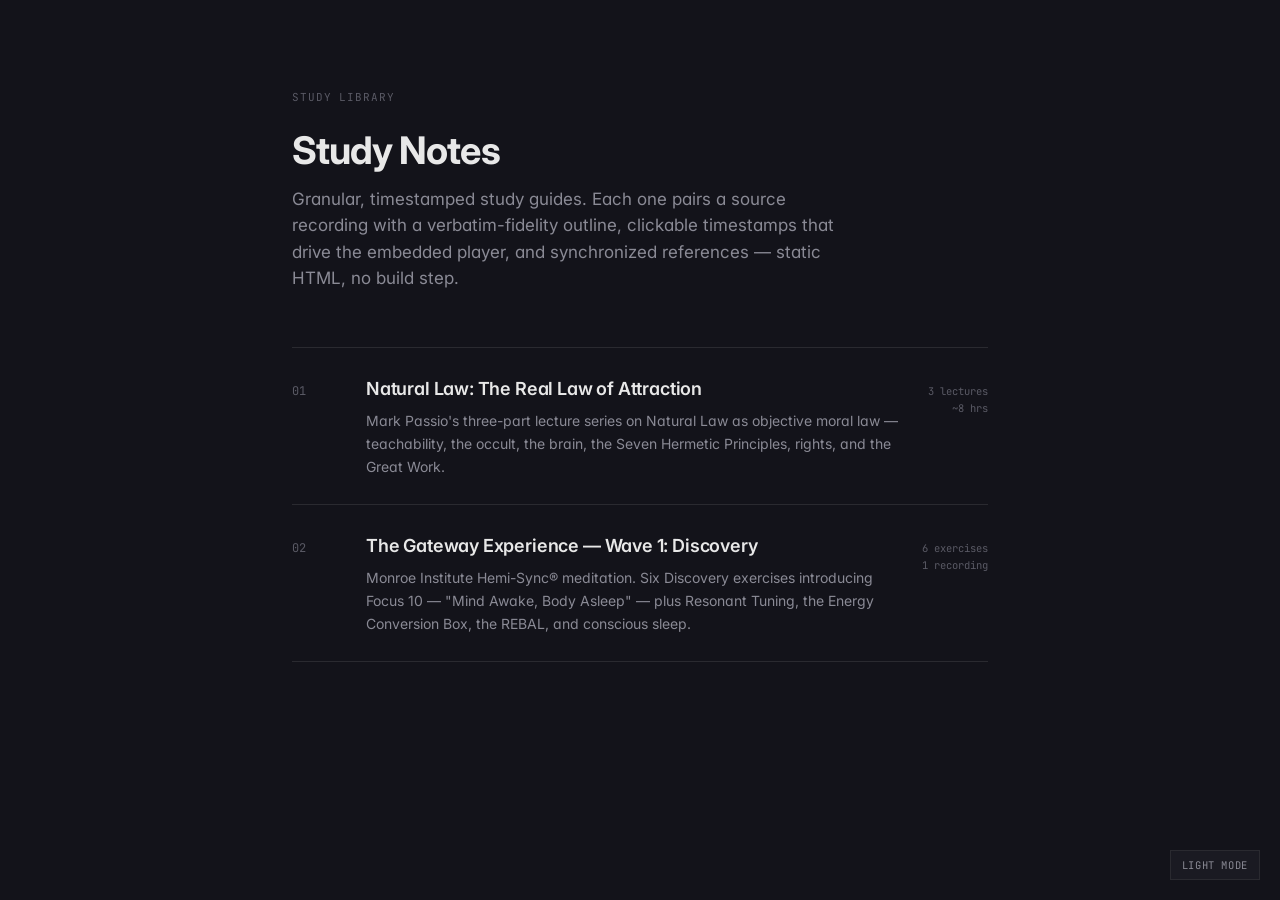
<file: index.html>
<!DOCTYPE html>
<html lang="en" data-theme="dark">
<head>
  <meta charset="UTF-8">
  <meta name="viewport" content="width=device-width, initial-scale=1.0">
  <title>Study Notes</title>
  <link rel="stylesheet" href="assets/css/main.css">
</head>
<body>
  <div class="index-page">
    <header class="index-hero">
      <div class="doc-eyebrow" style="margin-bottom: 24px;">Study Library</div>
      <h1>Study Notes</h1>
      <p>
        Granular, timestamped study guides. Each one pairs a source recording with a
        verbatim-fidelity outline, clickable timestamps that drive the embedded player,
        and synchronized references — static HTML, no build step.
      </p>
    </header>

    <!--
      STUDY LIBRARY
      Each study is a self-contained folder (see _TEMPLATE/ for the skeleton).
      To add a study: copy _TEMPLATE/ to a new folder, fill it in, then paste one
      <a class="lecture-card"> block below. Keep the running number in .num.
    -->
    <nav class="lecture-list">

      <a class="lecture-card" href="natural-law/index.html">
        <span class="num">01</span>
        <div>
          <div class="lecture-title">Natural Law: The Real Law of Attraction</div>
          <p class="lecture-sub">Mark Passio's three-part lecture series on Natural Law as objective moral law — teachability, the occult, the brain, the Seven Hermetic Principles, rights, and the Great Work.</p>
        </div>
        <div class="lecture-meta">3 lectures<br>~8 hrs</div>
      </a>

      <a class="lecture-card" href="gateway/index.html">
        <span class="num">02</span>
        <div>
          <div class="lecture-title">The Gateway Experience — Wave 1: Discovery</div>
          <p class="lecture-sub">Monroe Institute Hemi-Sync® meditation. Six Discovery exercises introducing Focus 10 — "Mind Awake, Body Asleep" — plus Resonant Tuning, the Energy Conversion Box, the REBAL, and conscious sleep.</p>
        </div>
        <div class="lecture-meta">6 exercises<br>1 recording</div>
      </a>

    </nav>
  </div>
  <button class="theme-toggle">LIGHT MODE</button>
  <script>
    const saved = localStorage.getItem('theme');
    if (saved) document.documentElement.dataset.theme = saved;
    const btn = document.querySelector('.theme-toggle');
    btn.textContent = document.documentElement.dataset.theme === 'light' ? 'DARK MODE' : 'LIGHT MODE';
    btn.addEventListener('click', () => {
      const cur = document.documentElement.dataset.theme;
      const next = cur === 'light' ? 'dark' : 'light';
      document.documentElement.dataset.theme = next;
      localStorage.setItem('theme', next);
      btn.textContent = next === 'light' ? 'DARK MODE' : 'LIGHT MODE';
    });
  </script>
</body>
</html>
</file>
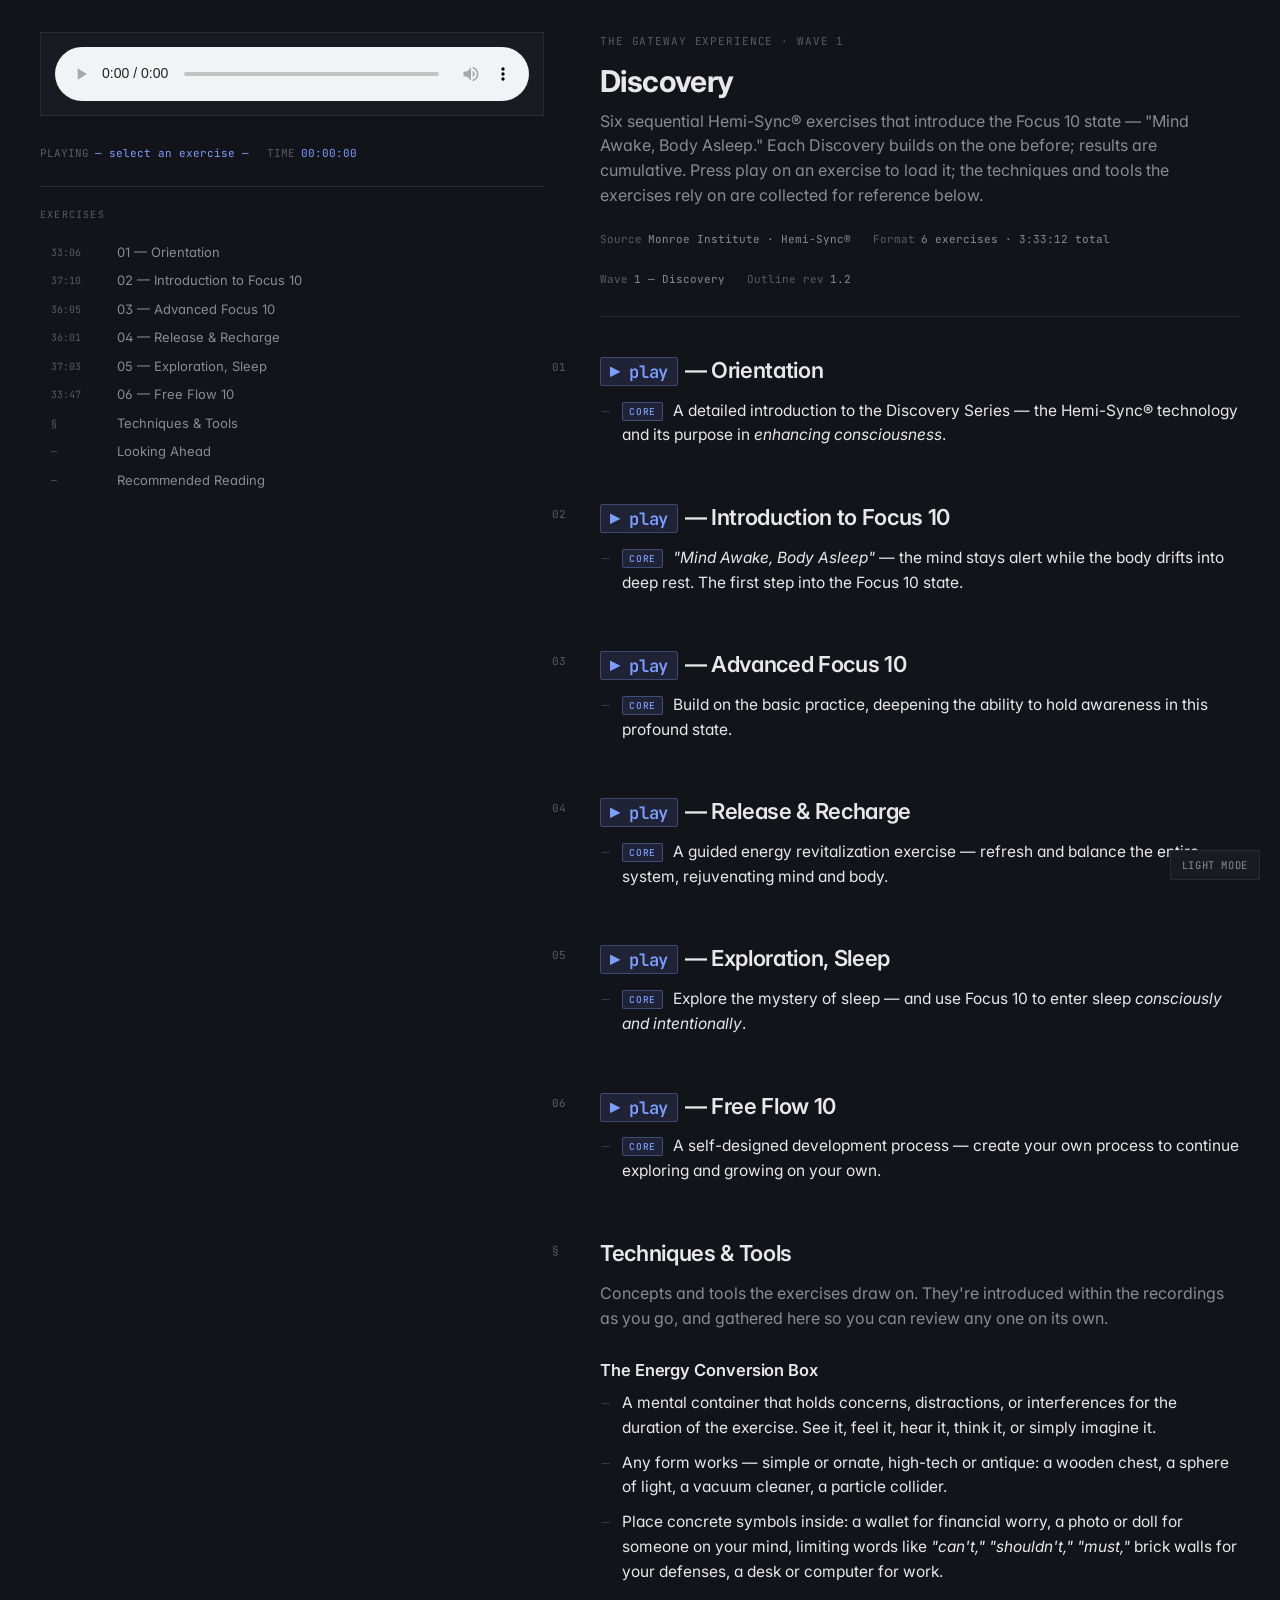
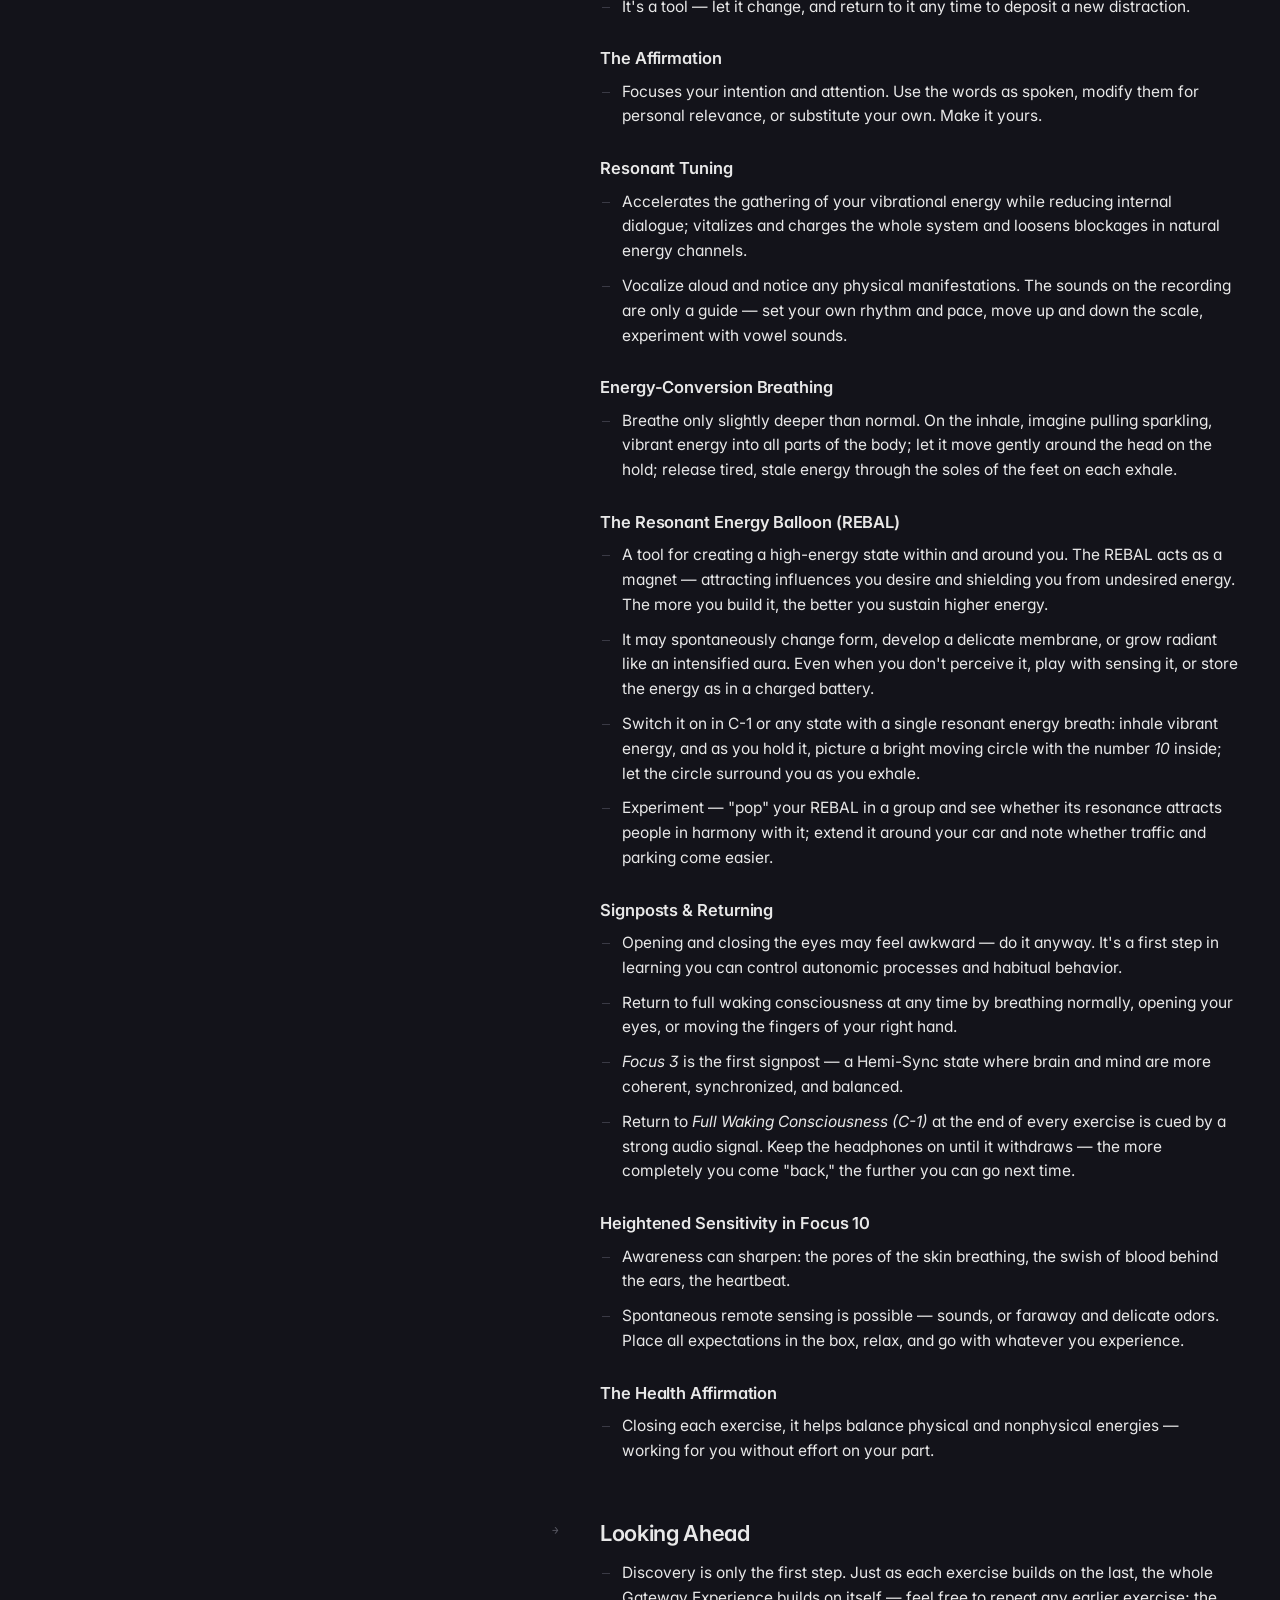
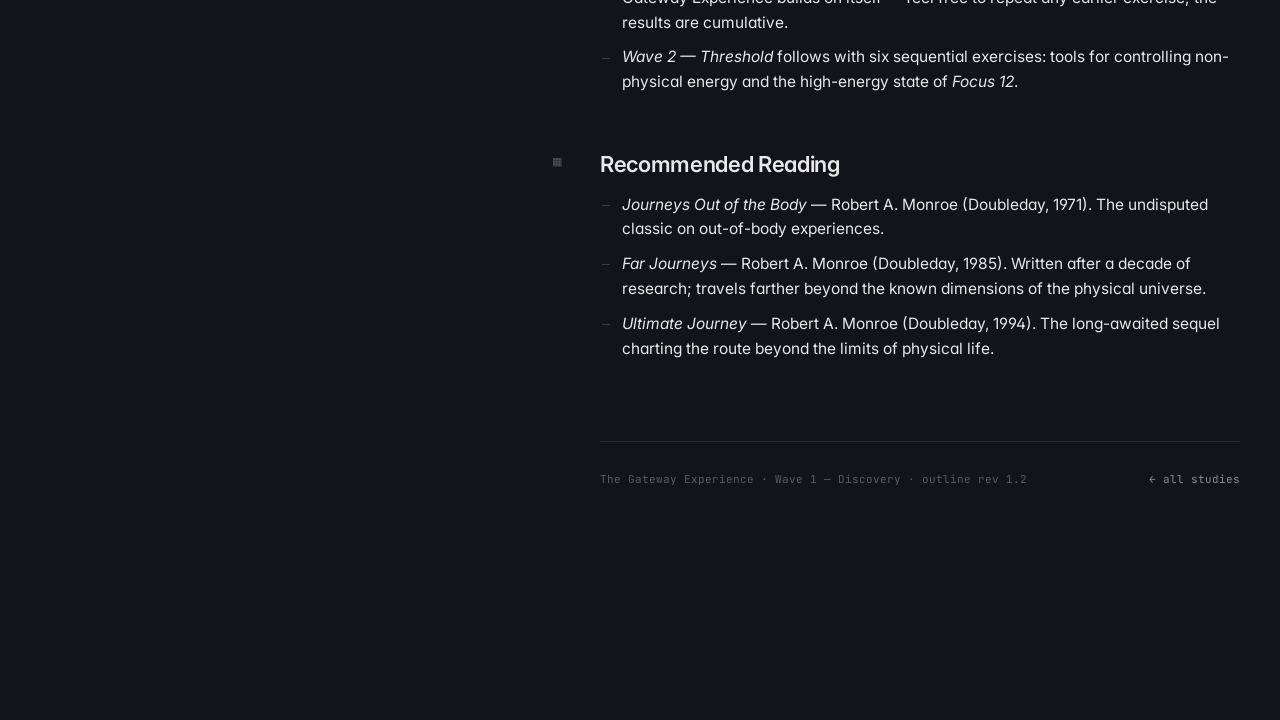
<file: gateway/index.html>
<!DOCTYPE html>
<html lang="en" data-theme="dark">
<head>
  <meta charset="UTF-8">
  <meta name="viewport" content="width=device-width, initial-scale=1.0">
  <title>The Gateway Experience · Wave 1 — Discovery</title>
  <link rel="stylesheet" href="../assets/css/main.css">
  <style>
    /* Audio player overrides for this study (self-hosted audio, no video box) */
    .player-wrap.audio {
      aspect-ratio: auto;
      background: var(--bg-elevated);
      display: flex;
      align-items: center;
      padding: 14px;
    }
    .player-wrap.audio audio { width: 100%; }
    .track {
      font-family: var(--font-mono);
      font-size: 0.78em;
      color: var(--accent);
      text-decoration: none;
      padding: 2px 9px;
      margin-right: 2px;
      border: 1px solid rgba(123, 158, 255, 0.3);
      border-radius: 2px;
      cursor: pointer;
      background: var(--accent-glow);
      white-space: nowrap;
      transition: background 0.12s var(--ease), color 0.12s var(--ease);
    }
    .track:hover { background: rgba(123, 158, 255, 0.24); }
    .track.playing { background: var(--accent); color: var(--bg); }
    .player-meta .now-track { color: var(--accent); }
  </style>
</head>
<body data-lecture="gateway" data-asset-base="../">

<div class="study-layout">

  <!-- ============ LEFT: STICKY AUDIO + TOC ============ -->
  <aside class="left-col">
    <div class="player-wrap audio">
      <audio id="media-player" controls preload="none"></audio>
    </div>
    <div class="player-meta">
      <span><span class="label">PLAYING</span><span class="now-track">— select an exercise —</span></span>
      <span><span class="label">TIME</span><span class="now-playing">00:00:00</span></span>
    </div>

    <div class="toc-panel">
      <div class="toc-label">Exercises</div>
      <nav class="toc">
        <ul>
          <li><a href="#sec-01"><span class="toc-ts">33:06</span>01 — Orientation</a></li>
          <li><a href="#sec-02"><span class="toc-ts">37:10</span>02 — Introduction to Focus 10</a></li>
          <li><a href="#sec-03"><span class="toc-ts">36:05</span>03 — Advanced Focus 10</a></li>
          <li><a href="#sec-04"><span class="toc-ts">36:01</span>04 — Release &amp; Recharge</a></li>
          <li><a href="#sec-05"><span class="toc-ts">37:03</span>05 — Exploration, Sleep</a></li>
          <li><a href="#sec-06"><span class="toc-ts">33:47</span>06 — Free Flow 10</a></li>
          <li><a href="#sec-tools"><span class="toc-ts">§</span>Techniques &amp; Tools</a></li>
          <li><a href="#sec-ahead"><span class="toc-ts">—</span>Looking Ahead</a></li>
          <li><a href="#sec-reading"><span class="toc-ts">—</span>Recommended Reading</a></li>
        </ul>
      </nav>
    </div>
  </aside>

  <!-- ============ RIGHT: OUTLINE ============ -->
  <main class="right-col">

    <header class="doc-header">
      <div class="doc-eyebrow">The Gateway Experience · Wave 1</div>
      <h1 class="doc-title">Discovery</h1>
      <p class="doc-subtitle">
        Six sequential Hemi-Sync® exercises that introduce the Focus 10 state —
        "Mind Awake, Body Asleep." Each Discovery builds on the one before; results
        are cumulative. Press play on an exercise to load it; the techniques and
        tools the exercises rely on are collected for reference below.
      </p>
      <div class="doc-meta">
        <div><span class="k">Source</span><span>Monroe Institute · Hemi-Sync®</span></div>
        <div><span class="k">Format</span><span>6 exercises · 3:33:12 total</span></div>
        <div><span class="k">Wave</span><span>1 — Discovery</span></div>
        <div><span class="k">Outline rev</span><span>1.2</span></div>
      </div>
    </header>

    <article class="outline">

      <!-- ============================================================
           THE SIX EXERCISES  (each loads its own audio file)
           ============================================================ -->

      <h2 id="sec-01"><span class="section-num">01</span><a class="track" data-src="../assets/audio/gateway/01-orientation.mp3" data-title="01 — Orientation">▶ play</a> — Orientation</h2>
      <ul>
        <li><span class="tag core">CORE</span>A detailed introduction to the Discovery Series — the Hemi-Sync® technology and its purpose in <span class="power">enhancing consciousness</span>.</li>
      </ul>

      <h2 id="sec-02"><span class="section-num">02</span><a class="track" data-src="../assets/audio/gateway/02-introduction-to-focus-10.mp3" data-title="02 — Introduction to Focus 10">▶ play</a> — Introduction to Focus 10</h2>
      <ul>
        <li><span class="tag core">CORE</span><span class="power">"Mind Awake, Body Asleep"</span> — the mind stays alert while the body drifts into deep rest. The first step into the Focus 10 state.</li>
      </ul>

      <h2 id="sec-03"><span class="section-num">03</span><a class="track" data-src="../assets/audio/gateway/03-advanced-focus-10.mp3" data-title="03 — Advanced Focus 10">▶ play</a> — Advanced Focus 10</h2>
      <ul>
        <li><span class="tag core">CORE</span>Build on the basic practice, deepening the ability to hold awareness in this profound state.</li>
      </ul>

      <h2 id="sec-04"><span class="section-num">04</span><a class="track" data-src="../assets/audio/gateway/04-release-and-recharge.mp3" data-title="04 — Release &amp; Recharge">▶ play</a> — Release &amp; Recharge</h2>
      <ul>
        <li><span class="tag core">CORE</span>A guided energy revitalization exercise — refresh and balance the entire system, rejuvenating mind and body.</li>
      </ul>

      <h2 id="sec-05"><span class="section-num">05</span><a class="track" data-src="../assets/audio/gateway/05-exploration-sleep.mp3" data-title="05 — Exploration, Sleep">▶ play</a> — Exploration, Sleep</h2>
      <ul>
        <li><span class="tag core">CORE</span>Explore the mystery of sleep — and use Focus 10 to enter sleep <span class="power">consciously and intentionally</span>.</li>
      </ul>

      <h2 id="sec-06"><span class="section-num">06</span><a class="track" data-src="../assets/audio/gateway/06-free-flow-10.mp3" data-title="06 — Free Flow 10">▶ play</a> — Free Flow 10</h2>
      <ul>
        <li><span class="tag core">CORE</span>A self-designed development process — create your own process to continue exploring and growing on your own.</li>
      </ul>

      <!-- ============================================================
           TECHNIQUES & TOOLS  (reference)
           ============================================================ -->

      <h2 id="sec-tools"><span class="section-num">§</span>Techniques &amp; Tools</h2>
      <p class="doc-subtitle" style="margin: 0 0 8px;">
        Concepts and tools the exercises draw on. They're introduced within the
        recordings as you go, and gathered here so you can review any one on its own.
      </p>

      <h3>The Energy Conversion Box</h3>
      <ul>
        <li>A mental container that holds concerns, distractions, or interferences for the duration of the exercise. See it, feel it, hear it, think it, or simply imagine it.</li>
        <li>Any form works — simple or ornate, high-tech or antique: a wooden chest, a sphere of light, a vacuum cleaner, a particle collider.</li>
        <li>Place concrete symbols inside: a wallet for financial worry, a photo or doll for someone on your mind, limiting words like <span class="power">"can't," "shouldn't," "must,"</span> brick walls for your defenses, a desk or computer for work.</li>
        <li>It's a tool — let it change, and return to it any time to deposit a new distraction.</li>
      </ul>

      <h3>The Affirmation</h3>
      <ul>
        <li>Focuses your intention and attention. Use the words as spoken, modify them for personal relevance, or substitute your own. Make it yours.</li>
      </ul>

      <h3>Resonant Tuning</h3>
      <ul>
        <li>Accelerates the gathering of your vibrational energy while reducing internal dialogue; vitalizes and charges the whole system and loosens blockages in natural energy channels.</li>
        <li>Vocalize aloud and notice any physical manifestations. The sounds on the recording are only a guide — set your own rhythm and pace, move up and down the scale, experiment with vowel sounds.</li>
      </ul>

      <h3>Energy-Conversion Breathing</h3>
      <ul>
        <li>Breathe only slightly deeper than normal. On the inhale, imagine pulling sparkling, vibrant energy into all parts of the body; let it move gently around the head on the hold; release tired, stale energy through the soles of the feet on each exhale.</li>
      </ul>

      <h3>The Resonant Energy Balloon (REBAL)</h3>
      <ul>
        <li>A tool for creating a high-energy state within and around you. The REBAL acts as a magnet — attracting influences you desire and shielding you from undesired energy. The more you build it, the better you sustain higher energy.</li>
        <li>It may spontaneously change form, develop a delicate membrane, or grow radiant like an intensified aura. Even when you don't perceive it, play with sensing it, or store the energy as in a charged battery.</li>
        <li>Switch it on in C-1 or any state with a single resonant energy breath: inhale vibrant energy, and as you hold it, picture a bright moving circle with the number <span class="power">10</span> inside; let the circle surround you as you exhale.</li>
        <li>Experiment — "pop" your REBAL in a group and see whether its resonance attracts people in harmony with it; extend it around your car and note whether traffic and parking come easier.</li>
      </ul>

      <h3>Signposts &amp; Returning</h3>
      <ul>
        <li>Opening and closing the eyes may feel awkward — do it anyway. It's a first step in learning you can control autonomic processes and habitual behavior.</li>
        <li>Return to full waking consciousness at any time by breathing normally, opening your eyes, or moving the fingers of your right hand.</li>
        <li><span class="power">Focus 3</span> is the first signpost — a Hemi-Sync state where brain and mind are more coherent, synchronized, and balanced.</li>
        <li>Return to <span class="power">Full Waking Consciousness (C-1)</span> at the end of every exercise is cued by a strong audio signal. Keep the headphones on until it withdraws — the more completely you come "back," the further you can go next time.</li>
      </ul>

      <h3>Heightened Sensitivity in Focus 10</h3>
      <ul>
        <li>Awareness can sharpen: the pores of the skin breathing, the swish of blood behind the ears, the heartbeat.</li>
        <li>Spontaneous remote sensing is possible — sounds, or faraway and delicate odors. Place all expectations in the box, relax, and go with whatever you experience.</li>
      </ul>

      <h3>The Health Affirmation</h3>
      <ul>
        <li>Closing each exercise, it helps balance physical and nonphysical energies — working for you without effort on your part.</li>
      </ul>

      <!-- ============================================================
           LOOKING AHEAD  (reference)
           ============================================================ -->

      <h2 id="sec-ahead"><span class="section-num">→</span>Looking Ahead</h2>
      <ul>
        <li>Discovery is only the first step. Just as each exercise builds on the last, the whole Gateway Experience builds on itself — feel free to repeat any earlier exercise; the results are cumulative.</li>
        <li><span class="power">Wave 2 — Threshold</span> follows with six sequential exercises: tools for controlling non-physical energy and the high-energy state of <span class="power">Focus 12</span>.</li>
      </ul>

      <!-- ============================================================
           RECOMMENDED READING  (reference)
           ============================================================ -->

      <h2 id="sec-reading"><span class="section-num">▦</span>Recommended Reading</h2>
      <ul>
        <li><span class="power">Journeys Out of the Body</span> — Robert A. Monroe (Doubleday, 1971). The undisputed classic on out-of-body experiences.</li>
        <li><span class="power">Far Journeys</span> — Robert A. Monroe (Doubleday, 1985). Written after a decade of research; travels farther beyond the known dimensions of the physical universe.</li>
        <li><span class="power">Ultimate Journey</span> — Robert A. Monroe (Doubleday, 1994). The long-awaited sequel charting the route beyond the limits of physical life.</li>
      </ul>

      <footer class="doc-footer">
        <span>The Gateway Experience · Wave 1 — Discovery · outline rev 1.2</span>
        <a href="../index.html">← all studies</a>
      </footer>
    </article>
  </main>

</div>

<button class="theme-toggle">LIGHT MODE</button>
<script src="../assets/js/player.js"></script>
</body>
</html>
</file>
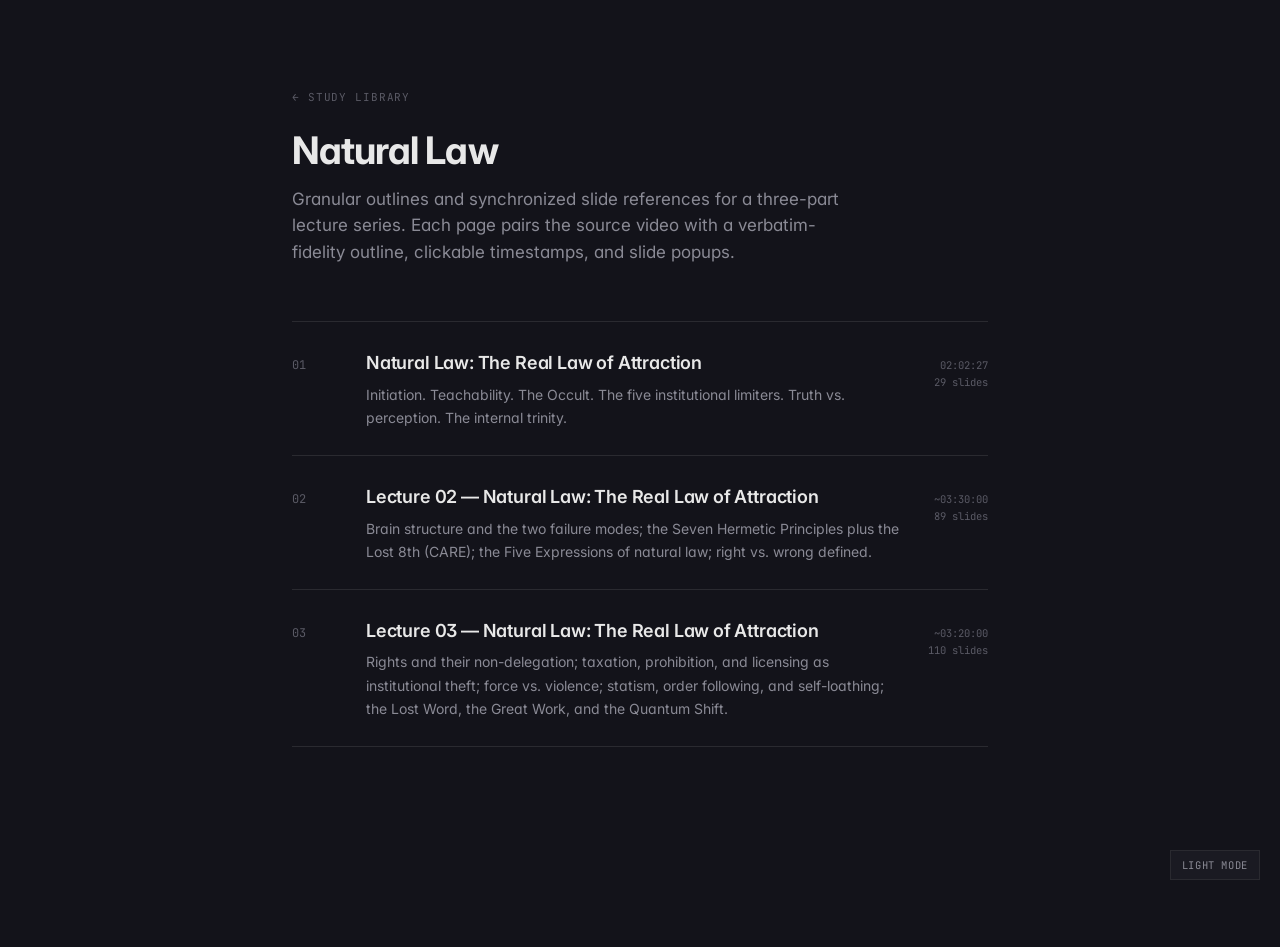
<file: natural-law/index.html>
<!DOCTYPE html>
<html lang="en" data-theme="dark">
<head>
  <meta charset="UTF-8">
  <meta name="viewport" content="width=device-width, initial-scale=1.0">
  <title>Natural Law — Study Notes</title>
  <link rel="stylesheet" href="../assets/css/main.css">
</head>
<body>
  <div class="index-page">
    <header class="index-hero">
      <div class="doc-eyebrow" style="margin-bottom: 24px;"><a href="../index.html" style="color: inherit; text-decoration: none;">← Study Library</a></div>
      <h1>Natural Law</h1>
      <p>
        Granular outlines and synchronized slide references for a three-part lecture
        series. Each page pairs the source video with a verbatim-fidelity outline,
        clickable timestamps, and slide popups.
      </p>
    </header>

    <nav class="lecture-list">
      <a class="lecture-card" href="lecture-01.html">
        <span class="num">01</span>
        <div>
          <div class="lecture-title">Natural Law: The Real Law of Attraction</div>
          <p class="lecture-sub">Initiation. Teachability. The Occult. The five institutional limiters. Truth vs. perception. The internal trinity.</p>
        </div>
        <div class="lecture-meta">02:02:27<br>29 slides</div>
      </a>
      <a class="lecture-card" href="lecture-02.html">
        <span class="num">02</span>
        <div>
          <div class="lecture-title">Lecture 02 — Natural Law: The Real Law of Attraction</div>
          <p class="lecture-sub">Brain structure and the two failure modes; the Seven Hermetic Principles plus the Lost 8th (CARE); the Five Expressions of natural law; right vs. wrong defined.</p>
        </div>
        <div class="lecture-meta">~03:30:00<br>89 slides</div>
      </a>
      <a class="lecture-card" href="lecture-03.html">
        <span class="num">03</span>
        <div>
          <div class="lecture-title">Lecture 03 — Natural Law: The Real Law of Attraction</div>
          <p class="lecture-sub">Rights and their non-delegation; taxation, prohibition, and licensing as institutional theft; force vs. violence; statism, order following, and self-loathing; the Lost Word, the Great Work, and the Quantum Shift.</p>
        </div>
        <div class="lecture-meta">~03:20:00<br>110 slides</div>
      </a>
    </nav>
  </div>
  <button class="theme-toggle">LIGHT MODE</button>
  <script>
    const saved = localStorage.getItem('theme');
    if (saved) document.documentElement.dataset.theme = saved;
    const btn = document.querySelector('.theme-toggle');
    btn.textContent = document.documentElement.dataset.theme === 'light' ? 'DARK MODE' : 'LIGHT MODE';
    btn.addEventListener('click', () => {
      const cur = document.documentElement.dataset.theme;
      const next = cur === 'light' ? 'dark' : 'light';
      document.documentElement.dataset.theme = next;
      localStorage.setItem('theme', next);
      btn.textContent = next === 'light' ? 'DARK MODE' : 'LIGHT MODE';
    });
  </script>
</body>
</html>
</file>
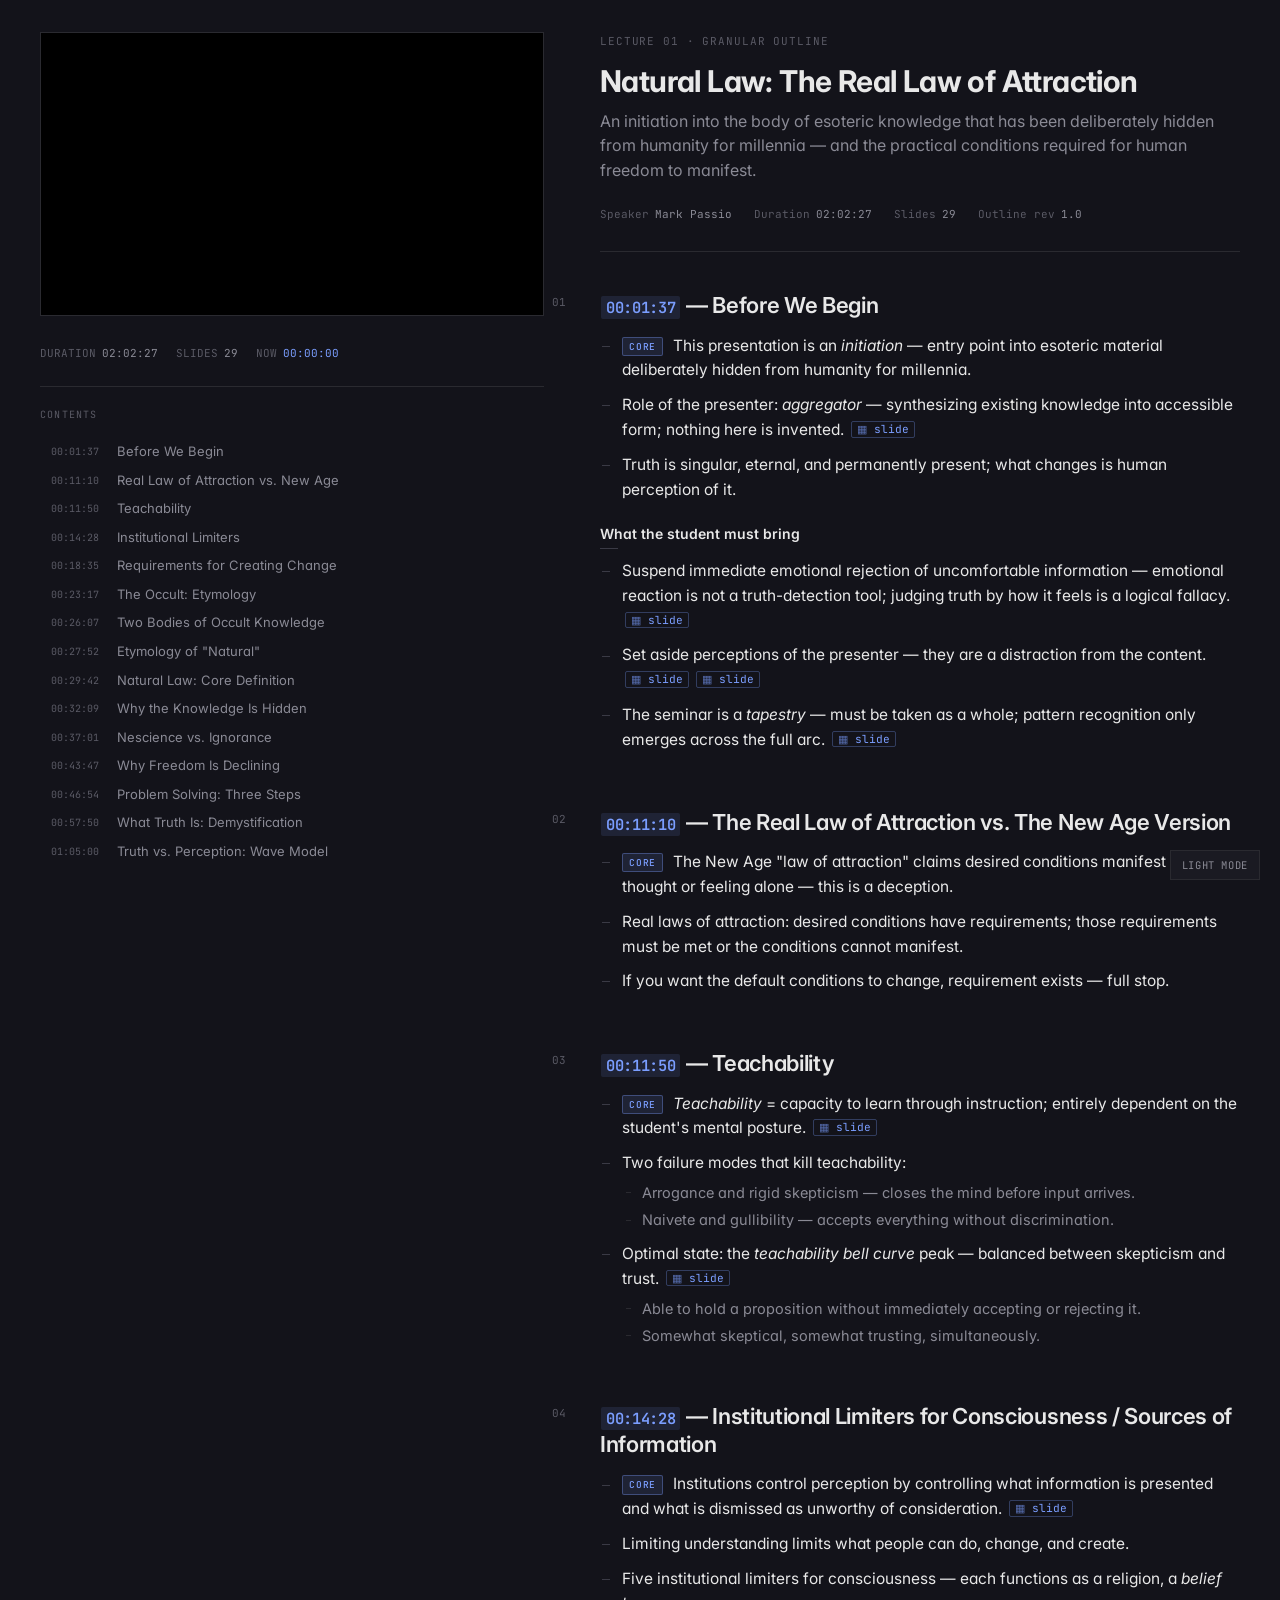
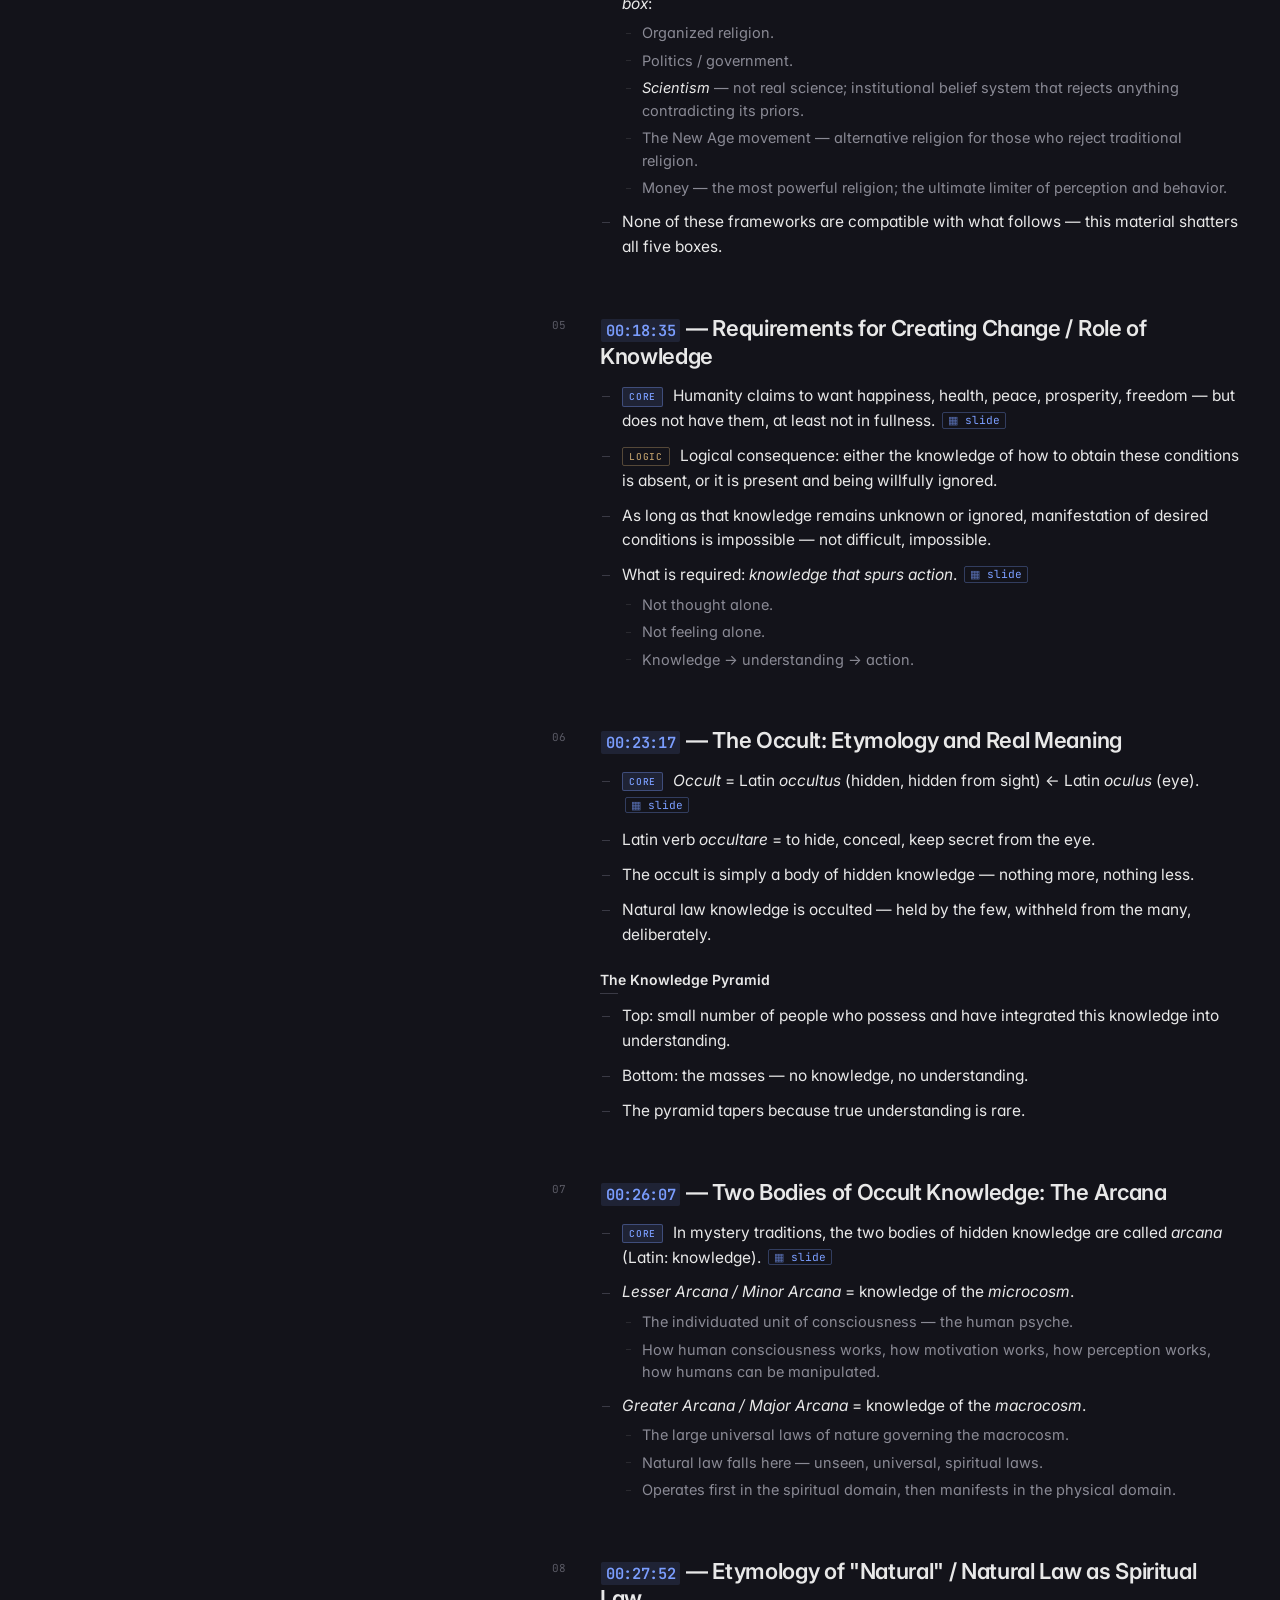
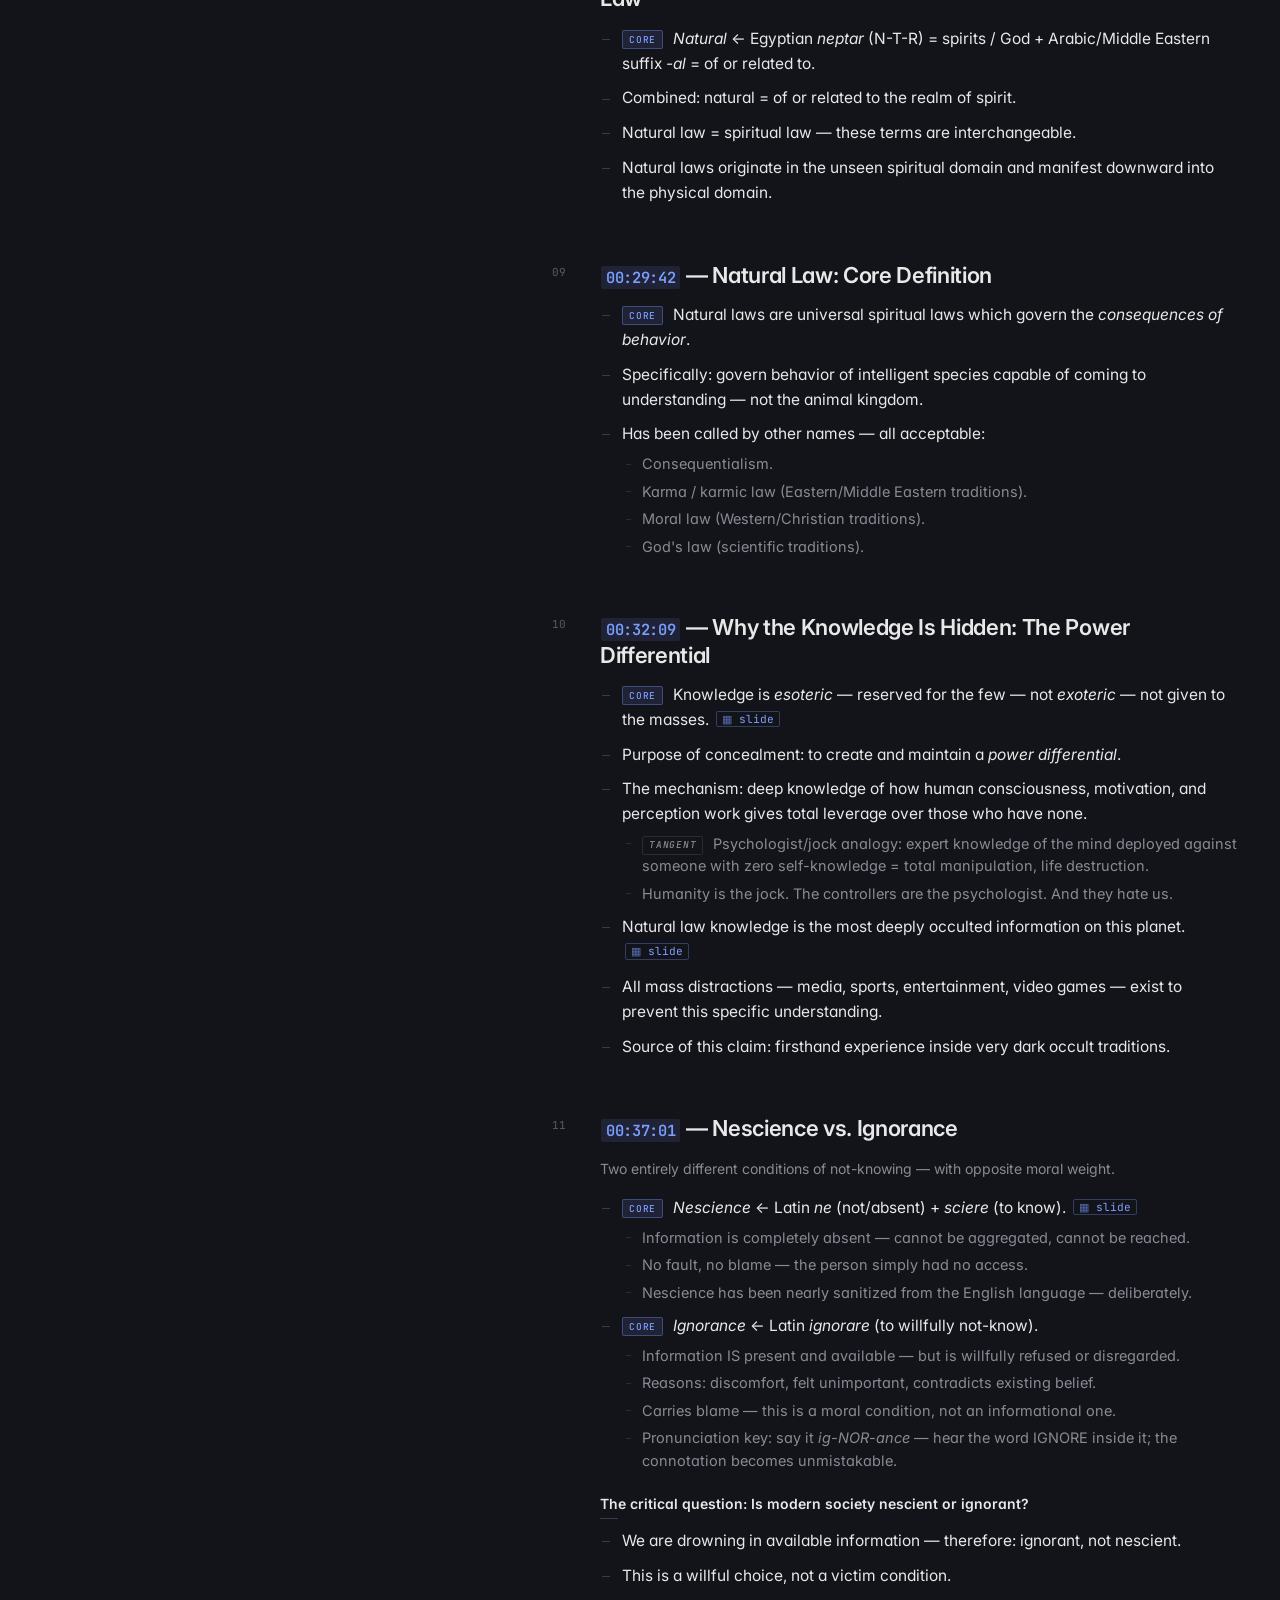
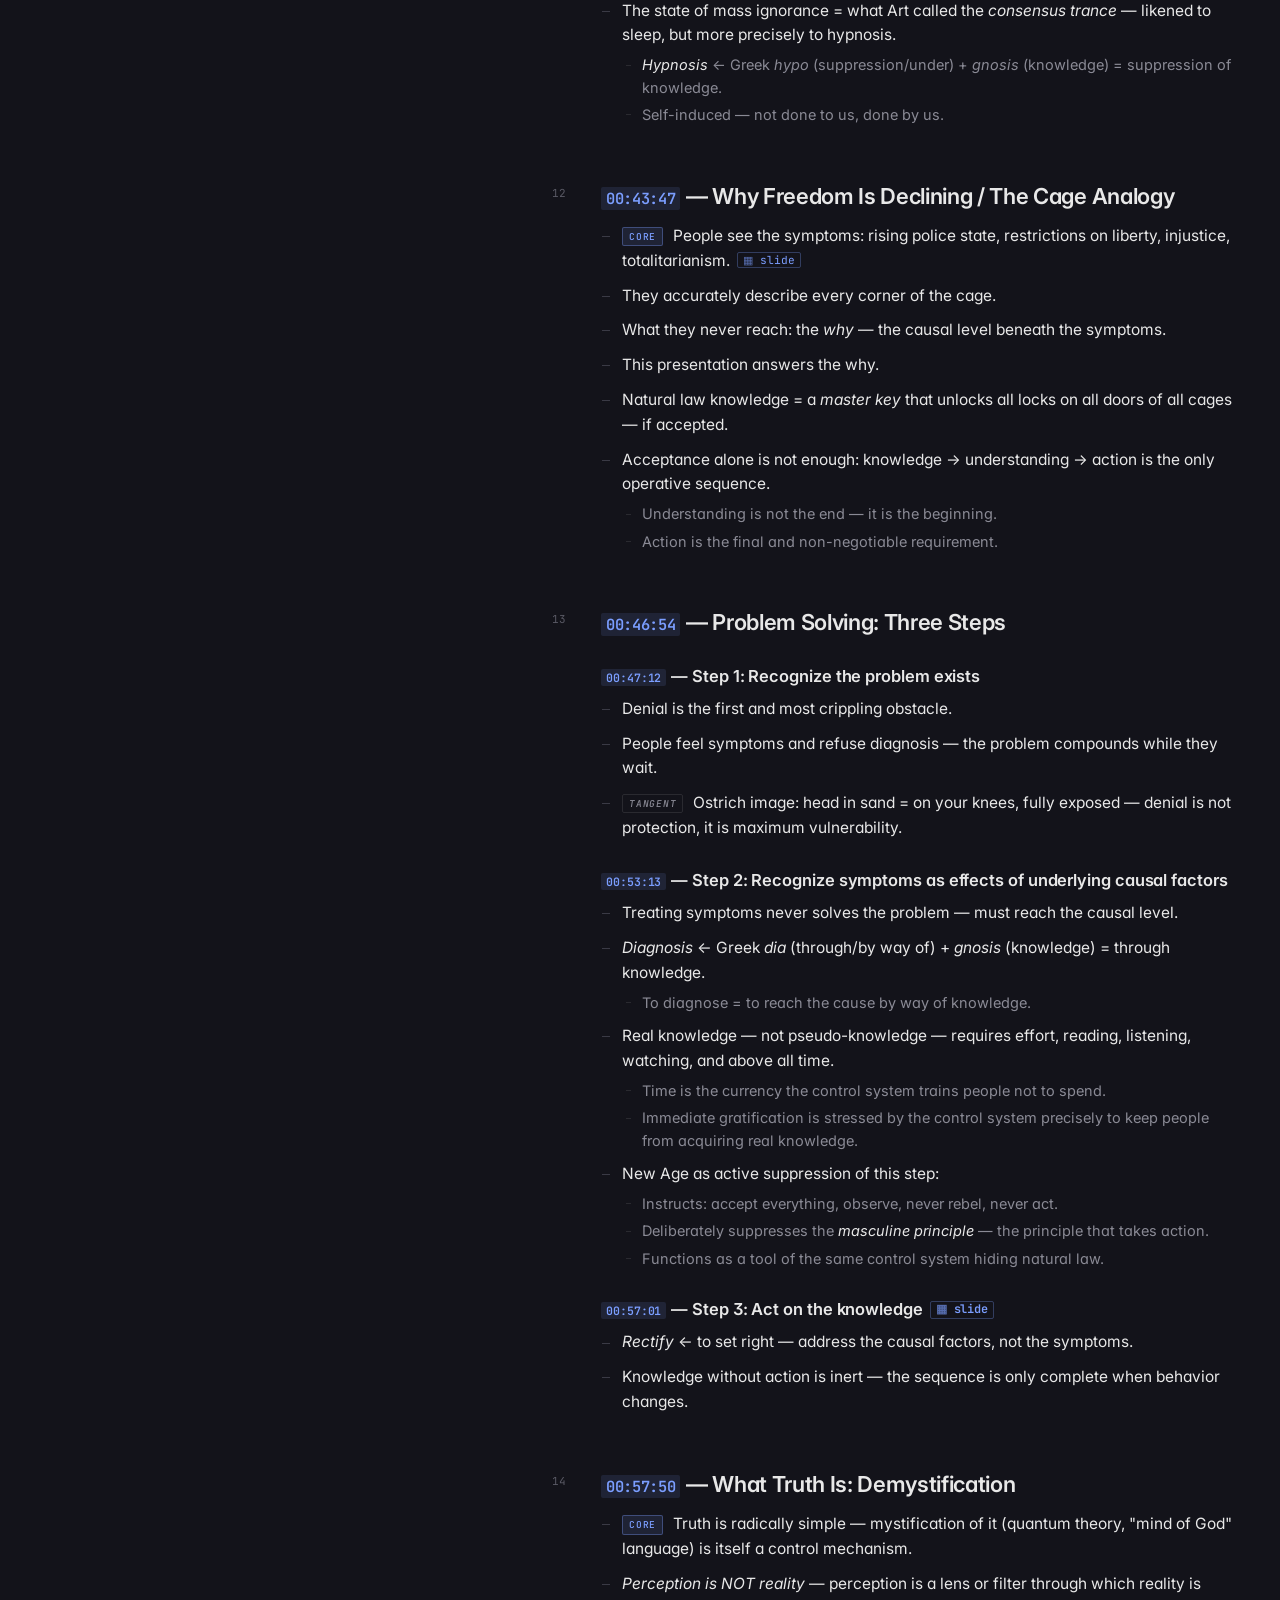
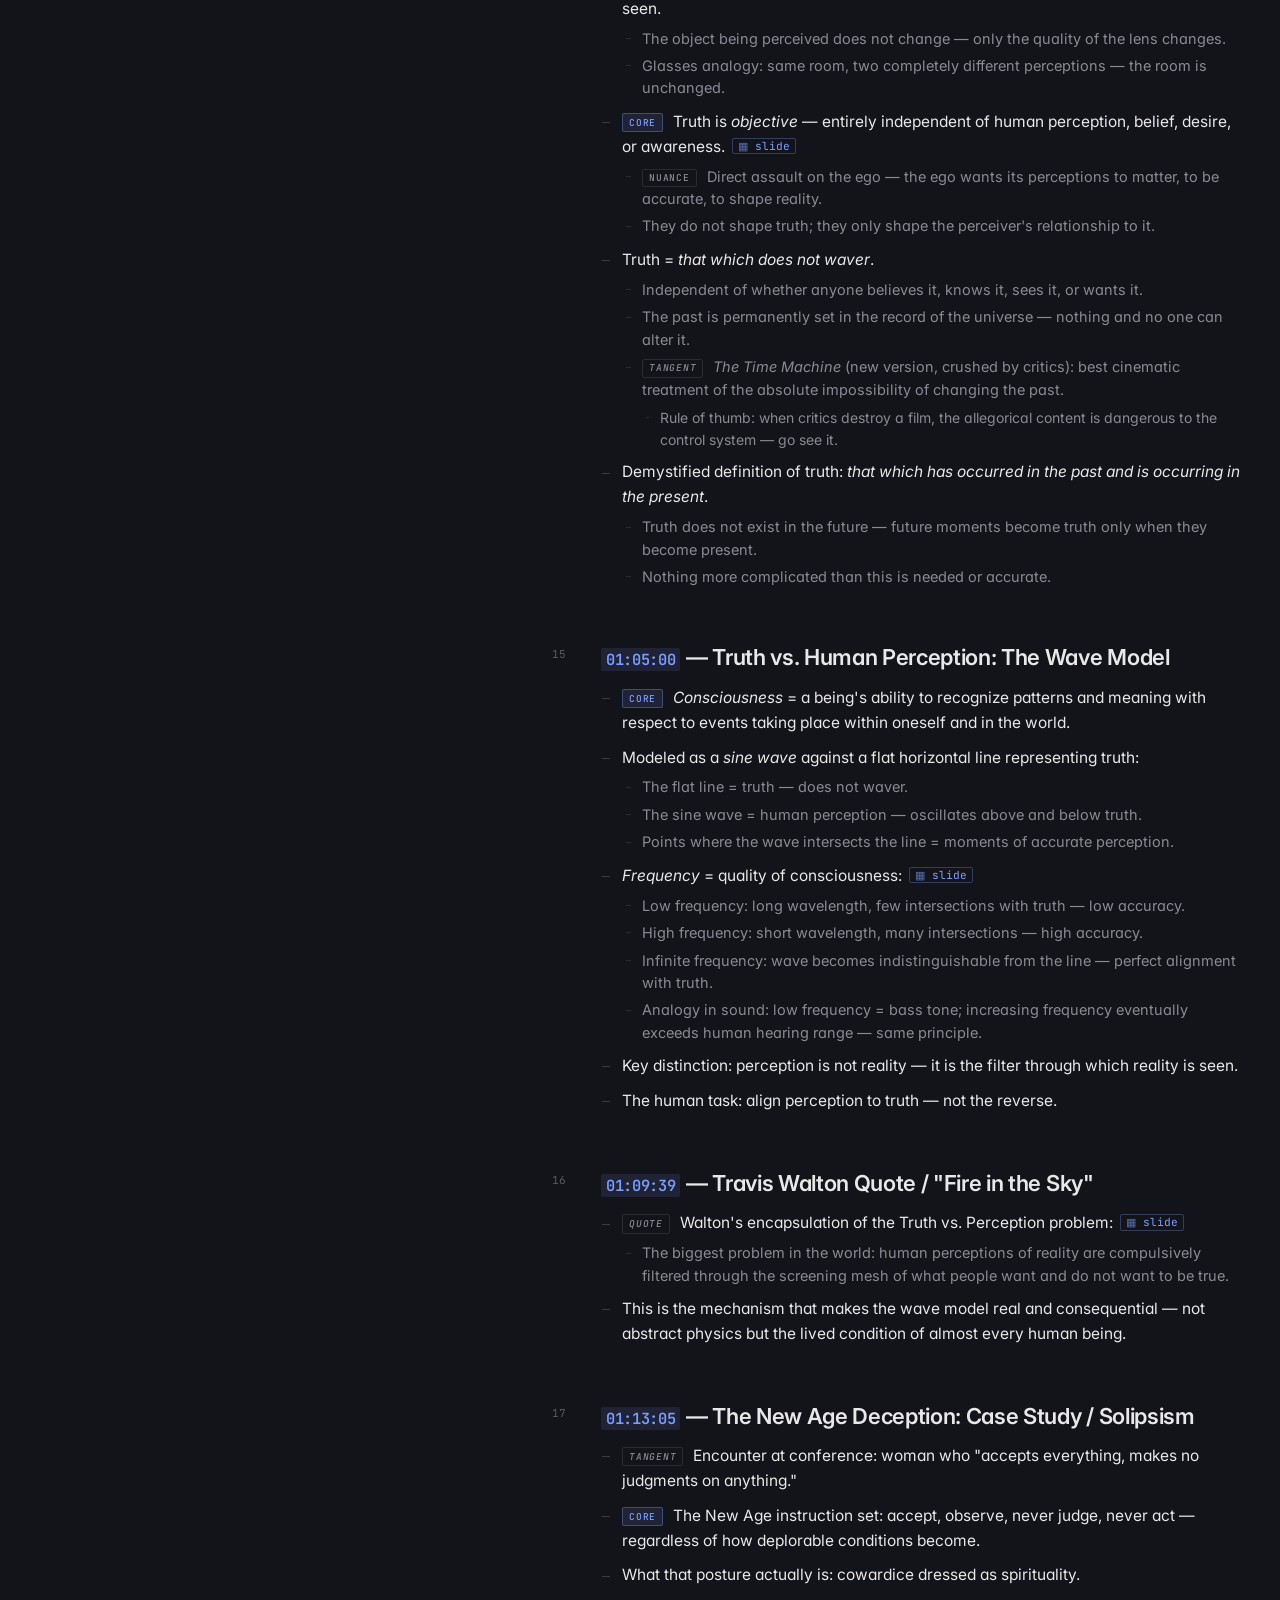
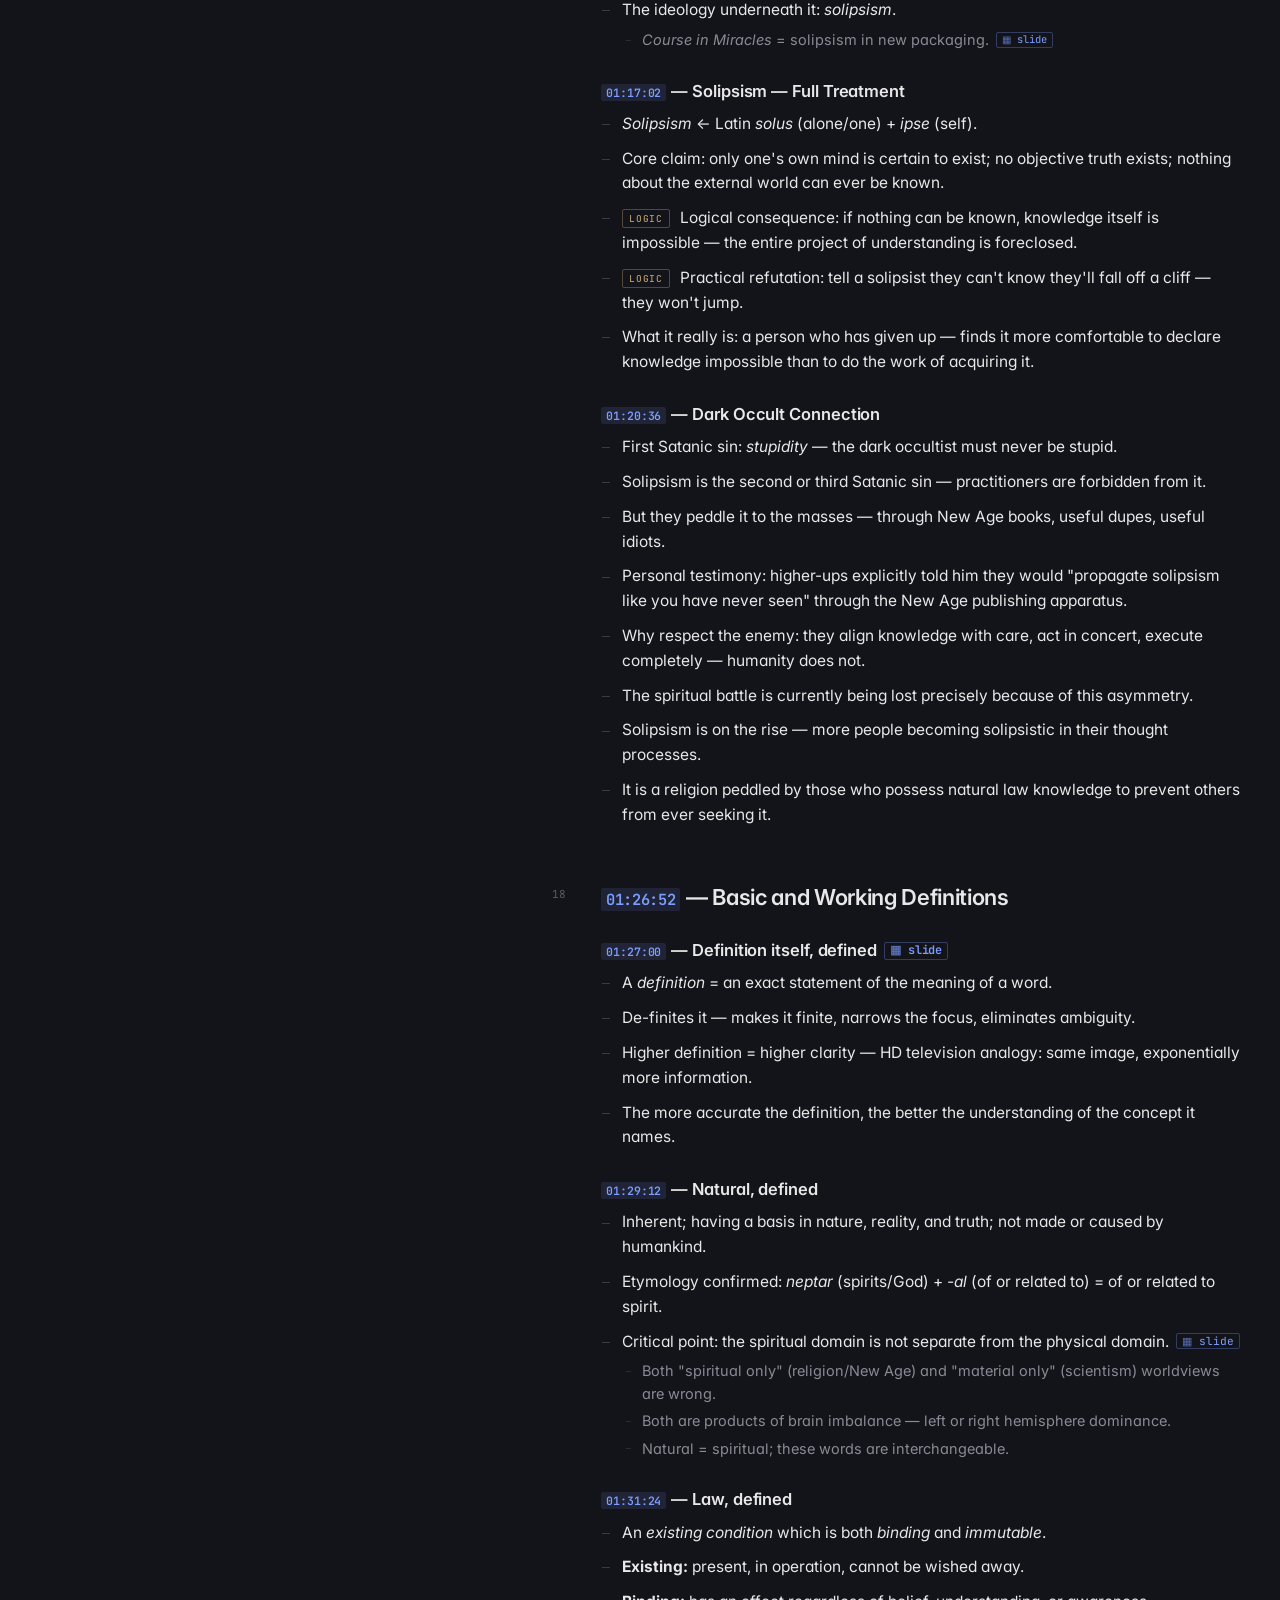
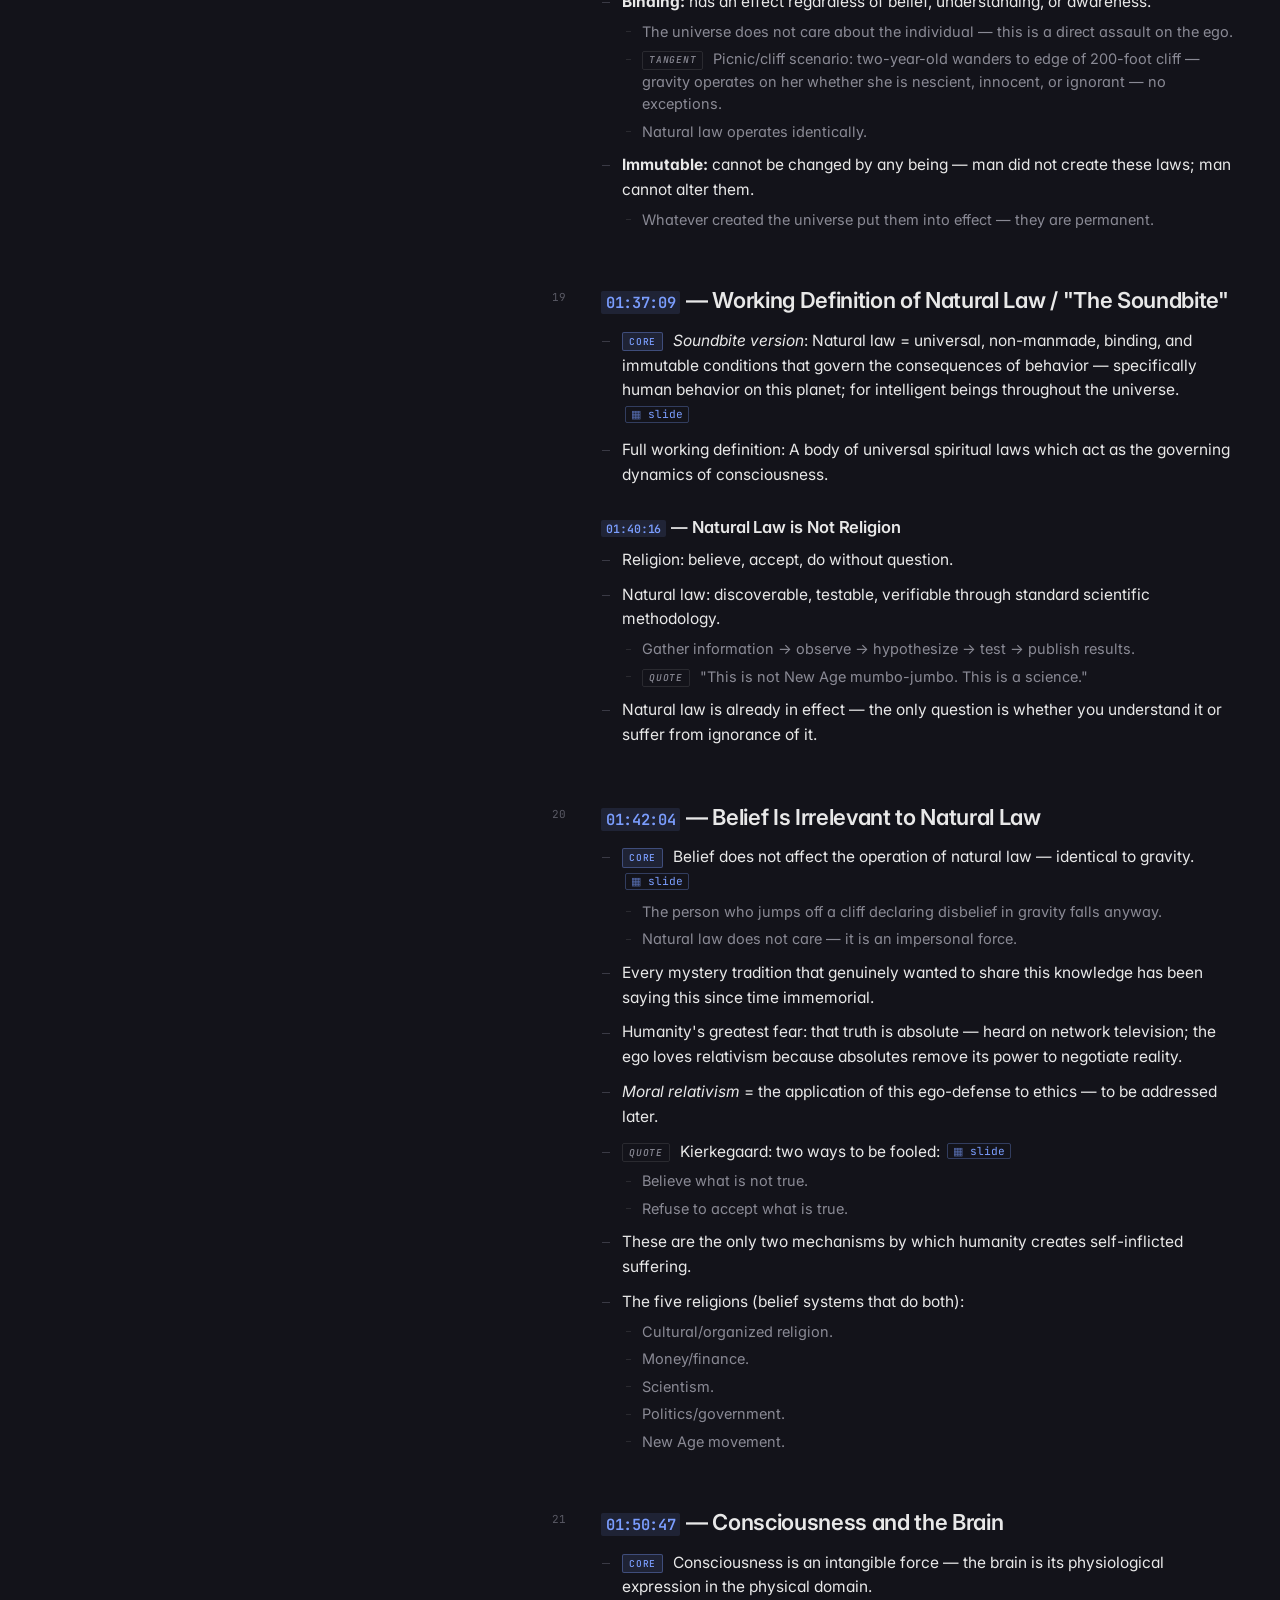
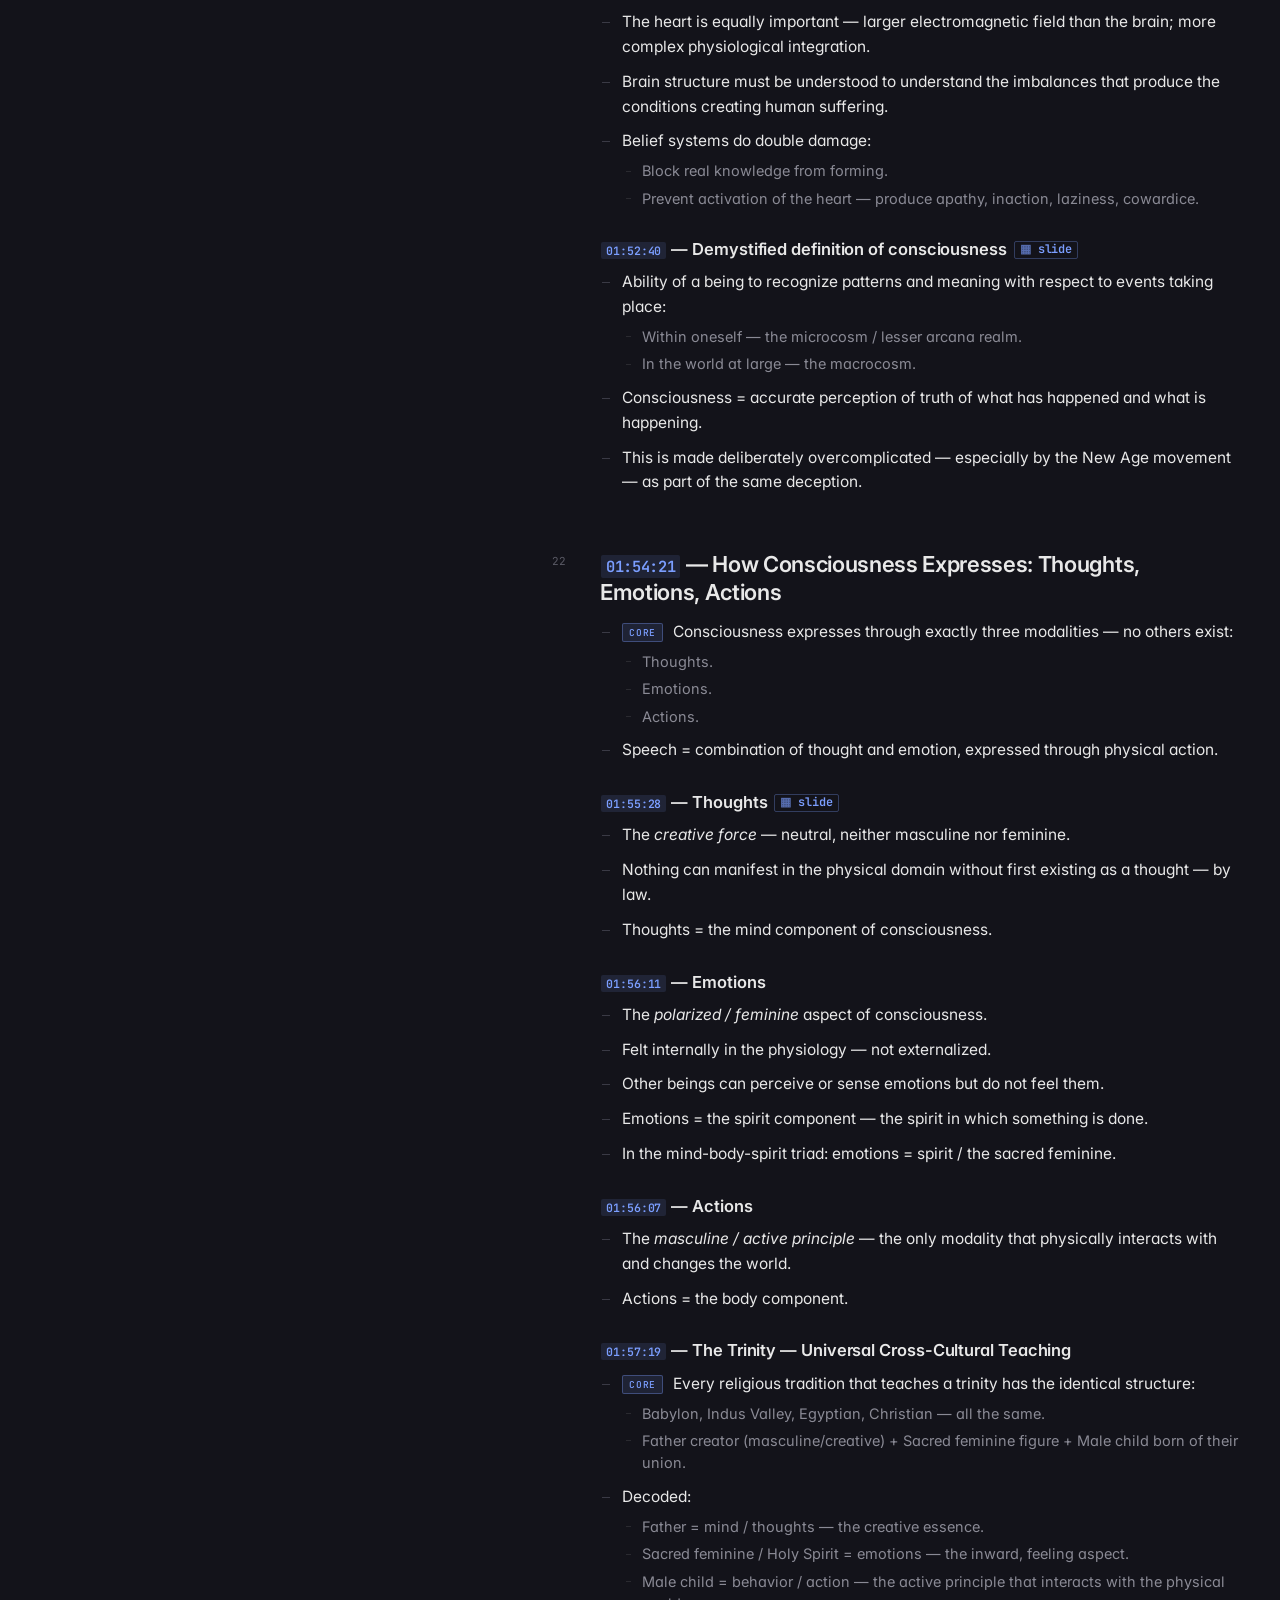
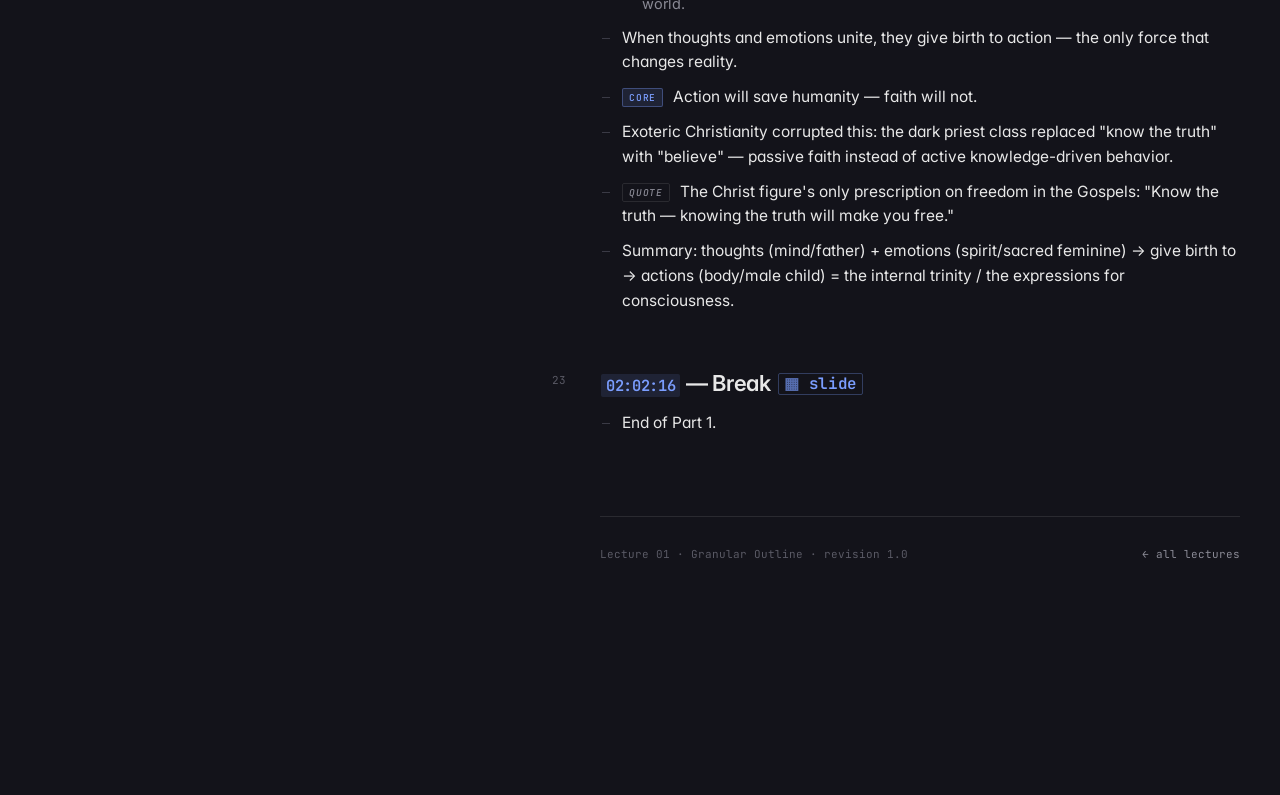
<file: lecture-01.html>
<!DOCTYPE html>
<html lang="en" data-theme="dark">
<head>
  <meta charset="UTF-8">
  <meta name="viewport" content="width=device-width, initial-scale=1.0">
  <title>Lecture 01 — Natural Law: The Real Law of Attraction</title>
  <link rel="stylesheet" href="assets/css/main.css">
</head>
<body data-lecture="lecture-01">

<div class="study-layout">

  <!-- ============ LEFT: STICKY VIDEO + TOC ============ -->
  <aside class="left-col">
    <div class="player-wrap">
      <iframe
        id="yt-player"
        src="https://www.youtube.com/embed/ASUHN3gNxWo?enablejsapi=1&rel=0"
        title="Lecture 01"
        frameborder="0"
        allow="accelerometer; autoplay; clipboard-write; encrypted-media; gyroscope; picture-in-picture"
        allowfullscreen></iframe>
    </div>
    <div class="player-meta">
      <span><span class="label">DURATION</span><span>02:02:27</span></span>
      <span><span class="label">SLIDES</span><span>29</span></span>
      <span><span class="label">NOW</span><span class="now-playing">00:00:00</span></span>
    </div>

    <div class="toc-panel">
      <div class="toc-label">Contents</div>
      <nav class="toc">
        <ul>
          <li><a href="#sec-01"><span class="toc-ts">00:01:37</span>Before We Begin</a></li>
          <li><a href="#sec-02"><span class="toc-ts">00:11:10</span>Real Law of Attraction vs. New Age</a></li>
          <li><a href="#sec-03"><span class="toc-ts">00:11:50</span>Teachability</a></li>
          <li><a href="#sec-04"><span class="toc-ts">00:14:28</span>Institutional Limiters</a></li>
          <li><a href="#sec-05"><span class="toc-ts">00:18:35</span>Requirements for Creating Change</a></li>
          <li><a href="#sec-06"><span class="toc-ts">00:23:17</span>The Occult: Etymology</a></li>
          <li><a href="#sec-07"><span class="toc-ts">00:26:07</span>Two Bodies of Occult Knowledge</a></li>
          <li><a href="#sec-08"><span class="toc-ts">00:27:52</span>Etymology of "Natural"</a></li>
          <li><a href="#sec-09"><span class="toc-ts">00:29:42</span>Natural Law: Core Definition</a></li>
          <li><a href="#sec-10"><span class="toc-ts">00:32:09</span>Why the Knowledge Is Hidden</a></li>
          <li><a href="#sec-11"><span class="toc-ts">00:37:01</span>Nescience vs. Ignorance</a></li>
          <li><a href="#sec-12"><span class="toc-ts">00:43:47</span>Why Freedom Is Declining</a></li>
          <li><a href="#sec-13"><span class="toc-ts">00:46:54</span>Problem Solving: Three Steps</a></li>
          <li><a href="#sec-14"><span class="toc-ts">00:57:50</span>What Truth Is: Demystification</a></li>
          <li><a href="#sec-15"><span class="toc-ts">01:05:00</span>Truth vs. Perception: Wave Model</a></li>
          <li><a href="#sec-16"><span class="toc-ts">01:09:39</span>Travis Walton Quote</a></li>
          <li><a href="#sec-17"><span class="toc-ts">01:13:05</span>New Age Deception / Solipsism</a></li>
          <li><a href="#sec-18"><span class="toc-ts">01:26:52</span>Basic and Working Definitions</a></li>
          <li><a href="#sec-19"><span class="toc-ts">01:37:09</span>Working Definition / The Soundbite</a></li>
          <li><a href="#sec-20"><span class="toc-ts">01:42:04</span>Belief Is Irrelevant</a></li>
          <li><a href="#sec-21"><span class="toc-ts">01:50:47</span>Consciousness and the Brain</a></li>
          <li><a href="#sec-22"><span class="toc-ts">01:54:21</span>How Consciousness Expresses</a></li>
          <li><a href="#sec-23"><span class="toc-ts">02:02:16</span>Break</a></li>
        </ul>
      </nav>
    </div>
  </aside>

  <!-- ============ RIGHT: OUTLINE ============ -->
  <main class="right-col">

    <header class="doc-header">
      <div class="doc-eyebrow">Lecture 01 · Granular Outline</div>
      <h1 class="doc-title">Natural Law: The Real Law of Attraction</h1>
      <p class="doc-subtitle">
        An initiation into the body of esoteric knowledge that has been deliberately
        hidden from humanity for millennia — and the practical conditions required
        for human freedom to manifest.
      </p>
      <div class="doc-meta">
        <div><span class="k">Speaker</span><span>Mark Passio</span></div>
        <div><span class="k">Duration</span><span>02:02:27</span></div>
        <div><span class="k">Slides</span><span>29</span></div>
        <div><span class="k">Outline rev</span><span>1.0</span></div>
      </div>
    </header>

    <article class="outline">

      <!-- ===== 01 — Before We Begin ===== -->
      <h2 id="sec-01"><span class="section-num">01</span><a class="ts" data-ts="00:01:37">00:01:37</a> — Before We Begin</h2>
      <ul>
        <li><span class="tag core">CORE</span>This presentation is an <span class="power">initiation</span> — entry point into esoteric material deliberately hidden from humanity for millennia.</li>
        <li>Role of the presenter: <span class="power">aggregator</span> — synthesizing existing knowledge into accessible form; nothing here is invented. <a class="slide-ref" data-ts="00:03:56">slide</a></li>
        <li>Truth is singular, eternal, and permanently present; what changes is human perception of it.</li>
      </ul>

      <h4>What the student must bring</h4>
      <ul>
        <li>Suspend immediate emotional rejection of uncomfortable information — emotional reaction is not a truth-detection tool; judging truth by how it feels is a logical fallacy. <a class="slide-ref" data-ts="00:04:44">slide</a></li>
        <li>Set aside perceptions of the presenter — they are a distraction from the content. <a class="slide-ref" data-ts="00:07:38">slide</a> <a class="slide-ref" data-ts="00:07:42">slide</a></li>
        <li>The seminar is a <span class="power">tapestry</span> — must be taken as a whole; pattern recognition only emerges across the full arc. <a class="slide-ref" data-ts="00:09:48">slide</a></li>
      </ul>

      <!-- ===== 02 — Real Law of Attraction vs. New Age ===== -->
      <h2 id="sec-02"><span class="section-num">02</span><a class="ts" data-ts="00:11:10">00:11:10</a> — The Real Law of Attraction vs. The New Age Version</h2>
      <ul>
        <li><span class="tag core">CORE</span>The New Age "law of attraction" claims desired conditions manifest through thought or feeling alone — this is a deception.</li>
        <li>Real laws of attraction: desired conditions have requirements; those requirements must be met or the conditions cannot manifest.</li>
        <li>If you want the default conditions to change, requirement exists — full stop.</li>
      </ul>

      <!-- ===== 03 — Teachability ===== -->
      <h2 id="sec-03"><span class="section-num">03</span><a class="ts" data-ts="00:11:50">00:11:50</a> — Teachability</h2>
      <ul>
        <li><span class="tag core">CORE</span><span class="power">Teachability</span> = capacity to learn through instruction; entirely dependent on the student's mental posture. <a class="slide-ref" data-ts="00:12:06">slide</a></li>
        <li>Two failure modes that kill teachability:
          <ul>
            <li>Arrogance and rigid skepticism — closes the mind before input arrives.</li>
            <li>Naivete and gullibility — accepts everything without discrimination.</li>
          </ul>
        </li>
        <li>Optimal state: the <span class="power">teachability bell curve</span> peak — balanced between skepticism and trust. <a class="slide-ref" data-ts="00:13:14">slide</a>
          <ul>
            <li>Able to hold a proposition without immediately accepting or rejecting it.</li>
            <li>Somewhat skeptical, somewhat trusting, simultaneously.</li>
          </ul>
        </li>
      </ul>

      <!-- ===== 04 — Institutional Limiters ===== -->
      <h2 id="sec-04"><span class="section-num">04</span><a class="ts" data-ts="00:14:28">00:14:28</a> — Institutional Limiters for Consciousness / Sources of Information</h2>
      <ul>
        <li><span class="tag core">CORE</span>Institutions control perception by controlling what information is presented and what is dismissed as unworthy of consideration. <a class="slide-ref" data-ts="00:14:44">slide</a></li>
        <li>Limiting understanding limits what people can do, change, and create.</li>
        <li>Five institutional limiters for consciousness — each functions as a religion, a <span class="power">belief box</span>:
          <ul>
            <li>Organized religion.</li>
            <li>Politics / government.</li>
            <li><span class="power">Scientism</span> — not real science; institutional belief system that rejects anything contradicting its priors.</li>
            <li>The New Age movement — alternative religion for those who reject traditional religion.</li>
            <li>Money — the most powerful religion; the ultimate limiter of perception and behavior.</li>
          </ul>
        </li>
        <li>None of these frameworks are compatible with what follows — this material shatters all five boxes.</li>
      </ul>

      <!-- ===== 05 — Requirements for Creating Change ===== -->
      <h2 id="sec-05"><span class="section-num">05</span><a class="ts" data-ts="00:18:35">00:18:35</a> — Requirements for Creating Change / Role of Knowledge</h2>
      <ul>
        <li><span class="tag core">CORE</span>Humanity claims to want happiness, health, peace, prosperity, freedom — but does not have them, at least not in fullness. <a class="slide-ref" data-ts="00:18:54">slide</a></li>
        <li><span class="tag logic">LOGIC</span>Logical consequence: either the knowledge of how to obtain these conditions is absent, or it is present and being willfully ignored.</li>
        <li>As long as that knowledge remains unknown or ignored, manifestation of desired conditions is impossible — not difficult, impossible.</li>
        <li>What is required: <span class="power">knowledge that spurs action</span>. <a class="slide-ref" data-ts="00:21:50">slide</a>
          <ul>
            <li>Not thought alone.</li>
            <li>Not feeling alone.</li>
            <li>Knowledge → understanding → action.</li>
          </ul>
        </li>
      </ul>

      <!-- ===== 06 — The Occult ===== -->
      <h2 id="sec-06"><span class="section-num">06</span><a class="ts" data-ts="00:23:17">00:23:17</a> — The Occult: Etymology and Real Meaning</h2>
      <ul>
        <li><span class="tag core">CORE</span><span class="power">Occult</span> = Latin <em>occultus</em> (hidden, hidden from sight) ← Latin <em>oculus</em> (eye). <a class="slide-ref" data-ts="00:24:08">slide</a></li>
        <li>Latin verb <em>occultare</em> = to hide, conceal, keep secret from the eye.</li>
        <li>The occult is simply a body of hidden knowledge — nothing more, nothing less.</li>
        <li>Natural law knowledge is occulted — held by the few, withheld from the many, deliberately.</li>
      </ul>

      <h4>The Knowledge Pyramid</h4>
      <ul>
        <li>Top: small number of people who possess and have integrated this knowledge into understanding.</li>
        <li>Bottom: the masses — no knowledge, no understanding.</li>
        <li>The pyramid tapers because true understanding is rare.</li>
      </ul>

      <!-- ===== 07 — Two Bodies of Occult Knowledge: The Arcana ===== -->
      <h2 id="sec-07"><span class="section-num">07</span><a class="ts" data-ts="00:26:07">00:26:07</a> — Two Bodies of Occult Knowledge: The Arcana</h2>
      <ul>
        <li><span class="tag core">CORE</span>In mystery traditions, the two bodies of hidden knowledge are called <span class="power">arcana</span> (Latin: knowledge). <a class="slide-ref" data-ts="00:26:10">slide</a></li>
        <li><span class="power">Lesser Arcana / Minor Arcana</span> = knowledge of the <span class="power">microcosm</span>.
          <ul>
            <li>The individuated unit of consciousness — the human psyche.</li>
            <li>How human consciousness works, how motivation works, how perception works, how humans can be manipulated.</li>
          </ul>
        </li>
        <li><span class="power">Greater Arcana / Major Arcana</span> = knowledge of the <span class="power">macrocosm</span>.
          <ul>
            <li>The large universal laws of nature governing the macrocosm.</li>
            <li>Natural law falls here — unseen, universal, spiritual laws.</li>
            <li>Operates first in the spiritual domain, then manifests in the physical domain.</li>
          </ul>
        </li>
      </ul>

      <!-- ===== 08 — Etymology of "Natural" ===== -->
      <h2 id="sec-08"><span class="section-num">08</span><a class="ts" data-ts="00:27:52">00:27:52</a> — Etymology of "Natural" / Natural Law as Spiritual Law</h2>
      <ul>
        <li><span class="tag core">CORE</span><span class="power">Natural</span> ← Egyptian <em>neptar</em> (N-T-R) = spirits / God + Arabic/Middle Eastern suffix <em>-al</em> = of or related to.</li>
        <li>Combined: natural = of or related to the realm of spirit.</li>
        <li>Natural law = spiritual law — these terms are interchangeable.</li>
        <li>Natural laws originate in the unseen spiritual domain and manifest downward into the physical domain.</li>
      </ul>

      <!-- ===== 09 — Natural Law: Core Definition ===== -->
      <h2 id="sec-09"><span class="section-num">09</span><a class="ts" data-ts="00:29:42">00:29:42</a> — Natural Law: Core Definition</h2>
      <ul>
        <li><span class="tag core">CORE</span>Natural laws are universal spiritual laws which govern the <span class="power">consequences of behavior</span>.</li>
        <li>Specifically: govern behavior of intelligent species capable of coming to understanding — not the animal kingdom.</li>
        <li>Has been called by other names — all acceptable:
          <ul>
            <li>Consequentialism.</li>
            <li>Karma / karmic law (Eastern/Middle Eastern traditions).</li>
            <li>Moral law (Western/Christian traditions).</li>
            <li>God's law (scientific traditions).</li>
          </ul>
        </li>
      </ul>

      <!-- ===== 10 — Why the Knowledge Is Hidden ===== -->
      <h2 id="sec-10"><span class="section-num">10</span><a class="ts" data-ts="00:32:09">00:32:09</a> — Why the Knowledge Is Hidden: The Power Differential</h2>
      <ul>
        <li><span class="tag core">CORE</span>Knowledge is <span class="power">esoteric</span> — reserved for the few — not <span class="power">exoteric</span> — not given to the masses. <a class="slide-ref" data-ts="00:32:34">slide</a></li>
        <li>Purpose of concealment: to create and maintain a <span class="power">power differential</span>.</li>
        <li>The mechanism: deep knowledge of how human consciousness, motivation, and perception work gives total leverage over those who have none.
          <ul>
            <li><span class="tag tangent">TANGENT</span>Psychologist/jock analogy: expert knowledge of the mind deployed against someone with zero self-knowledge = total manipulation, life destruction.</li>
            <li>Humanity is the jock. The controllers are the psychologist. And they hate us.</li>
          </ul>
        </li>
        <li>Natural law knowledge is the most deeply occulted information on this planet. <a class="slide-ref" data-ts="00:35:46">slide</a></li>
        <li>All mass distractions — media, sports, entertainment, video games — exist to prevent this specific understanding.</li>
        <li>Source of this claim: firsthand experience inside very dark occult traditions.</li>
      </ul>

      <!-- ===== 11 — Nescience vs. Ignorance ===== -->
      <h2 id="sec-11"><span class="section-num">11</span><a class="ts" data-ts="00:37:01">00:37:01</a> — Nescience vs. Ignorance</h2>
      <p style="font-size:14px;color:var(--text-muted);margin:8px 0 16px;">Two entirely different conditions of not-knowing — with opposite moral weight.</p>
      <ul>
        <li><span class="tag core">CORE</span><span class="power">Nescience</span> ← Latin <em>ne</em> (not/absent) + <em>sciere</em> (to know). <a class="slide-ref" data-ts="00:38:00">slide</a>
          <ul>
            <li>Information is completely absent — cannot be aggregated, cannot be reached.</li>
            <li>No fault, no blame — the person simply had no access.</li>
            <li>Nescience has been nearly sanitized from the English language — deliberately.</li>
          </ul>
        </li>
        <li><span class="tag core">CORE</span><span class="power">Ignorance</span> ← Latin <em>ignorare</em> (to willfully not-know).
          <ul>
            <li>Information IS present and available — but is willfully refused or disregarded.</li>
            <li>Reasons: discomfort, felt unimportant, contradicts existing belief.</li>
            <li>Carries blame — this is a moral condition, not an informational one.</li>
            <li>Pronunciation key: say it <em>ig-NOR-ance</em> — hear the word IGNORE inside it; the connotation becomes unmistakable.</li>
          </ul>
        </li>
      </ul>

      <h4>The critical question: Is modern society nescient or ignorant?</h4>
      <ul>
        <li>We are drowning in available information — therefore: ignorant, not nescient.</li>
        <li>This is a willful choice, not a victim condition.</li>
        <li>The state of mass ignorance = what Art called the <span class="power">consensus trance</span> — likened to sleep, but more precisely to hypnosis.
          <ul>
            <li><span class="power">Hypnosis</span> ← Greek <em>hypo</em> (suppression/under) + <em>gnosis</em> (knowledge) = suppression of knowledge.</li>
            <li>Self-induced — not done to us, done by us.</li>
          </ul>
        </li>
      </ul>

      <!-- ===== 12 — Why Freedom Is Declining / Cage Analogy ===== -->
      <h2 id="sec-12"><span class="section-num">12</span><a class="ts" data-ts="00:43:47">00:43:47</a> — Why Freedom Is Declining / The Cage Analogy</h2>
      <ul>
        <li><span class="tag core">CORE</span>People see the symptoms: rising police state, restrictions on liberty, injustice, totalitarianism. <a class="slide-ref" data-ts="00:44:18">slide</a></li>
        <li>They accurately describe every corner of the cage.</li>
        <li>What they never reach: the <span class="power">why</span> — the causal level beneath the symptoms.</li>
        <li>This presentation answers the why.</li>
        <li>Natural law knowledge = a <span class="power">master key</span> that unlocks all locks on all doors of all cages — if accepted.</li>
        <li>Acceptance alone is not enough: knowledge → understanding → action is the only operative sequence.
          <ul>
            <li>Understanding is not the end — it is the beginning.</li>
            <li>Action is the final and non-negotiable requirement.</li>
          </ul>
        </li>
      </ul>

      <!-- ===== 13 — Problem Solving: Three Steps ===== -->
      <h2 id="sec-13"><span class="section-num">13</span><a class="ts" data-ts="00:46:54">00:46:54</a> — Problem Solving: Three Steps</h2>

      <h3><a class="ts" data-ts="00:47:12">00:47:12</a> — Step 1: Recognize the problem exists</h3>
      <ul>
        <li>Denial is the first and most crippling obstacle.</li>
        <li>People feel symptoms and refuse diagnosis — the problem compounds while they wait.</li>
        <li><span class="tag tangent">TANGENT</span>Ostrich image: head in sand = on your knees, fully exposed — denial is not protection, it is maximum vulnerability.</li>
      </ul>

      <h3><a class="ts" data-ts="00:53:13">00:53:13</a> — Step 2: Recognize symptoms as effects of underlying causal factors</h3>
      <ul>
        <li>Treating symptoms never solves the problem — must reach the causal level.</li>
        <li><span class="power">Diagnosis</span> ← Greek <em>dia</em> (through/by way of) + <em>gnosis</em> (knowledge) = through knowledge.
          <ul>
            <li>To diagnose = to reach the cause by way of knowledge.</li>
          </ul>
        </li>
        <li>Real knowledge — not pseudo-knowledge — requires effort, reading, listening, watching, and above all time.
          <ul>
            <li>Time is the currency the control system trains people not to spend.</li>
            <li>Immediate gratification is stressed by the control system precisely to keep people from acquiring real knowledge.</li>
          </ul>
        </li>
        <li>New Age as active suppression of this step:
          <ul>
            <li>Instructs: accept everything, observe, never rebel, never act.</li>
            <li>Deliberately suppresses the <span class="power">masculine principle</span> — the principle that takes action.</li>
            <li>Functions as a tool of the same control system hiding natural law.</li>
          </ul>
        </li>
      </ul>

      <h3><a class="ts" data-ts="00:57:01">00:57:01</a> — Step 3: Act on the knowledge <a class="slide-ref" data-ts="00:57:12">slide</a></h3>
      <ul>
        <li><span class="power">Rectify</span> ← to set right — address the causal factors, not the symptoms.</li>
        <li>Knowledge without action is inert — the sequence is only complete when behavior changes.</li>
      </ul>

      <!-- ===== 14 — What Truth Is ===== -->
      <h2 id="sec-14"><span class="section-num">14</span><a class="ts" data-ts="00:57:50">00:57:50</a> — What Truth Is: Demystification</h2>
      <ul>
        <li><span class="tag core">CORE</span>Truth is radically simple — mystification of it (quantum theory, "mind of God" language) is itself a control mechanism.</li>
        <li><span class="power">Perception is NOT reality</span> — perception is a lens or filter through which reality is seen.
          <ul>
            <li>The object being perceived does not change — only the quality of the lens changes.</li>
            <li>Glasses analogy: same room, two completely different perceptions — the room is unchanged.</li>
          </ul>
        </li>
        <li><span class="tag core">CORE</span>Truth is <span class="power">objective</span> — entirely independent of human perception, belief, desire, or awareness. <a class="slide-ref" data-ts="00:59:28">slide</a>
          <ul>
            <li><span class="tag nuance">NUANCE</span>Direct assault on the ego — the ego wants its perceptions to matter, to be accurate, to shape reality.</li>
            <li>They do not shape truth; they only shape the perceiver's relationship to it.</li>
          </ul>
        </li>
        <li>Truth = <span class="power">that which does not waver</span>.
          <ul>
            <li>Independent of whether anyone believes it, knows it, sees it, or wants it.</li>
            <li>The past is permanently set in the record of the universe — nothing and no one can alter it.</li>
            <li><span class="tag tangent">TANGENT</span><em>The Time Machine</em> (new version, crushed by critics): best cinematic treatment of the absolute impossibility of changing the past.
              <ul>
                <li>Rule of thumb: when critics destroy a film, the allegorical content is dangerous to the control system — go see it.</li>
              </ul>
            </li>
          </ul>
        </li>
        <li>Demystified definition of truth: <em>that which has occurred in the past and is occurring in the present</em>.
          <ul>
            <li>Truth does not exist in the future — future moments become truth only when they become present.</li>
            <li>Nothing more complicated than this is needed or accurate.</li>
          </ul>
        </li>
      </ul>

      <!-- ===== 15 — Wave Model ===== -->
      <h2 id="sec-15"><span class="section-num">15</span><a class="ts" data-ts="01:05:00">01:05:00</a> — Truth vs. Human Perception: The Wave Model</h2>
      <ul>
        <li><span class="tag core">CORE</span><span class="power">Consciousness</span> = a being's ability to recognize patterns and meaning with respect to events taking place within oneself and in the world.</li>
        <li>Modeled as a <span class="power">sine wave</span> against a flat horizontal line representing truth:
          <ul>
            <li>The flat line = truth — does not waver.</li>
            <li>The sine wave = human perception — oscillates above and below truth.</li>
            <li>Points where the wave intersects the line = moments of accurate perception.</li>
          </ul>
        </li>
        <li><span class="power">Frequency</span> = quality of consciousness: <a class="slide-ref" data-ts="01:05:54">slide</a>
          <ul>
            <li>Low frequency: long wavelength, few intersections with truth — low accuracy.</li>
            <li>High frequency: short wavelength, many intersections — high accuracy.</li>
            <li>Infinite frequency: wave becomes indistinguishable from the line — perfect alignment with truth.</li>
            <li>Analogy in sound: low frequency = bass tone; increasing frequency eventually exceeds human hearing range — same principle.</li>
          </ul>
        </li>
        <li>Key distinction: perception is not reality — it is the filter through which reality is seen.</li>
        <li>The human task: align perception to truth — not the reverse.</li>
      </ul>

      <!-- ===== 16 — Travis Walton ===== -->
      <h2 id="sec-16"><span class="section-num">16</span><a class="ts" data-ts="01:09:39">01:09:39</a> — Travis Walton Quote / "Fire in the Sky"</h2>
      <ul>
        <li><span class="tag quote">QUOTE</span>Walton's encapsulation of the Truth vs. Perception problem: <a class="slide-ref" data-ts="01:09:46">slide</a>
          <ul>
            <li>The biggest problem in the world: human perceptions of reality are compulsively filtered through the screening mesh of what people want and do not want to be true.</li>
          </ul>
        </li>
        <li>This is the mechanism that makes the wave model real and consequential — not abstract physics but the lived condition of almost every human being.</li>
      </ul>

      <!-- ===== 17 — New Age Deception / Solipsism ===== -->
      <h2 id="sec-17"><span class="section-num">17</span><a class="ts" data-ts="01:13:05">01:13:05</a> — The New Age Deception: Case Study / Solipsism</h2>
      <ul>
        <li><span class="tag tangent">TANGENT</span>Encounter at conference: woman who "accepts everything, makes no judgments on anything."</li>
        <li><span class="tag core">CORE</span>The New Age instruction set: accept, observe, never judge, never act — regardless of how deplorable conditions become.</li>
        <li>What that posture actually is: cowardice dressed as spirituality.</li>
        <li>The ideology underneath it: <span class="power">solipsism</span>.
          <ul>
            <li><em>Course in Miracles</em> = solipsism in new packaging. <a class="slide-ref" data-ts="01:16:48">slide</a></li>
          </ul>
        </li>
      </ul>

      <h3><a class="ts" data-ts="01:17:02">01:17:02</a> — Solipsism — Full Treatment</h3>
      <ul>
        <li><span class="power">Solipsism</span> ← Latin <em>solus</em> (alone/one) + <em>ipse</em> (self).</li>
        <li>Core claim: only one's own mind is certain to exist; no objective truth exists; nothing about the external world can ever be known.</li>
        <li><span class="tag logic">LOGIC</span>Logical consequence: if nothing can be known, knowledge itself is impossible — the entire project of understanding is foreclosed.</li>
        <li><span class="tag logic">LOGIC</span>Practical refutation: tell a solipsist they can't know they'll fall off a cliff — they won't jump.</li>
        <li>What it really is: a person who has given up — finds it more comfortable to declare knowledge impossible than to do the work of acquiring it.</li>
      </ul>

      <h3><a class="ts" data-ts="01:20:36">01:20:36</a> — Dark Occult Connection</h3>
      <ul>
        <li>First Satanic sin: <span class="power">stupidity</span> — the dark occultist must never be stupid.</li>
        <li>Solipsism is the second or third Satanic sin — practitioners are forbidden from it.</li>
        <li>But they peddle it to the masses — through New Age books, useful dupes, useful idiots.</li>
        <li>Personal testimony: higher-ups explicitly told him they would "propagate solipsism like you have never seen" through the New Age publishing apparatus.</li>
        <li>Why respect the enemy: they align knowledge with care, act in concert, execute completely — humanity does not.</li>
        <li>The spiritual battle is currently being lost precisely because of this asymmetry.</li>
        <li>Solipsism is on the rise — more people becoming solipsistic in their thought processes.</li>
        <li>It is a religion peddled by those who possess natural law knowledge to prevent others from ever seeking it.</li>
      </ul>

      <!-- ===== 18 — Basic and Working Definitions ===== -->
      <h2 id="sec-18"><span class="section-num">18</span><a class="ts" data-ts="01:26:52">01:26:52</a> — Basic and Working Definitions</h2>

      <h3><a class="ts" data-ts="01:27:00">01:27:00</a> — Definition itself, defined <a class="slide-ref" data-ts="01:27:08">slide</a></h3>
      <ul>
        <li>A <span class="power">definition</span> = an exact statement of the meaning of a word.</li>
        <li>De-finites it — makes it finite, narrows the focus, eliminates ambiguity.</li>
        <li>Higher definition = higher clarity — HD television analogy: same image, exponentially more information.</li>
        <li>The more accurate the definition, the better the understanding of the concept it names.</li>
      </ul>

      <h3><a class="ts" data-ts="01:29:12">01:29:12</a> — Natural, defined</h3>
      <ul>
        <li>Inherent; having a basis in nature, reality, and truth; not made or caused by humankind.</li>
        <li>Etymology confirmed: <em>neptar</em> (spirits/God) + <em>-al</em> (of or related to) = of or related to spirit.</li>
        <li>Critical point: the spiritual domain is not separate from the physical domain. <a class="slide-ref" data-ts="01:30:14">slide</a>
          <ul>
            <li>Both "spiritual only" (religion/New Age) and "material only" (scientism) worldviews are wrong.</li>
            <li>Both are products of brain imbalance — left or right hemisphere dominance.</li>
            <li>Natural = spiritual; these words are interchangeable.</li>
          </ul>
        </li>
      </ul>

      <h3><a class="ts" data-ts="01:31:24">01:31:24</a> — Law, defined</h3>
      <ul>
        <li>An <span class="power">existing condition</span> which is both <span class="power">binding</span> and <span class="power">immutable</span>.</li>
        <li><strong>Existing:</strong> present, in operation, cannot be wished away.</li>
        <li><strong>Binding:</strong> has an effect regardless of belief, understanding, or awareness.
          <ul>
            <li>The universe does not care about the individual — this is a direct assault on the ego.</li>
            <li><span class="tag tangent">TANGENT</span>Picnic/cliff scenario: two-year-old wanders to edge of 200-foot cliff — gravity operates on her whether she is nescient, innocent, or ignorant — no exceptions.</li>
            <li>Natural law operates identically.</li>
          </ul>
        </li>
        <li><strong>Immutable:</strong> cannot be changed by any being — man did not create these laws; man cannot alter them.
          <ul>
            <li>Whatever created the universe put them into effect — they are permanent.</li>
          </ul>
        </li>
      </ul>

      <!-- ===== 19 — Working Definition / Soundbite ===== -->
      <h2 id="sec-19"><span class="section-num">19</span><a class="ts" data-ts="01:37:09">01:37:09</a> — Working Definition of Natural Law / "The Soundbite"</h2>
      <ul>
        <li><span class="tag core">CORE</span><span class="power">Soundbite version</span>: Natural law = universal, non-manmade, binding, and immutable conditions that govern the consequences of behavior — specifically human behavior on this planet; for intelligent beings throughout the universe. <a class="slide-ref" data-ts="01:39:38">slide</a></li>
        <li>Full working definition: A body of universal spiritual laws which act as the governing dynamics of consciousness.</li>
      </ul>

      <h3><a class="ts" data-ts="01:40:16">01:40:16</a> — Natural Law is Not Religion</h3>
      <ul>
        <li>Religion: believe, accept, do without question.</li>
        <li>Natural law: discoverable, testable, verifiable through standard scientific methodology.
          <ul>
            <li>Gather information → observe → hypothesize → test → publish results.</li>
            <li><span class="tag quote">QUOTE</span>"This is not New Age mumbo-jumbo. This is a science."</li>
          </ul>
        </li>
        <li>Natural law is already in effect — the only question is whether you understand it or suffer from ignorance of it.</li>
      </ul>

      <!-- ===== 20 — Belief Is Irrelevant ===== -->
      <h2 id="sec-20"><span class="section-num">20</span><a class="ts" data-ts="01:42:04">01:42:04</a> — Belief Is Irrelevant to Natural Law</h2>
      <ul>
        <li><span class="tag core">CORE</span>Belief does not affect the operation of natural law — identical to gravity. <a class="slide-ref" data-ts="01:48:18">slide</a>
          <ul>
            <li>The person who jumps off a cliff declaring disbelief in gravity falls anyway.</li>
            <li>Natural law does not care — it is an impersonal force.</li>
          </ul>
        </li>
        <li>Every mystery tradition that genuinely wanted to share this knowledge has been saying this since time immemorial.</li>
        <li>Humanity's greatest fear: that truth is absolute — heard on network television; the ego loves relativism because absolutes remove its power to negotiate reality.</li>
        <li><span class="power">Moral relativism</span> = the application of this ego-defense to ethics — to be addressed later.</li>
        <li><span class="tag quote">QUOTE</span>Kierkegaard: two ways to be fooled: <a class="slide-ref" data-ts="01:49:06">slide</a>
          <ul>
            <li>Believe what is not true.</li>
            <li>Refuse to accept what is true.</li>
          </ul>
        </li>
        <li>These are the only two mechanisms by which humanity creates self-inflicted suffering.</li>
        <li>The five religions (belief systems that do both):
          <ul>
            <li>Cultural/organized religion.</li>
            <li>Money/finance.</li>
            <li>Scientism.</li>
            <li>Politics/government.</li>
            <li>New Age movement.</li>
          </ul>
        </li>
      </ul>

      <!-- ===== 21 — Consciousness and the Brain ===== -->
      <h2 id="sec-21"><span class="section-num">21</span><a class="ts" data-ts="01:50:47">01:50:47</a> — Consciousness and the Brain</h2>
      <ul>
        <li><span class="tag core">CORE</span>Consciousness is an intangible force — the brain is its physiological expression in the physical domain.</li>
        <li>The heart is equally important — larger electromagnetic field than the brain; more complex physiological integration.</li>
        <li>Brain structure must be understood to understand the imbalances that produce the conditions creating human suffering.</li>
        <li>Belief systems do double damage:
          <ul>
            <li>Block real knowledge from forming.</li>
            <li>Prevent activation of the heart — produce apathy, inaction, laziness, cowardice.</li>
          </ul>
        </li>
      </ul>

      <h3><a class="ts" data-ts="01:52:40">01:52:40</a> — Demystified definition of consciousness <a class="slide-ref" data-ts="01:52:46">slide</a></h3>
      <ul>
        <li>Ability of a being to recognize patterns and meaning with respect to events taking place:
          <ul>
            <li>Within oneself — the microcosm / lesser arcana realm.</li>
            <li>In the world at large — the macrocosm.</li>
          </ul>
        </li>
        <li>Consciousness = accurate perception of truth of what has happened and what is happening.</li>
        <li>This is made deliberately overcomplicated — especially by the New Age movement — as part of the same deception.</li>
      </ul>

      <!-- ===== 22 — How Consciousness Expresses ===== -->
      <h2 id="sec-22"><span class="section-num">22</span><a class="ts" data-ts="01:54:21">01:54:21</a> — How Consciousness Expresses: Thoughts, Emotions, Actions</h2>
      <ul>
        <li><span class="tag core">CORE</span>Consciousness expresses through exactly three modalities — no others exist:
          <ul>
            <li>Thoughts.</li>
            <li>Emotions.</li>
            <li>Actions.</li>
          </ul>
        </li>
        <li>Speech = combination of thought and emotion, expressed through physical action.</li>
      </ul>

      <h3><a class="ts" data-ts="01:55:28">01:55:28</a> — Thoughts <a class="slide-ref" data-ts="01:55:30">slide</a></h3>
      <ul>
        <li>The <span class="power">creative force</span> — neutral, neither masculine nor feminine.</li>
        <li>Nothing can manifest in the physical domain without first existing as a thought — by law.</li>
        <li>Thoughts = the mind component of consciousness.</li>
      </ul>

      <h3><a class="ts" data-ts="01:56:11">01:56:11</a> — Emotions</h3>
      <ul>
        <li>The <span class="power">polarized / feminine</span> aspect of consciousness.</li>
        <li>Felt internally in the physiology — not externalized.</li>
        <li>Other beings can perceive or sense emotions but do not feel them.</li>
        <li>Emotions = the spirit component — the spirit in which something is done.</li>
        <li>In the mind-body-spirit triad: emotions = spirit / the sacred feminine.</li>
      </ul>

      <h3><a class="ts" data-ts="01:56:07">01:56:07</a> — Actions</h3>
      <ul>
        <li>The <span class="power">masculine / active principle</span> — the only modality that physically interacts with and changes the world.</li>
        <li>Actions = the body component.</li>
      </ul>

      <h3><a class="ts" data-ts="01:57:19">01:57:19</a> — The Trinity — Universal Cross-Cultural Teaching</h3>
      <ul>
        <li><span class="tag core">CORE</span>Every religious tradition that teaches a trinity has the identical structure:
          <ul>
            <li>Babylon, Indus Valley, Egyptian, Christian — all the same.</li>
            <li>Father creator (masculine/creative) + Sacred feminine figure + Male child born of their union.</li>
          </ul>
        </li>
        <li>Decoded:
          <ul>
            <li>Father = mind / thoughts — the creative essence.</li>
            <li>Sacred feminine / Holy Spirit = emotions — the inward, feeling aspect.</li>
            <li>Male child = behavior / action — the active principle that interacts with the physical world.</li>
          </ul>
        </li>
        <li>When thoughts and emotions unite, they give birth to action — the only force that changes reality.</li>
        <li><span class="tag core">CORE</span>Action will save humanity — faith will not.</li>
        <li>Exoteric Christianity corrupted this: the dark priest class replaced "know the truth" with "believe" — passive faith instead of active knowledge-driven behavior.</li>
        <li><span class="tag quote">QUOTE</span>The Christ figure's only prescription on freedom in the Gospels: "Know the truth — knowing the truth will make you free."</li>
        <li>Summary: thoughts (mind/father) + emotions (spirit/sacred feminine) → give birth to → actions (body/male child) = the internal trinity / the expressions for consciousness.</li>
      </ul>

      <!-- ===== 23 — Break ===== -->
      <h2 id="sec-23"><span class="section-num">23</span><a class="ts" data-ts="02:02:16">02:02:16</a> — Break <a class="slide-ref" data-ts="02:02:24">slide</a></h2>
      <ul>
        <li>End of Part 1.</li>
      </ul>

      <footer class="doc-footer">
        <span>Lecture 01 · Granular Outline · revision 1.0</span>
        <a href="index.html">← all lectures</a>
      </footer>
    </article>
  </main>

</div>

<button class="theme-toggle">LIGHT MODE</button>
<script src="assets/js/player.js"></script>
</body>
</html>
</file>
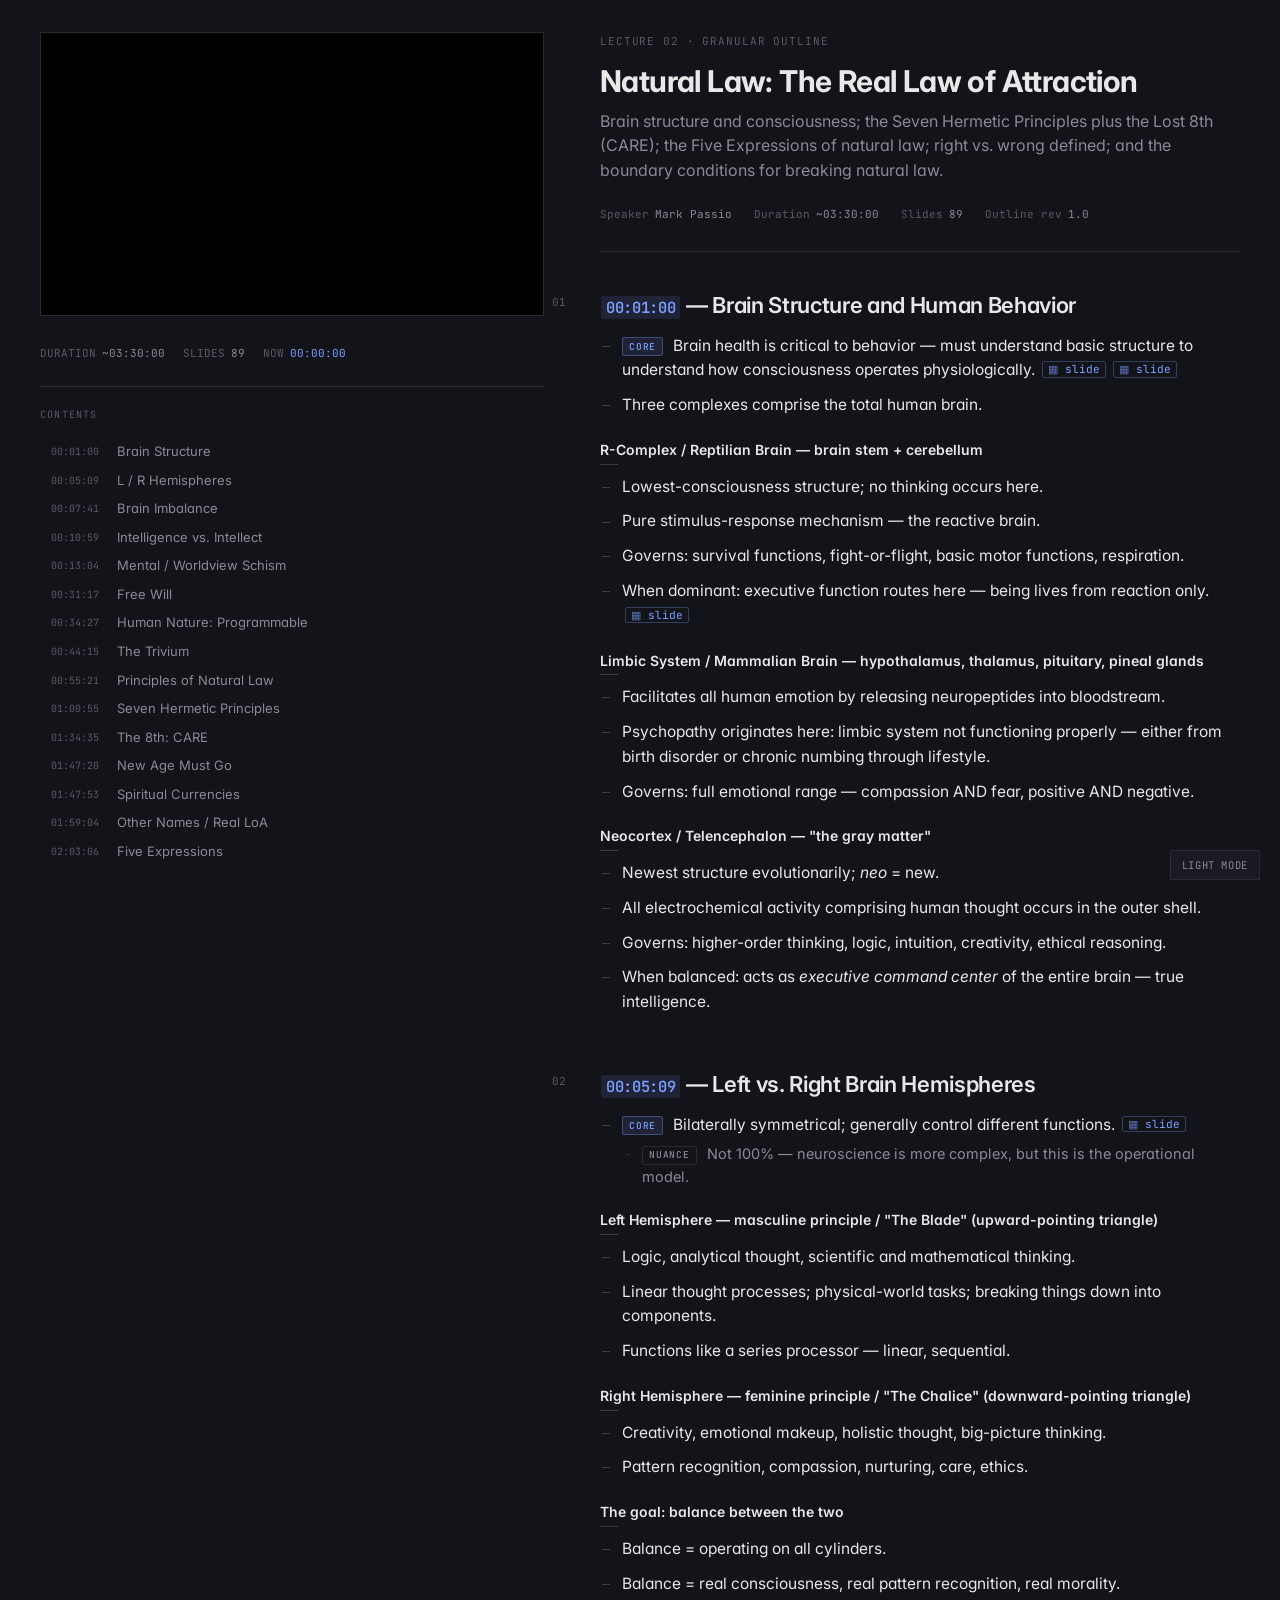
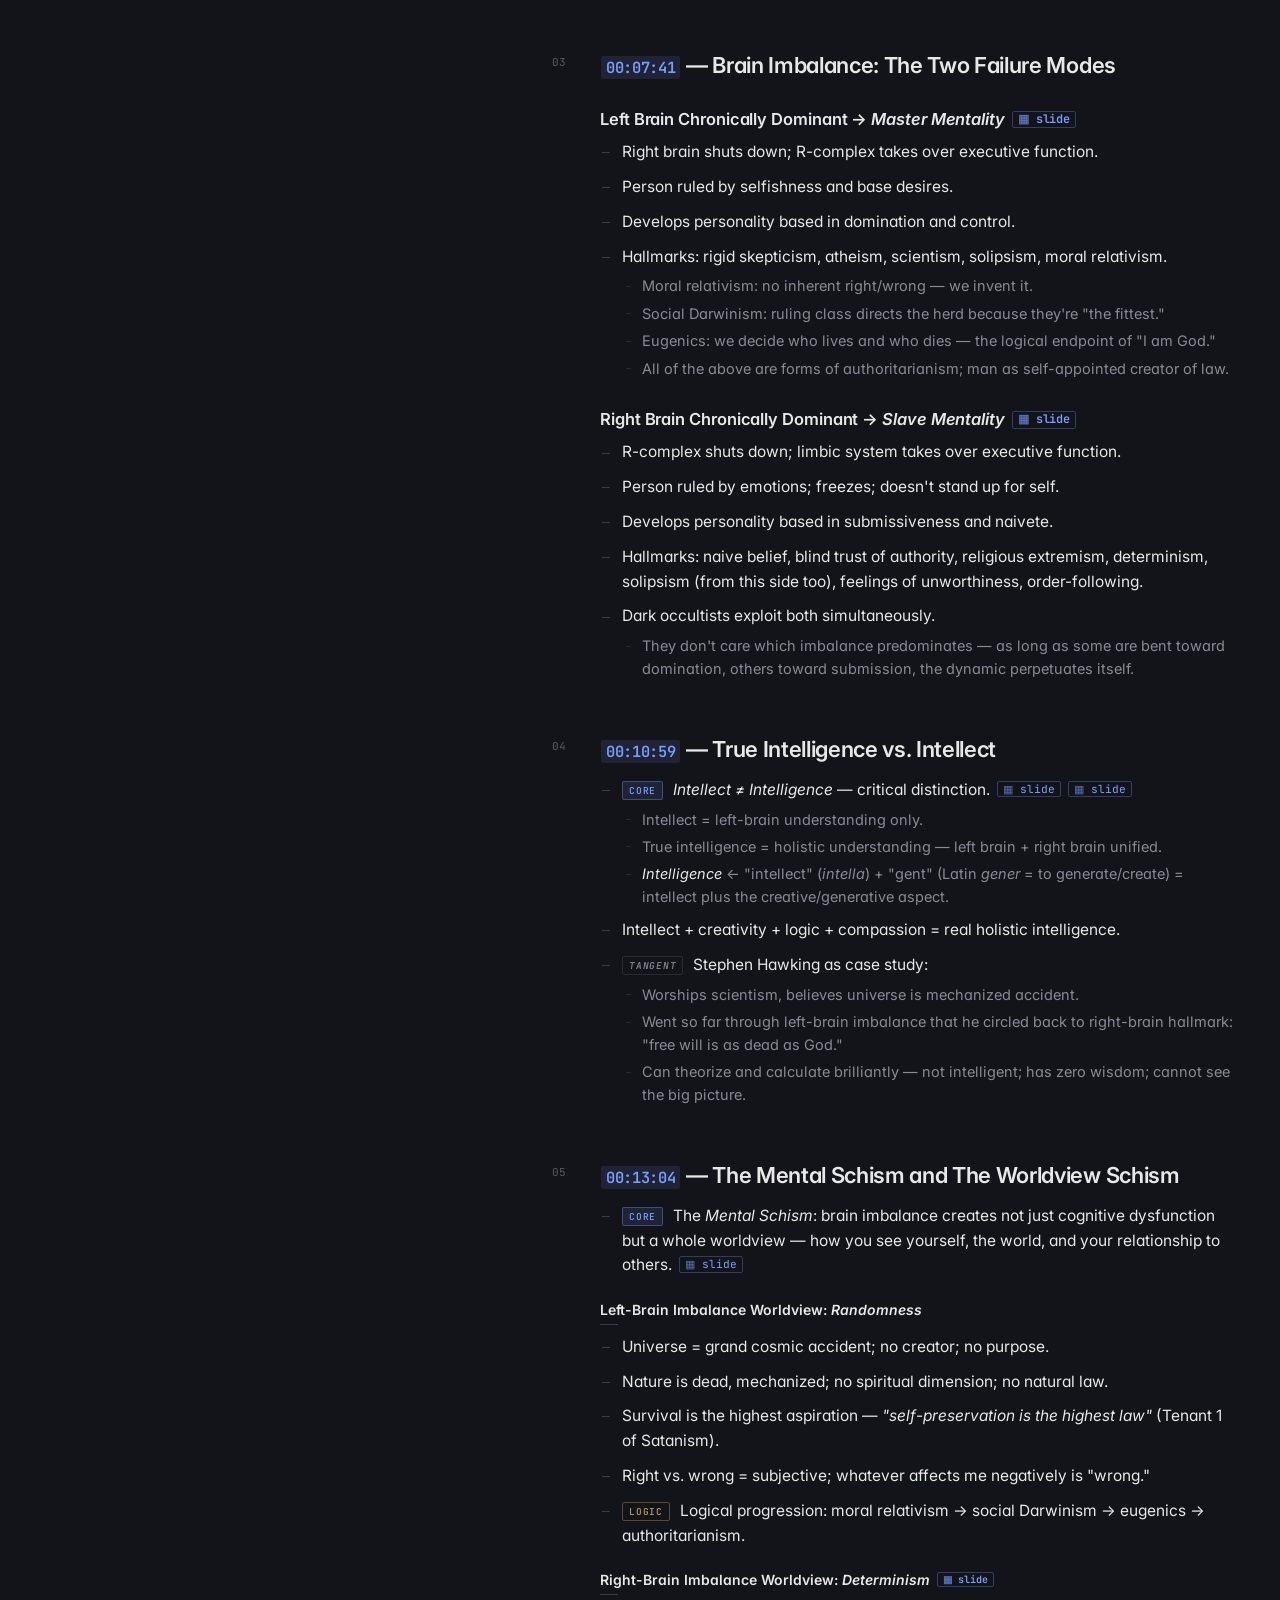
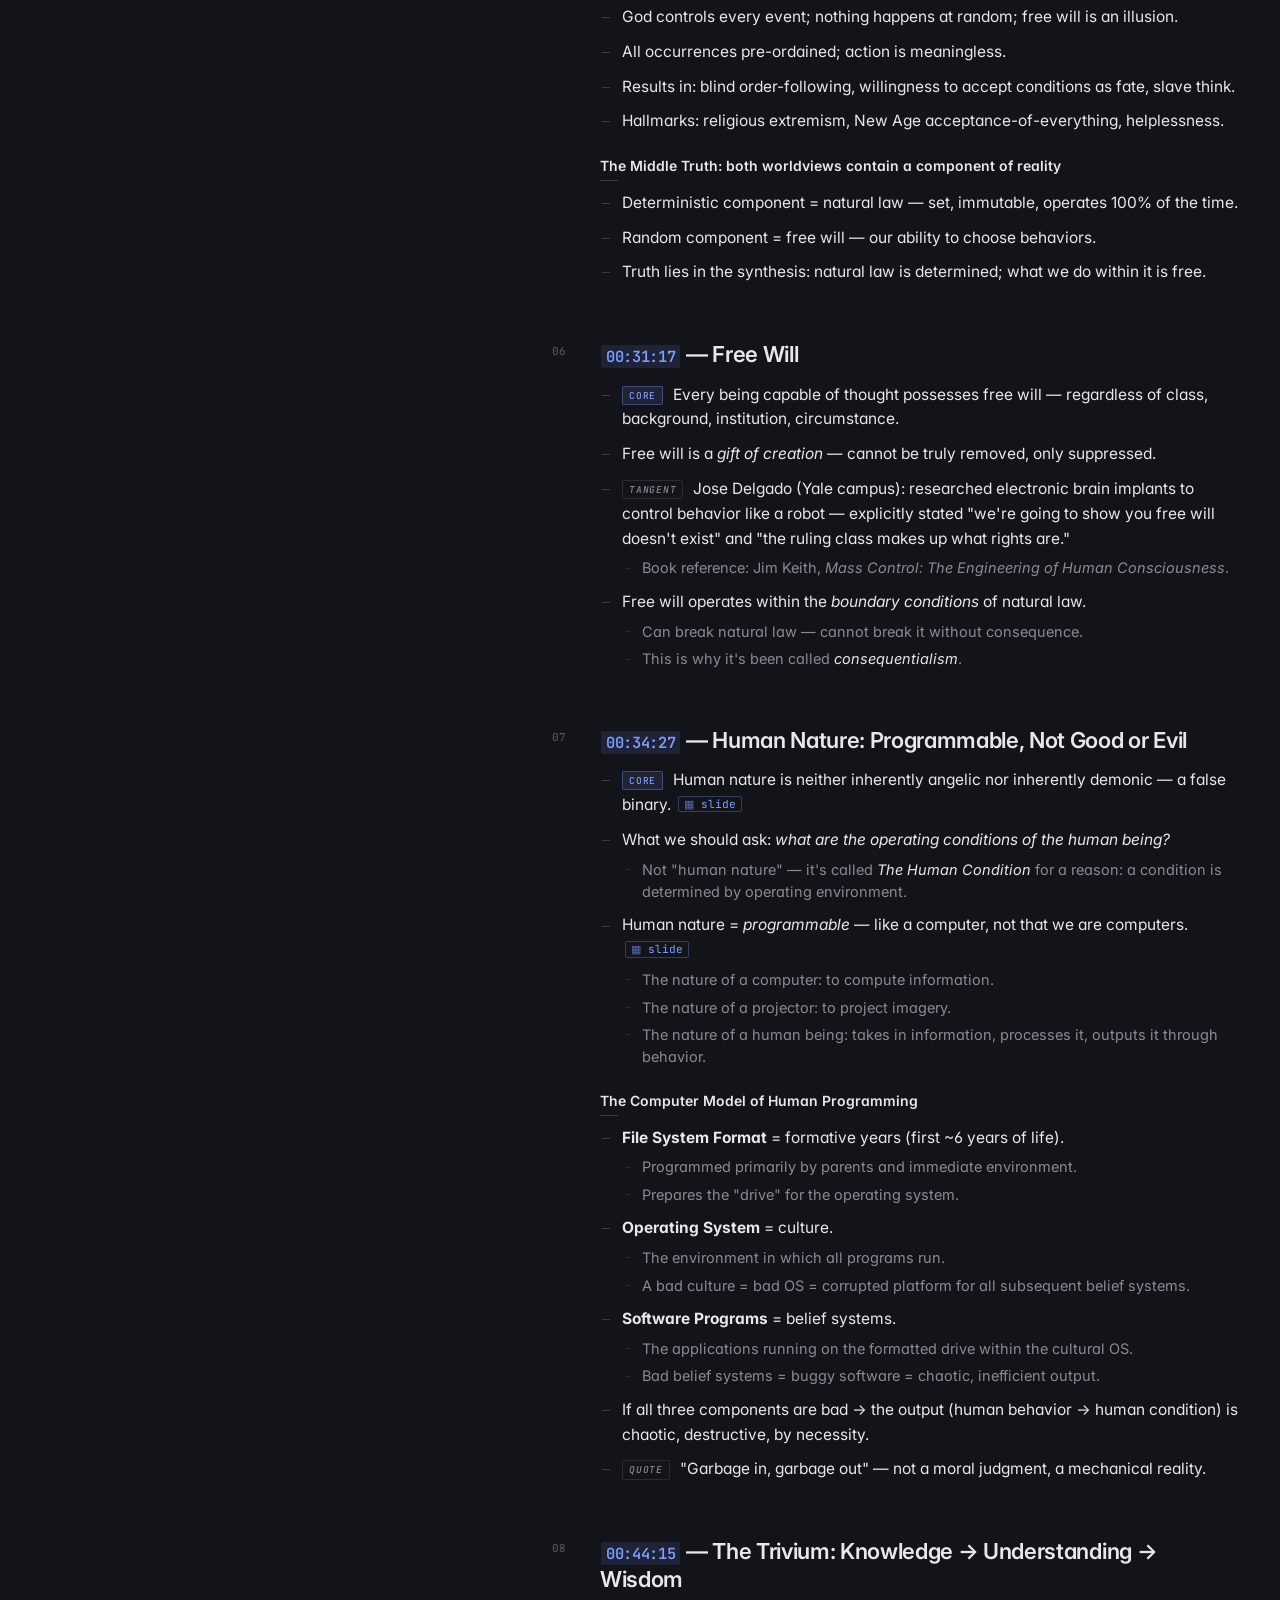
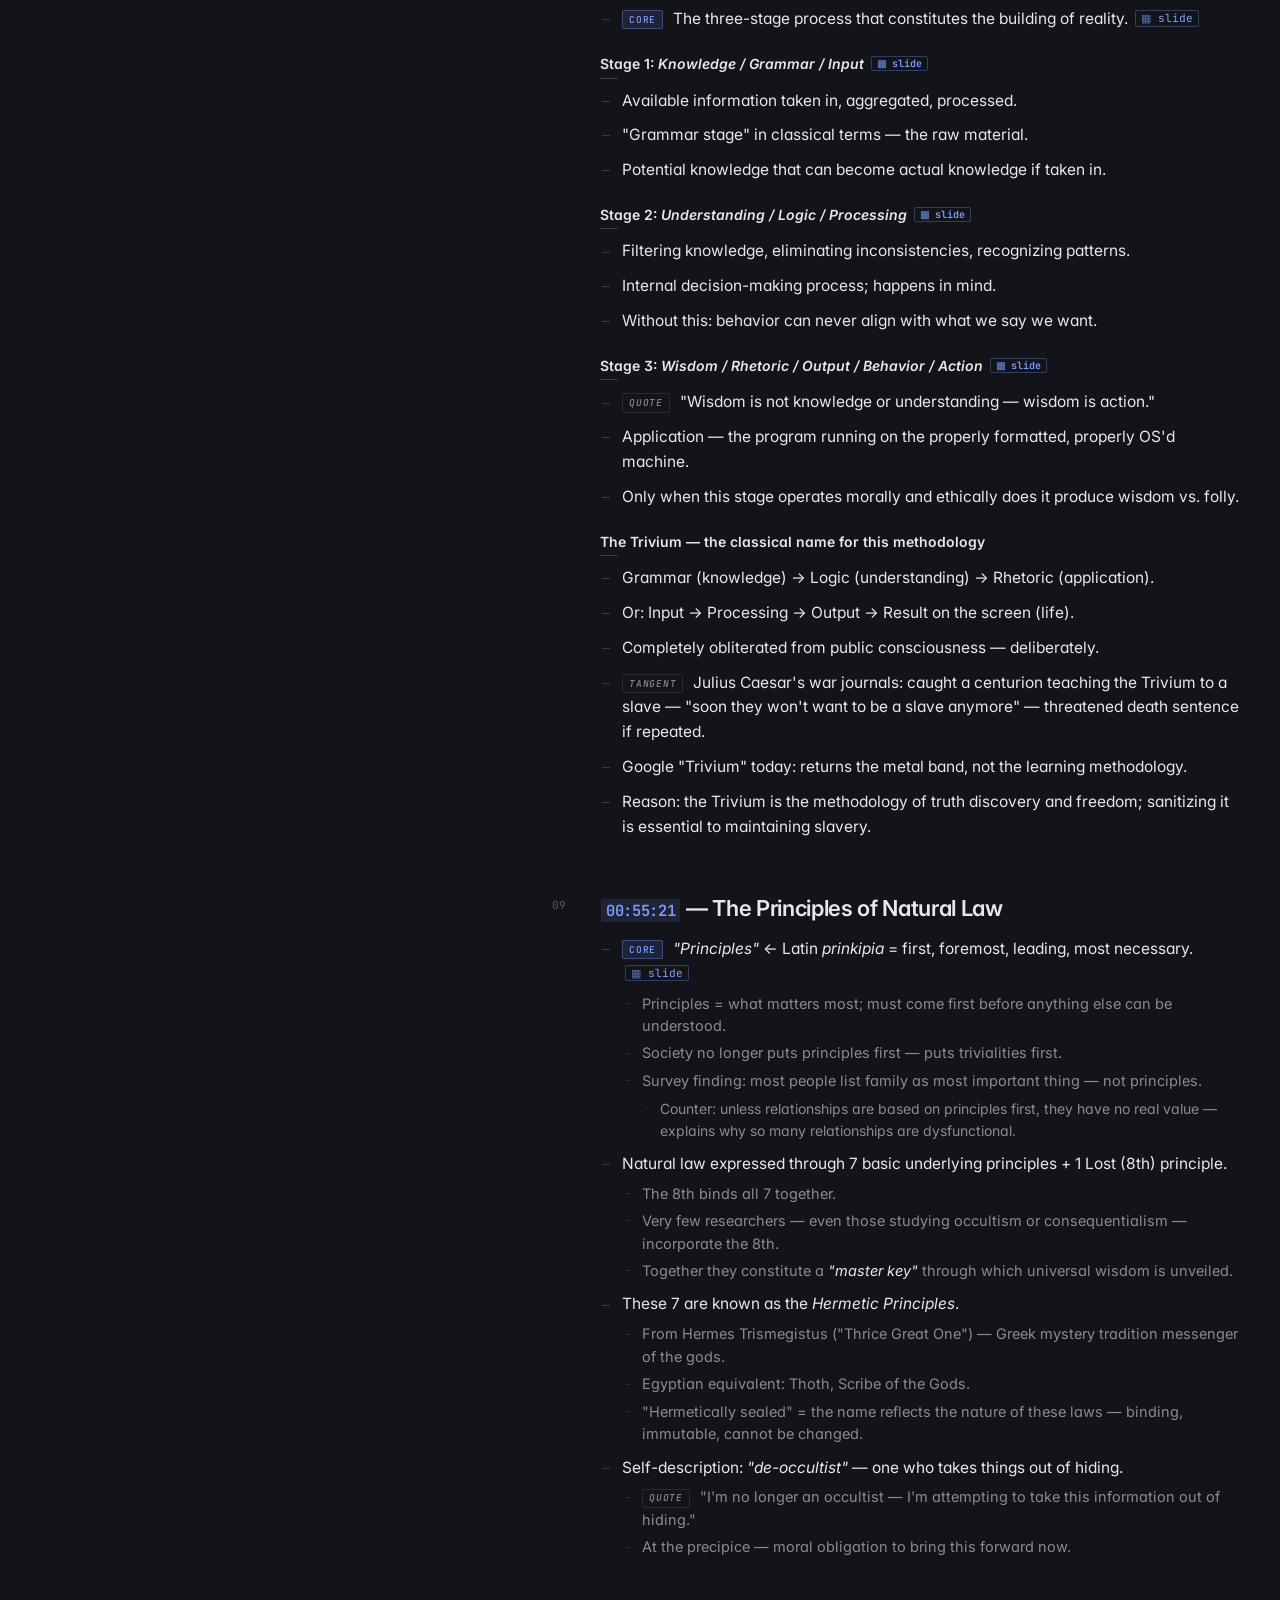
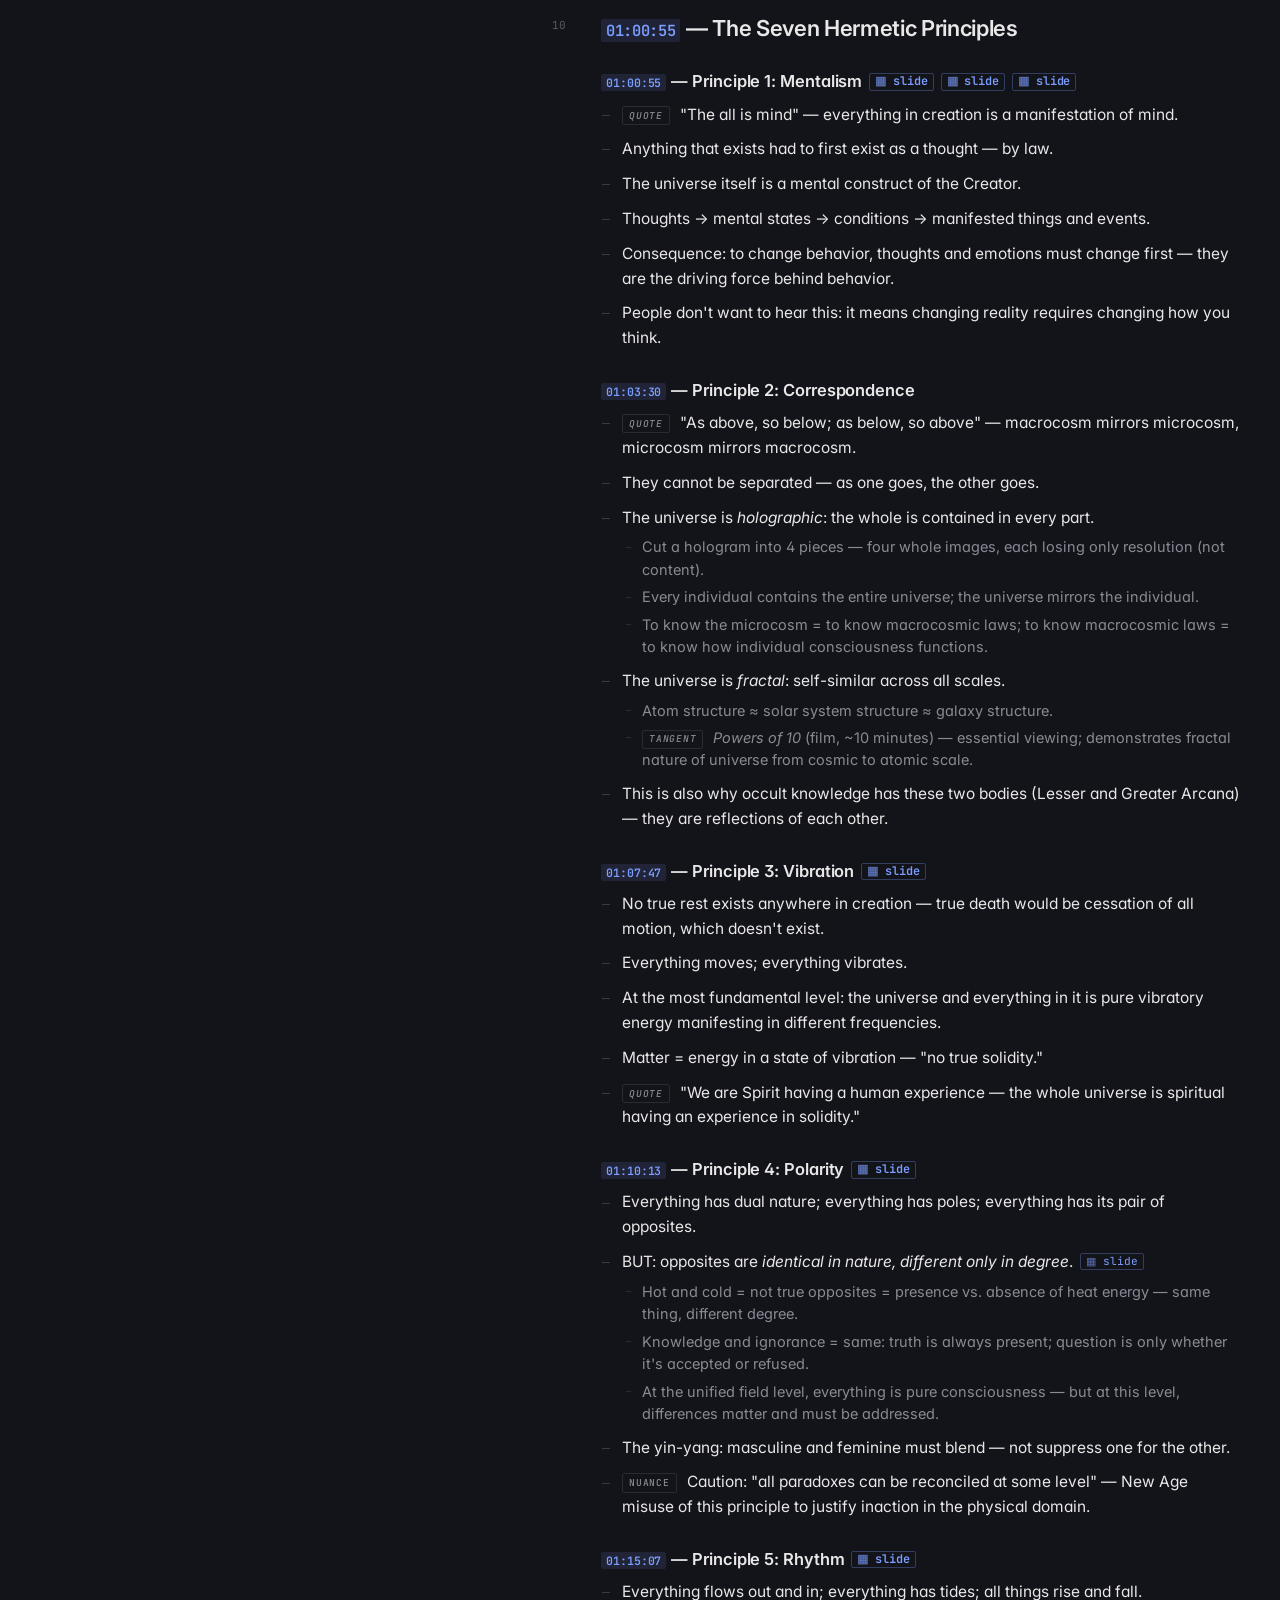
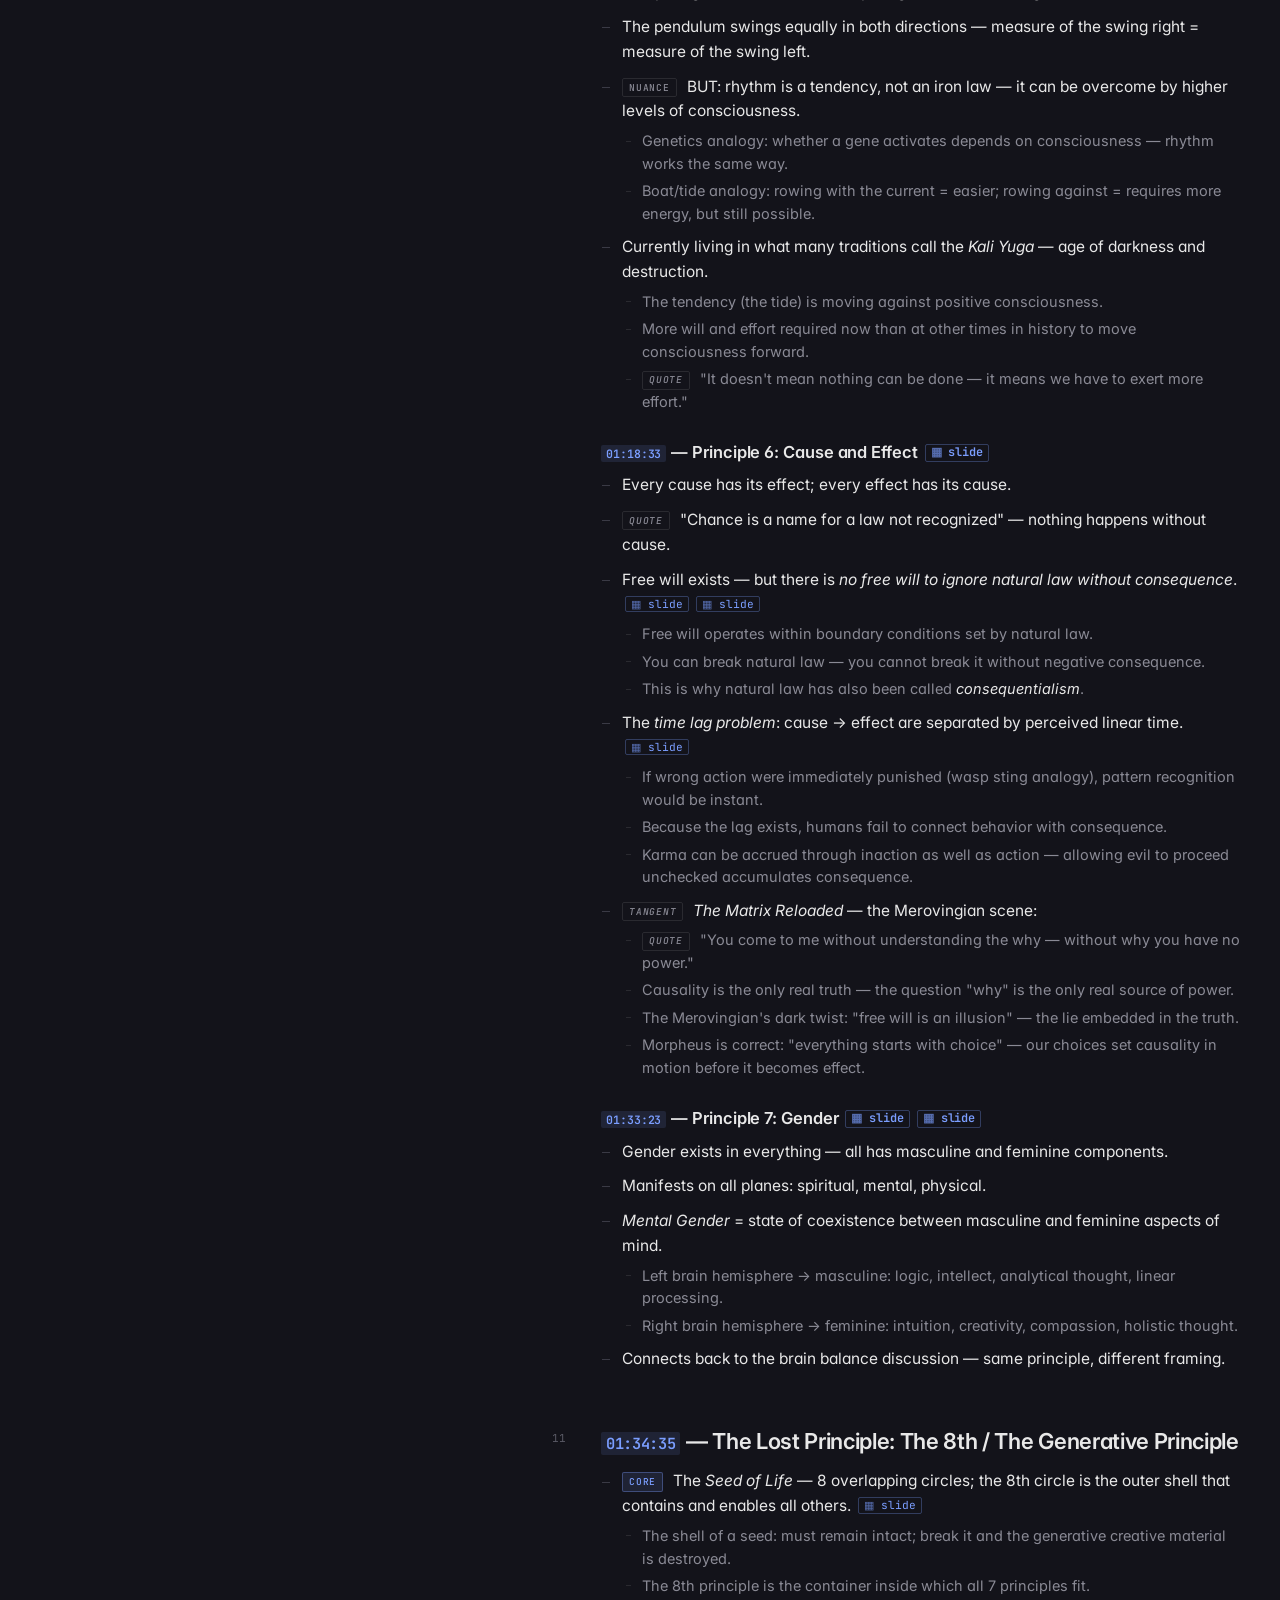
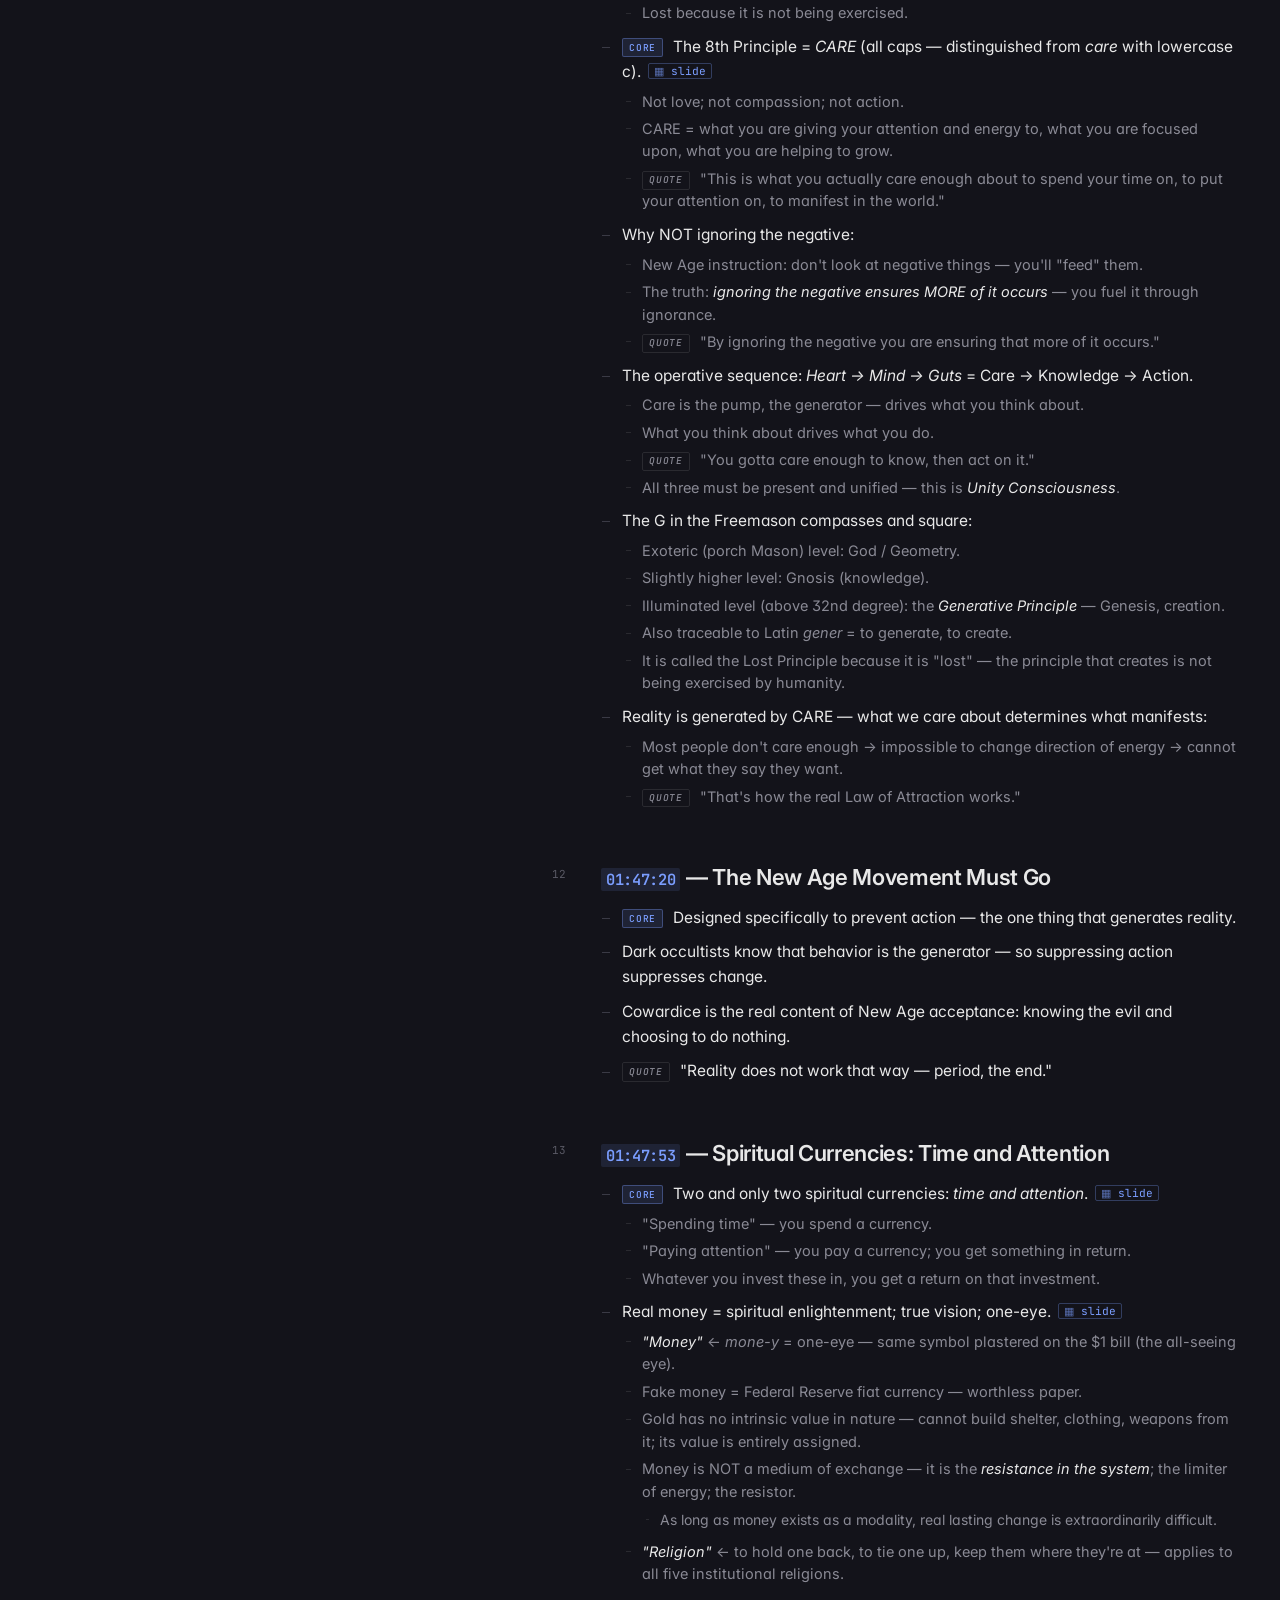
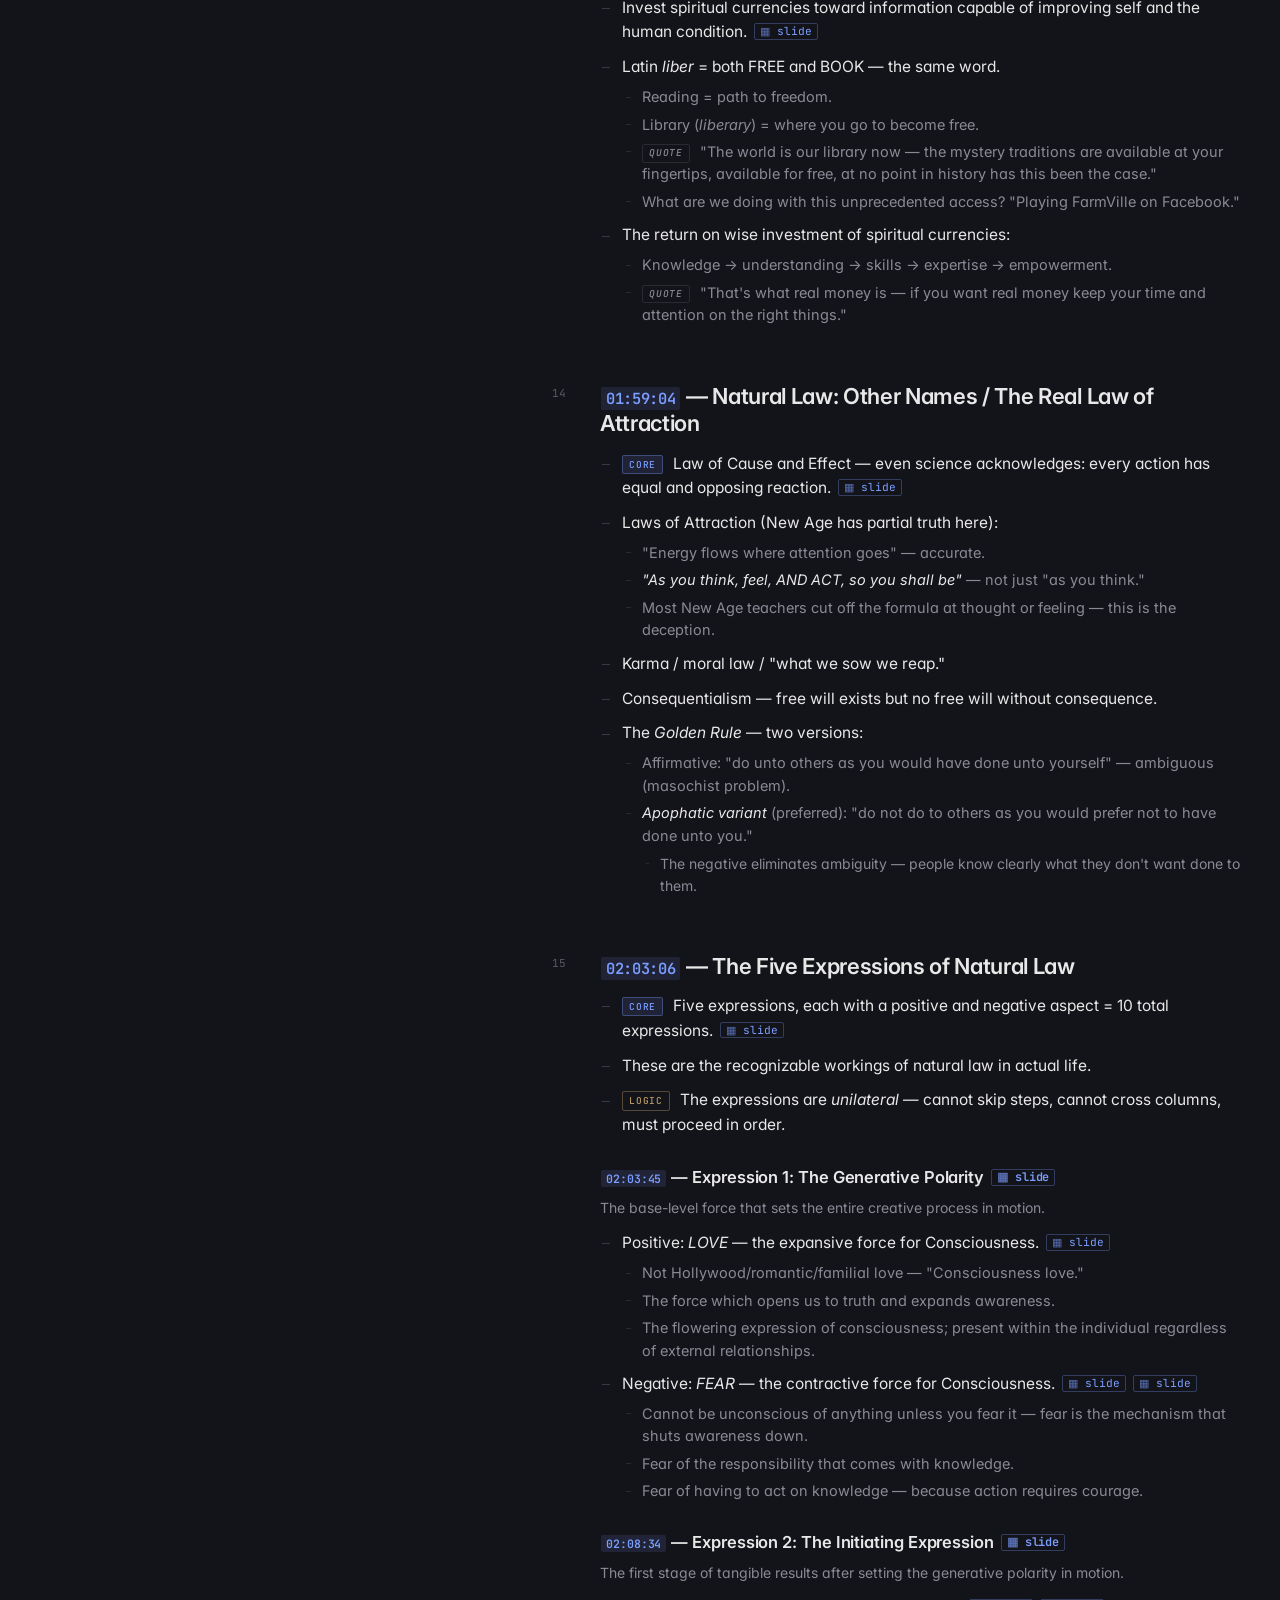
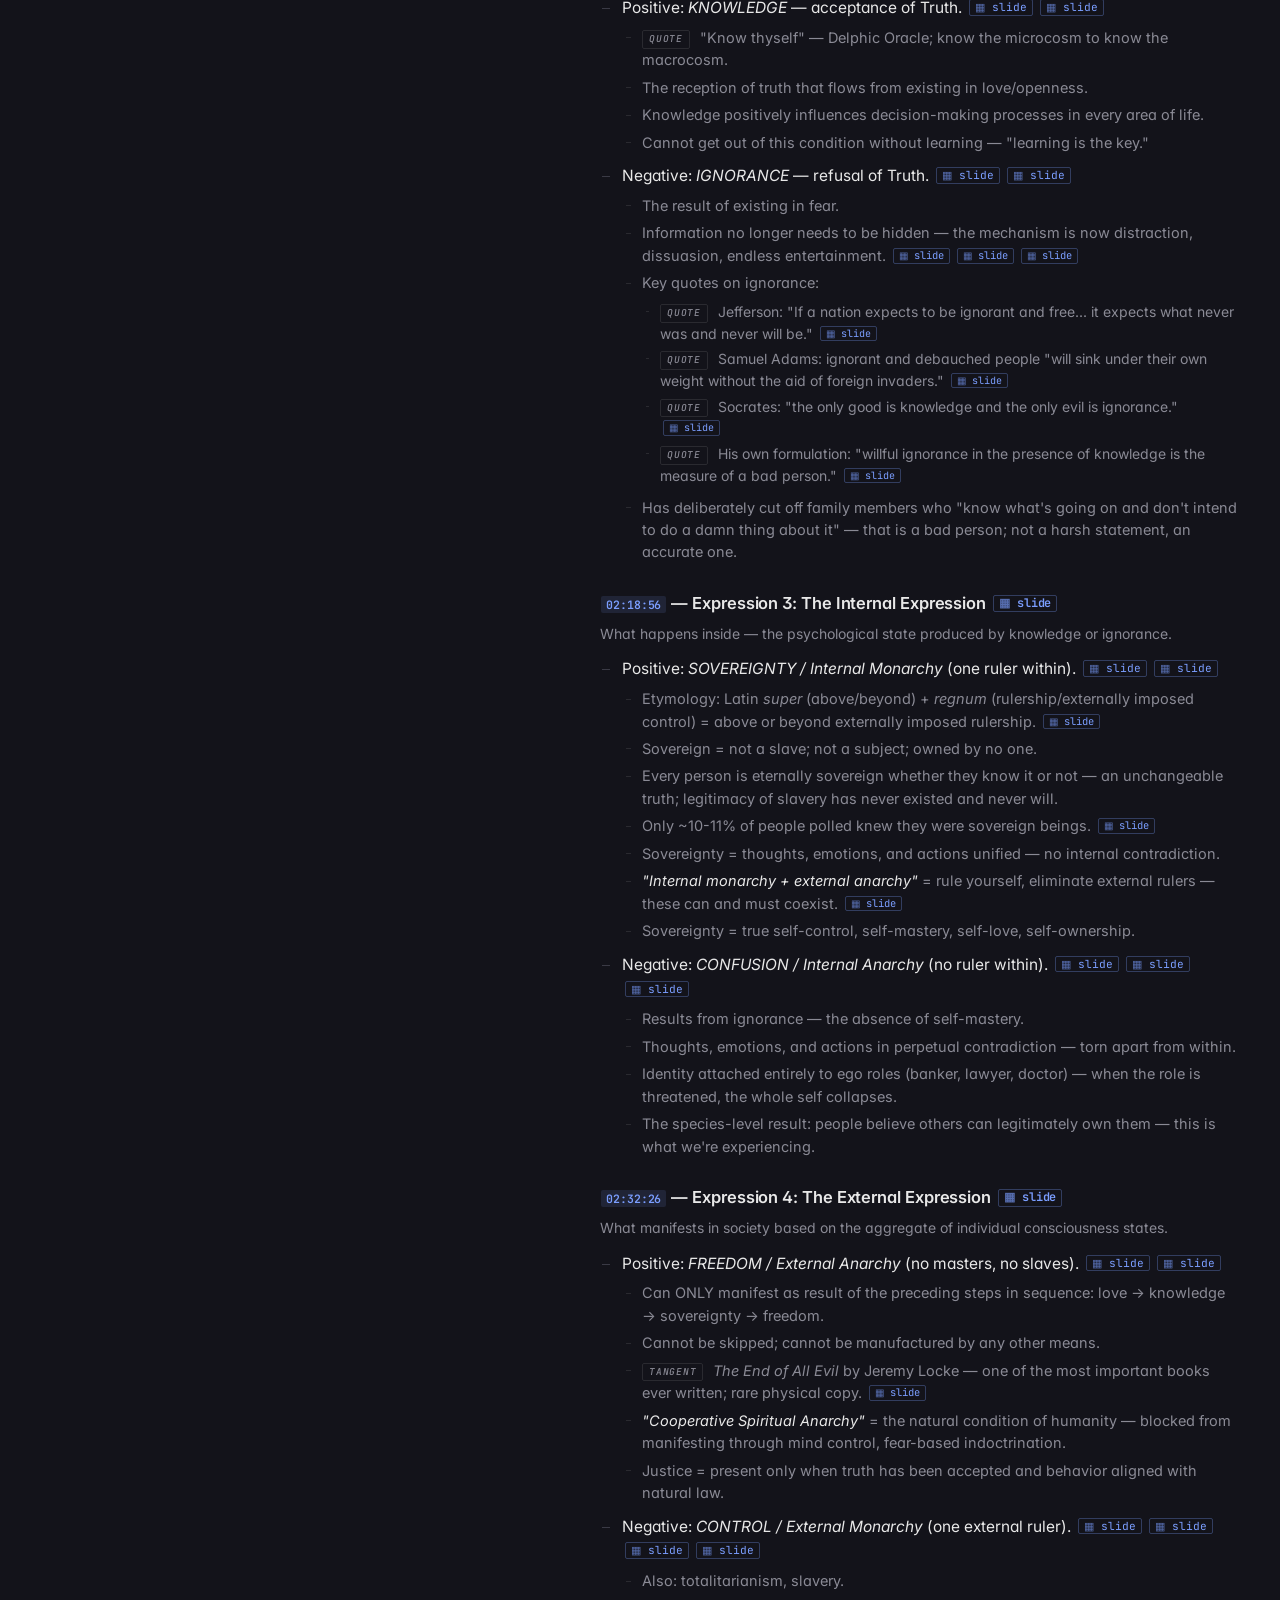
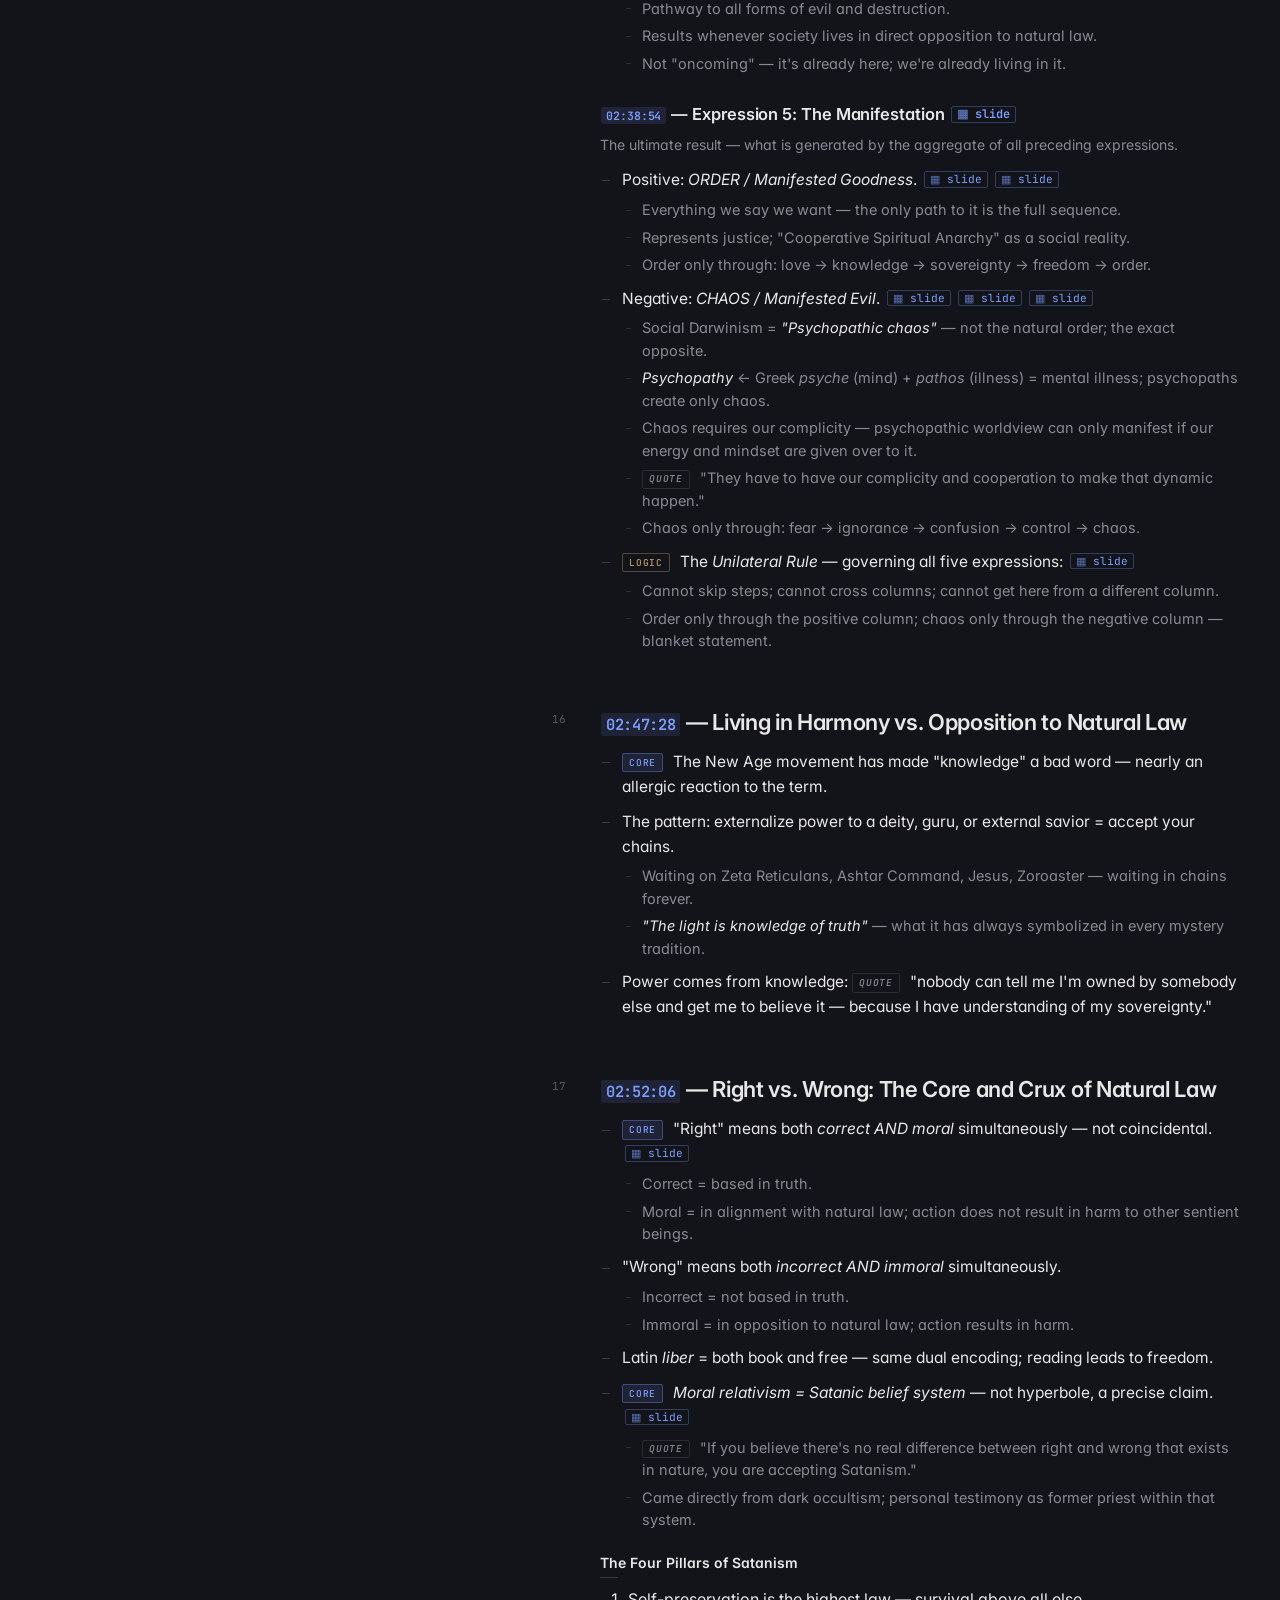
<file: lecture-02.html>
<!DOCTYPE html>
<html lang="en" data-theme="dark">
<head>
  <meta charset="UTF-8">
  <meta name="viewport" content="width=device-width, initial-scale=1.0">
  <title>Lecture 02 — Natural Law: The Real Law of Attraction</title>
  <link rel="stylesheet" href="assets/css/main.css">
</head>
<body data-lecture="lecture-02">

<div class="study-layout">

  <aside class="left-col">
    <div class="player-wrap">
      <iframe
        id="yt-player"
        src="https://www.youtube.com/embed/57UBuxnicOA?enablejsapi=1&rel=0"
        title="Lecture 02"
        frameborder="0"
        allow="accelerometer; autoplay; clipboard-write; encrypted-media; gyroscope; picture-in-picture"
        allowfullscreen></iframe>
    </div>
    <div class="player-meta">
      <span><span class="label">DURATION</span><span>~03:30:00</span></span>
      <span><span class="label">SLIDES</span><span>89</span></span>
      <span><span class="label">NOW</span><span class="now-playing">00:00:00</span></span>
    </div>

    <div class="toc-panel">
      <div class="toc-label">Contents</div>
      <nav class="toc">
        <ul>
          <li><a href="#sec-01"><span class="toc-ts">00:01:00</span>Brain Structure</a></li>
          <li><a href="#sec-02"><span class="toc-ts">00:05:09</span>L / R Hemispheres</a></li>
          <li><a href="#sec-03"><span class="toc-ts">00:07:41</span>Brain Imbalance</a></li>
          <li><a href="#sec-04"><span class="toc-ts">00:10:59</span>Intelligence vs. Intellect</a></li>
          <li><a href="#sec-05"><span class="toc-ts">00:13:04</span>Mental / Worldview Schism</a></li>
          <li><a href="#sec-06"><span class="toc-ts">00:31:17</span>Free Will</a></li>
          <li><a href="#sec-07"><span class="toc-ts">00:34:27</span>Human Nature: Programmable</a></li>
          <li><a href="#sec-08"><span class="toc-ts">00:44:15</span>The Trivium</a></li>
          <li><a href="#sec-09"><span class="toc-ts">00:55:21</span>Principles of Natural Law</a></li>
          <li><a href="#sec-10"><span class="toc-ts">01:00:55</span>Seven Hermetic Principles</a></li>
          <li><a href="#sec-11"><span class="toc-ts">01:34:35</span>The 8th: CARE</a></li>
          <li><a href="#sec-12"><span class="toc-ts">01:47:20</span>New Age Must Go</a></li>
          <li><a href="#sec-13"><span class="toc-ts">01:47:53</span>Spiritual Currencies</a></li>
          <li><a href="#sec-14"><span class="toc-ts">01:59:04</span>Other Names / Real LoA</a></li>
          <li><a href="#sec-15"><span class="toc-ts">02:03:06</span>Five Expressions</a></li>
          <li><a href="#sec-16"><span class="toc-ts">02:47:28</span>Harmony vs. Opposition</a></li>
          <li><a href="#sec-17"><span class="toc-ts">02:52:06</span>Right vs. Wrong / Crux</a></li>
          <li><a href="#sec-18"><span class="toc-ts">03:09:04</span>Apothesis</a></li>
          <li><a href="#sec-19"><span class="toc-ts">03:12:10</span>Transgressions</a></li>
          <li><a href="#sec-20"><span class="toc-ts">03:19:20</span>All Wrongdoings = Theft</a></li>
          <li><a href="#sec-21"><span class="toc-ts">03:24:15</span>Break</a></li>
        </ul>
      </nav>
    </div>
  </aside>

  <main class="right-col">

    <header class="doc-header">
      <div class="doc-eyebrow">Lecture 02 · Granular Outline</div>
      <h1 class="doc-title">Natural Law: The Real Law of Attraction</h1>
      <p class="doc-subtitle">
        Brain structure and consciousness; the Seven Hermetic Principles plus the
        Lost 8th (CARE); the Five Expressions of natural law; right vs. wrong
        defined; and the boundary conditions for breaking natural law.
      </p>
      <div class="doc-meta">
        <div><span class="k">Speaker</span><span>Mark Passio</span></div>
        <div><span class="k">Duration</span><span>~03:30:00</span></div>
        <div><span class="k">Slides</span><span>89</span></div>
        <div><span class="k">Outline rev</span><span>1.0</span></div>
      </div>
    </header>

    <article class="outline">

      <h2 id="sec-01"><span class="section-num">01</span><a class="ts" data-ts="00:01:00">00:01:00</a> — Brain Structure and Human Behavior</h2>
      <ul>
        <li><span class="tag core">CORE</span>Brain health is critical to behavior — must understand basic structure to understand how consciousness operates physiologically. <a class="slide-ref" data-ts="00:00:02">slide</a> <a class="slide-ref" data-ts="00:01:14">slide</a></li>
        <li>Three complexes comprise the total human brain.</li>
      </ul>

      <h4>R-Complex / Reptilian Brain — brain stem + cerebellum</h4>
      <ul>
        <li>Lowest-consciousness structure; no thinking occurs here.</li>
        <li>Pure stimulus-response mechanism — the reactive brain.</li>
        <li>Governs: survival functions, fight-or-flight, basic motor functions, respiration.</li>
        <li>When dominant: executive function routes here — being lives from reaction only. <a class="slide-ref" data-ts="00:03:22">slide</a></li>
      </ul>

      <h4>Limbic System / Mammalian Brain — hypothalamus, thalamus, pituitary, pineal glands</h4>
      <ul>
        <li>Facilitates all human emotion by releasing neuropeptides into bloodstream.</li>
        <li>Psychopathy originates here: limbic system not functioning properly — either from birth disorder or chronic numbing through lifestyle.</li>
        <li>Governs: full emotional range — compassion AND fear, positive AND negative.</li>
      </ul>

      <h4>Neocortex / Telencephalon — "the gray matter"</h4>
      <ul>
        <li>Newest structure evolutionarily; <em>neo</em> = new.</li>
        <li>All electrochemical activity comprising human thought occurs in the outer shell.</li>
        <li>Governs: higher-order thinking, logic, intuition, creativity, ethical reasoning.</li>
        <li>When balanced: acts as <span class="power">executive command center</span> of the entire brain — true intelligence.</li>
      </ul>

      <h2 id="sec-02"><span class="section-num">02</span><a class="ts" data-ts="00:05:09">00:05:09</a> — Left vs. Right Brain Hemispheres</h2>
      <ul>
        <li><span class="tag core">CORE</span>Bilaterally symmetrical; generally control different functions. <a class="slide-ref" data-ts="00:05:46">slide</a>
          <ul>
            <li><span class="tag nuance">NUANCE</span>Not 100% — neuroscience is more complex, but this is the operational model.</li>
          </ul>
        </li>
      </ul>

      <h4>Left Hemisphere — masculine principle / "The Blade" (upward-pointing triangle)</h4>
      <ul>
        <li>Logic, analytical thought, scientific and mathematical thinking.</li>
        <li>Linear thought processes; physical-world tasks; breaking things down into components.</li>
        <li>Functions like a series processor — linear, sequential.</li>
      </ul>

      <h4>Right Hemisphere — feminine principle / "The Chalice" (downward-pointing triangle)</h4>
      <ul>
        <li>Creativity, emotional makeup, holistic thought, big-picture thinking.</li>
        <li>Pattern recognition, compassion, nurturing, care, ethics.</li>
      </ul>

      <h4>The goal: balance between the two</h4>
      <ul>
        <li>Balance = operating on all cylinders.</li>
        <li>Balance = real consciousness, real pattern recognition, real morality.</li>
      </ul>

      <h2 id="sec-03"><span class="section-num">03</span><a class="ts" data-ts="00:07:41">00:07:41</a> — Brain Imbalance: The Two Failure Modes</h2>

      <h3>Left Brain Chronically Dominant → <span class="power">Master Mentality</span> <a class="slide-ref" data-ts="00:07:48">slide</a></h3>
      <ul>
        <li>Right brain shuts down; R-complex takes over executive function.</li>
        <li>Person ruled by selfishness and base desires.</li>
        <li>Develops personality based in domination and control.</li>
        <li>Hallmarks: rigid skepticism, atheism, scientism, solipsism, moral relativism.
          <ul>
            <li>Moral relativism: no inherent right/wrong — we invent it.</li>
            <li>Social Darwinism: ruling class directs the herd because they're "the fittest."</li>
            <li>Eugenics: we decide who lives and who dies — the logical endpoint of "I am God."</li>
            <li>All of the above are forms of authoritarianism; man as self-appointed creator of law.</li>
          </ul>
        </li>
      </ul>

      <h3>Right Brain Chronically Dominant → <span class="power">Slave Mentality</span> <a class="slide-ref" data-ts="00:10:38">slide</a></h3>
      <ul>
        <li>R-complex shuts down; limbic system takes over executive function.</li>
        <li>Person ruled by emotions; freezes; doesn't stand up for self.</li>
        <li>Develops personality based in submissiveness and naivete.</li>
        <li>Hallmarks: naive belief, blind trust of authority, religious extremism, determinism, solipsism (from this side too), feelings of unworthiness, order-following.</li>
        <li>Dark occultists exploit both simultaneously.
          <ul>
            <li>They don't care which imbalance predominates — as long as some are bent toward domination, others toward submission, the dynamic perpetuates itself.</li>
          </ul>
        </li>
      </ul>

      <h2 id="sec-04"><span class="section-num">04</span><a class="ts" data-ts="00:10:59">00:10:59</a> — True Intelligence vs. Intellect</h2>
      <ul>
        <li><span class="tag core">CORE</span><span class="power">Intellect ≠ Intelligence</span> — critical distinction. <a class="slide-ref" data-ts="00:12:26">slide</a> <a class="slide-ref" data-ts="00:12:44">slide</a>
          <ul>
            <li>Intellect = left-brain understanding only.</li>
            <li>True intelligence = holistic understanding — left brain + right brain unified.</li>
            <li><span class="power">Intelligence</span> ← "intellect" (<em>intella</em>) + "gent" (Latin <em>gener</em> = to generate/create) = intellect plus the creative/generative aspect.</li>
          </ul>
        </li>
        <li>Intellect + creativity + logic + compassion = real holistic intelligence.</li>
        <li><span class="tag tangent">TANGENT</span>Stephen Hawking as case study:
          <ul>
            <li>Worships scientism, believes universe is mechanized accident.</li>
            <li>Went so far through left-brain imbalance that he circled back to right-brain hallmark: "free will is as dead as God."</li>
            <li>Can theorize and calculate brilliantly — not intelligent; has zero wisdom; cannot see the big picture.</li>
          </ul>
        </li>
      </ul>

      <h2 id="sec-05"><span class="section-num">05</span><a class="ts" data-ts="00:13:04">00:13:04</a> — The Mental Schism and The Worldview Schism</h2>
      <ul>
        <li><span class="tag core">CORE</span>The <span class="power">Mental Schism</span>: brain imbalance creates not just cognitive dysfunction but a whole worldview — how you see yourself, the world, and your relationship to others. <a class="slide-ref" data-ts="00:13:50">slide</a></li>
      </ul>

      <h4>Left-Brain Imbalance Worldview: <span class="power">Randomness</span></h4>
      <ul>
        <li>Universe = grand cosmic accident; no creator; no purpose.</li>
        <li>Nature is dead, mechanized; no spiritual dimension; no natural law.</li>
        <li>Survival is the highest aspiration — <span class="power">"self-preservation is the highest law"</span> (Tenant 1 of Satanism).</li>
        <li>Right vs. wrong = subjective; whatever affects me negatively is "wrong."</li>
        <li><span class="tag logic">LOGIC</span>Logical progression: moral relativism → social Darwinism → eugenics → authoritarianism.</li>
      </ul>

      <h4>Right-Brain Imbalance Worldview: <span class="power">Determinism</span> <a class="slide-ref" data-ts="00:20:32">slide</a></h4>
      <ul>
        <li>God controls every event; nothing happens at random; free will is an illusion.</li>
        <li>All occurrences pre-ordained; action is meaningless.</li>
        <li>Results in: blind order-following, willingness to accept conditions as fate, slave think.</li>
        <li>Hallmarks: religious extremism, New Age acceptance-of-everything, helplessness.</li>
      </ul>

      <h4>The Middle Truth: both worldviews contain a component of reality</h4>
      <ul>
        <li>Deterministic component = natural law — set, immutable, operates 100% of the time.</li>
        <li>Random component = free will — our ability to choose behaviors.</li>
        <li>Truth lies in the synthesis: natural law is determined; what we do within it is free.</li>
      </ul>

      <h2 id="sec-06"><span class="section-num">06</span><a class="ts" data-ts="00:31:17">00:31:17</a> — Free Will</h2>
      <ul>
        <li><span class="tag core">CORE</span>Every being capable of thought possesses free will — regardless of class, background, institution, circumstance.</li>
        <li>Free will is a <span class="power">gift of creation</span> — cannot be truly removed, only suppressed.</li>
        <li><span class="tag tangent">TANGENT</span>Jose Delgado (Yale campus): researched electronic brain implants to control behavior like a robot — explicitly stated "we're going to show you free will doesn't exist" and "the ruling class makes up what rights are."
          <ul>
            <li>Book reference: Jim Keith, <em>Mass Control: The Engineering of Human Consciousness</em>.</li>
          </ul>
        </li>
        <li>Free will operates within the <span class="power">boundary conditions</span> of natural law.
          <ul>
            <li>Can break natural law — cannot break it without consequence.</li>
            <li>This is why it's been called <span class="power">consequentialism</span>.</li>
          </ul>
        </li>
      </ul>

      <h2 id="sec-07"><span class="section-num">07</span><a class="ts" data-ts="00:34:27">00:34:27</a> — Human Nature: Programmable, Not Good or Evil</h2>
      <ul>
        <li><span class="tag core">CORE</span>Human nature is neither inherently angelic nor inherently demonic — a false binary. <a class="slide-ref" data-ts="00:35:52">slide</a></li>
        <li>What we should ask: <em>what are the operating conditions of the human being?</em>
          <ul>
            <li>Not "human nature" — it's called <span class="power">The Human Condition</span> for a reason: a condition is determined by operating environment.</li>
          </ul>
        </li>
        <li>Human nature = <span class="power">programmable</span> — like a computer, not that we are computers. <a class="slide-ref" data-ts="00:38:30">slide</a>
          <ul>
            <li>The nature of a computer: to compute information.</li>
            <li>The nature of a projector: to project imagery.</li>
            <li>The nature of a human being: takes in information, processes it, outputs it through behavior.</li>
          </ul>
        </li>
      </ul>

      <h4>The Computer Model of Human Programming</h4>
      <ul>
        <li><strong>File System Format</strong> = formative years (first ~6 years of life).
          <ul>
            <li>Programmed primarily by parents and immediate environment.</li>
            <li>Prepares the "drive" for the operating system.</li>
          </ul>
        </li>
        <li><strong>Operating System</strong> = culture.
          <ul>
            <li>The environment in which all programs run.</li>
            <li>A bad culture = bad OS = corrupted platform for all subsequent belief systems.</li>
          </ul>
        </li>
        <li><strong>Software Programs</strong> = belief systems.
          <ul>
            <li>The applications running on the formatted drive within the cultural OS.</li>
            <li>Bad belief systems = buggy software = chaotic, inefficient output.</li>
          </ul>
        </li>
        <li>If all three components are bad → the output (human behavior → human condition) is chaotic, destructive, by necessity.</li>
        <li><span class="tag quote">QUOTE</span>"Garbage in, garbage out" — not a moral judgment, a mechanical reality.</li>
      </ul>

      <h2 id="sec-08"><span class="section-num">08</span><a class="ts" data-ts="00:44:15">00:44:15</a> — The Trivium: Knowledge → Understanding → Wisdom</h2>
      <ul>
        <li><span class="tag core">CORE</span>The three-stage process that constitutes the building of reality. <a class="slide-ref" data-ts="00:44:20">slide</a></li>
      </ul>

      <h4>Stage 1: <span class="power">Knowledge / Grammar / Input</span> <a class="slide-ref" data-ts="00:45:36">slide</a></h4>
      <ul>
        <li>Available information taken in, aggregated, processed.</li>
        <li>"Grammar stage" in classical terms — the raw material.</li>
        <li>Potential knowledge that can become actual knowledge if taken in.</li>
      </ul>

      <h4>Stage 2: <span class="power">Understanding / Logic / Processing</span> <a class="slide-ref" data-ts="00:46:42">slide</a></h4>
      <ul>
        <li>Filtering knowledge, eliminating inconsistencies, recognizing patterns.</li>
        <li>Internal decision-making process; happens in mind.</li>
        <li>Without this: behavior can never align with what we say we want.</li>
      </ul>

      <h4>Stage 3: <span class="power">Wisdom / Rhetoric / Output / Behavior / Action</span> <a class="slide-ref" data-ts="00:49:04">slide</a></h4>
      <ul>
        <li><span class="tag quote">QUOTE</span>"Wisdom is not knowledge or understanding — wisdom is action."</li>
        <li>Application — the program running on the properly formatted, properly OS'd machine.</li>
        <li>Only when this stage operates morally and ethically does it produce wisdom vs. folly.</li>
      </ul>

      <h4>The Trivium — the classical name for this methodology</h4>
      <ul>
        <li>Grammar (knowledge) → Logic (understanding) → Rhetoric (application).</li>
        <li>Or: Input → Processing → Output → Result on the screen (life).</li>
        <li>Completely obliterated from public consciousness — deliberately.</li>
        <li><span class="tag tangent">TANGENT</span>Julius Caesar's war journals: caught a centurion teaching the Trivium to a slave — "soon they won't want to be a slave anymore" — threatened death sentence if repeated.</li>
        <li>Google "Trivium" today: returns the metal band, not the learning methodology.</li>
        <li>Reason: the Trivium is the methodology of truth discovery and freedom; sanitizing it is essential to maintaining slavery.</li>
      </ul>

      <h2 id="sec-09"><span class="section-num">09</span><a class="ts" data-ts="00:55:21">00:55:21</a> — The Principles of Natural Law</h2>
      <ul>
        <li><span class="tag core">CORE</span><span class="power">"Principles"</span> ← Latin <em>prinkipia</em> = first, foremost, leading, most necessary. <a class="slide-ref" data-ts="00:58:06">slide</a>
          <ul>
            <li>Principles = what matters most; must come first before anything else can be understood.</li>
            <li>Society no longer puts principles first — puts trivialities first.</li>
            <li>Survey finding: most people list family as most important thing — not principles.
              <ul>
                <li>Counter: unless relationships are based on principles first, they have no real value — explains why so many relationships are dysfunctional.</li>
              </ul>
            </li>
          </ul>
        </li>
        <li>Natural law expressed through 7 basic underlying principles + 1 Lost (8th) principle.
          <ul>
            <li>The 8th binds all 7 together.</li>
            <li>Very few researchers — even those studying occultism or consequentialism — incorporate the 8th.</li>
            <li>Together they constitute a <span class="power">"master key"</span> through which universal wisdom is unveiled.</li>
          </ul>
        </li>
        <li>These 7 are known as the <span class="power">Hermetic Principles</span>.
          <ul>
            <li>From Hermes Trismegistus ("Thrice Great One") — Greek mystery tradition messenger of the gods.</li>
            <li>Egyptian equivalent: Thoth, Scribe of the Gods.</li>
            <li>"Hermetically sealed" = the name reflects the nature of these laws — binding, immutable, cannot be changed.</li>
          </ul>
        </li>
        <li>Self-description: <span class="power">"de-occultist"</span> — one who takes things out of hiding.
          <ul>
            <li><span class="tag quote">QUOTE</span>"I'm no longer an occultist — I'm attempting to take this information out of hiding."</li>
            <li>At the precipice — moral obligation to bring this forward now.</li>
          </ul>
        </li>
      </ul>

      <h2 id="sec-10"><span class="section-num">10</span><a class="ts" data-ts="01:00:55">01:00:55</a> — The Seven Hermetic Principles</h2>

      <h3 id="p1-mentalism"><a class="ts" data-ts="01:00:55">01:00:55</a> — Principle 1: Mentalism <a class="slide-ref" data-ts="01:00:58">slide</a> <a class="slide-ref" data-ts="01:01:46">slide</a> <a class="slide-ref" data-ts="01:03:14">slide</a></h3>
      <ul>
        <li><span class="tag quote">QUOTE</span>"The all is mind" — everything in creation is a manifestation of mind.</li>
        <li>Anything that exists had to first exist as a thought — by law.</li>
        <li>The universe itself is a mental construct of the Creator.</li>
        <li>Thoughts → mental states → conditions → manifested things and events.</li>
        <li>Consequence: to change behavior, thoughts and emotions must change first — they are the driving force behind behavior.</li>
        <li>People don't want to hear this: it means changing reality requires changing how you think.</li>
      </ul>

      <h3 id="p2-corr"><a class="ts" data-ts="01:03:30">01:03:30</a> — Principle 2: Correspondence</h3>
      <ul>
        <li><span class="tag quote">QUOTE</span>"As above, so below; as below, so above" — macrocosm mirrors microcosm, microcosm mirrors macrocosm.</li>
        <li>They cannot be separated — as one goes, the other goes.</li>
        <li>The universe is <span class="power">holographic</span>: the whole is contained in every part.
          <ul>
            <li>Cut a hologram into 4 pieces — four whole images, each losing only resolution (not content).</li>
            <li>Every individual contains the entire universe; the universe mirrors the individual.</li>
            <li>To know the microcosm = to know macrocosmic laws; to know macrocosmic laws = to know how individual consciousness functions.</li>
          </ul>
        </li>
        <li>The universe is <span class="power">fractal</span>: self-similar across all scales.
          <ul>
            <li>Atom structure ≈ solar system structure ≈ galaxy structure.</li>
            <li><span class="tag tangent">TANGENT</span><em>Powers of 10</em> (film, ~10 minutes) — essential viewing; demonstrates fractal nature of universe from cosmic to atomic scale.</li>
          </ul>
        </li>
        <li>This is also why occult knowledge has these two bodies (Lesser and Greater Arcana) — they are reflections of each other.</li>
      </ul>

      <h3 id="p3-vib"><a class="ts" data-ts="01:07:47">01:07:47</a> — Principle 3: Vibration <a class="slide-ref" data-ts="01:09:12">slide</a></h3>
      <ul>
        <li>No true rest exists anywhere in creation — true death would be cessation of all motion, which doesn't exist.</li>
        <li>Everything moves; everything vibrates.</li>
        <li>At the most fundamental level: the universe and everything in it is pure vibratory energy manifesting in different frequencies.</li>
        <li>Matter = energy in a state of vibration — "no true solidity."</li>
        <li><span class="tag quote">QUOTE</span>"We are Spirit having a human experience — the whole universe is spiritual having an experience in solidity."</li>
      </ul>

      <h3 id="p4-pol"><a class="ts" data-ts="01:10:13">01:10:13</a> — Principle 4: Polarity <a class="slide-ref" data-ts="01:10:38">slide</a></h3>
      <ul>
        <li>Everything has dual nature; everything has poles; everything has its pair of opposites.</li>
        <li>BUT: opposites are <span class="power">identical in nature, different only in degree</span>. <a class="slide-ref" data-ts="01:14:40">slide</a>
          <ul>
            <li>Hot and cold = not true opposites = presence vs. absence of heat energy — same thing, different degree.</li>
            <li>Knowledge and ignorance = same: truth is always present; question is only whether it's accepted or refused.</li>
            <li>At the unified field level, everything is pure consciousness — but at this level, differences matter and must be addressed.</li>
          </ul>
        </li>
        <li>The yin-yang: masculine and feminine must blend — not suppress one for the other.</li>
        <li><span class="tag nuance">NUANCE</span>Caution: "all paradoxes can be reconciled at some level" — New Age misuse of this principle to justify inaction in the physical domain.</li>
      </ul>

      <h3 id="p5-rhy"><a class="ts" data-ts="01:15:07">01:15:07</a> — Principle 5: Rhythm <a class="slide-ref" data-ts="01:18:32">slide</a></h3>
      <ul>
        <li>Everything flows out and in; everything has tides; all things rise and fall.</li>
        <li>The pendulum swings equally in both directions — measure of the swing right = measure of the swing left.</li>
        <li><span class="tag nuance">NUANCE</span>BUT: rhythm is a tendency, not an iron law — it can be overcome by higher levels of consciousness.
          <ul>
            <li>Genetics analogy: whether a gene activates depends on consciousness — rhythm works the same way.</li>
            <li>Boat/tide analogy: rowing with the current = easier; rowing against = requires more energy, but still possible.</li>
          </ul>
        </li>
        <li>Currently living in what many traditions call the <span class="power">Kali Yuga</span> — age of darkness and destruction.
          <ul>
            <li>The tendency (the tide) is moving against positive consciousness.</li>
            <li>More will and effort required now than at other times in history to move consciousness forward.</li>
            <li><span class="tag quote">QUOTE</span>"It doesn't mean nothing can be done — it means we have to exert more effort."</li>
          </ul>
        </li>
      </ul>

      <h3 id="p6-ce"><a class="ts" data-ts="01:18:33">01:18:33</a> — Principle 6: Cause and Effect <a class="slide-ref" data-ts="01:24:46">slide</a></h3>
      <ul>
        <li>Every cause has its effect; every effect has its cause.</li>
        <li><span class="tag quote">QUOTE</span>"Chance is a name for a law not recognized" — nothing happens without cause.</li>
        <li>Free will exists — but there is <span class="power">no free will to ignore natural law without consequence</span>. <a class="slide-ref" data-ts="01:30:30">slide</a> <a class="slide-ref" data-ts="01:30:36">slide</a>
          <ul>
            <li>Free will operates within boundary conditions set by natural law.</li>
            <li>You can break natural law — you cannot break it without negative consequence.</li>
            <li>This is why natural law has also been called <span class="power">consequentialism</span>.</li>
          </ul>
        </li>
        <li>The <span class="power">time lag problem</span>: cause → effect are separated by perceived linear time. <a class="slide-ref" data-ts="01:31:42">slide</a>
          <ul>
            <li>If wrong action were immediately punished (wasp sting analogy), pattern recognition would be instant.</li>
            <li>Because the lag exists, humans fail to connect behavior with consequence.</li>
            <li>Karma can be accrued through inaction as well as action — allowing evil to proceed unchecked accumulates consequence.</li>
          </ul>
        </li>
        <li><span class="tag tangent">TANGENT</span><em>The Matrix Reloaded</em> — the Merovingian scene:
          <ul>
            <li><span class="tag quote">QUOTE</span>"You come to me without understanding the why — without why you have no power."</li>
            <li>Causality is the only real truth — the question "why" is the only real source of power.</li>
            <li>The Merovingian's dark twist: "free will is an illusion" — the lie embedded in the truth.</li>
            <li>Morpheus is correct: "everything starts with choice" — our choices set causality in motion before it becomes effect.</li>
          </ul>
        </li>
      </ul>

      <h3 id="p7-gen"><a class="ts" data-ts="01:33:23">01:33:23</a> — Principle 7: Gender <a class="slide-ref" data-ts="01:33:38">slide</a> <a class="slide-ref" data-ts="01:34:08">slide</a></h3>
      <ul>
        <li>Gender exists in everything — all has masculine and feminine components.</li>
        <li>Manifests on all planes: spiritual, mental, physical.</li>
        <li><span class="power">Mental Gender</span> = state of coexistence between masculine and feminine aspects of mind.
          <ul>
            <li>Left brain hemisphere → masculine: logic, intellect, analytical thought, linear processing.</li>
            <li>Right brain hemisphere → feminine: intuition, creativity, compassion, holistic thought.</li>
          </ul>
        </li>
        <li>Connects back to the brain balance discussion — same principle, different framing.</li>
      </ul>

      <h2 id="sec-11"><span class="section-num">11</span><a class="ts" data-ts="01:34:35">01:34:35</a> — The Lost Principle: The 8th / The Generative Principle</h2>
      <ul>
        <li><span class="tag core">CORE</span>The <span class="power">Seed of Life</span> — 8 overlapping circles; the 8th circle is the outer shell that contains and enables all others. <a class="slide-ref" data-ts="01:40:06">slide</a>
          <ul>
            <li>The shell of a seed: must remain intact; break it and the generative creative material is destroyed.</li>
            <li>The 8th principle is the container inside which all 7 principles fit.</li>
            <li>Lost because it is not being exercised.</li>
          </ul>
        </li>
        <li><span class="tag core">CORE</span>The 8th Principle = <span class="power">CARE</span> (all caps — distinguished from <em>care</em> with lowercase c). <a class="slide-ref" data-ts="01:44:40">slide</a>
          <ul>
            <li>Not love; not compassion; not action.</li>
            <li>CARE = what you are giving your attention and energy to, what you are focused upon, what you are helping to grow.</li>
            <li><span class="tag quote">QUOTE</span>"This is what you actually care enough about to spend your time on, to put your attention on, to manifest in the world."</li>
          </ul>
        </li>
        <li>Why NOT ignoring the negative:
          <ul>
            <li>New Age instruction: don't look at negative things — you'll "feed" them.</li>
            <li>The truth: <span class="power">ignoring the negative ensures MORE of it occurs</span> — you fuel it through ignorance.</li>
            <li><span class="tag quote">QUOTE</span>"By ignoring the negative you are ensuring that more of it occurs."</li>
          </ul>
        </li>
        <li>The operative sequence: <span class="power">Heart → Mind → Guts</span> = Care → Knowledge → Action.
          <ul>
            <li>Care is the pump, the generator — drives what you think about.</li>
            <li>What you think about drives what you do.</li>
            <li><span class="tag quote">QUOTE</span>"You gotta care enough to know, then act on it."</li>
            <li>All three must be present and unified — this is <span class="power">Unity Consciousness</span>.</li>
          </ul>
        </li>
        <li>The G in the Freemason compasses and square:
          <ul>
            <li>Exoteric (porch Mason) level: God / Geometry.</li>
            <li>Slightly higher level: Gnosis (knowledge).</li>
            <li>Illuminated level (above 32nd degree): the <span class="power">Generative Principle</span> — Genesis, creation.</li>
            <li>Also traceable to Latin <em>gener</em> = to generate, to create.</li>
            <li>It is called the Lost Principle because it is "lost" — the principle that creates is not being exercised by humanity.</li>
          </ul>
        </li>
        <li>Reality is generated by CARE — what we care about determines what manifests:
          <ul>
            <li>Most people don't care enough → impossible to change direction of energy → cannot get what they say they want.</li>
            <li><span class="tag quote">QUOTE</span>"That's how the real Law of Attraction works."</li>
          </ul>
        </li>
      </ul>

      <h2 id="sec-12"><span class="section-num">12</span><a class="ts" data-ts="01:47:20">01:47:20</a> — The New Age Movement Must Go</h2>
      <ul>
        <li><span class="tag core">CORE</span>Designed specifically to prevent action — the one thing that generates reality.</li>
        <li>Dark occultists know that behavior is the generator — so suppressing action suppresses change.</li>
        <li>Cowardice is the real content of New Age acceptance: knowing the evil and choosing to do nothing.</li>
        <li><span class="tag quote">QUOTE</span>"Reality does not work that way — period, the end."</li>
      </ul>

      <h2 id="sec-13"><span class="section-num">13</span><a class="ts" data-ts="01:47:53">01:47:53</a> — Spiritual Currencies: Time and Attention</h2>
      <ul>
        <li><span class="tag core">CORE</span>Two and only two spiritual currencies: <span class="power">time and attention</span>. <a class="slide-ref" data-ts="01:48:22">slide</a>
          <ul>
            <li>"Spending time" — you spend a currency.</li>
            <li>"Paying attention" — you pay a currency; you get something in return.</li>
            <li>Whatever you invest these in, you get a return on that investment.</li>
          </ul>
        </li>
        <li>Real money = spiritual enlightenment; true vision; one-eye. <a class="slide-ref" data-ts="01:52:42">slide</a>
          <ul>
            <li><span class="power">"Money"</span> ← <em>mone-y</em> = one-eye — same symbol plastered on the $1 bill (the all-seeing eye).</li>
            <li>Fake money = Federal Reserve fiat currency — worthless paper.</li>
            <li>Gold has no intrinsic value in nature — cannot build shelter, clothing, weapons from it; its value is entirely assigned.</li>
            <li>Money is NOT a medium of exchange — it is the <span class="power">resistance in the system</span>; the limiter of energy; the resistor.
              <ul>
                <li>As long as money exists as a modality, real lasting change is extraordinarily difficult.</li>
              </ul>
            </li>
            <li><span class="power">"Religion"</span> ← to hold one back, to tie one up, keep them where they're at — applies to all five institutional religions.</li>
          </ul>
        </li>
        <li>Invest spiritual currencies toward information capable of improving self and the human condition. <a class="slide-ref" data-ts="01:54:02">slide</a></li>
        <li>Latin <em>liber</em> = both FREE and BOOK — the same word.
          <ul>
            <li>Reading = path to freedom.</li>
            <li>Library (<em>liberary</em>) = where you go to become free.</li>
            <li><span class="tag quote">QUOTE</span>"The world is our library now — the mystery traditions are available at your fingertips, available for free, at no point in history has this been the case."</li>
            <li>What are we doing with this unprecedented access? "Playing FarmVille on Facebook."</li>
          </ul>
        </li>
        <li>The return on wise investment of spiritual currencies:
          <ul>
            <li>Knowledge → understanding → skills → expertise → empowerment.</li>
            <li><span class="tag quote">QUOTE</span>"That's what real money is — if you want real money keep your time and attention on the right things."</li>
          </ul>
        </li>
      </ul>

      <h2 id="sec-14"><span class="section-num">14</span><a class="ts" data-ts="01:59:04">01:59:04</a> — Natural Law: Other Names / The Real Law of Attraction</h2>
      <ul>
        <li><span class="tag core">CORE</span>Law of Cause and Effect — even science acknowledges: every action has equal and opposing reaction. <a class="slide-ref" data-ts="01:59:22">slide</a></li>
        <li>Laws of Attraction (New Age has partial truth here):
          <ul>
            <li>"Energy flows where attention goes" — accurate.</li>
            <li><span class="power">"As you think, feel, AND ACT, so you shall be"</span> — not just "as you think."</li>
            <li>Most New Age teachers cut off the formula at thought or feeling — this is the deception.</li>
          </ul>
        </li>
        <li>Karma / moral law / "what we sow we reap."</li>
        <li>Consequentialism — free will exists but no free will without consequence.</li>
        <li>The <span class="power">Golden Rule</span> — two versions:
          <ul>
            <li>Affirmative: "do unto others as you would have done unto yourself" — ambiguous (masochist problem).</li>
            <li><span class="power">Apophatic variant</span> (preferred): "do not do to others as you would prefer not to have done unto you."
              <ul>
                <li>The negative eliminates ambiguity — people know clearly what they don't want done to them.</li>
              </ul>
            </li>
          </ul>
        </li>
      </ul>

      <h2 id="sec-15"><span class="section-num">15</span><a class="ts" data-ts="02:03:06">02:03:06</a> — The Five Expressions of Natural Law</h2>
      <ul>
        <li><span class="tag core">CORE</span>Five expressions, each with a positive and negative aspect = 10 total expressions. <a class="slide-ref" data-ts="02:03:18">slide</a></li>
        <li>These are the recognizable workings of natural law in actual life.</li>
        <li><span class="tag logic">LOGIC</span>The expressions are <span class="power">unilateral</span> — cannot skip steps, cannot cross columns, must proceed in order.</li>
      </ul>

      <h3 id="e1-gen"><a class="ts" data-ts="02:03:45">02:03:45</a> — Expression 1: The Generative Polarity <a class="slide-ref" data-ts="02:04:20">slide</a></h3>
      <p style="font-size:14px;color:var(--text-muted);margin:6px 0 12px;">The base-level force that sets the entire creative process in motion.</p>
      <ul>
        <li>Positive: <span class="power">LOVE</span> — the expansive force for Consciousness. <a class="slide-ref" data-ts="02:06:26">slide</a>
          <ul>
            <li>Not Hollywood/romantic/familial love — "Consciousness love."</li>
            <li>The force which opens us to truth and expands awareness.</li>
            <li>The flowering expression of consciousness; present within the individual regardless of external relationships.</li>
          </ul>
        </li>
        <li>Negative: <span class="power">FEAR</span> — the contractive force for Consciousness. <a class="slide-ref" data-ts="02:07:22">slide</a> <a class="slide-ref" data-ts="02:07:52">slide</a>
          <ul>
            <li>Cannot be unconscious of anything unless you fear it — fear is the mechanism that shuts awareness down.</li>
            <li>Fear of the responsibility that comes with knowledge.</li>
            <li>Fear of having to act on knowledge — because action requires courage.</li>
          </ul>
        </li>
      </ul>

      <h3 id="e2-init"><a class="ts" data-ts="02:08:34">02:08:34</a> — Expression 2: The Initiating Expression <a class="slide-ref" data-ts="02:08:38">slide</a></h3>
      <p style="font-size:14px;color:var(--text-muted);margin:6px 0 12px;">The first stage of tangible results after setting the generative polarity in motion.</p>
      <ul>
        <li>Positive: <span class="power">KNOWLEDGE</span> — acceptance of Truth. <a class="slide-ref" data-ts="02:10:00">slide</a> <a class="slide-ref" data-ts="02:10:22">slide</a>
          <ul>
            <li><span class="tag quote">QUOTE</span>"Know thyself" — Delphic Oracle; know the microcosm to know the macrocosm.</li>
            <li>The reception of truth that flows from existing in love/openness.</li>
            <li>Knowledge positively influences decision-making processes in every area of life.</li>
            <li>Cannot get out of this condition without learning — "learning is the key."</li>
          </ul>
        </li>
        <li>Negative: <span class="power">IGNORANCE</span> — refusal of Truth. <a class="slide-ref" data-ts="02:11:24">slide</a> <a class="slide-ref" data-ts="02:11:56">slide</a>
          <ul>
            <li>The result of existing in fear.</li>
            <li>Information no longer needs to be hidden — the mechanism is now distraction, dissuasion, endless entertainment. <a class="slide-ref" data-ts="02:12:14">slide</a> <a class="slide-ref" data-ts="02:12:18">slide</a> <a class="slide-ref" data-ts="02:12:36">slide</a></li>
            <li>Key quotes on ignorance:
              <ul>
                <li><span class="tag quote">QUOTE</span>Jefferson: "If a nation expects to be ignorant and free... it expects what never was and never will be." <a class="slide-ref" data-ts="02:13:40">slide</a></li>
                <li><span class="tag quote">QUOTE</span>Samuel Adams: ignorant and debauched people "will sink under their own weight without the aid of foreign invaders." <a class="slide-ref" data-ts="02:14:06">slide</a></li>
                <li><span class="tag quote">QUOTE</span>Socrates: "the only good is knowledge and the only evil is ignorance." <a class="slide-ref" data-ts="02:15:14">slide</a></li>
                <li><span class="tag quote">QUOTE</span>His own formulation: "willful ignorance in the presence of knowledge is the measure of a bad person." <a class="slide-ref" data-ts="02:17:48">slide</a></li>
              </ul>
            </li>
            <li>Has deliberately cut off family members who "know what's going on and don't intend to do a damn thing about it" — that is a bad person; not a harsh statement, an accurate one.</li>
          </ul>
        </li>
      </ul>

      <h3 id="e3-int"><a class="ts" data-ts="02:18:56">02:18:56</a> — Expression 3: The Internal Expression <a class="slide-ref" data-ts="02:19:12">slide</a></h3>
      <p style="font-size:14px;color:var(--text-muted);margin:6px 0 12px;">What happens inside — the psychological state produced by knowledge or ignorance.</p>
      <ul>
        <li>Positive: <span class="power">SOVEREIGNTY / Internal Monarchy</span> (one ruler within). <a class="slide-ref" data-ts="02:20:32">slide</a> <a class="slide-ref" data-ts="02:22:34">slide</a>
          <ul>
            <li>Etymology: Latin <em>super</em> (above/beyond) + <em>regnum</em> (rulership/externally imposed control) = above or beyond externally imposed rulership. <a class="slide-ref" data-ts="02:23:24">slide</a></li>
            <li>Sovereign = not a slave; not a subject; owned by no one.</li>
            <li>Every person is eternally sovereign whether they know it or not — an unchangeable truth; legitimacy of slavery has never existed and never will.</li>
            <li>Only ~10-11% of people polled knew they were sovereign beings. <a class="slide-ref" data-ts="02:25:44">slide</a></li>
            <li>Sovereignty = thoughts, emotions, and actions unified — no internal contradiction.</li>
            <li><span class="power">"Internal monarchy + external anarchy"</span> = rule yourself, eliminate external rulers — these can and must coexist. <a class="slide-ref" data-ts="02:27:58">slide</a></li>
            <li>Sovereignty = true self-control, self-mastery, self-love, self-ownership.</li>
          </ul>
        </li>
        <li>Negative: <span class="power">CONFUSION / Internal Anarchy</span> (no ruler within). <a class="slide-ref" data-ts="02:29:48">slide</a> <a class="slide-ref" data-ts="02:31:12">slide</a> <a class="slide-ref" data-ts="02:31:36">slide</a>
          <ul>
            <li>Results from ignorance — the absence of self-mastery.</li>
            <li>Thoughts, emotions, and actions in perpetual contradiction — torn apart from within.</li>
            <li>Identity attached entirely to ego roles (banker, lawyer, doctor) — when the role is threatened, the whole self collapses.</li>
            <li>The species-level result: people believe others can legitimately own them — this is what we're experiencing.</li>
          </ul>
        </li>
      </ul>

      <h3 id="e4-ext"><a class="ts" data-ts="02:32:26">02:32:26</a> — Expression 4: The External Expression <a class="slide-ref" data-ts="02:32:28">slide</a></h3>
      <p style="font-size:14px;color:var(--text-muted);margin:6px 0 12px;">What manifests in society based on the aggregate of individual consciousness states.</p>
      <ul>
        <li>Positive: <span class="power">FREEDOM / External Anarchy</span> (no masters, no slaves). <a class="slide-ref" data-ts="02:33:30">slide</a> <a class="slide-ref" data-ts="02:33:50">slide</a>
          <ul>
            <li>Can ONLY manifest as result of the preceding steps in sequence: love → knowledge → sovereignty → freedom.</li>
            <li>Cannot be skipped; cannot be manufactured by any other means.</li>
            <li><span class="tag tangent">TANGENT</span><em>The End of All Evil</em> by Jeremy Locke — one of the most important books ever written; rare physical copy. <a class="slide-ref" data-ts="02:35:46">slide</a></li>
            <li><span class="power">"Cooperative Spiritual Anarchy"</span> = the natural condition of humanity — blocked from manifesting through mind control, fear-based indoctrination.</li>
            <li>Justice = present only when truth has been accepted and behavior aligned with natural law.</li>
          </ul>
        </li>
        <li>Negative: <span class="power">CONTROL / External Monarchy</span> (one external ruler). <a class="slide-ref" data-ts="02:36:42">slide</a> <a class="slide-ref" data-ts="02:36:44">slide</a> <a class="slide-ref" data-ts="02:37:26">slide</a> <a class="slide-ref" data-ts="02:37:44">slide</a>
          <ul>
            <li>Also: totalitarianism, slavery.</li>
            <li>Pathway to all forms of evil and destruction.</li>
            <li>Results whenever society lives in direct opposition to natural law.</li>
            <li>Not "oncoming" — it's already here; we're already living in it.</li>
          </ul>
        </li>
      </ul>

      <h3 id="e5-man"><a class="ts" data-ts="02:38:54">02:38:54</a> — Expression 5: The Manifestation <a class="slide-ref" data-ts="02:39:30">slide</a></h3>
      <p style="font-size:14px;color:var(--text-muted);margin:6px 0 12px;">The ultimate result — what is generated by the aggregate of all preceding expressions.</p>
      <ul>
        <li>Positive: <span class="power">ORDER / Manifested Goodness</span>. <a class="slide-ref" data-ts="02:41:02">slide</a> <a class="slide-ref" data-ts="02:41:38">slide</a>
          <ul>
            <li>Everything we say we want — the only path to it is the full sequence.</li>
            <li>Represents justice; "Cooperative Spiritual Anarchy" as a social reality.</li>
            <li>Order only through: love → knowledge → sovereignty → freedom → order.</li>
          </ul>
        </li>
        <li>Negative: <span class="power">CHAOS / Manifested Evil</span>. <a class="slide-ref" data-ts="02:42:14">slide</a> <a class="slide-ref" data-ts="02:44:28">slide</a> <a class="slide-ref" data-ts="02:45:12">slide</a>
          <ul>
            <li>Social Darwinism = <span class="power">"Psychopathic chaos"</span> — not the natural order; the exact opposite.</li>
            <li><span class="power">Psychopathy</span> ← Greek <em>psyche</em> (mind) + <em>pathos</em> (illness) = mental illness; psychopaths create only chaos.</li>
            <li>Chaos requires our complicity — psychopathic worldview can only manifest if our energy and mindset are given over to it.</li>
            <li><span class="tag quote">QUOTE</span>"They have to have our complicity and cooperation to make that dynamic happen."</li>
            <li>Chaos only through: fear → ignorance → confusion → control → chaos.</li>
          </ul>
        </li>
        <li><span class="tag logic">LOGIC</span>The <span class="power">Unilateral Rule</span> — governing all five expressions: <a class="slide-ref" data-ts="02:46:10">slide</a>
          <ul>
            <li>Cannot skip steps; cannot cross columns; cannot get here from a different column.</li>
            <li>Order only through the positive column; chaos only through the negative column — blanket statement.</li>
          </ul>
        </li>
      </ul>

      <h2 id="sec-16"><span class="section-num">16</span><a class="ts" data-ts="02:47:28">02:47:28</a> — Living in Harmony vs. Opposition to Natural Law</h2>
      <ul>
        <li><span class="tag core">CORE</span>The New Age movement has made "knowledge" a bad word — nearly an allergic reaction to the term.</li>
        <li>The pattern: externalize power to a deity, guru, or external savior = accept your chains.
          <ul>
            <li>Waiting on Zeta Reticulans, Ashtar Command, Jesus, Zoroaster — waiting in chains forever.</li>
            <li><span class="power">"The light is knowledge of truth"</span> — what it has always symbolized in every mystery tradition.</li>
          </ul>
        </li>
        <li>Power comes from knowledge: <span class="tag quote">QUOTE</span>"nobody can tell me I'm owned by somebody else and get me to believe it — because I have understanding of my sovereignty."</li>
      </ul>

      <h2 id="sec-17"><span class="section-num">17</span><a class="ts" data-ts="02:52:06">02:52:06</a> — Right vs. Wrong: The Core and Crux of Natural Law</h2>
      <ul>
        <li><span class="tag core">CORE</span>"Right" means both <span class="power">correct AND moral</span> simultaneously — not coincidental. <a class="slide-ref" data-ts="02:58:46">slide</a>
          <ul>
            <li>Correct = based in truth.</li>
            <li>Moral = in alignment with natural law; action does not result in harm to other sentient beings.</li>
          </ul>
        </li>
        <li>"Wrong" means both <span class="power">incorrect AND immoral</span> simultaneously.
          <ul>
            <li>Incorrect = not based in truth.</li>
            <li>Immoral = in opposition to natural law; action results in harm.</li>
          </ul>
        </li>
        <li>Latin <em>liber</em> = both book and free — same dual encoding; reading leads to freedom.</li>
        <li><span class="tag core">CORE</span><span class="power">Moral relativism = Satanic belief system</span> — not hyperbole, a precise claim. <a class="slide-ref" data-ts="03:01:48">slide</a>
          <ul>
            <li><span class="tag quote">QUOTE</span>"If you believe there's no real difference between right and wrong that exists in nature, you are accepting Satanism."</li>
            <li>Came directly from dark occultism; personal testimony as former priest within that system.</li>
          </ul>
        </li>
      </ul>

      <h4>The Four Pillars of Satanism</h4>
      <ol style="padding-left: 28px; margin: 8px 0 16px; color: var(--text);">
        <li style="margin: 6px 0;">Self-preservation is the highest law — survival above all else.</li>
        <li style="margin: 6px 0;">Moral relativism — no objective right and wrong; right = what's good for me personally.</li>
        <li style="margin: 6px 0;">Social Darwinism — ruling class directs the herd because intellect confers superiority.</li>
        <li style="margin: 6px 0;">Eugenics — the ruling class, as self-appointed God, decides who lives and dies.</li>
      </ol>
      <ul>
        <li><span class="tag tangent">TANGENT</span>Grandmother anecdote: read all four pillars with title concealed — agreed with everything; when title revealed responded "well then I guess that makes me a Satanist doesn't it" — no horror, no reckoning.</li>
        <li>Satanists don't wear the trappings — they own banks, hospitals, schools ("that university right across the road").</li>
        <li>Hundreds of millions, possibly billions, hold these beliefs without knowing what the belief system is called.</li>
        <li>The left/right political paradigm is a false paradigm — a distraction from the only real question: <span class="power">right vs. wrong</span>.</li>
        <li><span class="power">Common Sense</span> ≠ functional daily living.
          <ul>
            <li>True definition: deep understanding of the objective difference between right and wrong.</li>
            <li>"Common sense" in the real meaning is what virtually no one on the planet currently possesses.</li>
          </ul>
        </li>
      </ul>

      <h2 id="sec-18"><span class="section-num">18</span><a class="ts" data-ts="03:09:04">03:09:04</a> — Apothesis / Apophatic Inquiry</h2>
      <ul>
        <li><span class="tag core">CORE</span><span class="power">Apothesis</span> ← Greek <em>apo</em> (away from / negation of) + <em>phani</em> (to say/speak) = "to say what something is not." <a class="slide-ref" data-ts="03:10:18">slide</a></li>
        <li>Also called: <span class="power">affirmation through negation</span>. <a class="slide-ref" data-ts="03:11:00">slide</a></li>
        <li>Method: arrive at knowledge by excluding known negatives — <span class="power">deductive reasoning</span>.
          <ul>
            <li>vs. cataphatic inquiry = reasoning in the affirmative = inductive reasoning.</li>
          </ul>
        </li>
        <li>Applied to rights and wrongs: define all wrongdoings → rights = every action that falls outside those parameters.</li>
        <li>This is the logic stage of the Trivium applied to morality — the filtering, weeding-out process.</li>
      </ul>

      <h2 id="sec-19"><span class="section-num">19</span><a class="ts" data-ts="03:12:10">03:12:10</a> — The Natural Law Transgressions (Wrongdoings)</h2>
      <p style="font-size:14px;color:var(--text-muted);margin:6px 0 16px;">Harmful actions capable of being taken against another being — the boundary conditions for breaking natural law.</p>

      <h4>1. Murder / Assault <a class="slide-ref" data-ts="03:13:32">slide</a></h4>
      <ul>
        <li>Hebrew fifth commandment: <em>lo tirtzach</em> = do not <span class="power">MURDER</span> (not <em>kill</em> — two different words).
          <ul>
            <li>Murder = taking life without right; initiation of violence.</li>
            <li>Right to defensive force exists; right to murder does not, ever, under any circumstance.</li>
            <li>Assault = bodily harm without right — never a right; analogous to attempted murder.</li>
          </ul>
        </li>
      </ul>

      <h4>2. Rape <a class="slide-ref" data-ts="03:15:50">slide</a></h4>
      <ul>
        <li>Coercing the free will of another person's sexual association — always wrong, no exceptions.</li>
      </ul>

      <h4>3. Theft <a class="slide-ref" data-ts="03:17:00">slide</a></h4>
      <ul>
        <li>Taking property belonging to another that was obtained by them without harming others.</li>
      </ul>

      <h4>4. Trespass <a class="slide-ref" data-ts="03:17:14">slide</a></h4>
      <ul>
        <li>Invading another's "lair" — the domain they use, own lawfully, and are responsible for — without permission; taking their security.</li>
      </ul>

      <h4>5. Coercion <a class="slide-ref" data-ts="03:19:36">slide</a></h4>
      <ul>
        <li>Forcing someone through threat of violence to comply with your will against their own.</li>
        <li>"If you don't do this I will harm you" — never a right; a wrongdoing in all circumstances.</li>
      </ul>

      <h4>Additionally: Lying</h4>
      <ul>
        <li><span class="power">Theft of truth</span>; withholding information needed for accurate informed decision-making.</li>
        <li><span class="power">"Thieving truth"</span> — taking away the ability to make correct judgments based on available information.</li>
      </ul>

      <h2 id="sec-20"><span class="section-num">20</span><a class="ts" data-ts="03:19:20">03:19:20</a> — All Wrongdoings Are Forms of Theft</h2>
      <ul>
        <li><span class="tag core">CORE</span><span class="tag quote">QUOTE</span>"Every harmful action a human being is capable of taking is a form of theft." <a class="slide-ref" data-ts="03:24:00">slide</a>
          <ul>
            <li>Open challenge, never defeated — no one has found a wrongdoing that isn't a form of theft.</li>
            <li>Lying = theft of truth; murder = theft of life; rape = theft of free will; coercion = theft of free will; trespass = theft of security.</li>
          </ul>
        </li>
        <li><span class="power">"Proper"</span> ← <em>right</em> → <em>property</em> = that which you have a right to.
          <ul>
            <li>All rights are property rights.</li>
            <li>All wrongs are theft of property.</li>
            <li>Life is property; freedom is property; sexual autonomy is property; truth is property; rights themselves are property.</li>
          </ul>
        </li>
        <li><span class="tag core">CORE</span>The <span class="power">Crux of Natural Law</span>:
          <ul>
            <li>A living being or their property must have been harmed for a natural law violation to have occurred.</li>
            <li>Any action which does not cause such harm = a right.</li>
            <li><span class="tag quote">QUOTE</span>"No victim, no crime" — blanket statement; absolute.</li>
            <li>Billions of people are in prison who have never harmed another living being.</li>
            <li>Billions of people on Earth cannot define what a right is.</li>
          </ul>
        </li>
      </ul>

      <h2 id="sec-21"><span class="section-num">21</span><a class="ts" data-ts="03:24:15">03:24:15</a> — Break <a class="slide-ref" data-ts="03:24:22">slide</a> <a class="slide-ref" data-ts="03:28:06">slide</a></h2>
      <ul>
        <li>End of Part 2.</li>
      </ul>

      <footer class="doc-footer">
        <span>Lecture 02 · Granular Outline · revision 1.0</span>
        <a href="index.html">← all lectures</a>
      </footer>
    </article>
  </main>

</div>

<button class="theme-toggle">LIGHT MODE</button>
<script src="assets/js/player.js"></script>
</body>
</html>
</file>
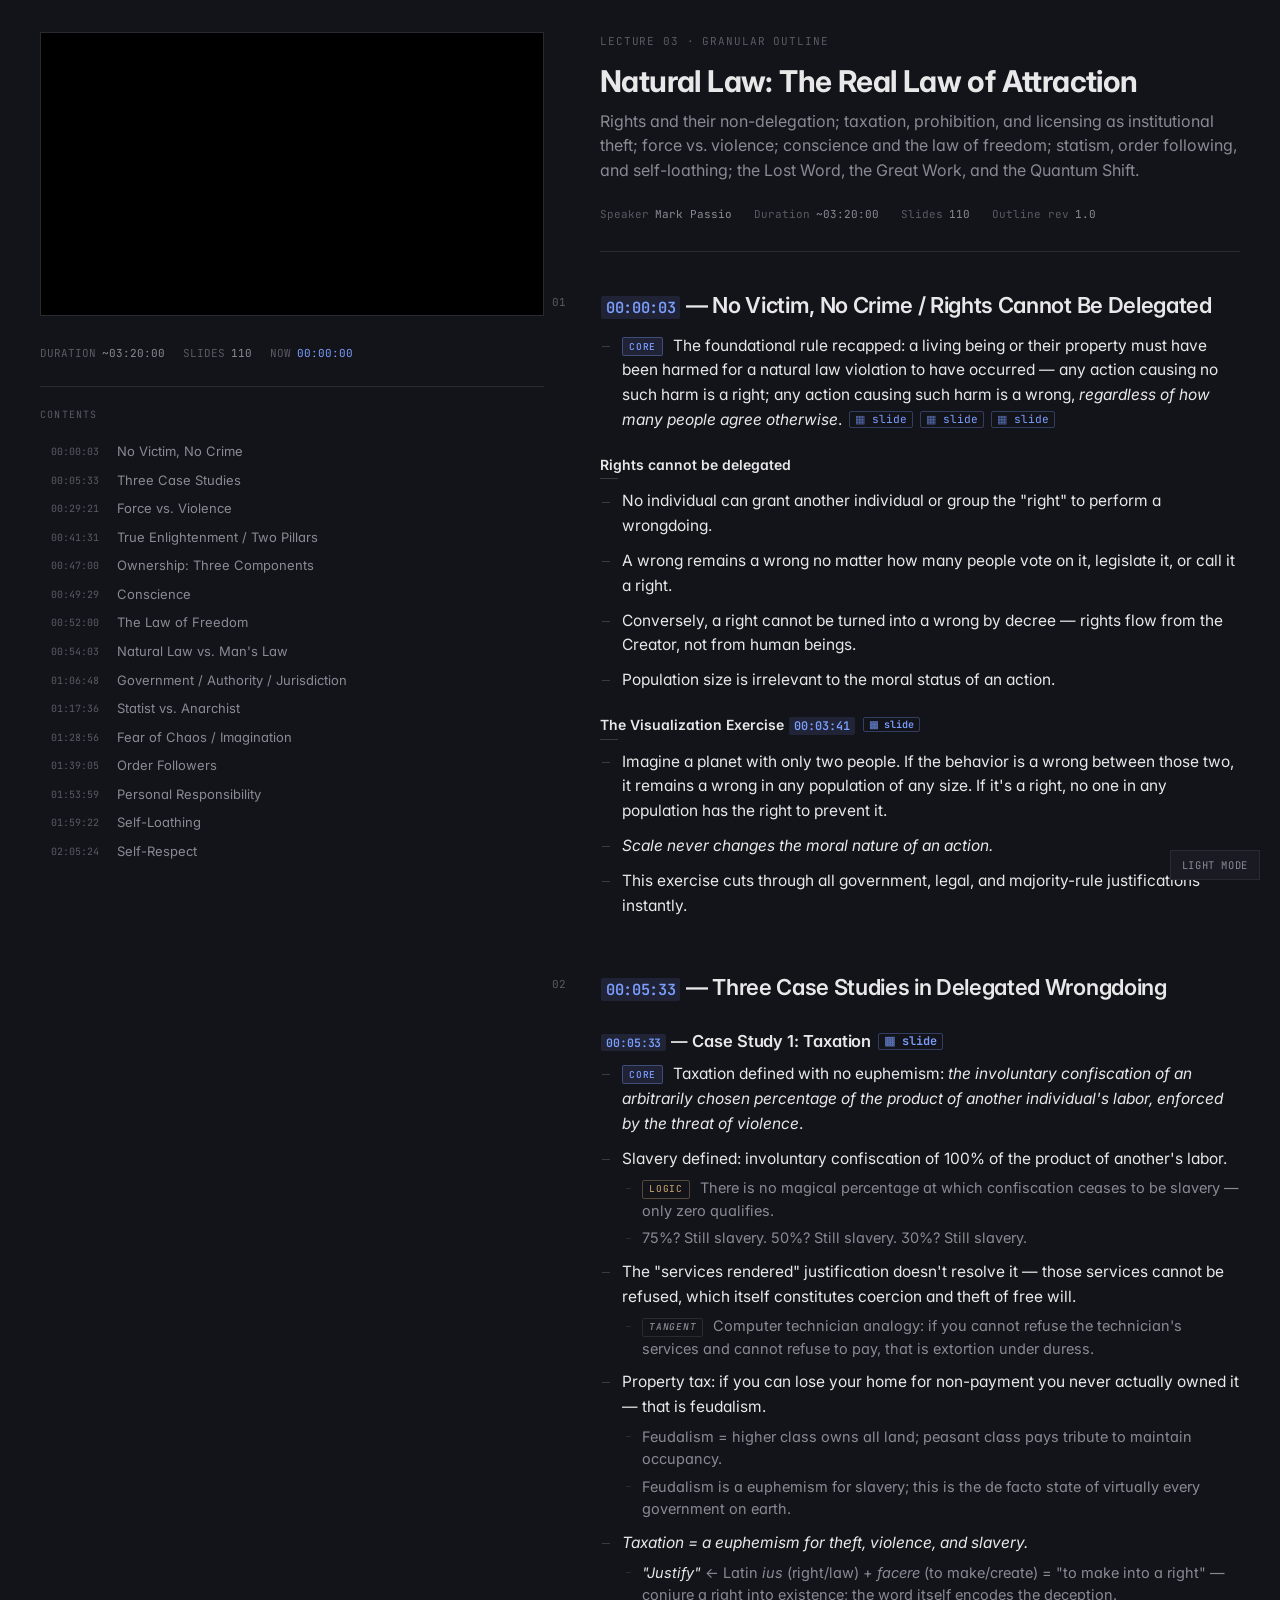
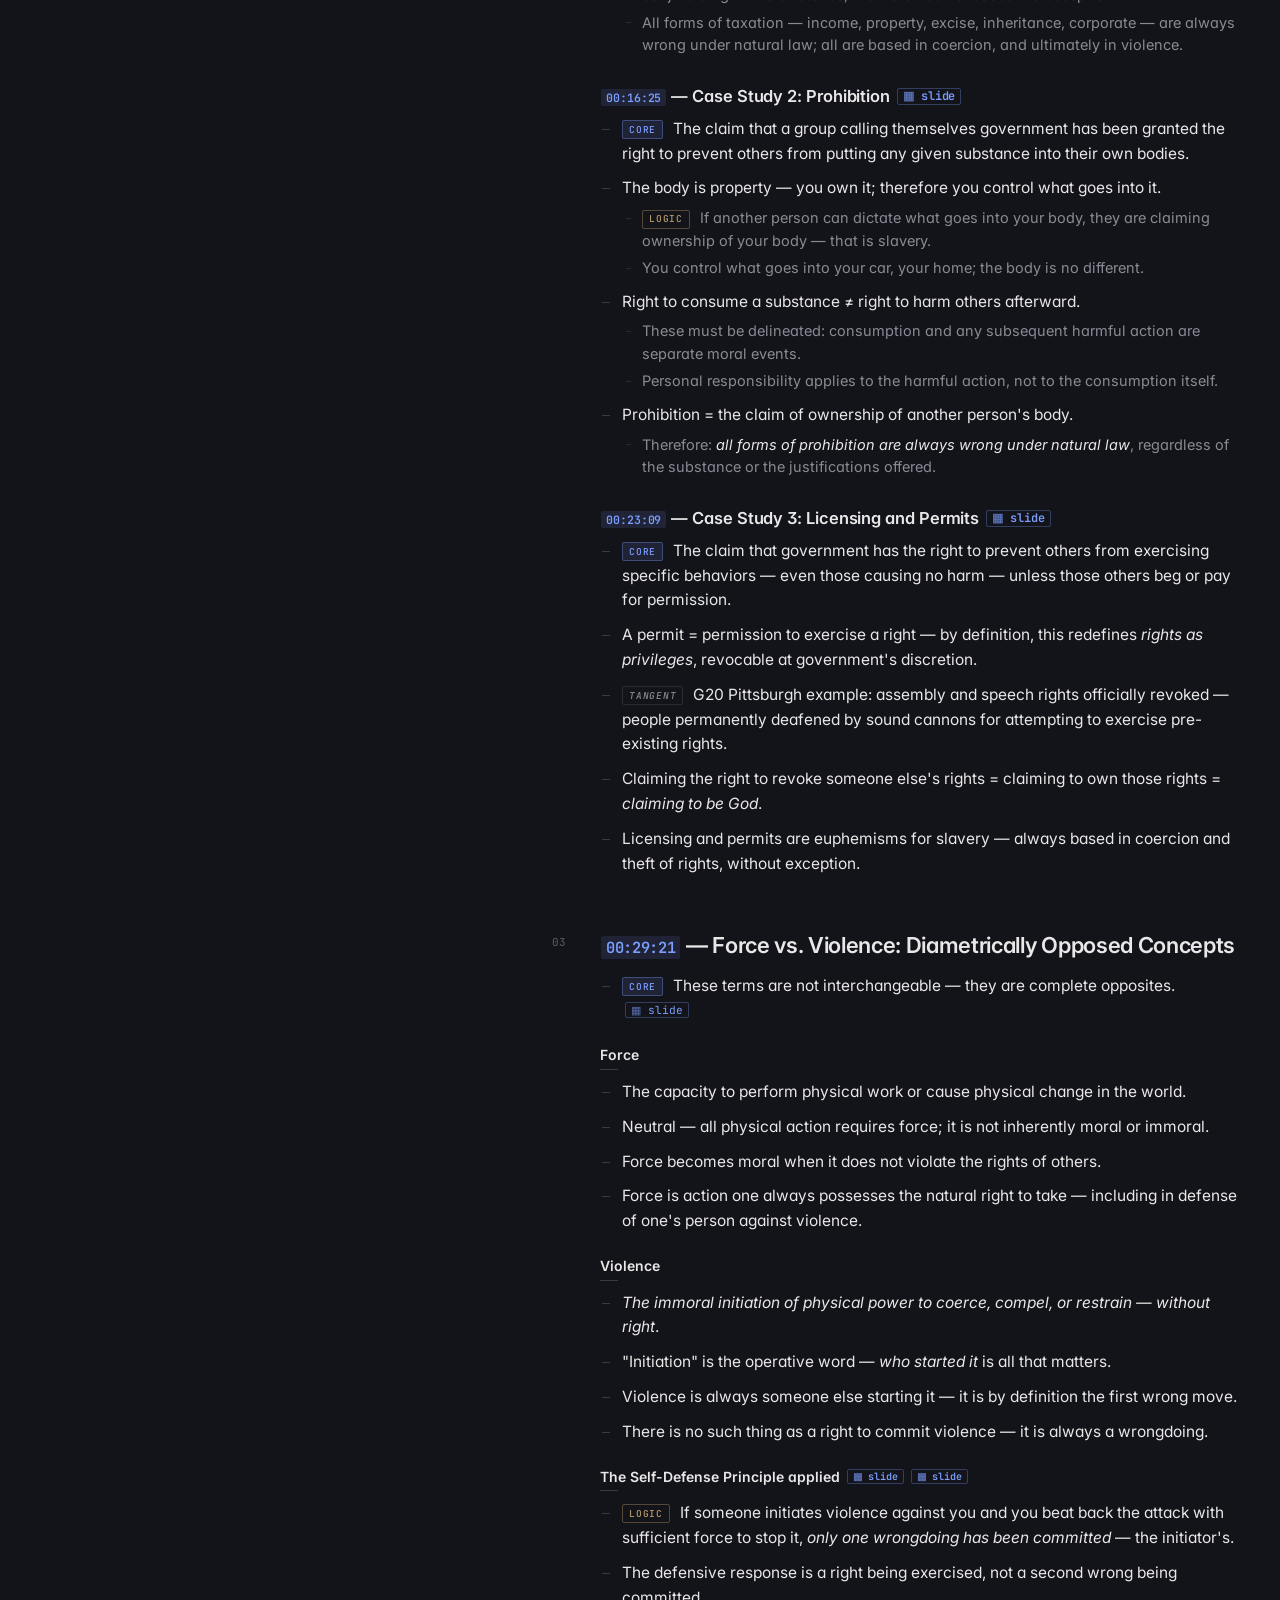
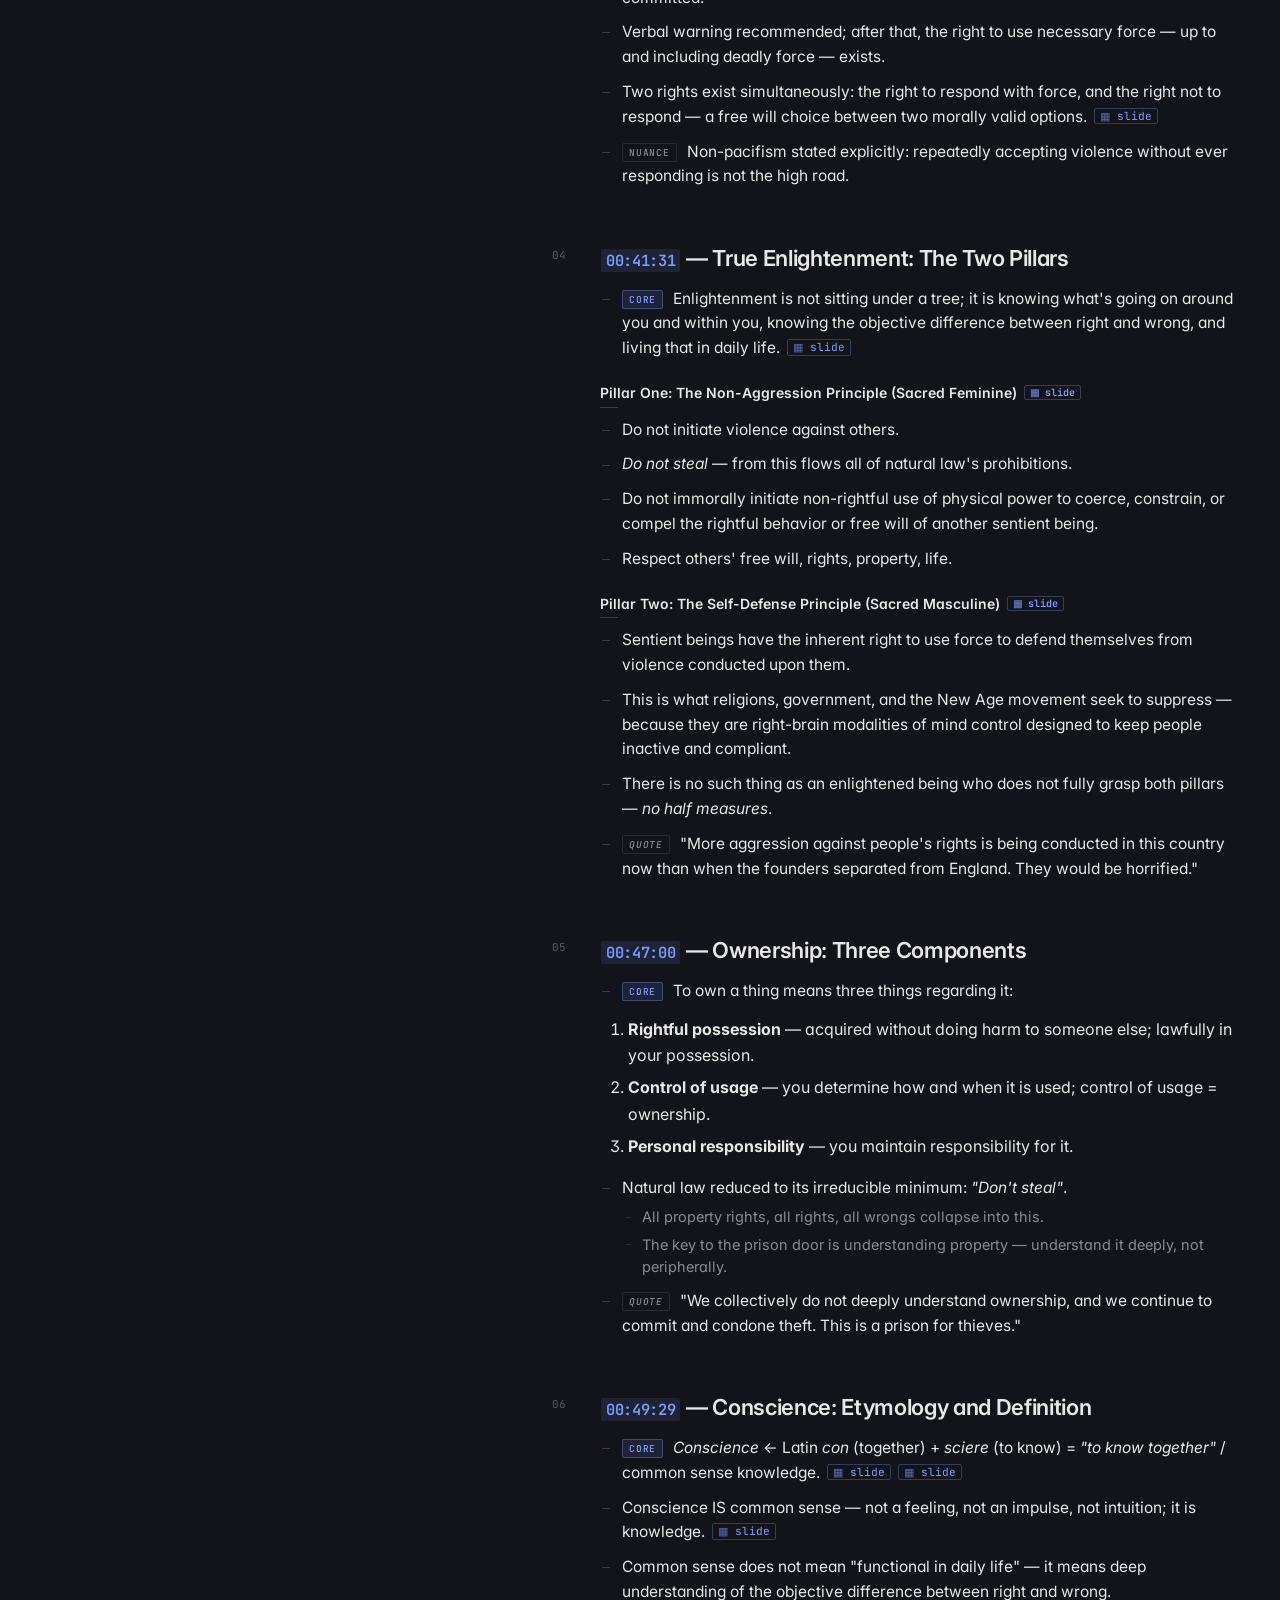
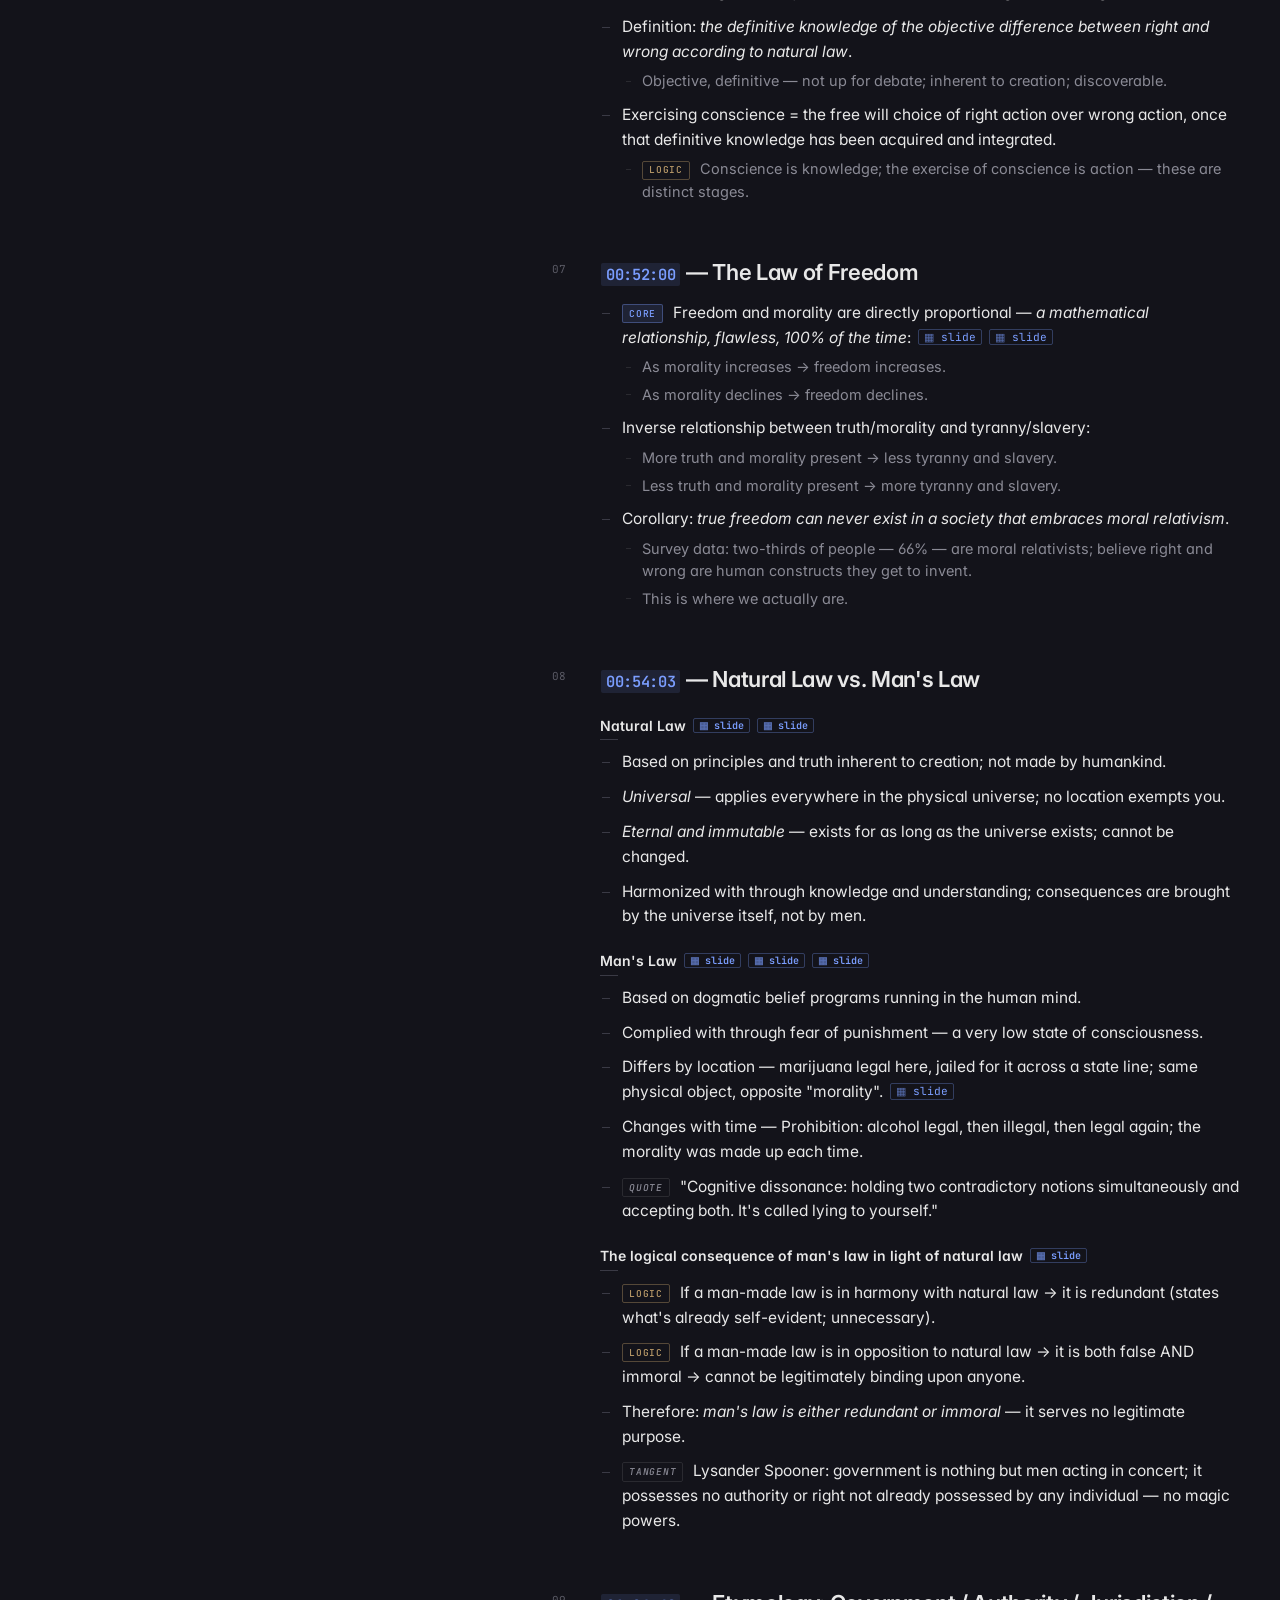
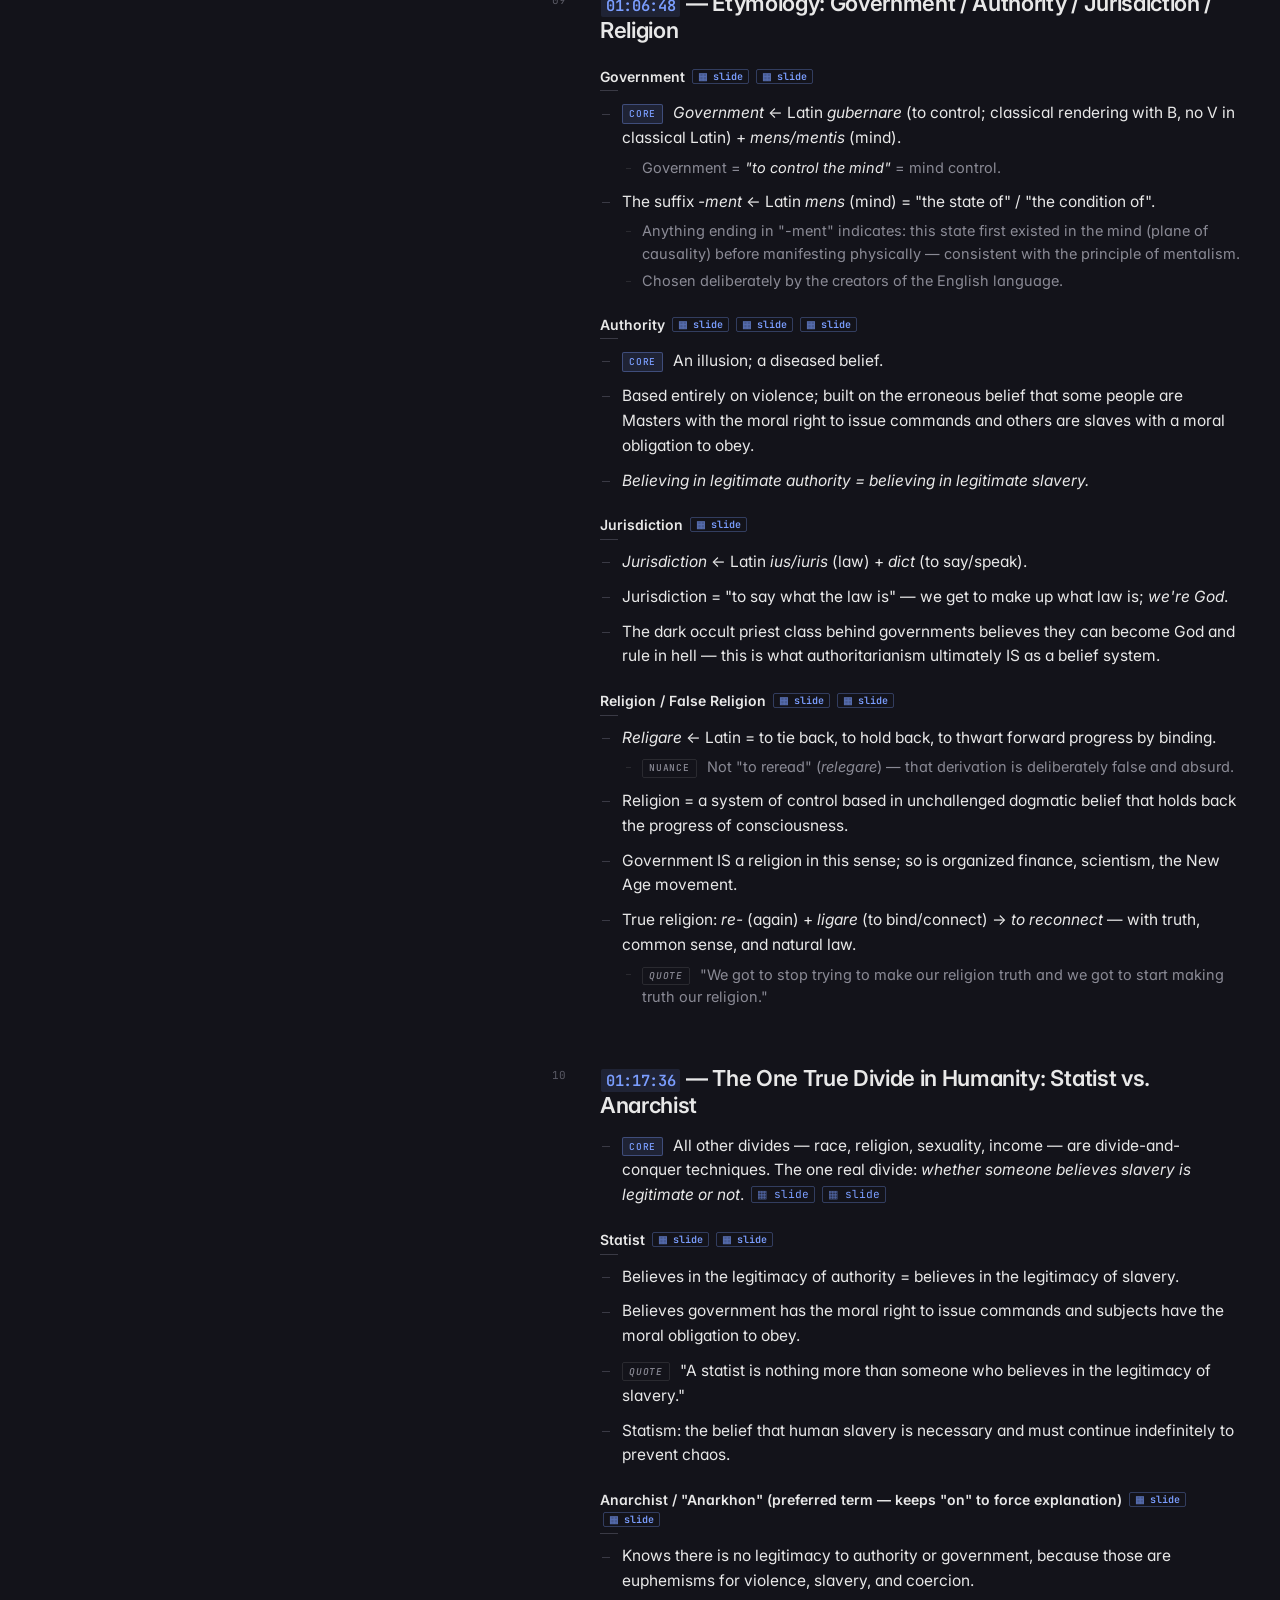
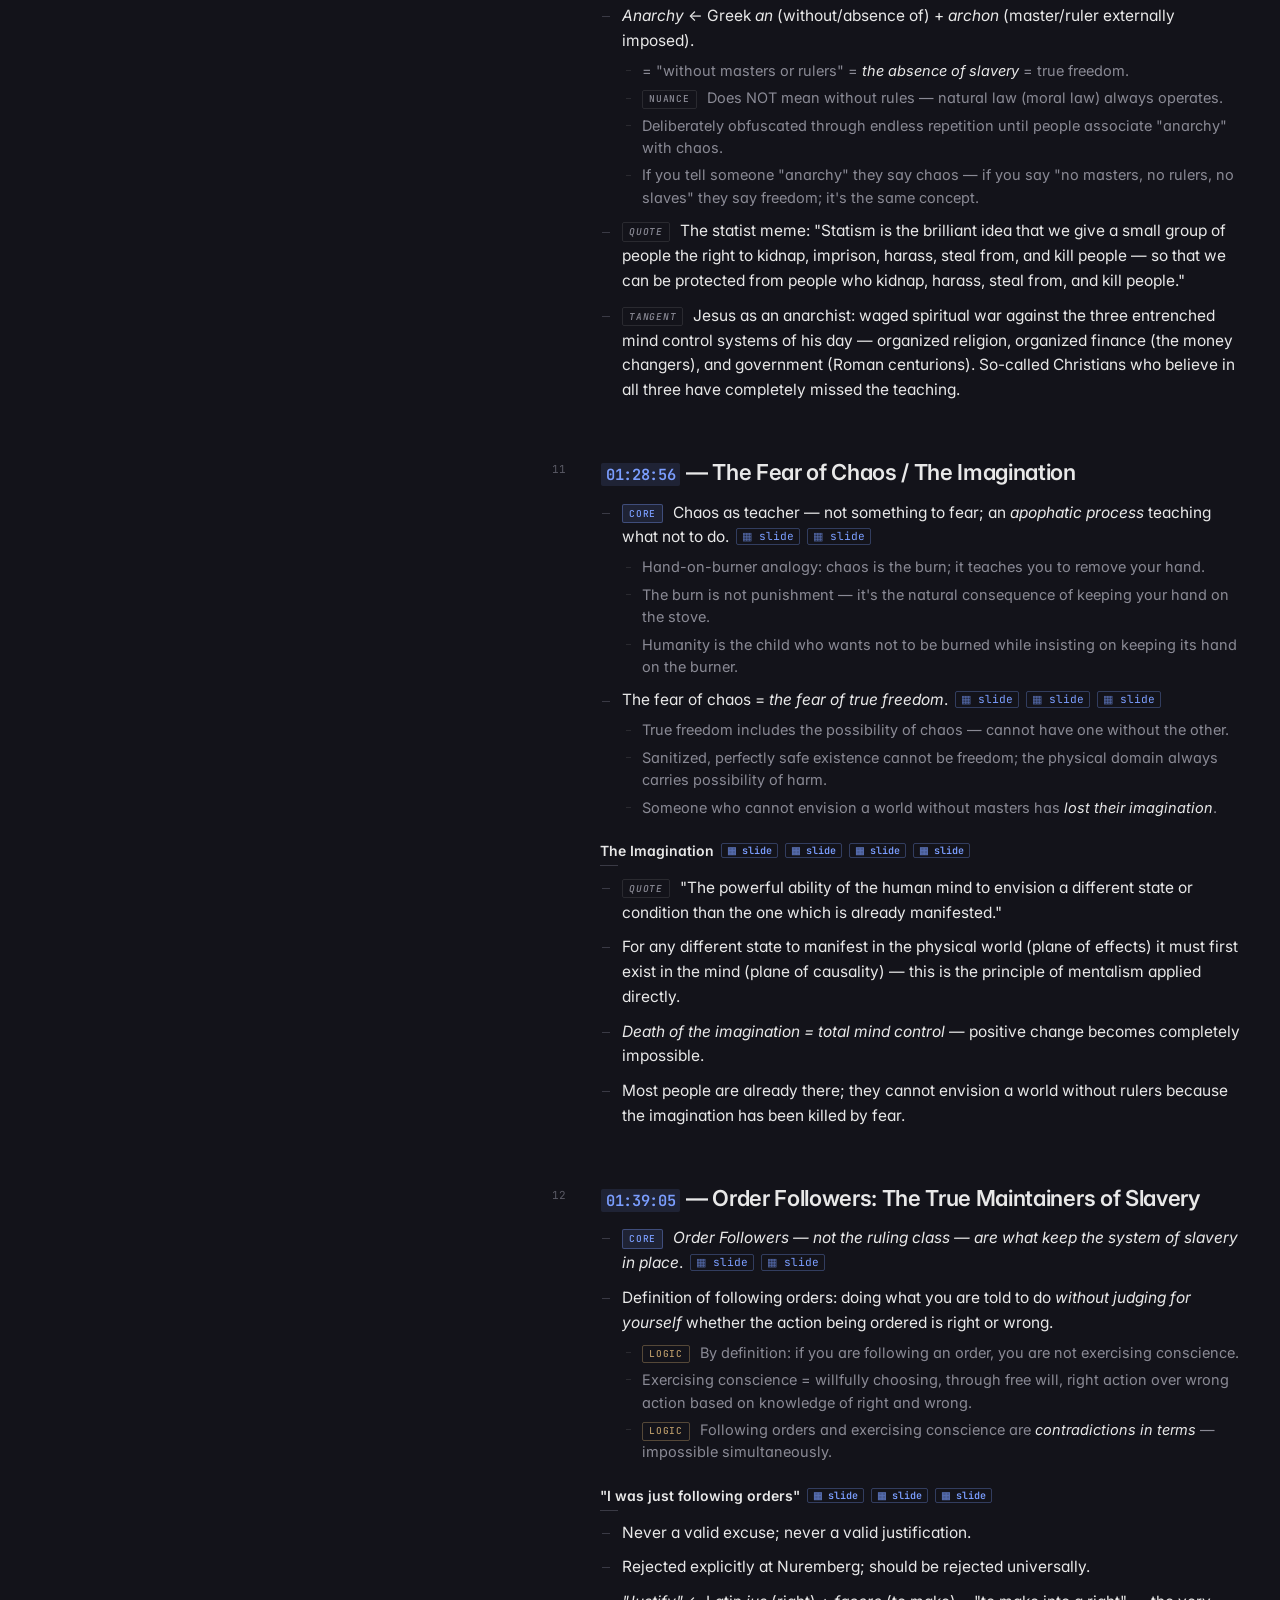
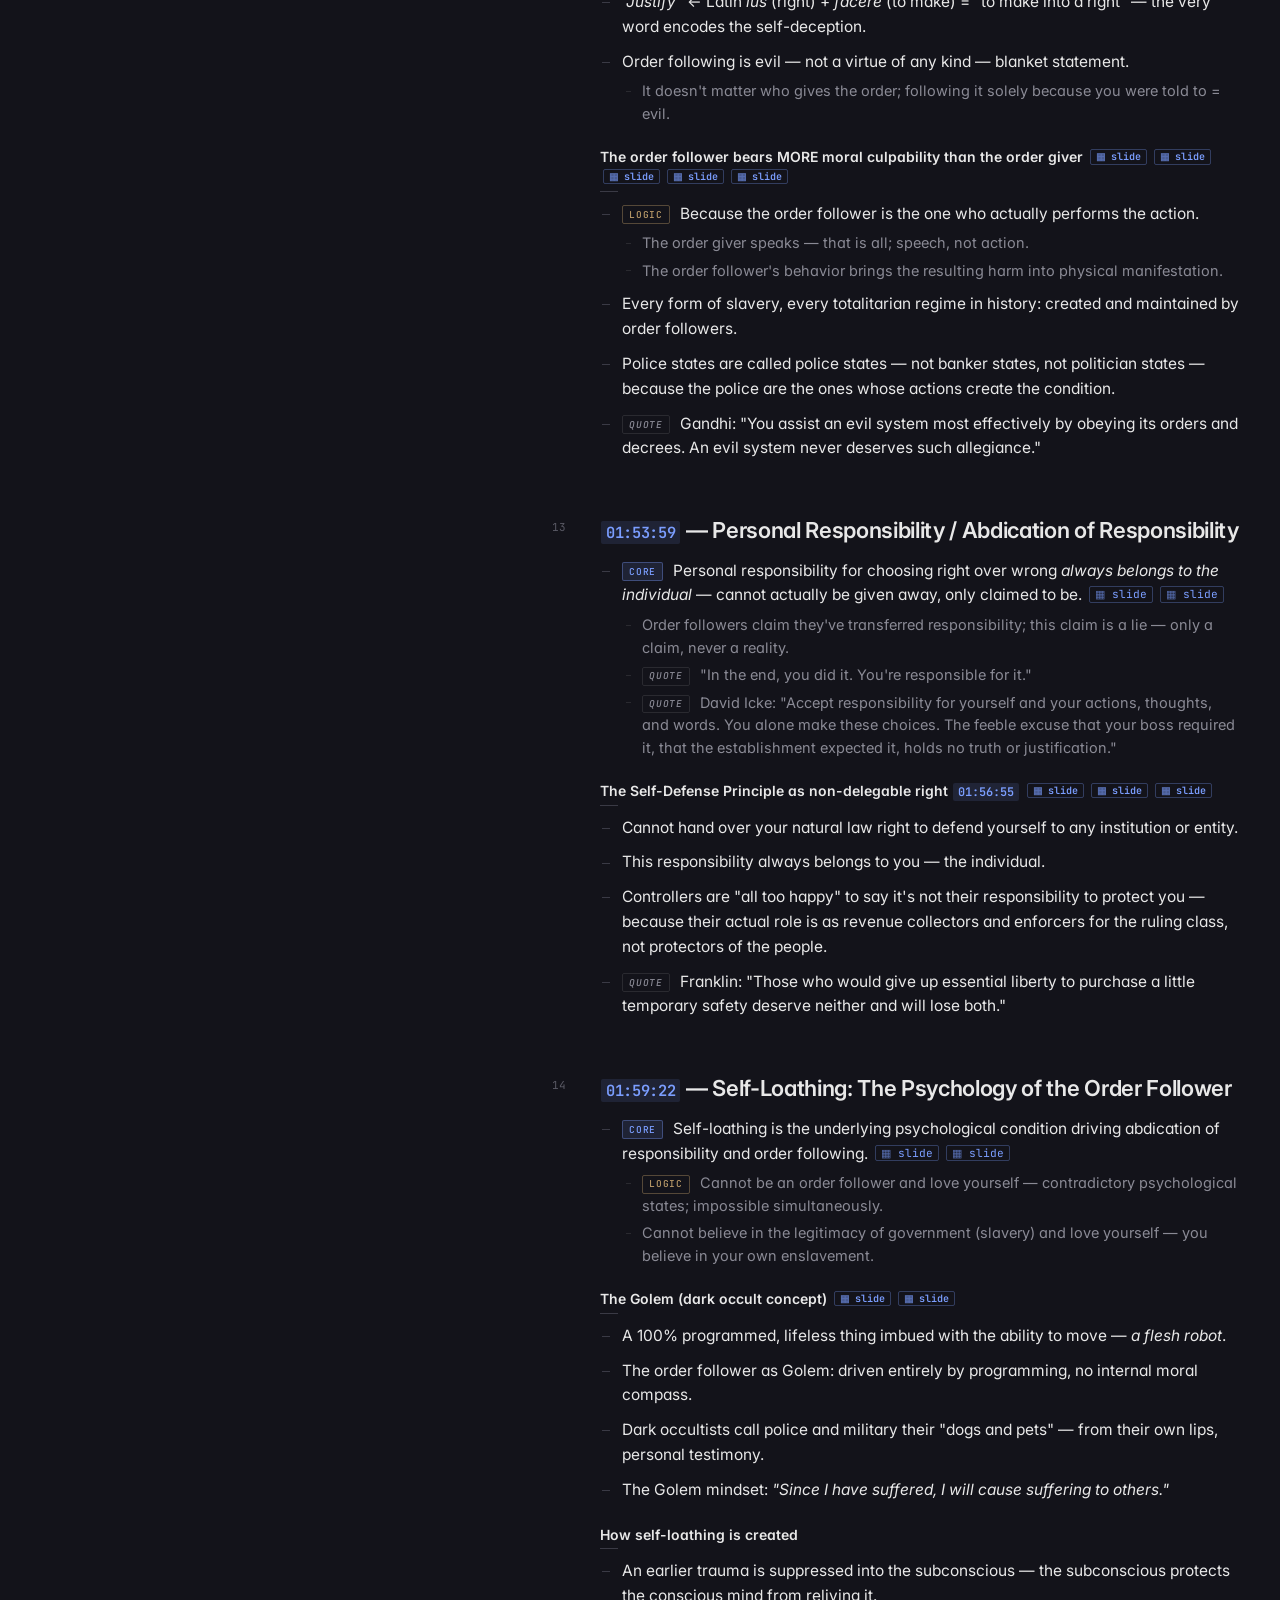
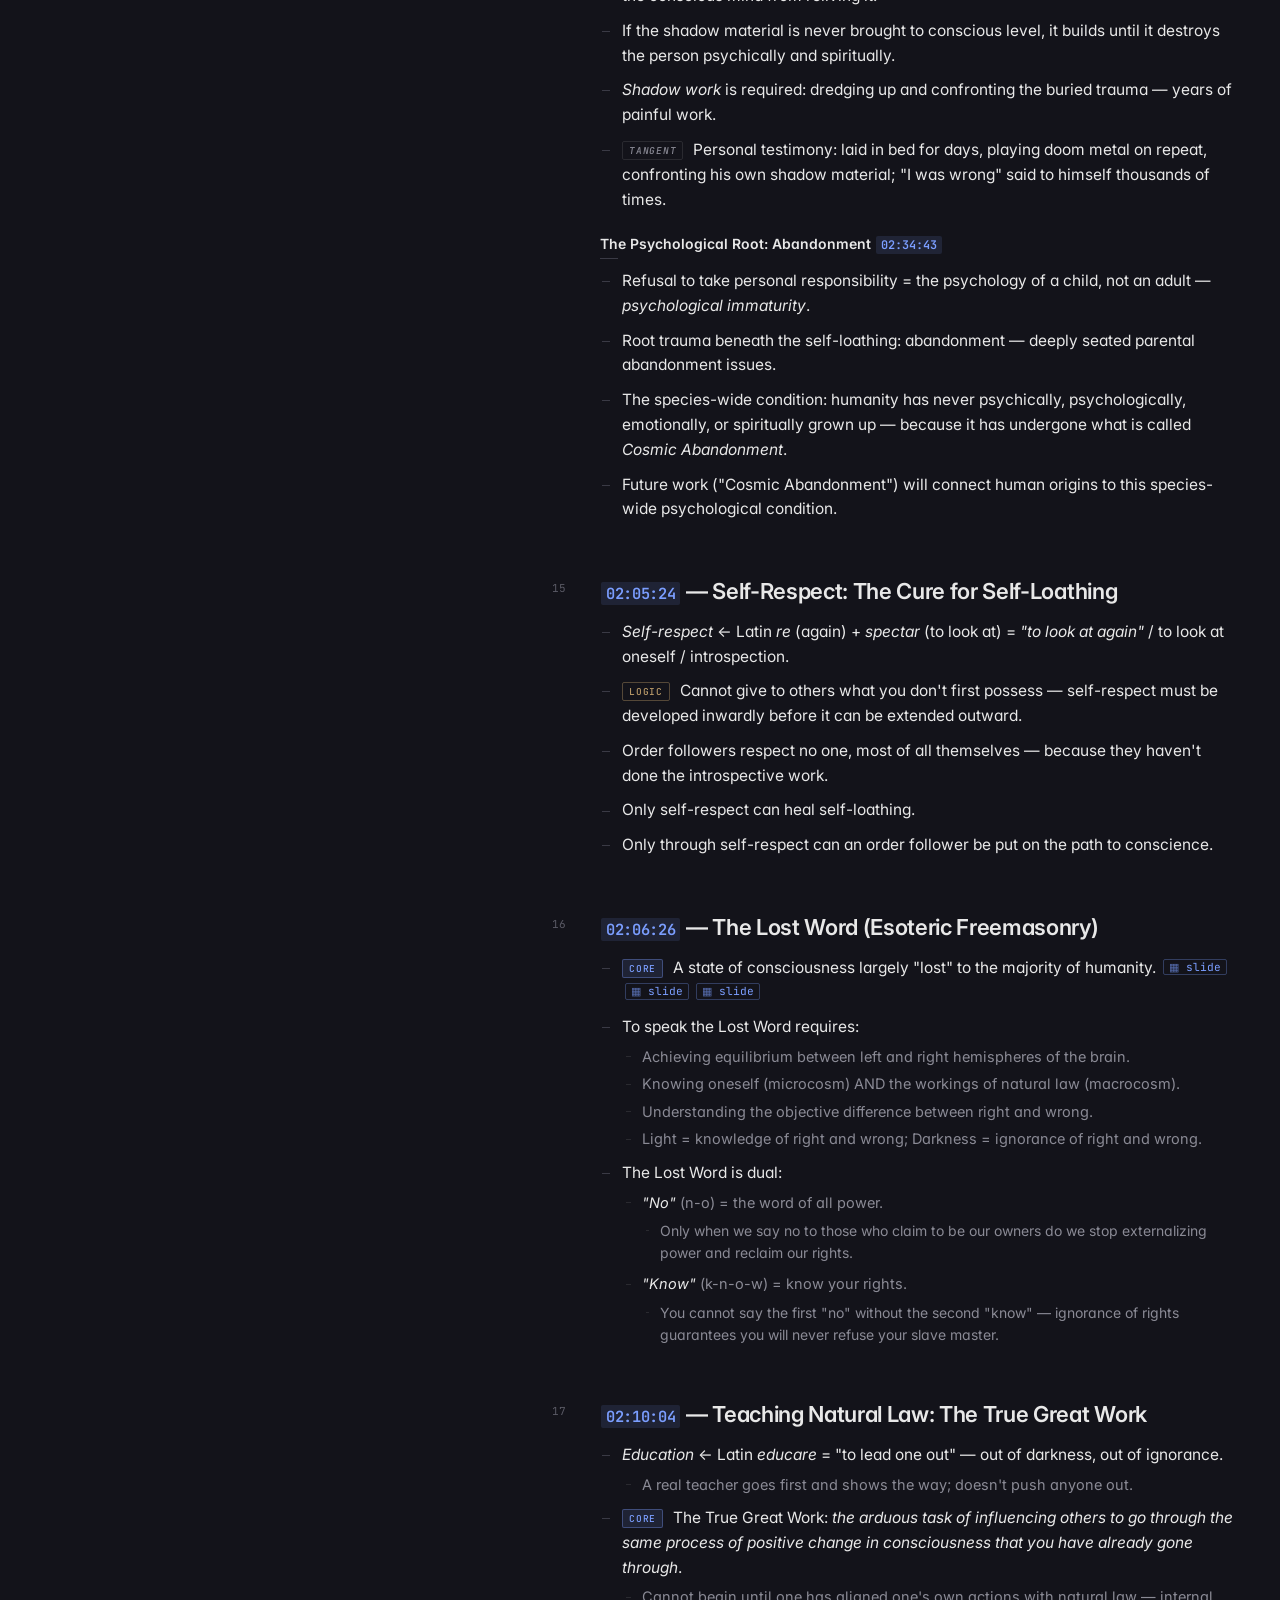
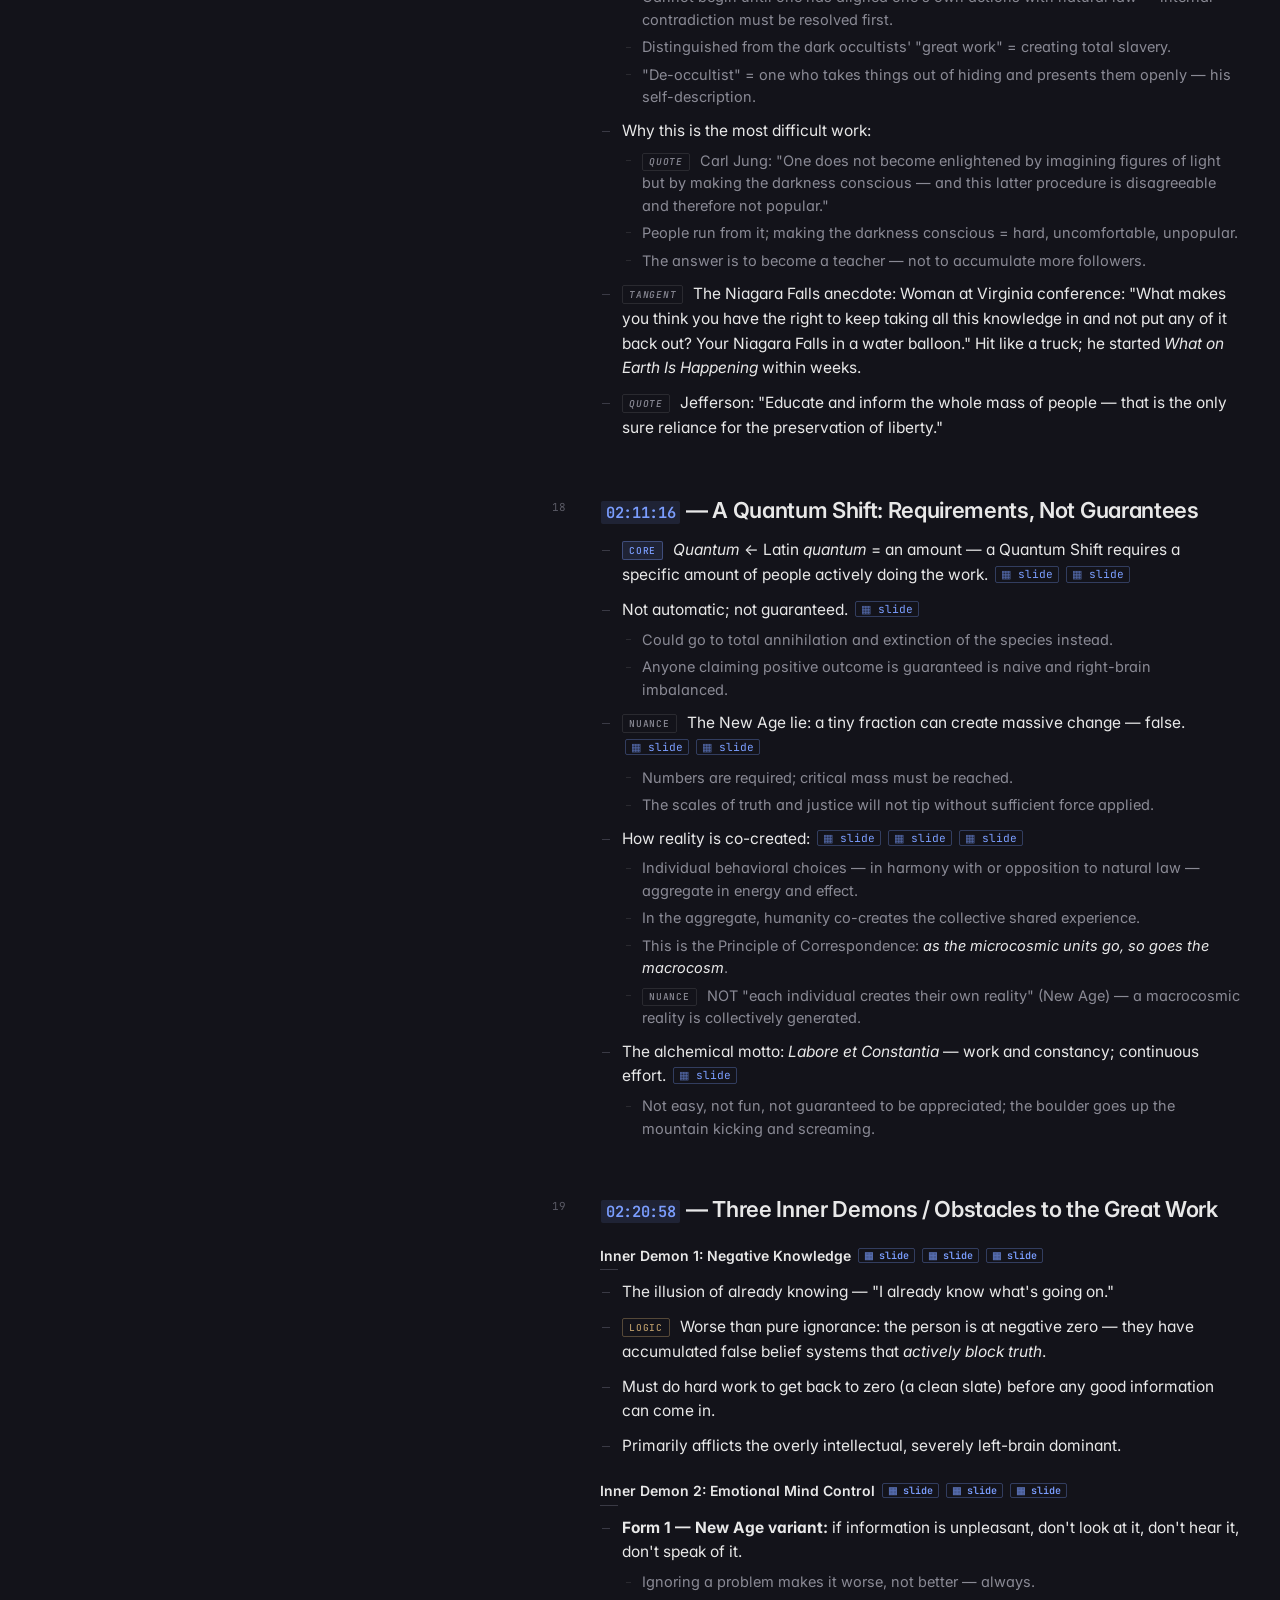
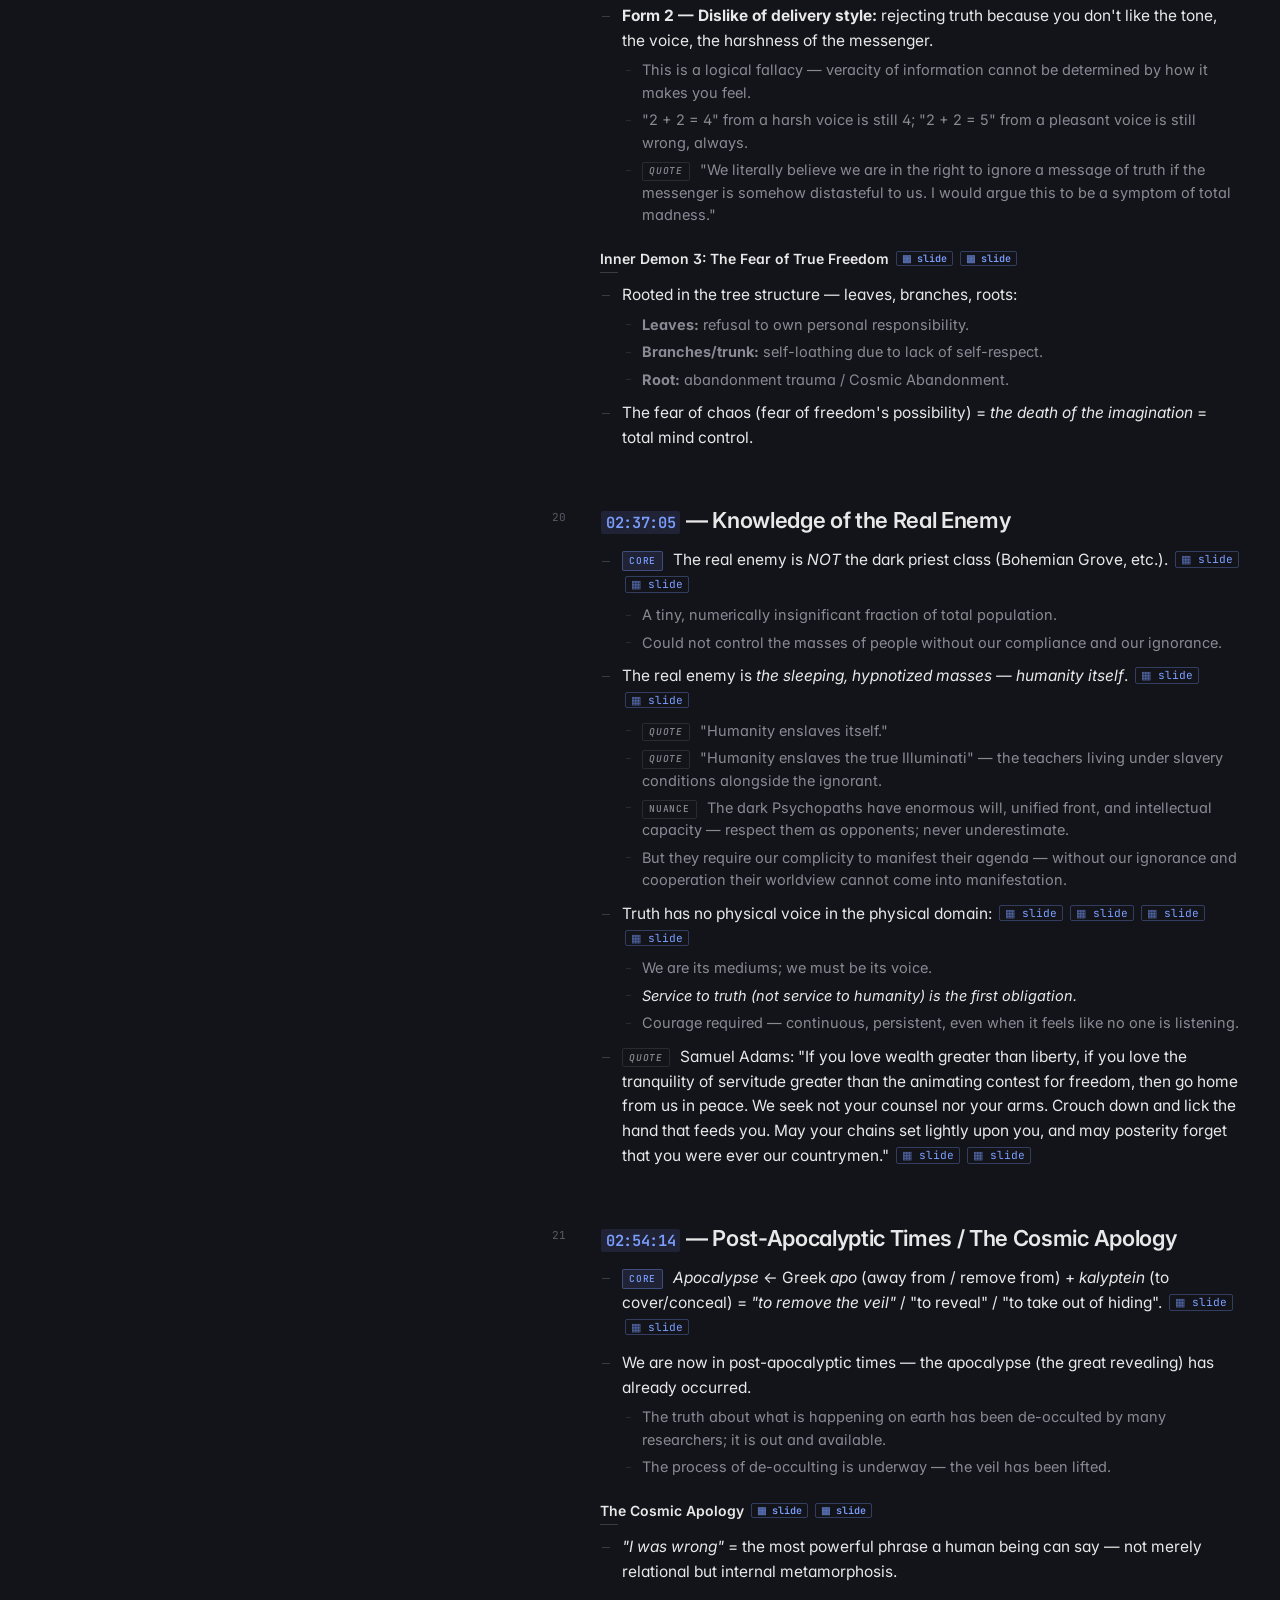
<file: lecture-03.html>
<!DOCTYPE html>
<html lang="en" data-theme="dark">
<head>
  <meta charset="UTF-8">
  <meta name="viewport" content="width=device-width, initial-scale=1.0">
  <title>Lecture 03 — Natural Law: The Real Law of Attraction</title>
  <link rel="stylesheet" href="assets/css/main.css">
</head>
<body data-lecture="lecture-03">

<div class="study-layout">

  <aside class="left-col">
    <div class="player-wrap">
      <iframe
        id="yt-player"
        src="https://www.youtube.com/embed/204aGDVa3Vw?enablejsapi=1&rel=0"
        title="Lecture 03"
        frameborder="0"
        allow="accelerometer; autoplay; clipboard-write; encrypted-media; gyroscope; picture-in-picture"
        allowfullscreen></iframe>
    </div>
    <div class="player-meta">
      <span><span class="label">DURATION</span><span>~03:20:00</span></span>
      <span><span class="label">SLIDES</span><span>110</span></span>
      <span><span class="label">NOW</span><span class="now-playing">00:00:00</span></span>
    </div>

    <div class="toc-panel">
      <div class="toc-label">Contents</div>
      <nav class="toc">
        <ul>
          <li><a href="#sec-01"><span class="toc-ts">00:00:03</span>No Victim, No Crime</a></li>
          <li><a href="#sec-02"><span class="toc-ts">00:05:33</span>Three Case Studies</a></li>
          <li><a href="#sec-03"><span class="toc-ts">00:29:21</span>Force vs. Violence</a></li>
          <li><a href="#sec-04"><span class="toc-ts">00:41:31</span>True Enlightenment / Two Pillars</a></li>
          <li><a href="#sec-05"><span class="toc-ts">00:47:00</span>Ownership: Three Components</a></li>
          <li><a href="#sec-06"><span class="toc-ts">00:49:29</span>Conscience</a></li>
          <li><a href="#sec-07"><span class="toc-ts">00:52:00</span>The Law of Freedom</a></li>
          <li><a href="#sec-08"><span class="toc-ts">00:54:03</span>Natural Law vs. Man's Law</a></li>
          <li><a href="#sec-09"><span class="toc-ts">01:06:48</span>Government / Authority / Jurisdiction</a></li>
          <li><a href="#sec-10"><span class="toc-ts">01:17:36</span>Statist vs. Anarchist</a></li>
          <li><a href="#sec-11"><span class="toc-ts">01:28:56</span>Fear of Chaos / Imagination</a></li>
          <li><a href="#sec-12"><span class="toc-ts">01:39:05</span>Order Followers</a></li>
          <li><a href="#sec-13"><span class="toc-ts">01:53:59</span>Personal Responsibility</a></li>
          <li><a href="#sec-14"><span class="toc-ts">01:59:22</span>Self-Loathing</a></li>
          <li><a href="#sec-15"><span class="toc-ts">02:05:24</span>Self-Respect</a></li>
          <li><a href="#sec-16"><span class="toc-ts">02:06:26</span>The Lost Word</a></li>
          <li><a href="#sec-17"><span class="toc-ts">02:10:04</span>Teaching / The Great Work</a></li>
          <li><a href="#sec-18"><span class="toc-ts">02:11:16</span>A Quantum Shift</a></li>
          <li><a href="#sec-19"><span class="toc-ts">02:20:58</span>Three Inner Demons</a></li>
          <li><a href="#sec-20"><span class="toc-ts">02:37:05</span>The Real Enemy</a></li>
          <li><a href="#sec-21"><span class="toc-ts">02:54:14</span>Post-Apocalyptic / Cosmic Apology</a></li>
          <li><a href="#sec-22"><span class="toc-ts">03:02:18</span>Maat / Justice / Lex Rex</a></li>
          <li><a href="#sec-23"><span class="toc-ts">03:07:05</span>Closing / The Choice</a></li>
        </ul>
      </nav>
    </div>
  </aside>

  <main class="right-col">

    <header class="doc-header">
      <div class="doc-eyebrow">Lecture 03 · Granular Outline</div>
      <h1 class="doc-title">Natural Law: The Real Law of Attraction</h1>
      <p class="doc-subtitle">
        Rights and their non-delegation; taxation, prohibition, and licensing as
        institutional theft; force vs. violence; conscience and the law of freedom;
        statism, order following, and self-loathing; the Lost Word, the Great Work,
        and the Quantum Shift.
      </p>
      <div class="doc-meta">
        <div><span class="k">Speaker</span><span>Mark Passio</span></div>
        <div><span class="k">Duration</span><span>~03:20:00</span></div>
        <div><span class="k">Slides</span><span>110</span></div>
        <div><span class="k">Outline rev</span><span>1.0</span></div>
      </div>
    </header>

    <article class="outline">

      <h2 id="sec-01"><span class="section-num">01</span><a class="ts" data-ts="00:00:03">00:00:03</a> — No Victim, No Crime / Rights Cannot Be Delegated</h2>
      <ul>
        <li><span class="tag core">CORE</span>The foundational rule recapped: a living being or their property must have been harmed for a natural law violation to have occurred — any action causing no such harm is a right; any action causing such harm is a wrong, <span class="power">regardless of how many people agree otherwise</span>. <a class="slide-ref" data-ts="00:00:02">slide</a> <a class="slide-ref" data-ts="00:01:50">slide</a> <a class="slide-ref" data-ts="00:02:44">slide</a></li>
      </ul>

      <h4>Rights cannot be delegated</h4>
      <ul>
        <li>No individual can grant another individual or group the "right" to perform a wrongdoing.</li>
        <li>A wrong remains a wrong no matter how many people vote on it, legislate it, or call it a right.</li>
        <li>Conversely, a right cannot be turned into a wrong by decree — rights flow from the Creator, not from human beings.</li>
        <li>Population size is irrelevant to the moral status of an action.</li>
      </ul>

      <h4>The Visualization Exercise <a class="ts" data-ts="00:03:41">00:03:41</a> <a class="slide-ref" data-ts="00:03:50">slide</a></h4>
      <ul>
        <li>Imagine a planet with only two people. If the behavior is a wrong between those two, it remains a wrong in any population of any size. If it's a right, no one in any population has the right to prevent it.</li>
        <li><span class="power">Scale never changes the moral nature of an action.</span></li>
        <li>This exercise cuts through all government, legal, and majority-rule justifications instantly.</li>
      </ul>

      <h2 id="sec-02"><span class="section-num">02</span><a class="ts" data-ts="00:05:33">00:05:33</a> — Three Case Studies in Delegated Wrongdoing</h2>

      <h3 id="cs-taxation"><a class="ts" data-ts="00:05:33">00:05:33</a> — Case Study 1: Taxation <a class="slide-ref" data-ts="00:05:32">slide</a></h3>
      <ul>
        <li><span class="tag core">CORE</span>Taxation defined with no euphemism: <span class="power">the involuntary confiscation of an arbitrarily chosen percentage of the product of another individual's labor, enforced by the threat of violence</span>.</li>
        <li>Slavery defined: involuntary confiscation of 100% of the product of another's labor.
          <ul>
            <li><span class="tag logic">LOGIC</span>There is no magical percentage at which confiscation ceases to be slavery — only zero qualifies.</li>
            <li>75%? Still slavery. 50%? Still slavery. 30%? Still slavery.</li>
          </ul>
        </li>
        <li>The "services rendered" justification doesn't resolve it — those services cannot be refused, which itself constitutes coercion and theft of free will.
          <ul>
            <li><span class="tag tangent">TANGENT</span>Computer technician analogy: if you cannot refuse the technician's services and cannot refuse to pay, that is extortion under duress.</li>
          </ul>
        </li>
        <li>Property tax: if you can lose your home for non-payment you never actually owned it — that is feudalism.
          <ul>
            <li>Feudalism = higher class owns all land; peasant class pays tribute to maintain occupancy.</li>
            <li>Feudalism is a euphemism for slavery; this is the de facto state of virtually every government on earth.</li>
          </ul>
        </li>
        <li><span class="power">Taxation = a euphemism for theft, violence, and slavery.</span>
          <ul>
            <li><span class="power">"Justify"</span> ← Latin <em>ius</em> (right/law) + <em>facere</em> (to make/create) = "to make into a right" — conjure a right into existence; the word itself encodes the deception.</li>
            <li>All forms of taxation — income, property, excise, inheritance, corporate — are always wrong under natural law; all are based in coercion, and ultimately in violence.</li>
          </ul>
        </li>
      </ul>

      <h3 id="cs-prohibition"><a class="ts" data-ts="00:16:25">00:16:25</a> — Case Study 2: Prohibition <a class="slide-ref" data-ts="00:18:52">slide</a></h3>
      <ul>
        <li><span class="tag core">CORE</span>The claim that a group calling themselves government has been granted the right to prevent others from putting any given substance into their own bodies.</li>
        <li>The body is property — you own it; therefore you control what goes into it.
          <ul>
            <li><span class="tag logic">LOGIC</span>If another person can dictate what goes into your body, they are claiming ownership of your body — that is slavery.</li>
            <li>You control what goes into your car, your home; the body is no different.</li>
          </ul>
        </li>
        <li>Right to consume a substance ≠ right to harm others afterward.
          <ul>
            <li>These must be delineated: consumption and any subsequent harmful action are separate moral events.</li>
            <li>Personal responsibility applies to the harmful action, not to the consumption itself.</li>
          </ul>
        </li>
        <li>Prohibition = the claim of ownership of another person's body.
          <ul>
            <li>Therefore: <span class="power">all forms of prohibition are always wrong under natural law</span>, regardless of the substance or the justifications offered.</li>
          </ul>
        </li>
      </ul>

      <h3 id="cs-licensing"><a class="ts" data-ts="00:23:09">00:23:09</a> — Case Study 3: Licensing and Permits <a class="slide-ref" data-ts="00:24:00">slide</a></h3>
      <ul>
        <li><span class="tag core">CORE</span>The claim that government has the right to prevent others from exercising specific behaviors — even those causing no harm — unless those others beg or pay for permission.</li>
        <li>A permit = permission to exercise a right — by definition, this redefines <span class="power">rights as privileges</span>, revocable at government's discretion.</li>
        <li><span class="tag tangent">TANGENT</span>G20 Pittsburgh example: assembly and speech rights officially revoked — people permanently deafened by sound cannons for attempting to exercise pre-existing rights.</li>
        <li>Claiming the right to revoke someone else's rights = claiming to own those rights = <span class="power">claiming to be God</span>.</li>
        <li>Licensing and permits are euphemisms for slavery — always based in coercion and theft of rights, without exception.</li>
      </ul>

      <h2 id="sec-03"><span class="section-num">03</span><a class="ts" data-ts="00:29:21">00:29:21</a> — Force vs. Violence: Diametrically Opposed Concepts</h2>
      <ul>
        <li><span class="tag core">CORE</span>These terms are not interchangeable — they are complete opposites. <a class="slide-ref" data-ts="00:29:52">slide</a></li>
      </ul>

      <h4>Force</h4>
      <ul>
        <li>The capacity to perform physical work or cause physical change in the world.</li>
        <li>Neutral — all physical action requires force; it is not inherently moral or immoral.</li>
        <li>Force becomes moral when it does not violate the rights of others.</li>
        <li>Force is action one always possesses the natural right to take — including in defense of one's person against violence.</li>
      </ul>

      <h4>Violence</h4>
      <ul>
        <li><span class="power">The immoral initiation of physical power to coerce, compel, or restrain — without right</span>.</li>
        <li>"Initiation" is the operative word — <span class="power">who started it</span> is all that matters.</li>
        <li>Violence is always someone else starting it — it is by definition the first wrong move.</li>
        <li>There is no such thing as a right to commit violence — it is always a wrongdoing.</li>
      </ul>

      <h4>The Self-Defense Principle applied <a class="slide-ref" data-ts="00:36:54">slide</a> <a class="slide-ref" data-ts="00:38:40">slide</a></h4>
      <ul>
        <li><span class="tag logic">LOGIC</span>If someone initiates violence against you and you beat back the attack with sufficient force to stop it, <span class="power">only one wrongdoing has been committed</span> — the initiator's.</li>
        <li>The defensive response is a right being exercised, not a second wrong being committed.</li>
        <li>Verbal warning recommended; after that, the right to use necessary force — up to and including deadly force — exists.</li>
        <li>Two rights exist simultaneously: the right to respond with force, and the right not to respond — a free will choice between two morally valid options. <a class="slide-ref" data-ts="00:40:30">slide</a></li>
        <li><span class="tag nuance">NUANCE</span>Non-pacifism stated explicitly: repeatedly accepting violence without ever responding is not the high road.</li>
      </ul>

      <h2 id="sec-04"><span class="section-num">04</span><a class="ts" data-ts="00:41:31">00:41:31</a> — True Enlightenment: The Two Pillars</h2>
      <ul>
        <li><span class="tag core">CORE</span>Enlightenment is not sitting under a tree; it is knowing what's going on around you and within you, knowing the objective difference between right and wrong, and living that in daily life. <a class="slide-ref" data-ts="00:43:24">slide</a></li>
      </ul>

      <h4>Pillar One: The Non-Aggression Principle (Sacred Feminine) <a class="slide-ref" data-ts="00:44:26">slide</a></h4>
      <ul>
        <li>Do not initiate violence against others.</li>
        <li><span class="power">Do not steal</span> — from this flows all of natural law's prohibitions.</li>
        <li>Do not immorally initiate non-rightful use of physical power to coerce, constrain, or compel the rightful behavior or free will of another sentient being.</li>
        <li>Respect others' free will, rights, property, life.</li>
      </ul>

      <h4>Pillar Two: The Self-Defense Principle (Sacred Masculine) <a class="slide-ref" data-ts="00:46:56">slide</a></h4>
      <ul>
        <li>Sentient beings have the inherent right to use force to defend themselves from violence conducted upon them.</li>
        <li>This is what religions, government, and the New Age movement seek to suppress — because they are right-brain modalities of mind control designed to keep people inactive and compliant.</li>
        <li>There is no such thing as an enlightened being who does not fully grasp both pillars — <span class="power">no half measures</span>.</li>
        <li><span class="tag quote">QUOTE</span>"More aggression against people's rights is being conducted in this country now than when the founders separated from England. They would be horrified."</li>
      </ul>

      <h2 id="sec-05"><span class="section-num">05</span><a class="ts" data-ts="00:47:00">00:47:00</a> — Ownership: Three Components</h2>
      <ul>
        <li><span class="tag core">CORE</span>To own a thing means three things regarding it:</li>
      </ul>
      <ol style="padding-left: 28px; margin: 8px 0 16px; color: var(--text);">
        <li style="margin: 6px 0;"><strong>Rightful possession</strong> — acquired without doing harm to someone else; lawfully in your possession.</li>
        <li style="margin: 6px 0;"><strong>Control of usage</strong> — you determine how and when it is used; control of usage = ownership.</li>
        <li style="margin: 6px 0;"><strong>Personal responsibility</strong> — you maintain responsibility for it.</li>
      </ol>
      <ul>
        <li>Natural law reduced to its irreducible minimum: <span class="power">"Don't steal"</span>.
          <ul>
            <li>All property rights, all rights, all wrongs collapse into this.</li>
            <li>The key to the prison door is understanding property — understand it deeply, not peripherally.</li>
          </ul>
        </li>
        <li><span class="tag quote">QUOTE</span>"We collectively do not deeply understand ownership, and we continue to commit and condone theft. This is a prison for thieves."</li>
      </ul>

      <h2 id="sec-06"><span class="section-num">06</span><a class="ts" data-ts="00:49:29">00:49:29</a> — Conscience: Etymology and Definition</h2>
      <ul>
        <li><span class="tag core">CORE</span><span class="power">Conscience</span> ← Latin <em>con</em> (together) + <em>sciere</em> (to know) = <span class="power">"to know together"</span> / common sense knowledge. <a class="slide-ref" data-ts="00:49:58">slide</a> <a class="slide-ref" data-ts="00:50:50">slide</a></li>
        <li>Conscience IS common sense — not a feeling, not an impulse, not intuition; it is knowledge. <a class="slide-ref" data-ts="00:51:36">slide</a></li>
        <li>Common sense does not mean "functional in daily life" — it means deep understanding of the objective difference between right and wrong.</li>
        <li>Definition: <span class="power">the definitive knowledge of the objective difference between right and wrong according to natural law</span>.
          <ul>
            <li>Objective, definitive — not up for debate; inherent to creation; discoverable.</li>
          </ul>
        </li>
        <li>Exercising conscience = the free will choice of right action over wrong action, once that definitive knowledge has been acquired and integrated.
          <ul>
            <li><span class="tag logic">LOGIC</span>Conscience is knowledge; the exercise of conscience is action — these are distinct stages.</li>
          </ul>
        </li>
      </ul>

      <h2 id="sec-07"><span class="section-num">07</span><a class="ts" data-ts="00:52:00">00:52:00</a> — The Law of Freedom</h2>
      <ul>
        <li><span class="tag core">CORE</span>Freedom and morality are directly proportional — <span class="power">a mathematical relationship, flawless, 100% of the time</span>: <a class="slide-ref" data-ts="00:52:18">slide</a> <a class="slide-ref" data-ts="00:53:38">slide</a>
          <ul>
            <li>As morality increases → freedom increases.</li>
            <li>As morality declines → freedom declines.</li>
          </ul>
        </li>
        <li>Inverse relationship between truth/morality and tyranny/slavery:
          <ul>
            <li>More truth and morality present → less tyranny and slavery.</li>
            <li>Less truth and morality present → more tyranny and slavery.</li>
          </ul>
        </li>
        <li>Corollary: <span class="power">true freedom can never exist in a society that embraces moral relativism</span>.
          <ul>
            <li>Survey data: two-thirds of people — 66% — are moral relativists; believe right and wrong are human constructs they get to invent.</li>
            <li>This is where we actually are.</li>
          </ul>
        </li>
      </ul>

      <h2 id="sec-08"><span class="section-num">08</span><a class="ts" data-ts="00:54:03">00:54:03</a> — Natural Law vs. Man's Law</h2>

      <h4>Natural Law <a class="slide-ref" data-ts="00:54:46">slide</a> <a class="slide-ref" data-ts="00:59:06">slide</a></h4>
      <ul>
        <li>Based on principles and truth inherent to creation; not made by humankind.</li>
        <li><span class="power">Universal</span> — applies everywhere in the physical universe; no location exempts you.</li>
        <li><span class="power">Eternal and immutable</span> — exists for as long as the universe exists; cannot be changed.</li>
        <li>Harmonized with through knowledge and understanding; consequences are brought by the universe itself, not by men.</li>
      </ul>

      <h4>Man's Law <a class="slide-ref" data-ts="01:00:34">slide</a> <a class="slide-ref" data-ts="01:03:42">slide</a> <a class="slide-ref" data-ts="01:04:00">slide</a></h4>
      <ul>
        <li>Based on dogmatic belief programs running in the human mind.</li>
        <li>Complied with through fear of punishment — a very low state of consciousness.</li>
        <li>Differs by location — marijuana legal here, jailed for it across a state line; same physical object, opposite "morality". <a class="slide-ref" data-ts="01:04:56">slide</a></li>
        <li>Changes with time — Prohibition: alcohol legal, then illegal, then legal again; the morality was made up each time.</li>
        <li><span class="tag quote">QUOTE</span>"Cognitive dissonance: holding two contradictory notions simultaneously and accepting both. It's called lying to yourself."</li>
      </ul>

      <h4>The logical consequence of man's law in light of natural law <a class="slide-ref" data-ts="01:06:32">slide</a></h4>
      <ul>
        <li><span class="tag logic">LOGIC</span>If a man-made law is in harmony with natural law → it is redundant (states what's already self-evident; unnecessary).</li>
        <li><span class="tag logic">LOGIC</span>If a man-made law is in opposition to natural law → it is both false AND immoral → cannot be legitimately binding upon anyone.</li>
        <li>Therefore: <span class="power">man's law is either redundant or immoral</span> — it serves no legitimate purpose.</li>
        <li><span class="tag tangent">TANGENT</span>Lysander Spooner: government is nothing but men acting in concert; it possesses no authority or right not already possessed by any individual — no magic powers.</li>
      </ul>

      <h2 id="sec-09"><span class="section-num">09</span><a class="ts" data-ts="01:06:48">01:06:48</a> — Etymology: Government / Authority / Jurisdiction / Religion</h2>

      <h4>Government <a class="slide-ref" data-ts="01:07:26">slide</a> <a class="slide-ref" data-ts="01:07:42">slide</a></h4>
      <ul>
        <li><span class="tag core">CORE</span><span class="power">Government</span> ← Latin <em>gubernare</em> (to control; classical rendering with B, no V in classical Latin) + <em>mens/mentis</em> (mind).
          <ul>
            <li>Government = <span class="power">"to control the mind"</span> = mind control.</li>
          </ul>
        </li>
        <li>The suffix <em>-ment</em> ← Latin <em>mens</em> (mind) = "the state of" / "the condition of".
          <ul>
            <li>Anything ending in "-ment" indicates: this state first existed in the mind (plane of causality) before manifesting physically — consistent with the principle of mentalism.</li>
            <li>Chosen deliberately by the creators of the English language.</li>
          </ul>
        </li>
      </ul>

      <h4>Authority <a class="slide-ref" data-ts="01:10:48">slide</a> <a class="slide-ref" data-ts="01:11:50">slide</a> <a class="slide-ref" data-ts="01:12:12">slide</a></h4>
      <ul>
        <li><span class="tag core">CORE</span>An illusion; a diseased belief.</li>
        <li>Based entirely on violence; built on the erroneous belief that some people are Masters with the moral right to issue commands and others are slaves with a moral obligation to obey.</li>
        <li><span class="power">Believing in legitimate authority = believing in legitimate slavery.</span></li>
      </ul>

      <h4>Jurisdiction <a class="slide-ref" data-ts="01:12:38">slide</a></h4>
      <ul>
        <li><span class="power">Jurisdiction</span> ← Latin <em>ius/iuris</em> (law) + <em>dict</em> (to say/speak).</li>
        <li>Jurisdiction = "to say what the law is" — we get to make up what law is; <span class="power">we're God</span>.</li>
        <li>The dark occult priest class behind governments believes they can become God and rule in hell — this is what authoritarianism ultimately IS as a belief system.</li>
      </ul>

      <h4>Religion / False Religion <a class="slide-ref" data-ts="01:14:30">slide</a> <a class="slide-ref" data-ts="01:16:14">slide</a></h4>
      <ul>
        <li><span class="power">Religare</span> ← Latin = to tie back, to hold back, to thwart forward progress by binding.
          <ul>
            <li><span class="tag nuance">NUANCE</span>Not "to reread" (<em>relegare</em>) — that derivation is deliberately false and absurd.</li>
          </ul>
        </li>
        <li>Religion = a system of control based in unchallenged dogmatic belief that holds back the progress of consciousness.</li>
        <li>Government IS a religion in this sense; so is organized finance, scientism, the New Age movement.</li>
        <li>True religion: <em>re-</em> (again) + <em>ligare</em> (to bind/connect) → <span class="power">to reconnect</span> — with truth, common sense, and natural law.
          <ul>
            <li><span class="tag quote">QUOTE</span>"We got to stop trying to make our religion truth and we got to start making truth our religion."</li>
          </ul>
        </li>
      </ul>

      <h2 id="sec-10"><span class="section-num">10</span><a class="ts" data-ts="01:17:36">01:17:36</a> — The One True Divide in Humanity: Statist vs. Anarchist</h2>
      <ul>
        <li><span class="tag core">CORE</span>All other divides — race, religion, sexuality, income — are divide-and-conquer techniques. The one real divide: <span class="power">whether someone believes slavery is legitimate or not</span>. <a class="slide-ref" data-ts="01:17:48">slide</a> <a class="slide-ref" data-ts="01:18:46">slide</a></li>
      </ul>

      <h4>Statist <a class="slide-ref" data-ts="01:23:18">slide</a> <a class="slide-ref" data-ts="01:23:54">slide</a></h4>
      <ul>
        <li>Believes in the legitimacy of authority = believes in the legitimacy of slavery.</li>
        <li>Believes government has the moral right to issue commands and subjects have the moral obligation to obey.</li>
        <li><span class="tag quote">QUOTE</span>"A statist is nothing more than someone who believes in the legitimacy of slavery."</li>
        <li>Statism: the belief that human slavery is necessary and must continue indefinitely to prevent chaos.</li>
      </ul>

      <h4>Anarchist / "Anarkhon" (preferred term — keeps "on" to force explanation) <a class="slide-ref" data-ts="01:25:10">slide</a> <a class="slide-ref" data-ts="01:26:58">slide</a></h4>
      <ul>
        <li>Knows there is no legitimacy to authority or government, because those are euphemisms for violence, slavery, and coercion.</li>
        <li><span class="power">Anarchy</span> ← Greek <em>an</em> (without/absence of) + <em>archon</em> (master/ruler externally imposed).
          <ul>
            <li>= "without masters or rulers" = <span class="power">the absence of slavery</span> = true freedom.</li>
            <li><span class="tag nuance">NUANCE</span>Does NOT mean without rules — natural law (moral law) always operates.</li>
            <li>Deliberately obfuscated through endless repetition until people associate "anarchy" with chaos.</li>
            <li>If you tell someone "anarchy" they say chaos — if you say "no masters, no rulers, no slaves" they say freedom; it's the same concept.</li>
          </ul>
        </li>
        <li><span class="tag quote">QUOTE</span>The statist meme: "Statism is the brilliant idea that we give a small group of people the right to kidnap, imprison, harass, steal from, and kill people — so that we can be protected from people who kidnap, harass, steal from, and kill people."</li>
        <li><span class="tag tangent">TANGENT</span>Jesus as an anarchist: waged spiritual war against the three entrenched mind control systems of his day — organized religion, organized finance (the money changers), and government (Roman centurions). So-called Christians who believe in all three have completely missed the teaching.</li>
      </ul>

      <h2 id="sec-11"><span class="section-num">11</span><a class="ts" data-ts="01:28:56">01:28:56</a> — The Fear of Chaos / The Imagination</h2>
      <ul>
        <li><span class="tag core">CORE</span>Chaos as teacher — not something to fear; an <span class="power">apophatic process</span> teaching what not to do. <a class="slide-ref" data-ts="01:29:08">slide</a> <a class="slide-ref" data-ts="01:31:26">slide</a>
          <ul>
            <li>Hand-on-burner analogy: chaos is the burn; it teaches you to remove your hand.</li>
            <li>The burn is not punishment — it's the natural consequence of keeping your hand on the stove.</li>
            <li>Humanity is the child who wants not to be burned while insisting on keeping its hand on the burner.</li>
          </ul>
        </li>
        <li>The fear of chaos = <span class="power">the fear of true freedom</span>. <a class="slide-ref" data-ts="01:32:58">slide</a> <a class="slide-ref" data-ts="01:34:02">slide</a> <a class="slide-ref" data-ts="01:34:18">slide</a>
          <ul>
            <li>True freedom includes the possibility of chaos — cannot have one without the other.</li>
            <li>Sanitized, perfectly safe existence cannot be freedom; the physical domain always carries possibility of harm.</li>
            <li>Someone who cannot envision a world without masters has <span class="power">lost their imagination</span>.</li>
          </ul>
        </li>
      </ul>

      <h4>The Imagination <a class="slide-ref" data-ts="01:34:40">slide</a> <a class="slide-ref" data-ts="01:35:16">slide</a> <a class="slide-ref" data-ts="01:36:46">slide</a> <a class="slide-ref" data-ts="01:37:04">slide</a></h4>
      <ul>
        <li><span class="tag quote">QUOTE</span>"The powerful ability of the human mind to envision a different state or condition than the one which is already manifested."</li>
        <li>For any different state to manifest in the physical world (plane of effects) it must first exist in the mind (plane of causality) — this is the principle of mentalism applied directly.</li>
        <li><span class="power">Death of the imagination = total mind control</span> — positive change becomes completely impossible.</li>
        <li>Most people are already there; they cannot envision a world without rulers because the imagination has been killed by fear.</li>
      </ul>

      <h2 id="sec-12"><span class="section-num">12</span><a class="ts" data-ts="01:39:05">01:39:05</a> — Order Followers: The True Maintainers of Slavery</h2>
      <ul>
        <li><span class="tag core">CORE</span><span class="power">Order Followers — not the ruling class — are what keep the system of slavery in place</span>. <a class="slide-ref" data-ts="01:39:48">slide</a> <a class="slide-ref" data-ts="01:41:02">slide</a></li>
        <li>Definition of following orders: doing what you are told to do <span class="power">without judging for yourself</span> whether the action being ordered is right or wrong.
          <ul>
            <li><span class="tag logic">LOGIC</span>By definition: if you are following an order, you are not exercising conscience.</li>
            <li>Exercising conscience = willfully choosing, through free will, right action over wrong action based on knowledge of right and wrong.</li>
            <li><span class="tag logic">LOGIC</span>Following orders and exercising conscience are <span class="power">contradictions in terms</span> — impossible simultaneously.</li>
          </ul>
        </li>
      </ul>

      <h4>"I was just following orders" <a class="slide-ref" data-ts="01:43:32">slide</a> <a class="slide-ref" data-ts="01:44:20">slide</a> <a class="slide-ref" data-ts="01:44:38">slide</a></h4>
      <ul>
        <li>Never a valid excuse; never a valid justification.</li>
        <li>Rejected explicitly at Nuremberg; should be rejected universally.</li>
        <li><span class="power">"Justify"</span> ← Latin <em>ius</em> (right) + <em>facere</em> (to make) = "to make into a right" — the very word encodes the self-deception.</li>
        <li>Order following is evil — not a virtue of any kind — blanket statement.
          <ul>
            <li>It doesn't matter who gives the order; following it solely because you were told to = evil.</li>
          </ul>
        </li>
      </ul>

      <h4>The order follower bears MORE moral culpability than the order giver <a class="slide-ref" data-ts="01:46:32">slide</a> <a class="slide-ref" data-ts="01:46:56">slide</a> <a class="slide-ref" data-ts="01:49:24">slide</a> <a class="slide-ref" data-ts="01:50:22">slide</a> <a class="slide-ref" data-ts="01:52:42">slide</a></h4>
      <ul>
        <li><span class="tag logic">LOGIC</span>Because the order follower is the one who actually performs the action.
          <ul>
            <li>The order giver speaks — that is all; speech, not action.</li>
            <li>The order follower's behavior brings the resulting harm into physical manifestation.</li>
          </ul>
        </li>
        <li>Every form of slavery, every totalitarian regime in history: created and maintained by order followers.</li>
        <li>Police states are called police states — not banker states, not politician states — because the police are the ones whose actions create the condition.</li>
        <li><span class="tag quote">QUOTE</span>Gandhi: "You assist an evil system most effectively by obeying its orders and decrees. An evil system never deserves such allegiance."</li>
      </ul>

      <h2 id="sec-13"><span class="section-num">13</span><a class="ts" data-ts="01:53:59">01:53:59</a> — Personal Responsibility / Abdication of Responsibility</h2>
      <ul>
        <li><span class="tag core">CORE</span>Personal responsibility for choosing right over wrong <span class="power">always belongs to the individual</span> — cannot actually be given away, only claimed to be. <a class="slide-ref" data-ts="01:54:12">slide</a> <a class="slide-ref" data-ts="01:55:22">slide</a>
          <ul>
            <li>Order followers claim they've transferred responsibility; this claim is a lie — only a claim, never a reality.</li>
            <li><span class="tag quote">QUOTE</span>"In the end, you did it. You're responsible for it."</li>
            <li><span class="tag quote">QUOTE</span>David Icke: "Accept responsibility for yourself and your actions, thoughts, and words. You alone make these choices. The feeble excuse that your boss required it, that the establishment expected it, holds no truth or justification."</li>
          </ul>
        </li>
      </ul>

      <h4>The Self-Defense Principle as non-delegable right <a class="ts" data-ts="01:56:55">01:56:55</a> <a class="slide-ref" data-ts="01:56:08">slide</a> <a class="slide-ref" data-ts="01:56:52">slide</a> <a class="slide-ref" data-ts="01:58:18">slide</a></h4>
      <ul>
        <li>Cannot hand over your natural law right to defend yourself to any institution or entity.</li>
        <li>This responsibility always belongs to you — the individual.</li>
        <li>Controllers are "all too happy" to say it's not their responsibility to protect you — because their actual role is as revenue collectors and enforcers for the ruling class, not protectors of the people.</li>
        <li><span class="tag quote">QUOTE</span>Franklin: "Those who would give up essential liberty to purchase a little temporary safety deserve neither and will lose both."</li>
      </ul>

      <h2 id="sec-14"><span class="section-num">14</span><a class="ts" data-ts="01:59:22">01:59:22</a> — Self-Loathing: The Psychology of the Order Follower</h2>
      <ul>
        <li><span class="tag core">CORE</span>Self-loathing is the underlying psychological condition driving abdication of responsibility and order following. <a class="slide-ref" data-ts="02:00:08">slide</a> <a class="slide-ref" data-ts="02:01:12">slide</a>
          <ul>
            <li><span class="tag logic">LOGIC</span>Cannot be an order follower and love yourself — contradictory psychological states; impossible simultaneously.</li>
            <li>Cannot believe in the legitimacy of government (slavery) and love yourself — you believe in your own enslavement.</li>
          </ul>
        </li>
      </ul>

      <h4>The Golem (dark occult concept) <a class="slide-ref" data-ts="02:04:40">slide</a> <a class="slide-ref" data-ts="02:05:18">slide</a></h4>
      <ul>
        <li>A 100% programmed, lifeless thing imbued with the ability to move — <span class="power">a flesh robot</span>.</li>
        <li>The order follower as Golem: driven entirely by programming, no internal moral compass.</li>
        <li>Dark occultists call police and military their "dogs and pets" — from their own lips, personal testimony.</li>
        <li>The Golem mindset: <span class="power">"Since I have suffered, I will cause suffering to others."</span></li>
      </ul>

      <h4>How self-loathing is created</h4>
      <ul>
        <li>An earlier trauma is suppressed into the subconscious — the subconscious protects the conscious mind from reliving it.</li>
        <li>If the shadow material is never brought to conscious level, it builds until it destroys the person psychically and spiritually.</li>
        <li><span class="power">Shadow work</span> is required: dredging up and confronting the buried trauma — years of painful work.</li>
        <li><span class="tag tangent">TANGENT</span>Personal testimony: laid in bed for days, playing doom metal on repeat, confronting his own shadow material; "I was wrong" said to himself thousands of times.</li>
      </ul>

      <h4>The Psychological Root: Abandonment <a class="ts" data-ts="02:34:43">02:34:43</a></h4>
      <ul>
        <li>Refusal to take personal responsibility = the psychology of a child, not an adult — <span class="power">psychological immaturity</span>.</li>
        <li>Root trauma beneath the self-loathing: abandonment — deeply seated parental abandonment issues.</li>
        <li>The species-wide condition: humanity has never psychically, psychologically, emotionally, or spiritually grown up — because it has undergone what is called <span class="power">Cosmic Abandonment</span>.</li>
        <li>Future work ("Cosmic Abandonment") will connect human origins to this species-wide psychological condition.</li>
      </ul>

      <h2 id="sec-15"><span class="section-num">15</span><a class="ts" data-ts="02:05:24">02:05:24</a> — Self-Respect: The Cure for Self-Loathing</h2>
      <ul>
        <li><span class="power">Self-respect</span> ← Latin <em>re</em> (again) + <em>spectar</em> (to look at) = <span class="power">"to look at again"</span> / to look at oneself / introspection.</li>
        <li><span class="tag logic">LOGIC</span>Cannot give to others what you don't first possess — self-respect must be developed inwardly before it can be extended outward.</li>
        <li>Order followers respect no one, most of all themselves — because they haven't done the introspective work.</li>
        <li>Only self-respect can heal self-loathing.</li>
        <li>Only through self-respect can an order follower be put on the path to conscience.</li>
      </ul>

      <h2 id="sec-16"><span class="section-num">16</span><a class="ts" data-ts="02:06:26">02:06:26</a> — The Lost Word (Esoteric Freemasonry)</h2>
      <ul>
        <li><span class="tag core">CORE</span>A state of consciousness largely "lost" to the majority of humanity. <a class="slide-ref" data-ts="02:06:38">slide</a> <a class="slide-ref" data-ts="02:08:24">slide</a> <a class="slide-ref" data-ts="02:09:42">slide</a></li>
        <li>To speak the Lost Word requires:
          <ul>
            <li>Achieving equilibrium between left and right hemispheres of the brain.</li>
            <li>Knowing oneself (microcosm) AND the workings of natural law (macrocosm).</li>
            <li>Understanding the objective difference between right and wrong.</li>
            <li>Light = knowledge of right and wrong; Darkness = ignorance of right and wrong.</li>
          </ul>
        </li>
        <li>The Lost Word is dual:
          <ul>
            <li><span class="power">"No"</span> (n-o) = the word of all power.
              <ul>
                <li>Only when we say no to those who claim to be our owners do we stop externalizing power and reclaim our rights.</li>
              </ul>
            </li>
            <li><span class="power">"Know"</span> (k-n-o-w) = know your rights.
              <ul>
                <li>You cannot say the first "no" without the second "know" — ignorance of rights guarantees you will never refuse your slave master.</li>
              </ul>
            </li>
          </ul>
        </li>
      </ul>

      <h2 id="sec-17"><span class="section-num">17</span><a class="ts" data-ts="02:10:04">02:10:04</a> — Teaching Natural Law: The True Great Work</h2>
      <ul>
        <li><span class="power">Education</span> ← Latin <em>educare</em> = "to lead one out" — out of darkness, out of ignorance.
          <ul>
            <li>A real teacher goes first and shows the way; doesn't push anyone out.</li>
          </ul>
        </li>
        <li><span class="tag core">CORE</span>The True Great Work: <span class="power">the arduous task of influencing others to go through the same process of positive change in consciousness that you have already gone through</span>.
          <ul>
            <li>Cannot begin until one has aligned one's own actions with natural law — internal contradiction must be resolved first.</li>
            <li>Distinguished from the dark occultists' "great work" = creating total slavery.</li>
            <li>"De-occultist" = one who takes things out of hiding and presents them openly — his self-description.</li>
          </ul>
        </li>
        <li>Why this is the most difficult work:
          <ul>
            <li><span class="tag quote">QUOTE</span>Carl Jung: "One does not become enlightened by imagining figures of light but by making the darkness conscious — and this latter procedure is disagreeable and therefore not popular."</li>
            <li>People run from it; making the darkness conscious = hard, uncomfortable, unpopular.</li>
            <li>The answer is to become a teacher — not to accumulate more followers.</li>
          </ul>
        </li>
        <li><span class="tag tangent">TANGENT</span>The Niagara Falls anecdote: Woman at Virginia conference: "What makes you think you have the right to keep taking all this knowledge in and not put any of it back out? Your Niagara Falls in a water balloon." Hit like a truck; he started <em>What on Earth Is Happening</em> within weeks.</li>
        <li><span class="tag quote">QUOTE</span>Jefferson: "Educate and inform the whole mass of people — that is the only sure reliance for the preservation of liberty."</li>
      </ul>

      <h2 id="sec-18"><span class="section-num">18</span><a class="ts" data-ts="02:11:16">02:11:16</a> — A Quantum Shift: Requirements, Not Guarantees</h2>
      <ul>
        <li><span class="tag core">CORE</span><span class="power">Quantum</span> ← Latin <em>quantum</em> = an amount — a Quantum Shift requires a specific amount of people actively doing the work. <a class="slide-ref" data-ts="02:11:52">slide</a> <a class="slide-ref" data-ts="02:14:20">slide</a></li>
        <li>Not automatic; not guaranteed. <a class="slide-ref" data-ts="02:15:28">slide</a>
          <ul>
            <li>Could go to total annihilation and extinction of the species instead.</li>
            <li>Anyone claiming positive outcome is guaranteed is naive and right-brain imbalanced.</li>
          </ul>
        </li>
        <li><span class="tag nuance">NUANCE</span>The New Age lie: a tiny fraction can create massive change — false. <a class="slide-ref" data-ts="02:17:10">slide</a> <a class="slide-ref" data-ts="02:17:14">slide</a>
          <ul>
            <li>Numbers are required; critical mass must be reached.</li>
            <li>The scales of truth and justice will not tip without sufficient force applied.</li>
          </ul>
        </li>
        <li>How reality is co-created: <a class="slide-ref" data-ts="02:17:40">slide</a> <a class="slide-ref" data-ts="02:18:42">slide</a> <a class="slide-ref" data-ts="02:19:14">slide</a>
          <ul>
            <li>Individual behavioral choices — in harmony with or opposition to natural law — aggregate in energy and effect.</li>
            <li>In the aggregate, humanity co-creates the collective shared experience.</li>
            <li>This is the Principle of Correspondence: <span class="power">as the microcosmic units go, so goes the macrocosm</span>.</li>
            <li><span class="tag nuance">NUANCE</span>NOT "each individual creates their own reality" (New Age) — a macrocosmic reality is collectively generated.</li>
          </ul>
        </li>
        <li>The alchemical motto: <em>Labore et Constantia</em> — work and constancy; continuous effort. <a class="slide-ref" data-ts="02:19:44">slide</a>
          <ul>
            <li>Not easy, not fun, not guaranteed to be appreciated; the boulder goes up the mountain kicking and screaming.</li>
          </ul>
        </li>
      </ul>

      <h2 id="sec-19"><span class="section-num">19</span><a class="ts" data-ts="02:20:58">02:20:58</a> — Three Inner Demons / Obstacles to the Great Work</h2>

      <h4>Inner Demon 1: Negative Knowledge <a class="slide-ref" data-ts="02:21:00">slide</a> <a class="slide-ref" data-ts="02:21:16">slide</a> <a class="slide-ref" data-ts="02:21:52">slide</a></h4>
      <ul>
        <li>The illusion of already knowing — "I already know what's going on."</li>
        <li><span class="tag logic">LOGIC</span>Worse than pure ignorance: the person is at negative zero — they have accumulated false belief systems that <span class="power">actively block truth</span>.</li>
        <li>Must do hard work to get back to zero (a clean slate) before any good information can come in.</li>
        <li>Primarily afflicts the overly intellectual, severely left-brain dominant.</li>
      </ul>

      <h4>Inner Demon 2: Emotional Mind Control <a class="slide-ref" data-ts="02:24:32">slide</a> <a class="slide-ref" data-ts="02:26:28">slide</a> <a class="slide-ref" data-ts="02:26:58">slide</a></h4>
      <ul>
        <li><strong>Form 1 — New Age variant:</strong> if information is unpleasant, don't look at it, don't hear it, don't speak of it.
          <ul>
            <li>Ignoring a problem makes it worse, not better — always.</li>
          </ul>
        </li>
        <li><strong>Form 2 — Dislike of delivery style:</strong> rejecting truth because you don't like the tone, the voice, the harshness of the messenger.
          <ul>
            <li>This is a logical fallacy — veracity of information cannot be determined by how it makes you feel.</li>
            <li>"2 + 2 = 4" from a harsh voice is still 4; "2 + 2 = 5" from a pleasant voice is still wrong, always.</li>
            <li><span class="tag quote">QUOTE</span>"We literally believe we are in the right to ignore a message of truth if the messenger is somehow distasteful to us. I would argue this to be a symptom of total madness."</li>
          </ul>
        </li>
      </ul>

      <h4>Inner Demon 3: The Fear of True Freedom <a class="slide-ref" data-ts="02:30:54">slide</a> <a class="slide-ref" data-ts="02:31:10">slide</a></h4>
      <ul>
        <li>Rooted in the tree structure — leaves, branches, roots:
          <ul>
            <li><strong>Leaves:</strong> refusal to own personal responsibility.</li>
            <li><strong>Branches/trunk:</strong> self-loathing due to lack of self-respect.</li>
            <li><strong>Root:</strong> abandonment trauma / Cosmic Abandonment.</li>
          </ul>
        </li>
        <li>The fear of chaos (fear of freedom's possibility) = <span class="power">the death of the imagination</span> = total mind control.</li>
      </ul>

      <h2 id="sec-20"><span class="section-num">20</span><a class="ts" data-ts="02:37:05">02:37:05</a> — Knowledge of the Real Enemy</h2>
      <ul>
        <li><span class="tag core">CORE</span>The real enemy is <span class="power">NOT</span> the dark priest class (Bohemian Grove, etc.). <a class="slide-ref" data-ts="02:37:38">slide</a> <a class="slide-ref" data-ts="02:41:22">slide</a>
          <ul>
            <li>A tiny, numerically insignificant fraction of total population.</li>
            <li>Could not control the masses of people without our compliance and our ignorance.</li>
          </ul>
        </li>
        <li>The real enemy is <span class="power">the sleeping, hypnotized masses — humanity itself</span>. <a class="slide-ref" data-ts="02:42:34">slide</a> <a class="slide-ref" data-ts="02:43:02">slide</a>
          <ul>
            <li><span class="tag quote">QUOTE</span>"Humanity enslaves itself."</li>
            <li><span class="tag quote">QUOTE</span>"Humanity enslaves the true Illuminati" — the teachers living under slavery conditions alongside the ignorant.</li>
            <li><span class="tag nuance">NUANCE</span>The dark Psychopaths have enormous will, unified front, and intellectual capacity — respect them as opponents; never underestimate.</li>
            <li>But they require our complicity to manifest their agenda — without our ignorance and cooperation their worldview cannot come into manifestation.</li>
          </ul>
        </li>
        <li>Truth has no physical voice in the physical domain: <a class="slide-ref" data-ts="02:44:02">slide</a> <a class="slide-ref" data-ts="02:45:16">slide</a> <a class="slide-ref" data-ts="02:45:34">slide</a> <a class="slide-ref" data-ts="02:45:54">slide</a>
          <ul>
            <li>We are its mediums; we must be its voice.</li>
            <li><span class="power">Service to truth (not service to humanity) is the first obligation.</span></li>
            <li>Courage required — continuous, persistent, even when it feels like no one is listening.</li>
          </ul>
        </li>
        <li><span class="tag quote">QUOTE</span>Samuel Adams: "If you love wealth greater than liberty, if you love the tranquility of servitude greater than the animating contest for freedom, then go home from us in peace. We seek not your counsel nor your arms. Crouch down and lick the hand that feeds you. May your chains set lightly upon you, and may posterity forget that you were ever our countrymen." <a class="slide-ref" data-ts="02:48:46">slide</a> <a class="slide-ref" data-ts="02:53:46">slide</a></li>
      </ul>

      <h2 id="sec-21"><span class="section-num">21</span><a class="ts" data-ts="02:54:14">02:54:14</a> — Post-Apocalyptic Times / The Cosmic Apology</h2>
      <ul>
        <li><span class="tag core">CORE</span><span class="power">Apocalypse</span> ← Greek <em>apo</em> (away from / remove from) + <em>kalyptein</em> (to cover/conceal) = <span class="power">"to remove the veil"</span> / "to reveal" / "to take out of hiding". <a class="slide-ref" data-ts="02:55:12">slide</a> <a class="slide-ref" data-ts="02:56:38">slide</a></li>
        <li>We are now in post-apocalyptic times — the apocalypse (the great revealing) has already occurred.
          <ul>
            <li>The truth about what is happening on earth has been de-occulted by many researchers; it is out and available.</li>
            <li>The process of de-occulting is underway — the veil has been lifted.</li>
          </ul>
        </li>
      </ul>

      <h4>The Cosmic Apology <a class="slide-ref" data-ts="02:58:08">slide</a> <a class="slide-ref" data-ts="03:00:22">slide</a></h4>
      <ul>
        <li><span class="power">"I was wrong"</span> = the most powerful phrase a human being can say — not merely relational but internal metamorphosis.</li>
        <li><span class="power">Apology</span> ← Greek <em>apo</em> (away from) + <em>logos</em> (word) = "to give back the word" / "to go away from the former word".</li>
        <li>The word (<em>logos</em>) belongs to the Creator — who spoke natural law into existence at the creation of the universe.
          <ul>
            <li><em>Logos</em> ← Greek <em>lego</em> (to speak/say) → Latin <em>lex</em> (law).</li>
            <li><span class="tag quote">QUOTE</span>"In the beginning was the Word, and the Word was God" = the logos = natural law = God = law.</li>
            <li>Best definition of God: <span class="power">law</span> — the force of creation is natural law.</li>
          </ul>
        </li>
        <li><span class="power">Authority</span> ← <em>author</em> (one who makes rights, one who writes, one who creates law) = claiming to be God.
          <ul>
            <li>The dark occult priest class literally believes they can become God and rule in hell — this is what the entire system IS.</li>
          </ul>
        </li>
        <li>The cosmic apology = humanity collectively saying "I was wrong" and returning authorship of law to the Creator.
          <ul>
            <li>Accomplished by: opening minds and hearts to truth and saying <span class="power">the Lost Word — "no"</span> — to evil.</li>
          </ul>
        </li>
      </ul>

      <h2 id="sec-22"><span class="section-num">22</span><a class="ts" data-ts="03:02:18">03:02:18</a> — The Two Pillars / Maat / The Justice Card / Lex Rex</h2>
      <ul>
        <li><span class="tag core">CORE</span>The <span class="power">Jed Pillars</span> — two pillars of enlightenment, stability, and illumination: <a class="slide-ref" data-ts="03:03:10">slide</a>
          <ul>
            <li>Left pillar: Sacred Feminine = non-aggression principle.</li>
            <li>Right pillar: Sacred Masculine = self-defense principle.</li>
            <li>Above the pillars: the winged disc of Maat.</li>
          </ul>
        </li>
        <li><span class="power">Maat</span> (ancient Egyptian / Kemetic tradition) — goddess of truth, justice, order, and natural law — the highest deity in the Kemetic pantheon. <a class="slide-ref" data-ts="03:06:32">slide</a>
          <ul>
            <li>No god or goddess ranked above Maat — alignment with her teachings = alignment with natural law = order; misalignment = chaos.</li>
            <li>She personified Truth and Justice as the sacred feminine essence; not a literal woman but a personification of these principles.</li>
          </ul>
        </li>
        <li>The Initiate = the enlightened one who has incorporated and bridged both pillars — cosmic illumination.</li>
        <li>The Justice Card (Tarot): King holding the sword of truth + scales of Truth and Justice in perfect balance. <a class="slide-ref" data-ts="03:06:54">slide</a>
          <ul>
            <li>Represents: sovereignty + alignment with natural law + the manifestation of order.</li>
            <li>Based on Latin <em>ius</em> = right or law — "justice" encodes the concept of natural law.</li>
          </ul>
        </li>
        <li>The Alex Grey painting / Two Paths:
          <ul>
            <li>Living in <span class="power">harmony</span> with natural law → freedom, peace, prosperity, continuation of the species, evolutionary progress in consciousness.</li>
            <li>Living in <span class="power">opposition</span> to natural law → control, enslavement, war, chaos, evolutionary stagnation, extinction.</li>
          </ul>
        </li>
        <li><span class="power">Lex Rex</span> — the final slide:
          <ul>
            <li>"The law is king" — law (natural law) rules, not men, not rulers, not governments.</li>
            <li>The only legitimate king is natural law itself.</li>
          </ul>
        </li>
      </ul>

      <h2 id="sec-23"><span class="section-num">23</span><a class="ts" data-ts="03:07:05">03:07:05</a> — Closing Quotes and The Choice</h2>
      <ul>
        <li><span class="tag quote">QUOTE</span>Jefferson: free people claim rights as derived from the laws of nature, not as gifts from their magistrates. <a class="slide-ref" data-ts="03:07:22">slide</a> <a class="slide-ref" data-ts="03:07:48">slide</a></li>
        <li><span class="tag quote">QUOTE</span>John Locke: natural liberty = freedom from any superior power on earth; governed only by the law of nature. <a class="slide-ref" data-ts="03:08:54">slide</a></li>
        <li><span class="tag quote">QUOTE</span>Francis Bacon: "Nature, to be commanded, must first be obeyed" — if we want the forces of the cosmos on our side, we must learn and adhere to natural law.</li>
        <li><span class="tag quote">QUOTE</span>Alfred Adler: "There is a law that man should love his neighbor as himself. In a few hundred years it should be as natural to mankind as breathing or the upright gait. But if he does not learn it he must perish."</li>
        <li><span class="tag core">CORE</span>The final question: <span class="power">Which path will we choose?</span> <a class="slide-ref" data-ts="03:16:32">slide</a> <a class="slide-ref" data-ts="03:16:40">slide</a>
          <ul>
            <li>That answer comes only from each individual — reflected in the mirror — and will play out in aggregate consciousness.</li>
            <li>Nothing else determines it.</li>
          </ul>
        </li>
      </ul>

      <footer class="doc-footer">
        <span>Lecture 03 · Granular Outline · revision 1.0</span>
        <a href="index.html">← all lectures</a>
      </footer>
    </article>
  </main>

</div>

<button class="theme-toggle">LIGHT MODE</button>
<script src="assets/js/player.js"></script>
</body>
</html>
</file>
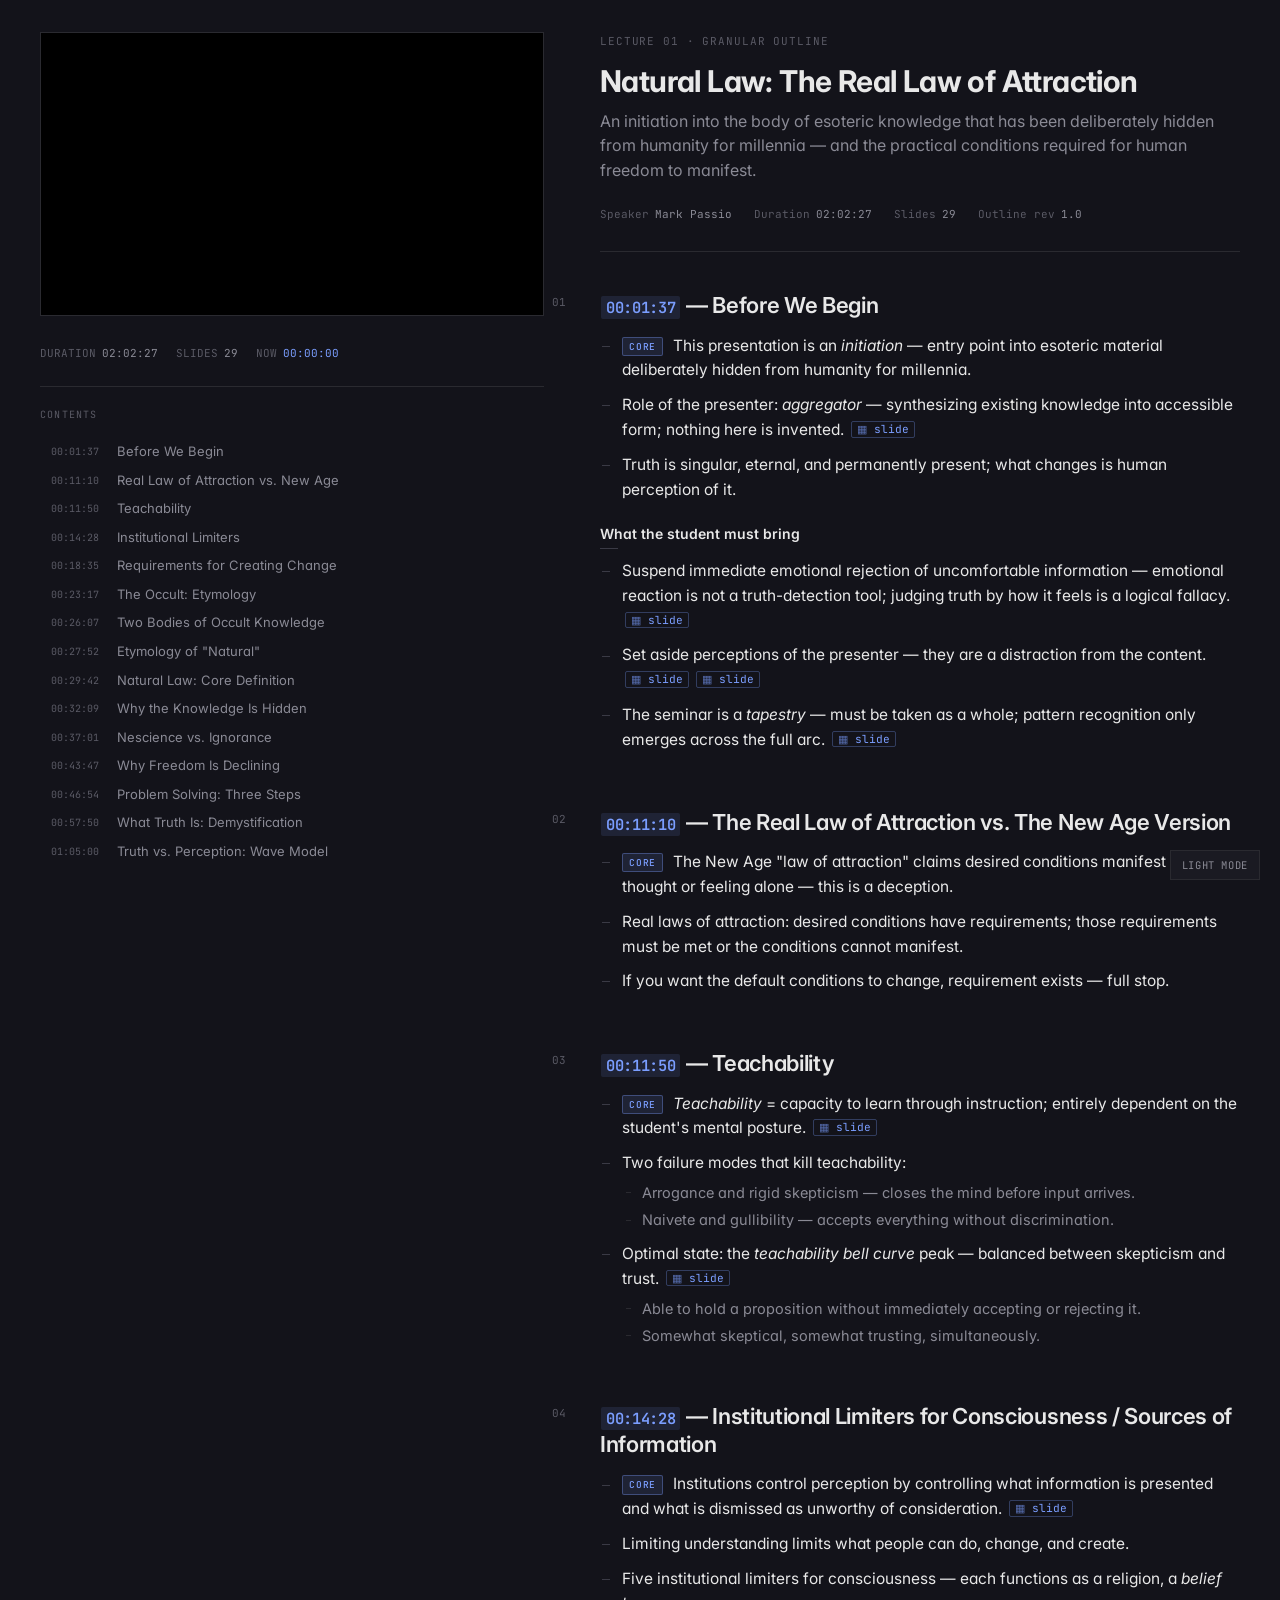
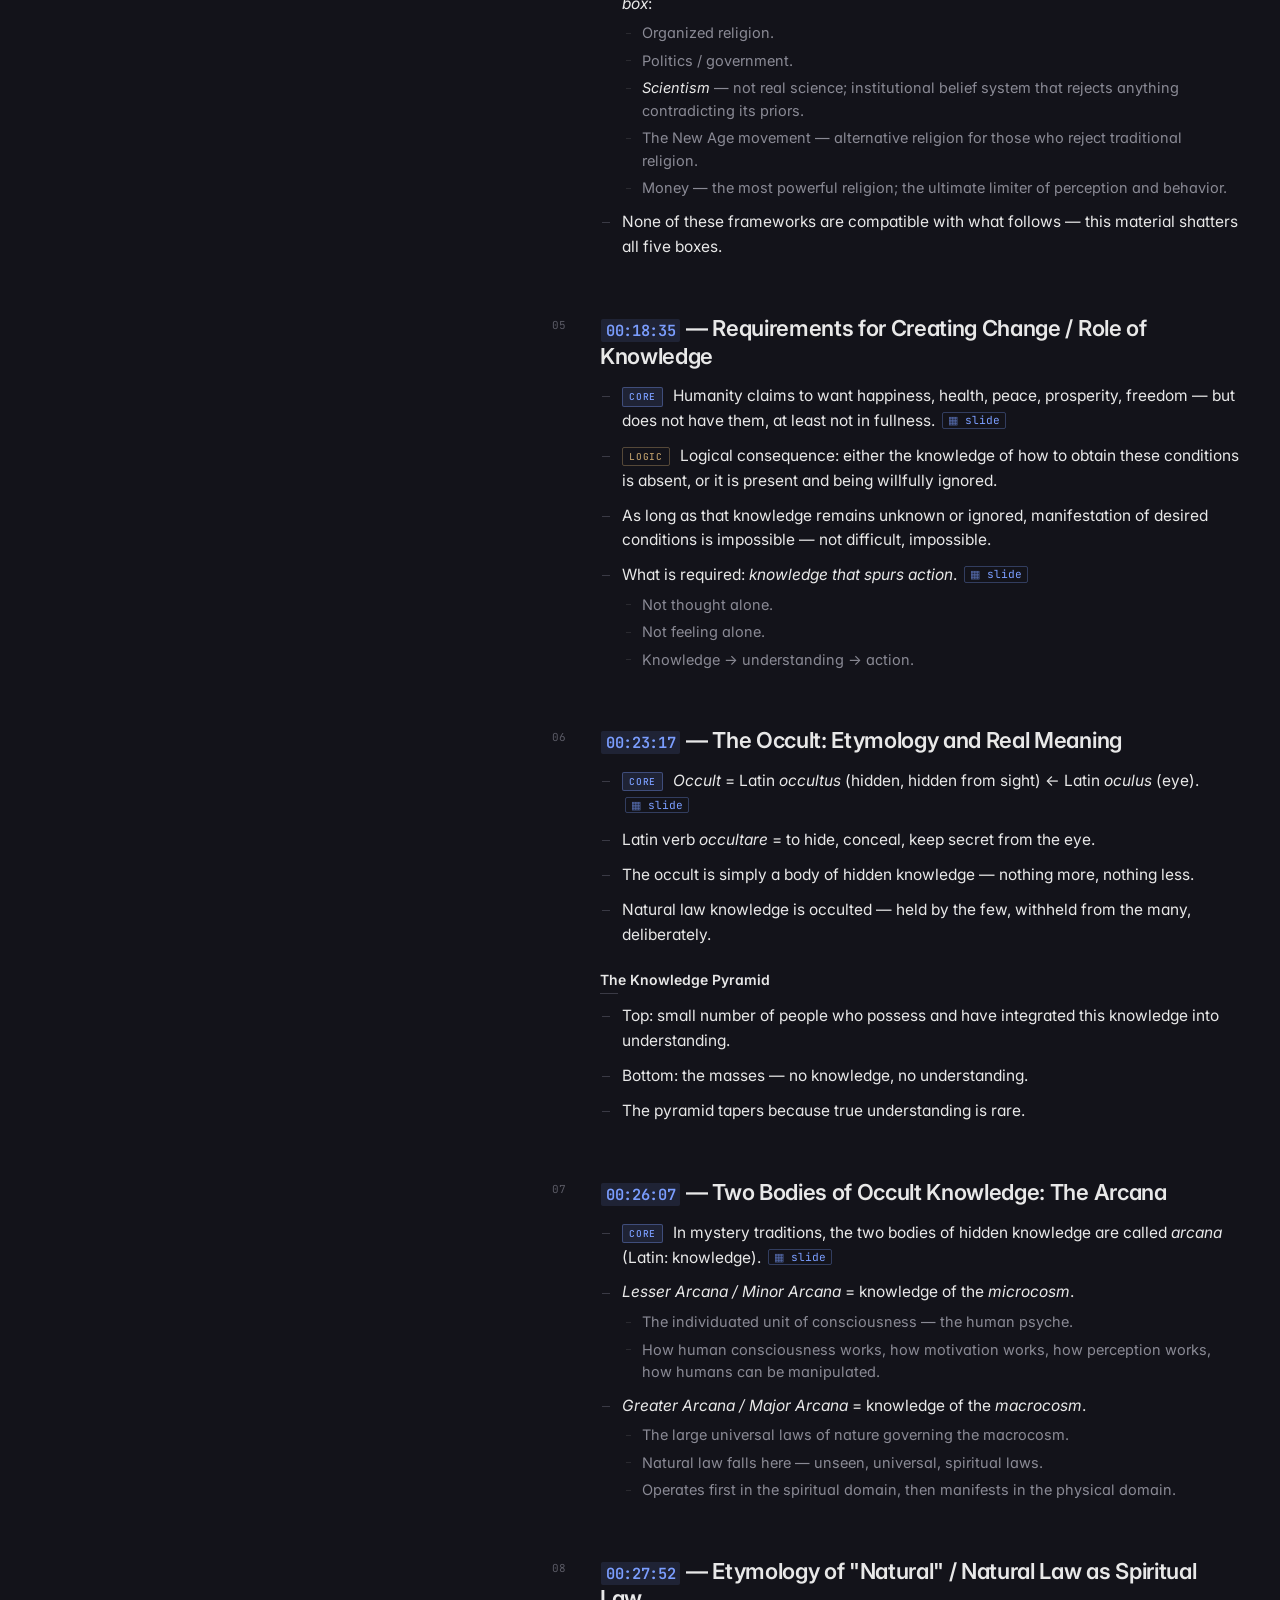
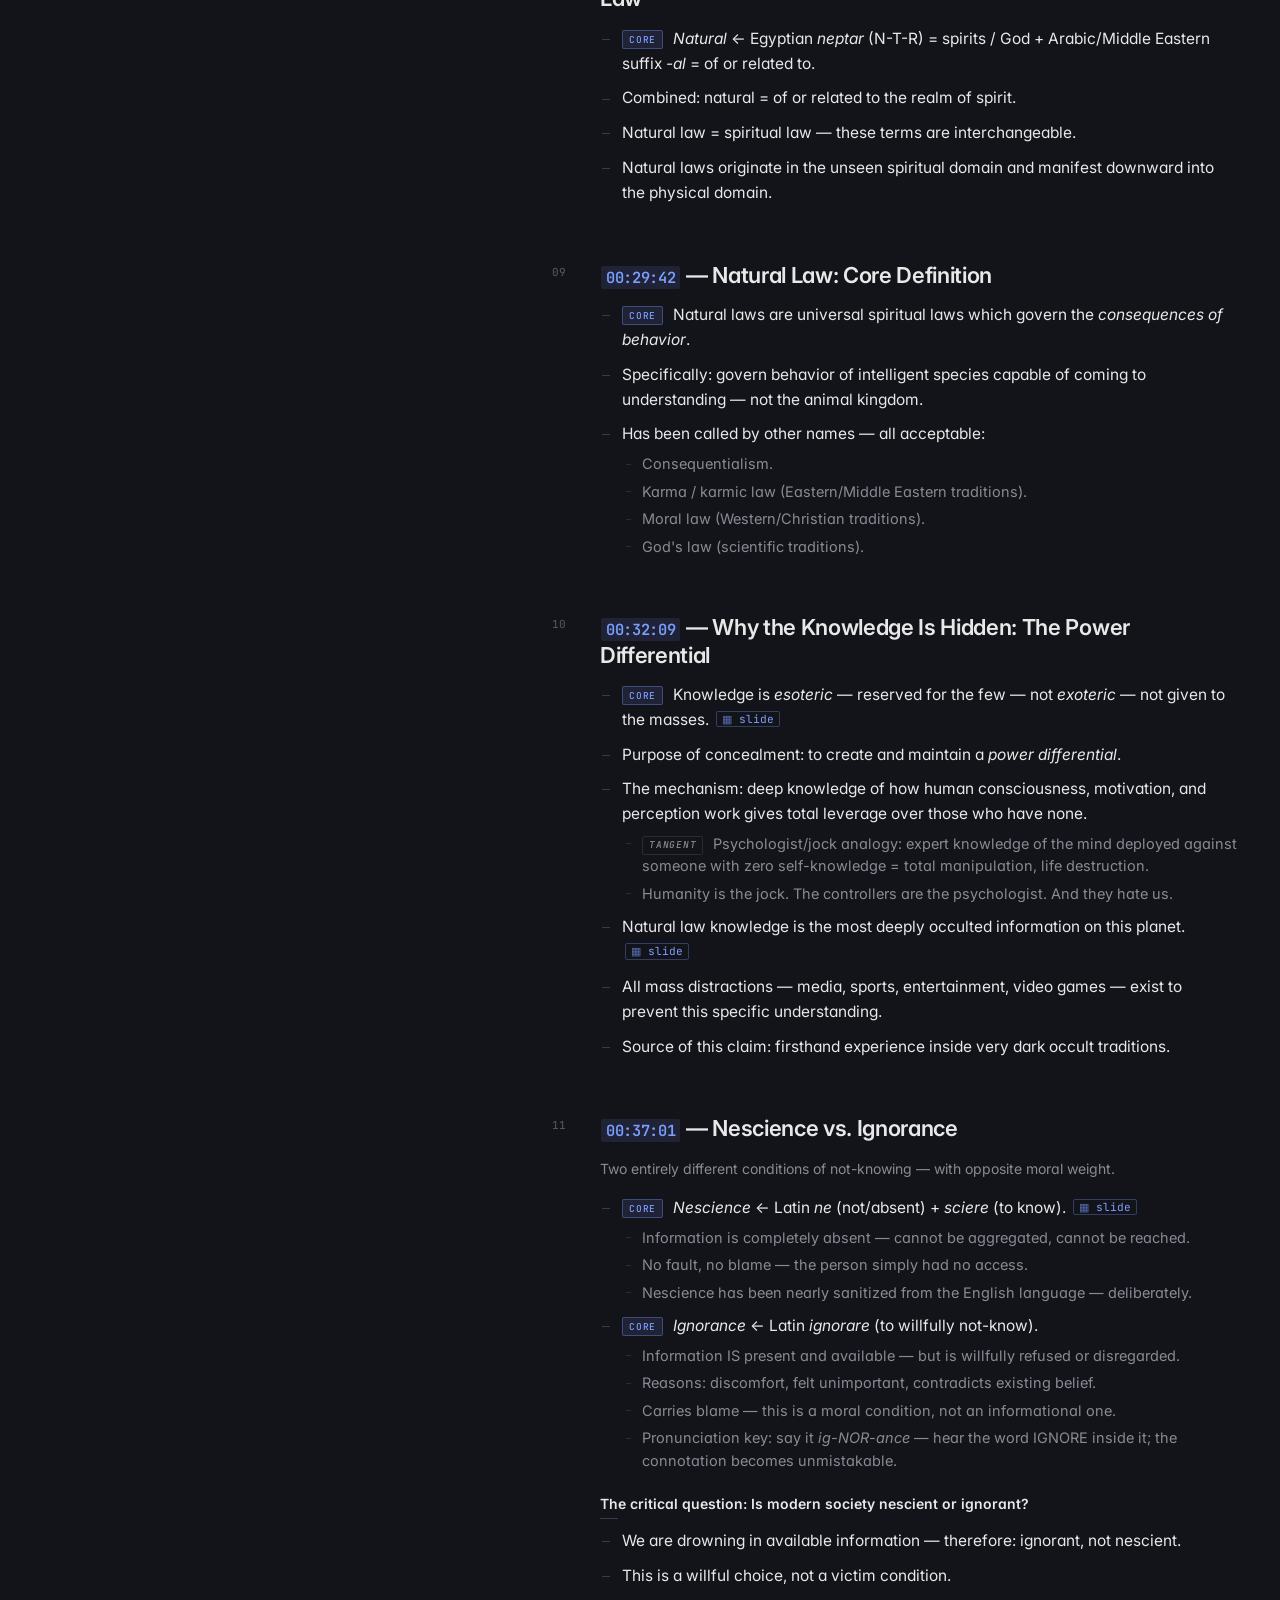
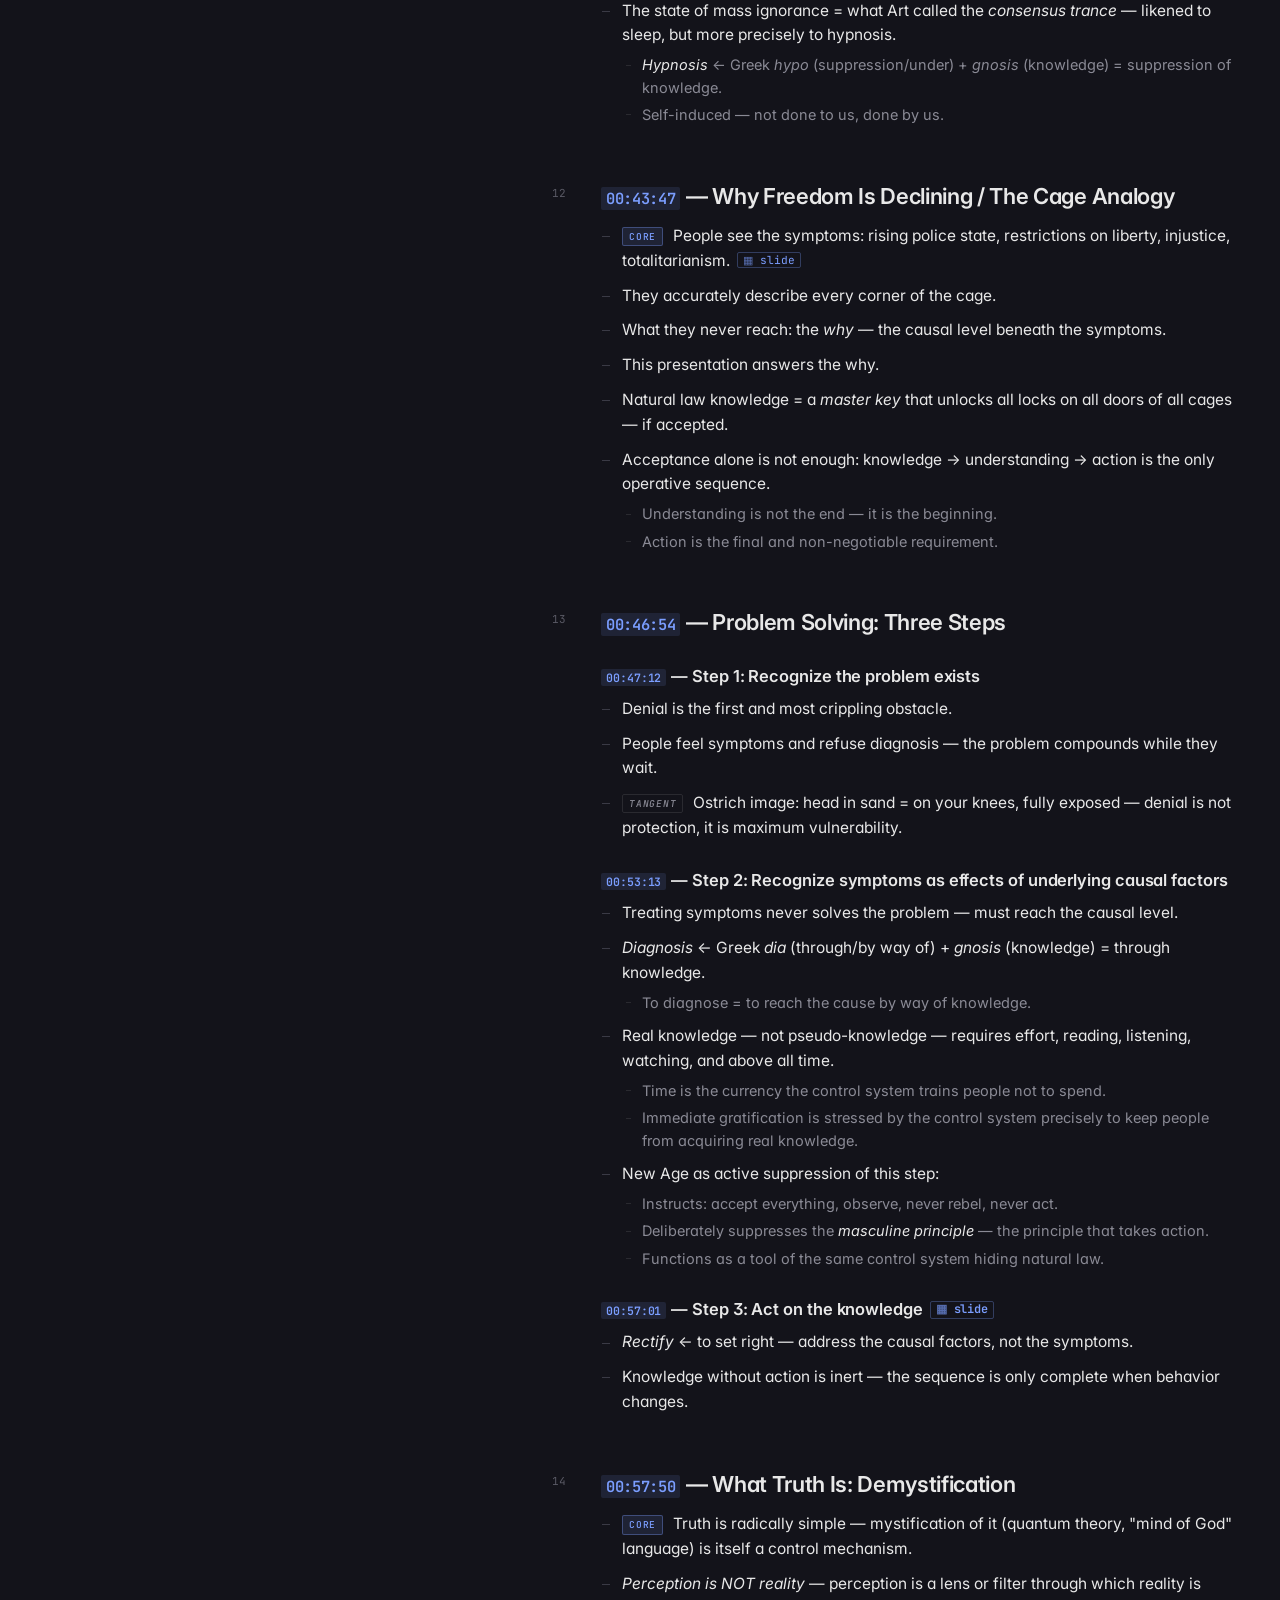
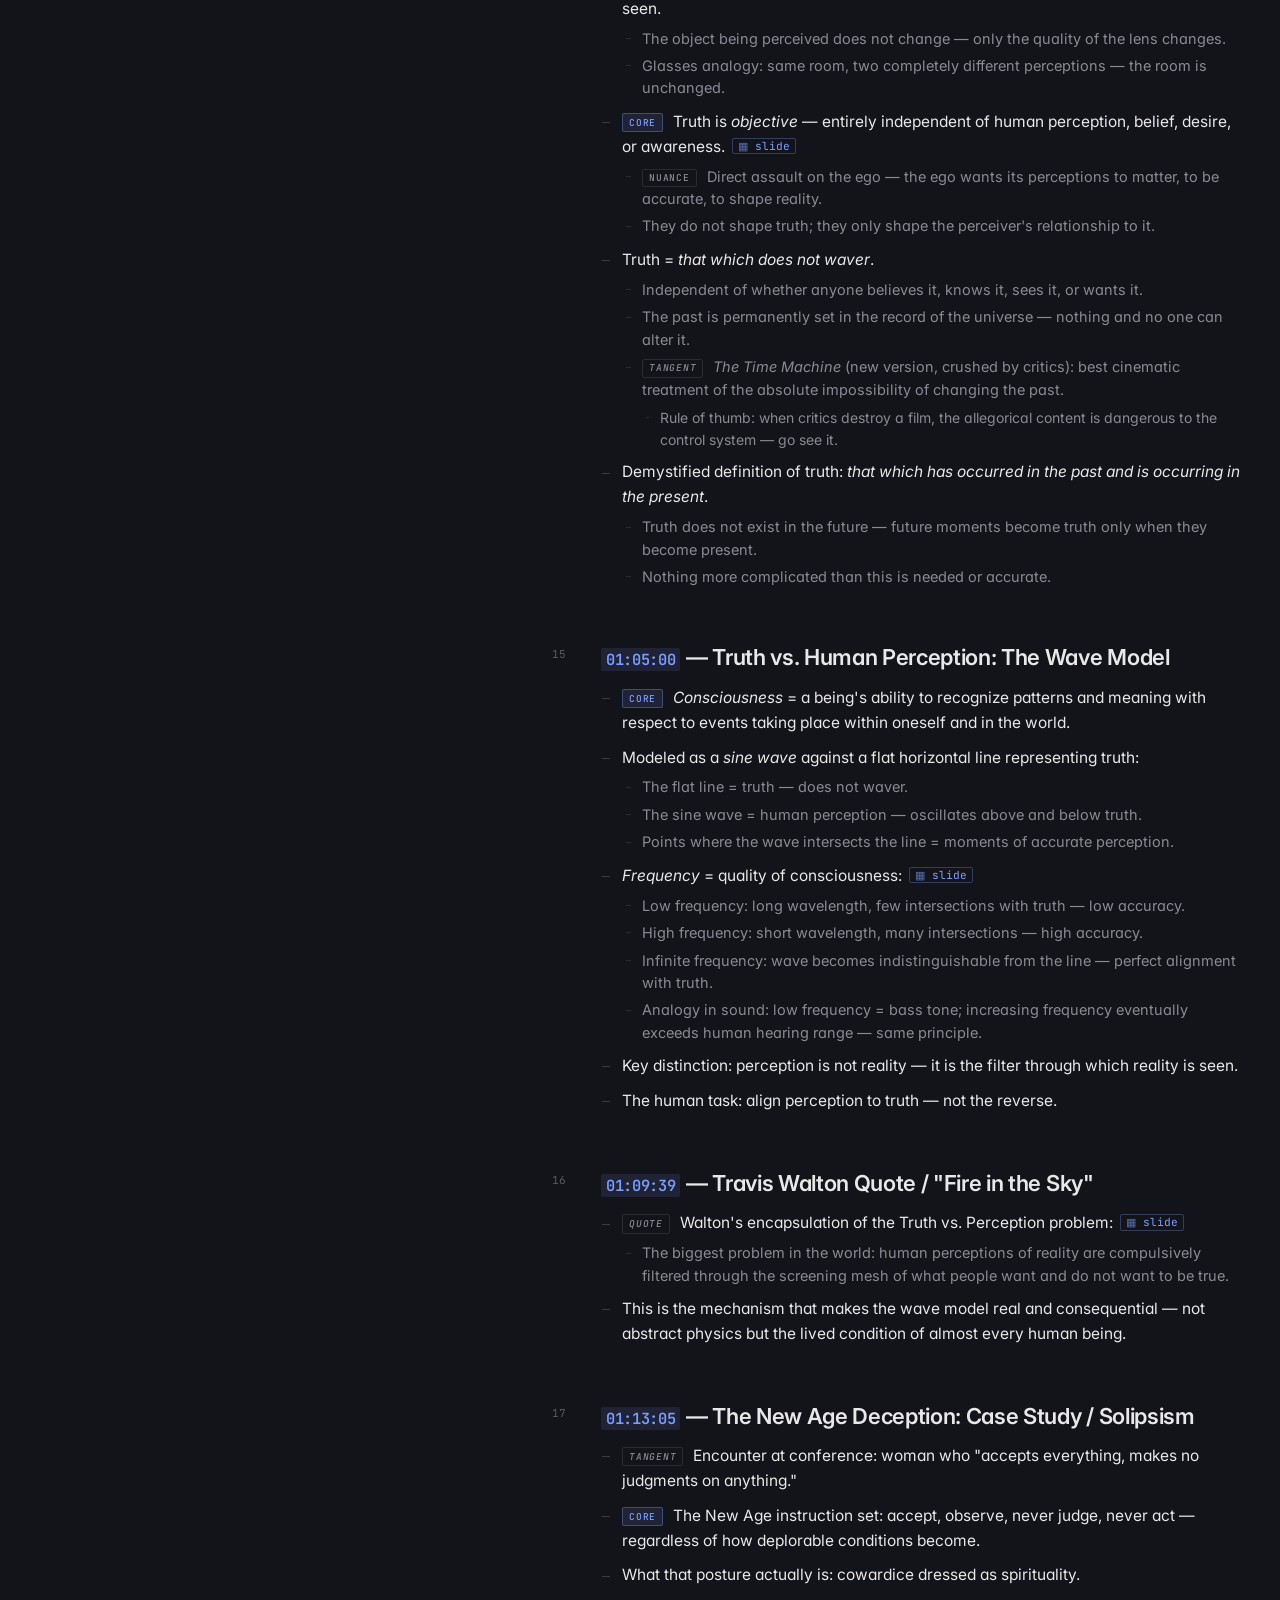
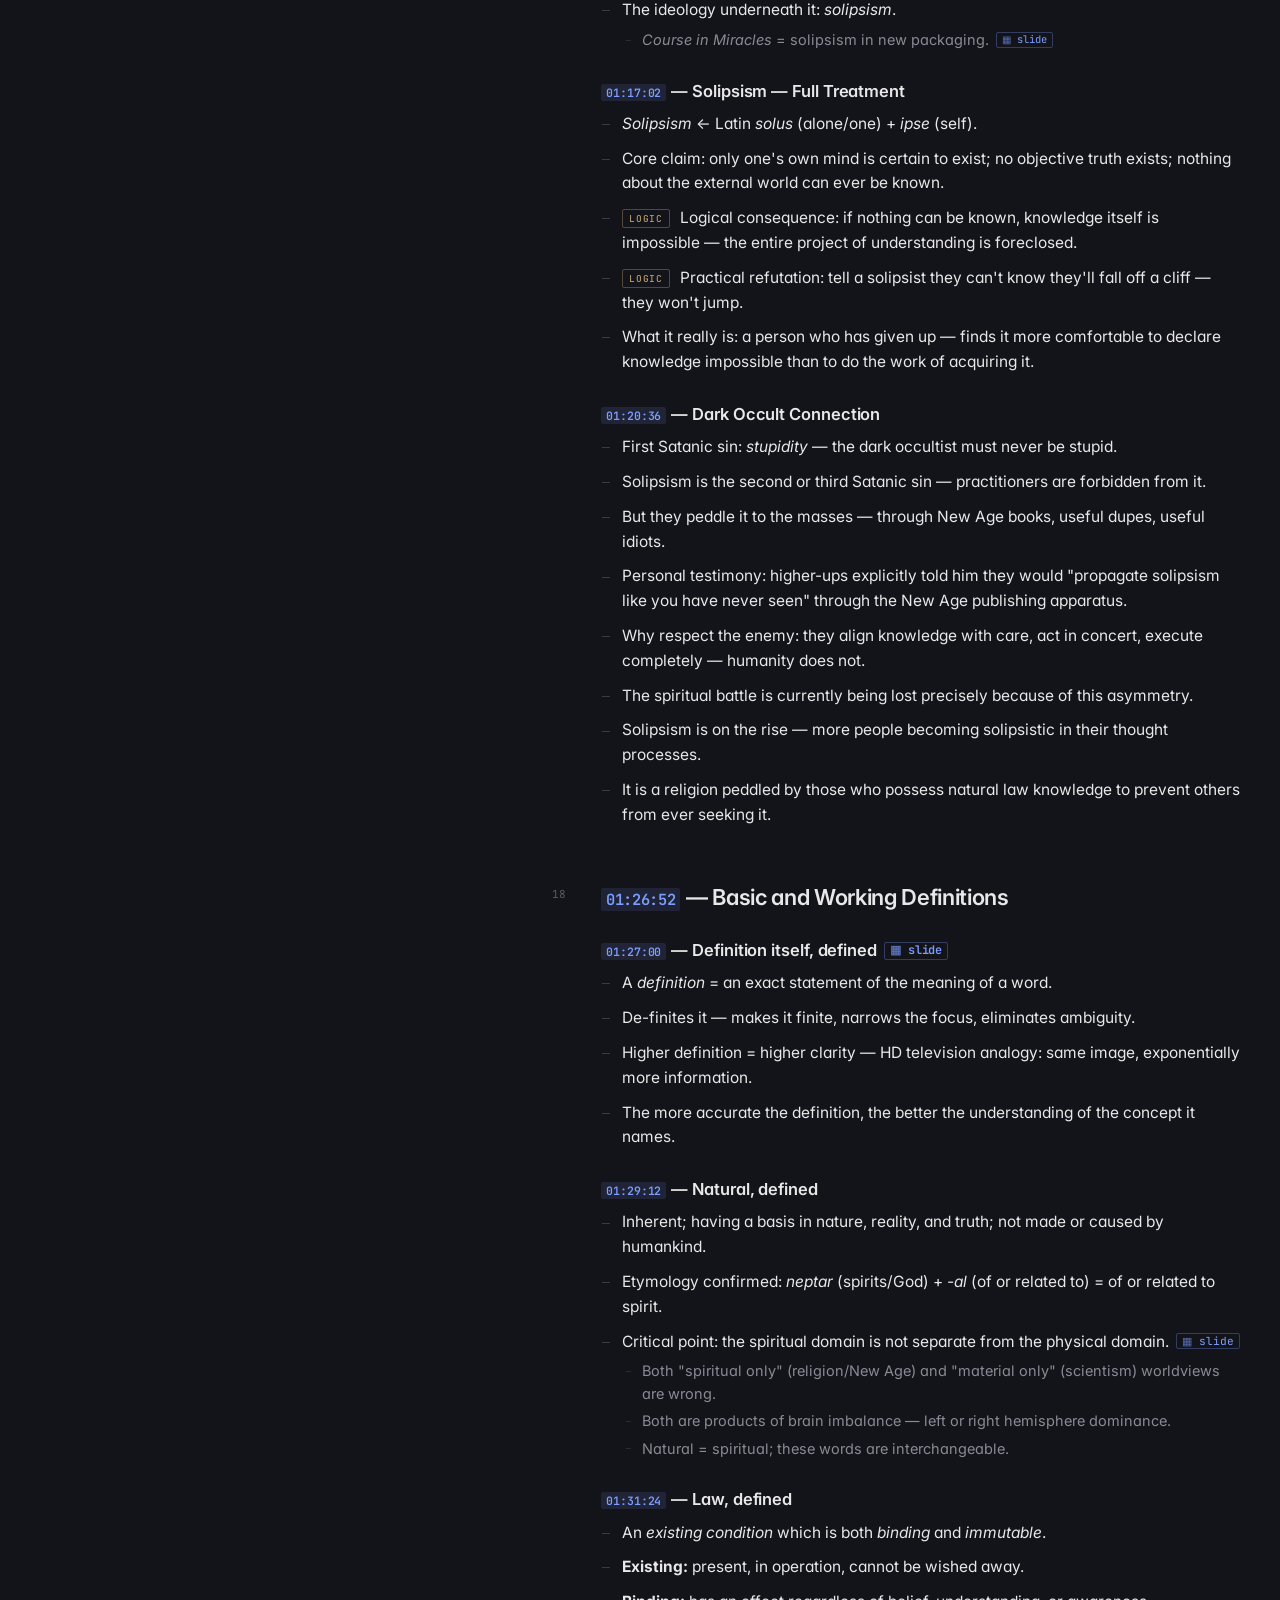
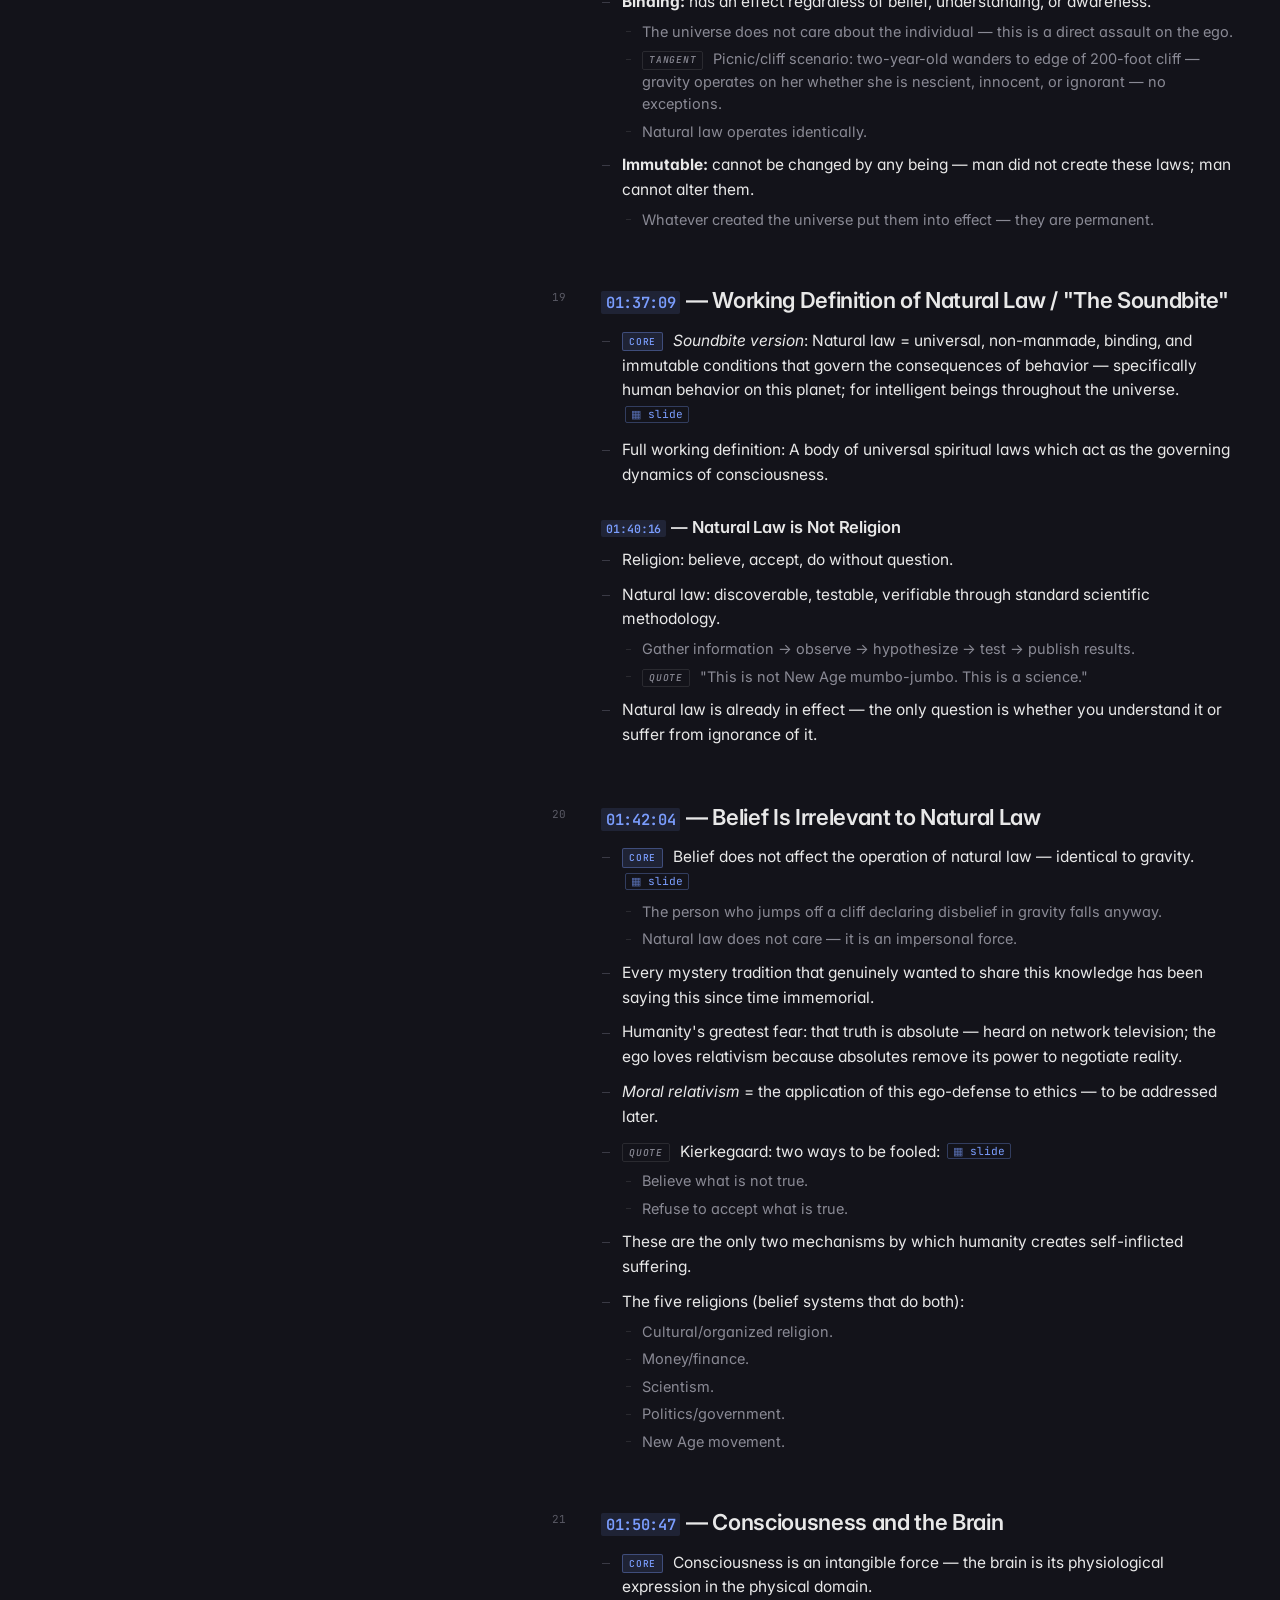
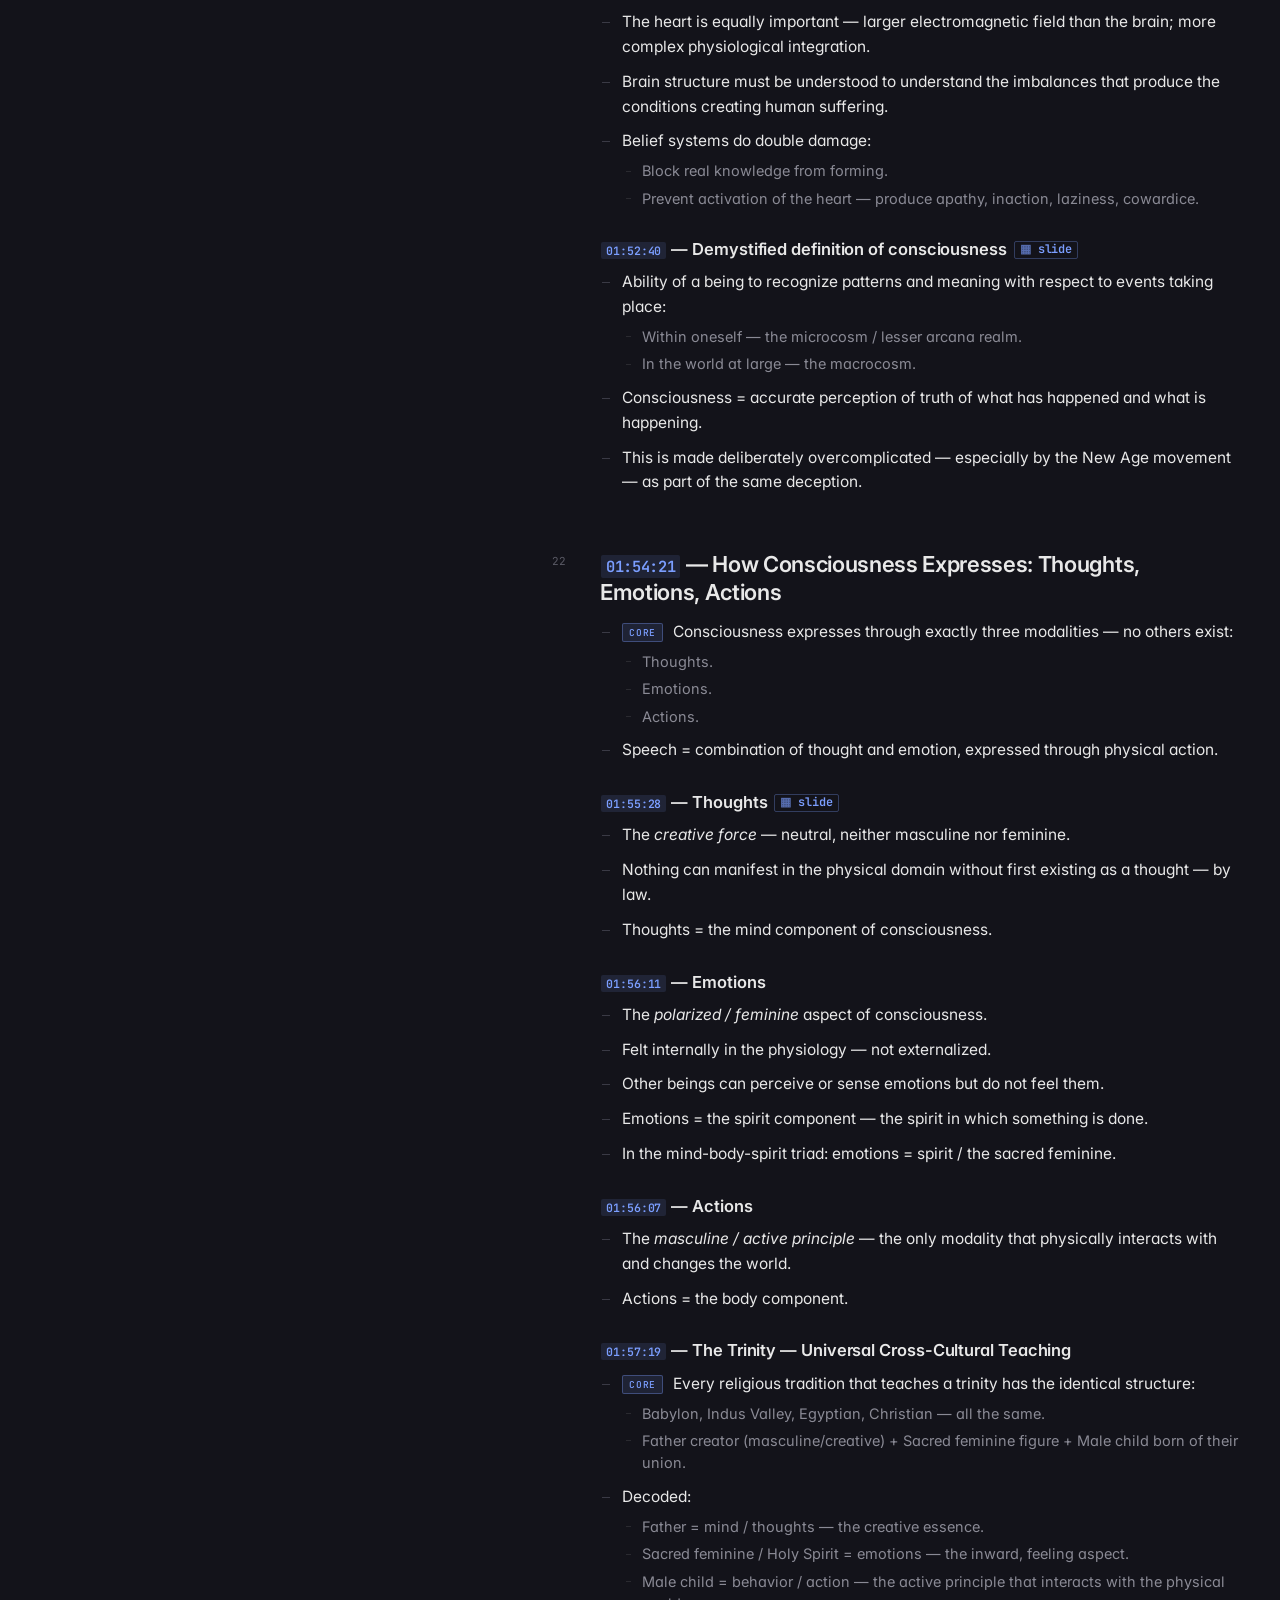
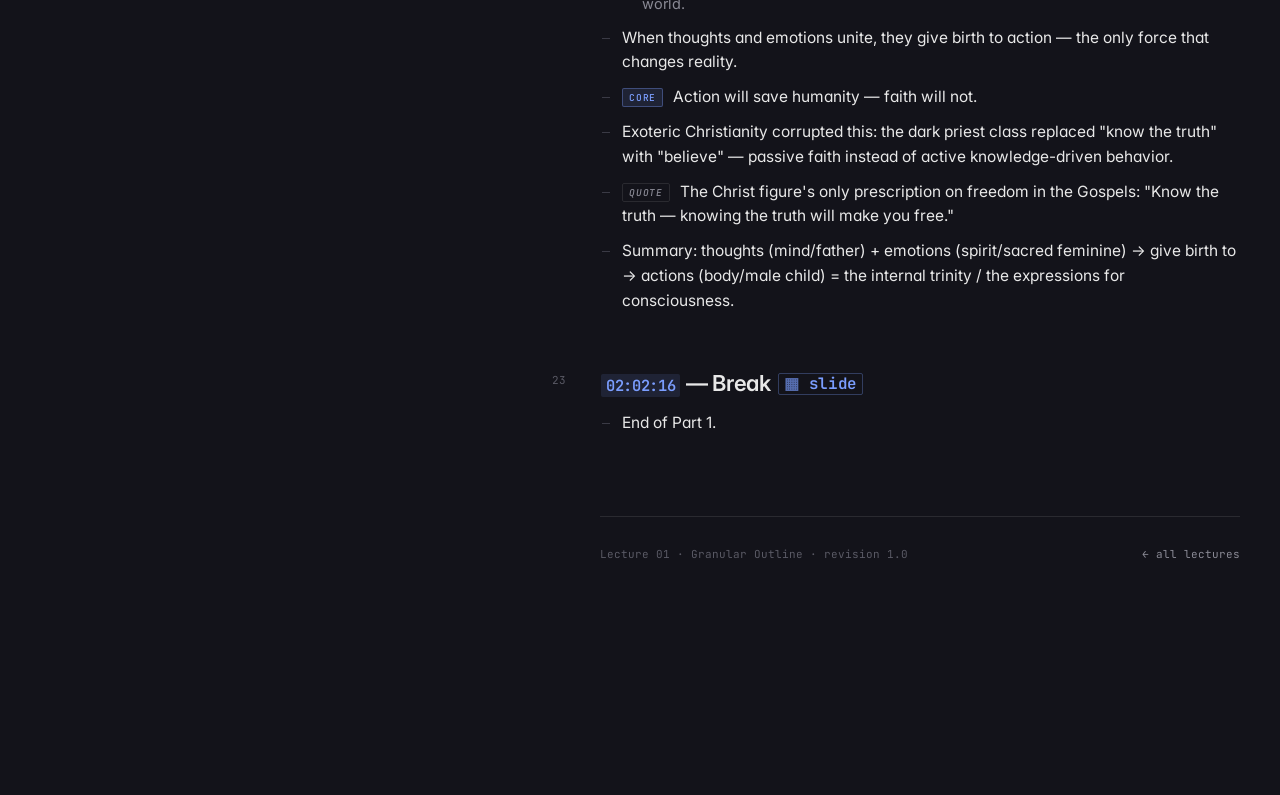
<file: natural-law/lecture-01.html>
<!DOCTYPE html>
<html lang="en" data-theme="dark">
<head>
  <meta charset="UTF-8">
  <meta name="viewport" content="width=device-width, initial-scale=1.0">
  <title>Lecture 01 — Natural Law: The Real Law of Attraction</title>
  <link rel="stylesheet" href="../assets/css/main.css">
</head>
<body data-lecture="lecture-01" data-asset-base="../">

<div class="study-layout">

  <!-- ============ LEFT: STICKY VIDEO + TOC ============ -->
  <aside class="left-col">
    <div class="player-wrap">
      <iframe
        id="yt-player"
        src="https://www.youtube.com/embed/ASUHN3gNxWo?enablejsapi=1&rel=0"
        title="Lecture 01"
        frameborder="0"
        allow="accelerometer; autoplay; clipboard-write; encrypted-media; gyroscope; picture-in-picture"
        allowfullscreen></iframe>
    </div>
    <div class="player-meta">
      <span><span class="label">DURATION</span><span>02:02:27</span></span>
      <span><span class="label">SLIDES</span><span>29</span></span>
      <span><span class="label">NOW</span><span class="now-playing">00:00:00</span></span>
    </div>

    <div class="toc-panel">
      <div class="toc-label">Contents</div>
      <nav class="toc">
        <ul>
          <li><a href="#sec-01"><span class="toc-ts">00:01:37</span>Before We Begin</a></li>
          <li><a href="#sec-02"><span class="toc-ts">00:11:10</span>Real Law of Attraction vs. New Age</a></li>
          <li><a href="#sec-03"><span class="toc-ts">00:11:50</span>Teachability</a></li>
          <li><a href="#sec-04"><span class="toc-ts">00:14:28</span>Institutional Limiters</a></li>
          <li><a href="#sec-05"><span class="toc-ts">00:18:35</span>Requirements for Creating Change</a></li>
          <li><a href="#sec-06"><span class="toc-ts">00:23:17</span>The Occult: Etymology</a></li>
          <li><a href="#sec-07"><span class="toc-ts">00:26:07</span>Two Bodies of Occult Knowledge</a></li>
          <li><a href="#sec-08"><span class="toc-ts">00:27:52</span>Etymology of "Natural"</a></li>
          <li><a href="#sec-09"><span class="toc-ts">00:29:42</span>Natural Law: Core Definition</a></li>
          <li><a href="#sec-10"><span class="toc-ts">00:32:09</span>Why the Knowledge Is Hidden</a></li>
          <li><a href="#sec-11"><span class="toc-ts">00:37:01</span>Nescience vs. Ignorance</a></li>
          <li><a href="#sec-12"><span class="toc-ts">00:43:47</span>Why Freedom Is Declining</a></li>
          <li><a href="#sec-13"><span class="toc-ts">00:46:54</span>Problem Solving: Three Steps</a></li>
          <li><a href="#sec-14"><span class="toc-ts">00:57:50</span>What Truth Is: Demystification</a></li>
          <li><a href="#sec-15"><span class="toc-ts">01:05:00</span>Truth vs. Perception: Wave Model</a></li>
          <li><a href="#sec-16"><span class="toc-ts">01:09:39</span>Travis Walton Quote</a></li>
          <li><a href="#sec-17"><span class="toc-ts">01:13:05</span>New Age Deception / Solipsism</a></li>
          <li><a href="#sec-18"><span class="toc-ts">01:26:52</span>Basic and Working Definitions</a></li>
          <li><a href="#sec-19"><span class="toc-ts">01:37:09</span>Working Definition / The Soundbite</a></li>
          <li><a href="#sec-20"><span class="toc-ts">01:42:04</span>Belief Is Irrelevant</a></li>
          <li><a href="#sec-21"><span class="toc-ts">01:50:47</span>Consciousness and the Brain</a></li>
          <li><a href="#sec-22"><span class="toc-ts">01:54:21</span>How Consciousness Expresses</a></li>
          <li><a href="#sec-23"><span class="toc-ts">02:02:16</span>Break</a></li>
        </ul>
      </nav>
    </div>
  </aside>

  <!-- ============ RIGHT: OUTLINE ============ -->
  <main class="right-col">

    <header class="doc-header">
      <div class="doc-eyebrow">Lecture 01 · Granular Outline</div>
      <h1 class="doc-title">Natural Law: The Real Law of Attraction</h1>
      <p class="doc-subtitle">
        An initiation into the body of esoteric knowledge that has been deliberately
        hidden from humanity for millennia — and the practical conditions required
        for human freedom to manifest.
      </p>
      <div class="doc-meta">
        <div><span class="k">Speaker</span><span>Mark Passio</span></div>
        <div><span class="k">Duration</span><span>02:02:27</span></div>
        <div><span class="k">Slides</span><span>29</span></div>
        <div><span class="k">Outline rev</span><span>1.0</span></div>
      </div>
    </header>

    <article class="outline">

      <!-- ===== 01 — Before We Begin ===== -->
      <h2 id="sec-01"><span class="section-num">01</span><a class="ts" data-ts="00:01:37">00:01:37</a> — Before We Begin</h2>
      <ul>
        <li><span class="tag core">CORE</span>This presentation is an <span class="power">initiation</span> — entry point into esoteric material deliberately hidden from humanity for millennia.</li>
        <li>Role of the presenter: <span class="power">aggregator</span> — synthesizing existing knowledge into accessible form; nothing here is invented. <a class="slide-ref" data-ts="00:03:56">slide</a></li>
        <li>Truth is singular, eternal, and permanently present; what changes is human perception of it.</li>
      </ul>

      <h4>What the student must bring</h4>
      <ul>
        <li>Suspend immediate emotional rejection of uncomfortable information — emotional reaction is not a truth-detection tool; judging truth by how it feels is a logical fallacy. <a class="slide-ref" data-ts="00:04:44">slide</a></li>
        <li>Set aside perceptions of the presenter — they are a distraction from the content. <a class="slide-ref" data-ts="00:07:38">slide</a> <a class="slide-ref" data-ts="00:07:42">slide</a></li>
        <li>The seminar is a <span class="power">tapestry</span> — must be taken as a whole; pattern recognition only emerges across the full arc. <a class="slide-ref" data-ts="00:09:48">slide</a></li>
      </ul>

      <!-- ===== 02 — Real Law of Attraction vs. New Age ===== -->
      <h2 id="sec-02"><span class="section-num">02</span><a class="ts" data-ts="00:11:10">00:11:10</a> — The Real Law of Attraction vs. The New Age Version</h2>
      <ul>
        <li><span class="tag core">CORE</span>The New Age "law of attraction" claims desired conditions manifest through thought or feeling alone — this is a deception.</li>
        <li>Real laws of attraction: desired conditions have requirements; those requirements must be met or the conditions cannot manifest.</li>
        <li>If you want the default conditions to change, requirement exists — full stop.</li>
      </ul>

      <!-- ===== 03 — Teachability ===== -->
      <h2 id="sec-03"><span class="section-num">03</span><a class="ts" data-ts="00:11:50">00:11:50</a> — Teachability</h2>
      <ul>
        <li><span class="tag core">CORE</span><span class="power">Teachability</span> = capacity to learn through instruction; entirely dependent on the student's mental posture. <a class="slide-ref" data-ts="00:12:06">slide</a></li>
        <li>Two failure modes that kill teachability:
          <ul>
            <li>Arrogance and rigid skepticism — closes the mind before input arrives.</li>
            <li>Naivete and gullibility — accepts everything without discrimination.</li>
          </ul>
        </li>
        <li>Optimal state: the <span class="power">teachability bell curve</span> peak — balanced between skepticism and trust. <a class="slide-ref" data-ts="00:13:14">slide</a>
          <ul>
            <li>Able to hold a proposition without immediately accepting or rejecting it.</li>
            <li>Somewhat skeptical, somewhat trusting, simultaneously.</li>
          </ul>
        </li>
      </ul>

      <!-- ===== 04 — Institutional Limiters ===== -->
      <h2 id="sec-04"><span class="section-num">04</span><a class="ts" data-ts="00:14:28">00:14:28</a> — Institutional Limiters for Consciousness / Sources of Information</h2>
      <ul>
        <li><span class="tag core">CORE</span>Institutions control perception by controlling what information is presented and what is dismissed as unworthy of consideration. <a class="slide-ref" data-ts="00:14:44">slide</a></li>
        <li>Limiting understanding limits what people can do, change, and create.</li>
        <li>Five institutional limiters for consciousness — each functions as a religion, a <span class="power">belief box</span>:
          <ul>
            <li>Organized religion.</li>
            <li>Politics / government.</li>
            <li><span class="power">Scientism</span> — not real science; institutional belief system that rejects anything contradicting its priors.</li>
            <li>The New Age movement — alternative religion for those who reject traditional religion.</li>
            <li>Money — the most powerful religion; the ultimate limiter of perception and behavior.</li>
          </ul>
        </li>
        <li>None of these frameworks are compatible with what follows — this material shatters all five boxes.</li>
      </ul>

      <!-- ===== 05 — Requirements for Creating Change ===== -->
      <h2 id="sec-05"><span class="section-num">05</span><a class="ts" data-ts="00:18:35">00:18:35</a> — Requirements for Creating Change / Role of Knowledge</h2>
      <ul>
        <li><span class="tag core">CORE</span>Humanity claims to want happiness, health, peace, prosperity, freedom — but does not have them, at least not in fullness. <a class="slide-ref" data-ts="00:18:54">slide</a></li>
        <li><span class="tag logic">LOGIC</span>Logical consequence: either the knowledge of how to obtain these conditions is absent, or it is present and being willfully ignored.</li>
        <li>As long as that knowledge remains unknown or ignored, manifestation of desired conditions is impossible — not difficult, impossible.</li>
        <li>What is required: <span class="power">knowledge that spurs action</span>. <a class="slide-ref" data-ts="00:21:50">slide</a>
          <ul>
            <li>Not thought alone.</li>
            <li>Not feeling alone.</li>
            <li>Knowledge → understanding → action.</li>
          </ul>
        </li>
      </ul>

      <!-- ===== 06 — The Occult ===== -->
      <h2 id="sec-06"><span class="section-num">06</span><a class="ts" data-ts="00:23:17">00:23:17</a> — The Occult: Etymology and Real Meaning</h2>
      <ul>
        <li><span class="tag core">CORE</span><span class="power">Occult</span> = Latin <em>occultus</em> (hidden, hidden from sight) ← Latin <em>oculus</em> (eye). <a class="slide-ref" data-ts="00:24:08">slide</a></li>
        <li>Latin verb <em>occultare</em> = to hide, conceal, keep secret from the eye.</li>
        <li>The occult is simply a body of hidden knowledge — nothing more, nothing less.</li>
        <li>Natural law knowledge is occulted — held by the few, withheld from the many, deliberately.</li>
      </ul>

      <h4>The Knowledge Pyramid</h4>
      <ul>
        <li>Top: small number of people who possess and have integrated this knowledge into understanding.</li>
        <li>Bottom: the masses — no knowledge, no understanding.</li>
        <li>The pyramid tapers because true understanding is rare.</li>
      </ul>

      <!-- ===== 07 — Two Bodies of Occult Knowledge: The Arcana ===== -->
      <h2 id="sec-07"><span class="section-num">07</span><a class="ts" data-ts="00:26:07">00:26:07</a> — Two Bodies of Occult Knowledge: The Arcana</h2>
      <ul>
        <li><span class="tag core">CORE</span>In mystery traditions, the two bodies of hidden knowledge are called <span class="power">arcana</span> (Latin: knowledge). <a class="slide-ref" data-ts="00:26:10">slide</a></li>
        <li><span class="power">Lesser Arcana / Minor Arcana</span> = knowledge of the <span class="power">microcosm</span>.
          <ul>
            <li>The individuated unit of consciousness — the human psyche.</li>
            <li>How human consciousness works, how motivation works, how perception works, how humans can be manipulated.</li>
          </ul>
        </li>
        <li><span class="power">Greater Arcana / Major Arcana</span> = knowledge of the <span class="power">macrocosm</span>.
          <ul>
            <li>The large universal laws of nature governing the macrocosm.</li>
            <li>Natural law falls here — unseen, universal, spiritual laws.</li>
            <li>Operates first in the spiritual domain, then manifests in the physical domain.</li>
          </ul>
        </li>
      </ul>

      <!-- ===== 08 — Etymology of "Natural" ===== -->
      <h2 id="sec-08"><span class="section-num">08</span><a class="ts" data-ts="00:27:52">00:27:52</a> — Etymology of "Natural" / Natural Law as Spiritual Law</h2>
      <ul>
        <li><span class="tag core">CORE</span><span class="power">Natural</span> ← Egyptian <em>neptar</em> (N-T-R) = spirits / God + Arabic/Middle Eastern suffix <em>-al</em> = of or related to.</li>
        <li>Combined: natural = of or related to the realm of spirit.</li>
        <li>Natural law = spiritual law — these terms are interchangeable.</li>
        <li>Natural laws originate in the unseen spiritual domain and manifest downward into the physical domain.</li>
      </ul>

      <!-- ===== 09 — Natural Law: Core Definition ===== -->
      <h2 id="sec-09"><span class="section-num">09</span><a class="ts" data-ts="00:29:42">00:29:42</a> — Natural Law: Core Definition</h2>
      <ul>
        <li><span class="tag core">CORE</span>Natural laws are universal spiritual laws which govern the <span class="power">consequences of behavior</span>.</li>
        <li>Specifically: govern behavior of intelligent species capable of coming to understanding — not the animal kingdom.</li>
        <li>Has been called by other names — all acceptable:
          <ul>
            <li>Consequentialism.</li>
            <li>Karma / karmic law (Eastern/Middle Eastern traditions).</li>
            <li>Moral law (Western/Christian traditions).</li>
            <li>God's law (scientific traditions).</li>
          </ul>
        </li>
      </ul>

      <!-- ===== 10 — Why the Knowledge Is Hidden ===== -->
      <h2 id="sec-10"><span class="section-num">10</span><a class="ts" data-ts="00:32:09">00:32:09</a> — Why the Knowledge Is Hidden: The Power Differential</h2>
      <ul>
        <li><span class="tag core">CORE</span>Knowledge is <span class="power">esoteric</span> — reserved for the few — not <span class="power">exoteric</span> — not given to the masses. <a class="slide-ref" data-ts="00:32:34">slide</a></li>
        <li>Purpose of concealment: to create and maintain a <span class="power">power differential</span>.</li>
        <li>The mechanism: deep knowledge of how human consciousness, motivation, and perception work gives total leverage over those who have none.
          <ul>
            <li><span class="tag tangent">TANGENT</span>Psychologist/jock analogy: expert knowledge of the mind deployed against someone with zero self-knowledge = total manipulation, life destruction.</li>
            <li>Humanity is the jock. The controllers are the psychologist. And they hate us.</li>
          </ul>
        </li>
        <li>Natural law knowledge is the most deeply occulted information on this planet. <a class="slide-ref" data-ts="00:35:46">slide</a></li>
        <li>All mass distractions — media, sports, entertainment, video games — exist to prevent this specific understanding.</li>
        <li>Source of this claim: firsthand experience inside very dark occult traditions.</li>
      </ul>

      <!-- ===== 11 — Nescience vs. Ignorance ===== -->
      <h2 id="sec-11"><span class="section-num">11</span><a class="ts" data-ts="00:37:01">00:37:01</a> — Nescience vs. Ignorance</h2>
      <p style="font-size:14px;color:var(--text-muted);margin:8px 0 16px;">Two entirely different conditions of not-knowing — with opposite moral weight.</p>
      <ul>
        <li><span class="tag core">CORE</span><span class="power">Nescience</span> ← Latin <em>ne</em> (not/absent) + <em>sciere</em> (to know). <a class="slide-ref" data-ts="00:38:00">slide</a>
          <ul>
            <li>Information is completely absent — cannot be aggregated, cannot be reached.</li>
            <li>No fault, no blame — the person simply had no access.</li>
            <li>Nescience has been nearly sanitized from the English language — deliberately.</li>
          </ul>
        </li>
        <li><span class="tag core">CORE</span><span class="power">Ignorance</span> ← Latin <em>ignorare</em> (to willfully not-know).
          <ul>
            <li>Information IS present and available — but is willfully refused or disregarded.</li>
            <li>Reasons: discomfort, felt unimportant, contradicts existing belief.</li>
            <li>Carries blame — this is a moral condition, not an informational one.</li>
            <li>Pronunciation key: say it <em>ig-NOR-ance</em> — hear the word IGNORE inside it; the connotation becomes unmistakable.</li>
          </ul>
        </li>
      </ul>

      <h4>The critical question: Is modern society nescient or ignorant?</h4>
      <ul>
        <li>We are drowning in available information — therefore: ignorant, not nescient.</li>
        <li>This is a willful choice, not a victim condition.</li>
        <li>The state of mass ignorance = what Art called the <span class="power">consensus trance</span> — likened to sleep, but more precisely to hypnosis.
          <ul>
            <li><span class="power">Hypnosis</span> ← Greek <em>hypo</em> (suppression/under) + <em>gnosis</em> (knowledge) = suppression of knowledge.</li>
            <li>Self-induced — not done to us, done by us.</li>
          </ul>
        </li>
      </ul>

      <!-- ===== 12 — Why Freedom Is Declining / Cage Analogy ===== -->
      <h2 id="sec-12"><span class="section-num">12</span><a class="ts" data-ts="00:43:47">00:43:47</a> — Why Freedom Is Declining / The Cage Analogy</h2>
      <ul>
        <li><span class="tag core">CORE</span>People see the symptoms: rising police state, restrictions on liberty, injustice, totalitarianism. <a class="slide-ref" data-ts="00:44:18">slide</a></li>
        <li>They accurately describe every corner of the cage.</li>
        <li>What they never reach: the <span class="power">why</span> — the causal level beneath the symptoms.</li>
        <li>This presentation answers the why.</li>
        <li>Natural law knowledge = a <span class="power">master key</span> that unlocks all locks on all doors of all cages — if accepted.</li>
        <li>Acceptance alone is not enough: knowledge → understanding → action is the only operative sequence.
          <ul>
            <li>Understanding is not the end — it is the beginning.</li>
            <li>Action is the final and non-negotiable requirement.</li>
          </ul>
        </li>
      </ul>

      <!-- ===== 13 — Problem Solving: Three Steps ===== -->
      <h2 id="sec-13"><span class="section-num">13</span><a class="ts" data-ts="00:46:54">00:46:54</a> — Problem Solving: Three Steps</h2>

      <h3><a class="ts" data-ts="00:47:12">00:47:12</a> — Step 1: Recognize the problem exists</h3>
      <ul>
        <li>Denial is the first and most crippling obstacle.</li>
        <li>People feel symptoms and refuse diagnosis — the problem compounds while they wait.</li>
        <li><span class="tag tangent">TANGENT</span>Ostrich image: head in sand = on your knees, fully exposed — denial is not protection, it is maximum vulnerability.</li>
      </ul>

      <h3><a class="ts" data-ts="00:53:13">00:53:13</a> — Step 2: Recognize symptoms as effects of underlying causal factors</h3>
      <ul>
        <li>Treating symptoms never solves the problem — must reach the causal level.</li>
        <li><span class="power">Diagnosis</span> ← Greek <em>dia</em> (through/by way of) + <em>gnosis</em> (knowledge) = through knowledge.
          <ul>
            <li>To diagnose = to reach the cause by way of knowledge.</li>
          </ul>
        </li>
        <li>Real knowledge — not pseudo-knowledge — requires effort, reading, listening, watching, and above all time.
          <ul>
            <li>Time is the currency the control system trains people not to spend.</li>
            <li>Immediate gratification is stressed by the control system precisely to keep people from acquiring real knowledge.</li>
          </ul>
        </li>
        <li>New Age as active suppression of this step:
          <ul>
            <li>Instructs: accept everything, observe, never rebel, never act.</li>
            <li>Deliberately suppresses the <span class="power">masculine principle</span> — the principle that takes action.</li>
            <li>Functions as a tool of the same control system hiding natural law.</li>
          </ul>
        </li>
      </ul>

      <h3><a class="ts" data-ts="00:57:01">00:57:01</a> — Step 3: Act on the knowledge <a class="slide-ref" data-ts="00:57:12">slide</a></h3>
      <ul>
        <li><span class="power">Rectify</span> ← to set right — address the causal factors, not the symptoms.</li>
        <li>Knowledge without action is inert — the sequence is only complete when behavior changes.</li>
      </ul>

      <!-- ===== 14 — What Truth Is ===== -->
      <h2 id="sec-14"><span class="section-num">14</span><a class="ts" data-ts="00:57:50">00:57:50</a> — What Truth Is: Demystification</h2>
      <ul>
        <li><span class="tag core">CORE</span>Truth is radically simple — mystification of it (quantum theory, "mind of God" language) is itself a control mechanism.</li>
        <li><span class="power">Perception is NOT reality</span> — perception is a lens or filter through which reality is seen.
          <ul>
            <li>The object being perceived does not change — only the quality of the lens changes.</li>
            <li>Glasses analogy: same room, two completely different perceptions — the room is unchanged.</li>
          </ul>
        </li>
        <li><span class="tag core">CORE</span>Truth is <span class="power">objective</span> — entirely independent of human perception, belief, desire, or awareness. <a class="slide-ref" data-ts="00:59:28">slide</a>
          <ul>
            <li><span class="tag nuance">NUANCE</span>Direct assault on the ego — the ego wants its perceptions to matter, to be accurate, to shape reality.</li>
            <li>They do not shape truth; they only shape the perceiver's relationship to it.</li>
          </ul>
        </li>
        <li>Truth = <span class="power">that which does not waver</span>.
          <ul>
            <li>Independent of whether anyone believes it, knows it, sees it, or wants it.</li>
            <li>The past is permanently set in the record of the universe — nothing and no one can alter it.</li>
            <li><span class="tag tangent">TANGENT</span><em>The Time Machine</em> (new version, crushed by critics): best cinematic treatment of the absolute impossibility of changing the past.
              <ul>
                <li>Rule of thumb: when critics destroy a film, the allegorical content is dangerous to the control system — go see it.</li>
              </ul>
            </li>
          </ul>
        </li>
        <li>Demystified definition of truth: <em>that which has occurred in the past and is occurring in the present</em>.
          <ul>
            <li>Truth does not exist in the future — future moments become truth only when they become present.</li>
            <li>Nothing more complicated than this is needed or accurate.</li>
          </ul>
        </li>
      </ul>

      <!-- ===== 15 — Wave Model ===== -->
      <h2 id="sec-15"><span class="section-num">15</span><a class="ts" data-ts="01:05:00">01:05:00</a> — Truth vs. Human Perception: The Wave Model</h2>
      <ul>
        <li><span class="tag core">CORE</span><span class="power">Consciousness</span> = a being's ability to recognize patterns and meaning with respect to events taking place within oneself and in the world.</li>
        <li>Modeled as a <span class="power">sine wave</span> against a flat horizontal line representing truth:
          <ul>
            <li>The flat line = truth — does not waver.</li>
            <li>The sine wave = human perception — oscillates above and below truth.</li>
            <li>Points where the wave intersects the line = moments of accurate perception.</li>
          </ul>
        </li>
        <li><span class="power">Frequency</span> = quality of consciousness: <a class="slide-ref" data-ts="01:05:54">slide</a>
          <ul>
            <li>Low frequency: long wavelength, few intersections with truth — low accuracy.</li>
            <li>High frequency: short wavelength, many intersections — high accuracy.</li>
            <li>Infinite frequency: wave becomes indistinguishable from the line — perfect alignment with truth.</li>
            <li>Analogy in sound: low frequency = bass tone; increasing frequency eventually exceeds human hearing range — same principle.</li>
          </ul>
        </li>
        <li>Key distinction: perception is not reality — it is the filter through which reality is seen.</li>
        <li>The human task: align perception to truth — not the reverse.</li>
      </ul>

      <!-- ===== 16 — Travis Walton ===== -->
      <h2 id="sec-16"><span class="section-num">16</span><a class="ts" data-ts="01:09:39">01:09:39</a> — Travis Walton Quote / "Fire in the Sky"</h2>
      <ul>
        <li><span class="tag quote">QUOTE</span>Walton's encapsulation of the Truth vs. Perception problem: <a class="slide-ref" data-ts="01:09:46">slide</a>
          <ul>
            <li>The biggest problem in the world: human perceptions of reality are compulsively filtered through the screening mesh of what people want and do not want to be true.</li>
          </ul>
        </li>
        <li>This is the mechanism that makes the wave model real and consequential — not abstract physics but the lived condition of almost every human being.</li>
      </ul>

      <!-- ===== 17 — New Age Deception / Solipsism ===== -->
      <h2 id="sec-17"><span class="section-num">17</span><a class="ts" data-ts="01:13:05">01:13:05</a> — The New Age Deception: Case Study / Solipsism</h2>
      <ul>
        <li><span class="tag tangent">TANGENT</span>Encounter at conference: woman who "accepts everything, makes no judgments on anything."</li>
        <li><span class="tag core">CORE</span>The New Age instruction set: accept, observe, never judge, never act — regardless of how deplorable conditions become.</li>
        <li>What that posture actually is: cowardice dressed as spirituality.</li>
        <li>The ideology underneath it: <span class="power">solipsism</span>.
          <ul>
            <li><em>Course in Miracles</em> = solipsism in new packaging. <a class="slide-ref" data-ts="01:16:48">slide</a></li>
          </ul>
        </li>
      </ul>

      <h3><a class="ts" data-ts="01:17:02">01:17:02</a> — Solipsism — Full Treatment</h3>
      <ul>
        <li><span class="power">Solipsism</span> ← Latin <em>solus</em> (alone/one) + <em>ipse</em> (self).</li>
        <li>Core claim: only one's own mind is certain to exist; no objective truth exists; nothing about the external world can ever be known.</li>
        <li><span class="tag logic">LOGIC</span>Logical consequence: if nothing can be known, knowledge itself is impossible — the entire project of understanding is foreclosed.</li>
        <li><span class="tag logic">LOGIC</span>Practical refutation: tell a solipsist they can't know they'll fall off a cliff — they won't jump.</li>
        <li>What it really is: a person who has given up — finds it more comfortable to declare knowledge impossible than to do the work of acquiring it.</li>
      </ul>

      <h3><a class="ts" data-ts="01:20:36">01:20:36</a> — Dark Occult Connection</h3>
      <ul>
        <li>First Satanic sin: <span class="power">stupidity</span> — the dark occultist must never be stupid.</li>
        <li>Solipsism is the second or third Satanic sin — practitioners are forbidden from it.</li>
        <li>But they peddle it to the masses — through New Age books, useful dupes, useful idiots.</li>
        <li>Personal testimony: higher-ups explicitly told him they would "propagate solipsism like you have never seen" through the New Age publishing apparatus.</li>
        <li>Why respect the enemy: they align knowledge with care, act in concert, execute completely — humanity does not.</li>
        <li>The spiritual battle is currently being lost precisely because of this asymmetry.</li>
        <li>Solipsism is on the rise — more people becoming solipsistic in their thought processes.</li>
        <li>It is a religion peddled by those who possess natural law knowledge to prevent others from ever seeking it.</li>
      </ul>

      <!-- ===== 18 — Basic and Working Definitions ===== -->
      <h2 id="sec-18"><span class="section-num">18</span><a class="ts" data-ts="01:26:52">01:26:52</a> — Basic and Working Definitions</h2>

      <h3><a class="ts" data-ts="01:27:00">01:27:00</a> — Definition itself, defined <a class="slide-ref" data-ts="01:27:08">slide</a></h3>
      <ul>
        <li>A <span class="power">definition</span> = an exact statement of the meaning of a word.</li>
        <li>De-finites it — makes it finite, narrows the focus, eliminates ambiguity.</li>
        <li>Higher definition = higher clarity — HD television analogy: same image, exponentially more information.</li>
        <li>The more accurate the definition, the better the understanding of the concept it names.</li>
      </ul>

      <h3><a class="ts" data-ts="01:29:12">01:29:12</a> — Natural, defined</h3>
      <ul>
        <li>Inherent; having a basis in nature, reality, and truth; not made or caused by humankind.</li>
        <li>Etymology confirmed: <em>neptar</em> (spirits/God) + <em>-al</em> (of or related to) = of or related to spirit.</li>
        <li>Critical point: the spiritual domain is not separate from the physical domain. <a class="slide-ref" data-ts="01:30:14">slide</a>
          <ul>
            <li>Both "spiritual only" (religion/New Age) and "material only" (scientism) worldviews are wrong.</li>
            <li>Both are products of brain imbalance — left or right hemisphere dominance.</li>
            <li>Natural = spiritual; these words are interchangeable.</li>
          </ul>
        </li>
      </ul>

      <h3><a class="ts" data-ts="01:31:24">01:31:24</a> — Law, defined</h3>
      <ul>
        <li>An <span class="power">existing condition</span> which is both <span class="power">binding</span> and <span class="power">immutable</span>.</li>
        <li><strong>Existing:</strong> present, in operation, cannot be wished away.</li>
        <li><strong>Binding:</strong> has an effect regardless of belief, understanding, or awareness.
          <ul>
            <li>The universe does not care about the individual — this is a direct assault on the ego.</li>
            <li><span class="tag tangent">TANGENT</span>Picnic/cliff scenario: two-year-old wanders to edge of 200-foot cliff — gravity operates on her whether she is nescient, innocent, or ignorant — no exceptions.</li>
            <li>Natural law operates identically.</li>
          </ul>
        </li>
        <li><strong>Immutable:</strong> cannot be changed by any being — man did not create these laws; man cannot alter them.
          <ul>
            <li>Whatever created the universe put them into effect — they are permanent.</li>
          </ul>
        </li>
      </ul>

      <!-- ===== 19 — Working Definition / Soundbite ===== -->
      <h2 id="sec-19"><span class="section-num">19</span><a class="ts" data-ts="01:37:09">01:37:09</a> — Working Definition of Natural Law / "The Soundbite"</h2>
      <ul>
        <li><span class="tag core">CORE</span><span class="power">Soundbite version</span>: Natural law = universal, non-manmade, binding, and immutable conditions that govern the consequences of behavior — specifically human behavior on this planet; for intelligent beings throughout the universe. <a class="slide-ref" data-ts="01:39:38">slide</a></li>
        <li>Full working definition: A body of universal spiritual laws which act as the governing dynamics of consciousness.</li>
      </ul>

      <h3><a class="ts" data-ts="01:40:16">01:40:16</a> — Natural Law is Not Religion</h3>
      <ul>
        <li>Religion: believe, accept, do without question.</li>
        <li>Natural law: discoverable, testable, verifiable through standard scientific methodology.
          <ul>
            <li>Gather information → observe → hypothesize → test → publish results.</li>
            <li><span class="tag quote">QUOTE</span>"This is not New Age mumbo-jumbo. This is a science."</li>
          </ul>
        </li>
        <li>Natural law is already in effect — the only question is whether you understand it or suffer from ignorance of it.</li>
      </ul>

      <!-- ===== 20 — Belief Is Irrelevant ===== -->
      <h2 id="sec-20"><span class="section-num">20</span><a class="ts" data-ts="01:42:04">01:42:04</a> — Belief Is Irrelevant to Natural Law</h2>
      <ul>
        <li><span class="tag core">CORE</span>Belief does not affect the operation of natural law — identical to gravity. <a class="slide-ref" data-ts="01:48:18">slide</a>
          <ul>
            <li>The person who jumps off a cliff declaring disbelief in gravity falls anyway.</li>
            <li>Natural law does not care — it is an impersonal force.</li>
          </ul>
        </li>
        <li>Every mystery tradition that genuinely wanted to share this knowledge has been saying this since time immemorial.</li>
        <li>Humanity's greatest fear: that truth is absolute — heard on network television; the ego loves relativism because absolutes remove its power to negotiate reality.</li>
        <li><span class="power">Moral relativism</span> = the application of this ego-defense to ethics — to be addressed later.</li>
        <li><span class="tag quote">QUOTE</span>Kierkegaard: two ways to be fooled: <a class="slide-ref" data-ts="01:49:06">slide</a>
          <ul>
            <li>Believe what is not true.</li>
            <li>Refuse to accept what is true.</li>
          </ul>
        </li>
        <li>These are the only two mechanisms by which humanity creates self-inflicted suffering.</li>
        <li>The five religions (belief systems that do both):
          <ul>
            <li>Cultural/organized religion.</li>
            <li>Money/finance.</li>
            <li>Scientism.</li>
            <li>Politics/government.</li>
            <li>New Age movement.</li>
          </ul>
        </li>
      </ul>

      <!-- ===== 21 — Consciousness and the Brain ===== -->
      <h2 id="sec-21"><span class="section-num">21</span><a class="ts" data-ts="01:50:47">01:50:47</a> — Consciousness and the Brain</h2>
      <ul>
        <li><span class="tag core">CORE</span>Consciousness is an intangible force — the brain is its physiological expression in the physical domain.</li>
        <li>The heart is equally important — larger electromagnetic field than the brain; more complex physiological integration.</li>
        <li>Brain structure must be understood to understand the imbalances that produce the conditions creating human suffering.</li>
        <li>Belief systems do double damage:
          <ul>
            <li>Block real knowledge from forming.</li>
            <li>Prevent activation of the heart — produce apathy, inaction, laziness, cowardice.</li>
          </ul>
        </li>
      </ul>

      <h3><a class="ts" data-ts="01:52:40">01:52:40</a> — Demystified definition of consciousness <a class="slide-ref" data-ts="01:52:46">slide</a></h3>
      <ul>
        <li>Ability of a being to recognize patterns and meaning with respect to events taking place:
          <ul>
            <li>Within oneself — the microcosm / lesser arcana realm.</li>
            <li>In the world at large — the macrocosm.</li>
          </ul>
        </li>
        <li>Consciousness = accurate perception of truth of what has happened and what is happening.</li>
        <li>This is made deliberately overcomplicated — especially by the New Age movement — as part of the same deception.</li>
      </ul>

      <!-- ===== 22 — How Consciousness Expresses ===== -->
      <h2 id="sec-22"><span class="section-num">22</span><a class="ts" data-ts="01:54:21">01:54:21</a> — How Consciousness Expresses: Thoughts, Emotions, Actions</h2>
      <ul>
        <li><span class="tag core">CORE</span>Consciousness expresses through exactly three modalities — no others exist:
          <ul>
            <li>Thoughts.</li>
            <li>Emotions.</li>
            <li>Actions.</li>
          </ul>
        </li>
        <li>Speech = combination of thought and emotion, expressed through physical action.</li>
      </ul>

      <h3><a class="ts" data-ts="01:55:28">01:55:28</a> — Thoughts <a class="slide-ref" data-ts="01:55:30">slide</a></h3>
      <ul>
        <li>The <span class="power">creative force</span> — neutral, neither masculine nor feminine.</li>
        <li>Nothing can manifest in the physical domain without first existing as a thought — by law.</li>
        <li>Thoughts = the mind component of consciousness.</li>
      </ul>

      <h3><a class="ts" data-ts="01:56:11">01:56:11</a> — Emotions</h3>
      <ul>
        <li>The <span class="power">polarized / feminine</span> aspect of consciousness.</li>
        <li>Felt internally in the physiology — not externalized.</li>
        <li>Other beings can perceive or sense emotions but do not feel them.</li>
        <li>Emotions = the spirit component — the spirit in which something is done.</li>
        <li>In the mind-body-spirit triad: emotions = spirit / the sacred feminine.</li>
      </ul>

      <h3><a class="ts" data-ts="01:56:07">01:56:07</a> — Actions</h3>
      <ul>
        <li>The <span class="power">masculine / active principle</span> — the only modality that physically interacts with and changes the world.</li>
        <li>Actions = the body component.</li>
      </ul>

      <h3><a class="ts" data-ts="01:57:19">01:57:19</a> — The Trinity — Universal Cross-Cultural Teaching</h3>
      <ul>
        <li><span class="tag core">CORE</span>Every religious tradition that teaches a trinity has the identical structure:
          <ul>
            <li>Babylon, Indus Valley, Egyptian, Christian — all the same.</li>
            <li>Father creator (masculine/creative) + Sacred feminine figure + Male child born of their union.</li>
          </ul>
        </li>
        <li>Decoded:
          <ul>
            <li>Father = mind / thoughts — the creative essence.</li>
            <li>Sacred feminine / Holy Spirit = emotions — the inward, feeling aspect.</li>
            <li>Male child = behavior / action — the active principle that interacts with the physical world.</li>
          </ul>
        </li>
        <li>When thoughts and emotions unite, they give birth to action — the only force that changes reality.</li>
        <li><span class="tag core">CORE</span>Action will save humanity — faith will not.</li>
        <li>Exoteric Christianity corrupted this: the dark priest class replaced "know the truth" with "believe" — passive faith instead of active knowledge-driven behavior.</li>
        <li><span class="tag quote">QUOTE</span>The Christ figure's only prescription on freedom in the Gospels: "Know the truth — knowing the truth will make you free."</li>
        <li>Summary: thoughts (mind/father) + emotions (spirit/sacred feminine) → give birth to → actions (body/male child) = the internal trinity / the expressions for consciousness.</li>
      </ul>

      <!-- ===== 23 — Break ===== -->
      <h2 id="sec-23"><span class="section-num">23</span><a class="ts" data-ts="02:02:16">02:02:16</a> — Break <a class="slide-ref" data-ts="02:02:24">slide</a></h2>
      <ul>
        <li>End of Part 1.</li>
      </ul>

      <footer class="doc-footer">
        <span>Lecture 01 · Granular Outline · revision 1.0</span>
        <a href="index.html">← all lectures</a>
      </footer>
    </article>
  </main>

</div>

<button class="theme-toggle">LIGHT MODE</button>
<script src="../assets/js/player.js"></script>
</body>
</html>
</file>
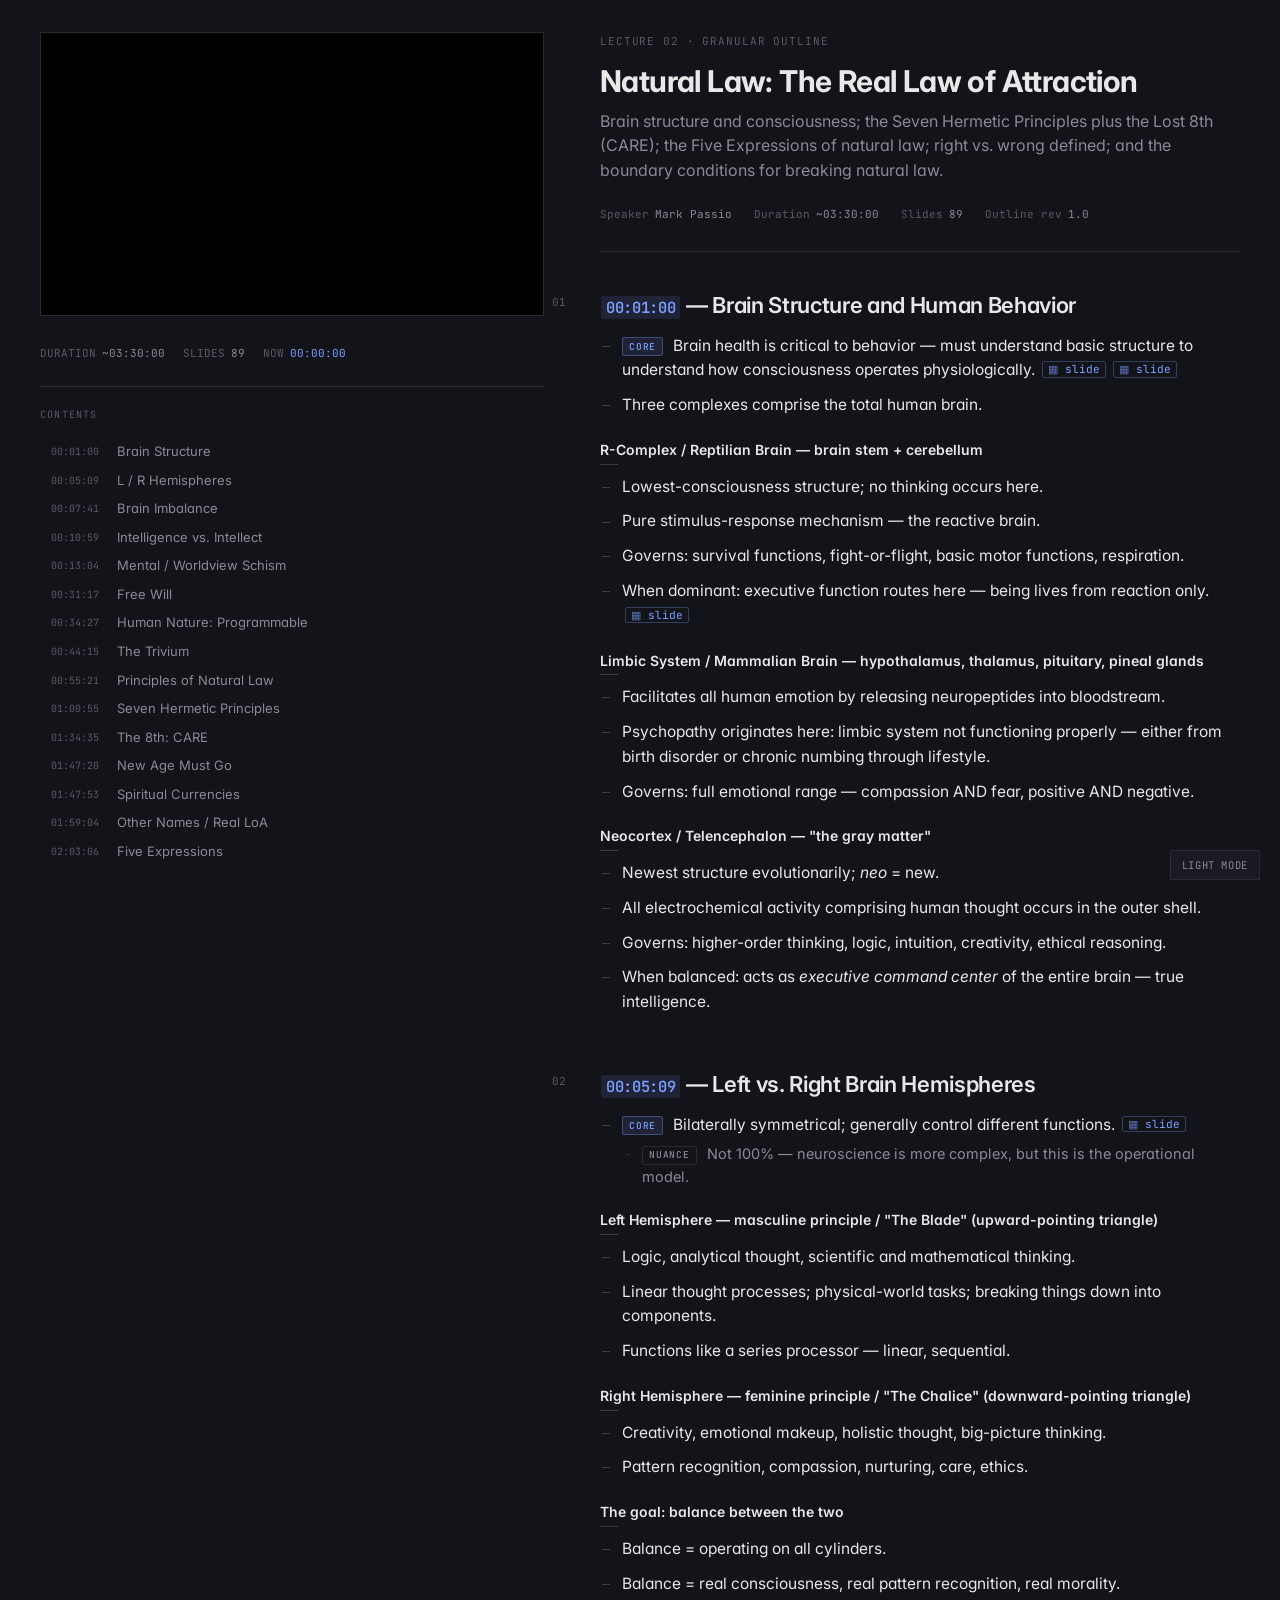
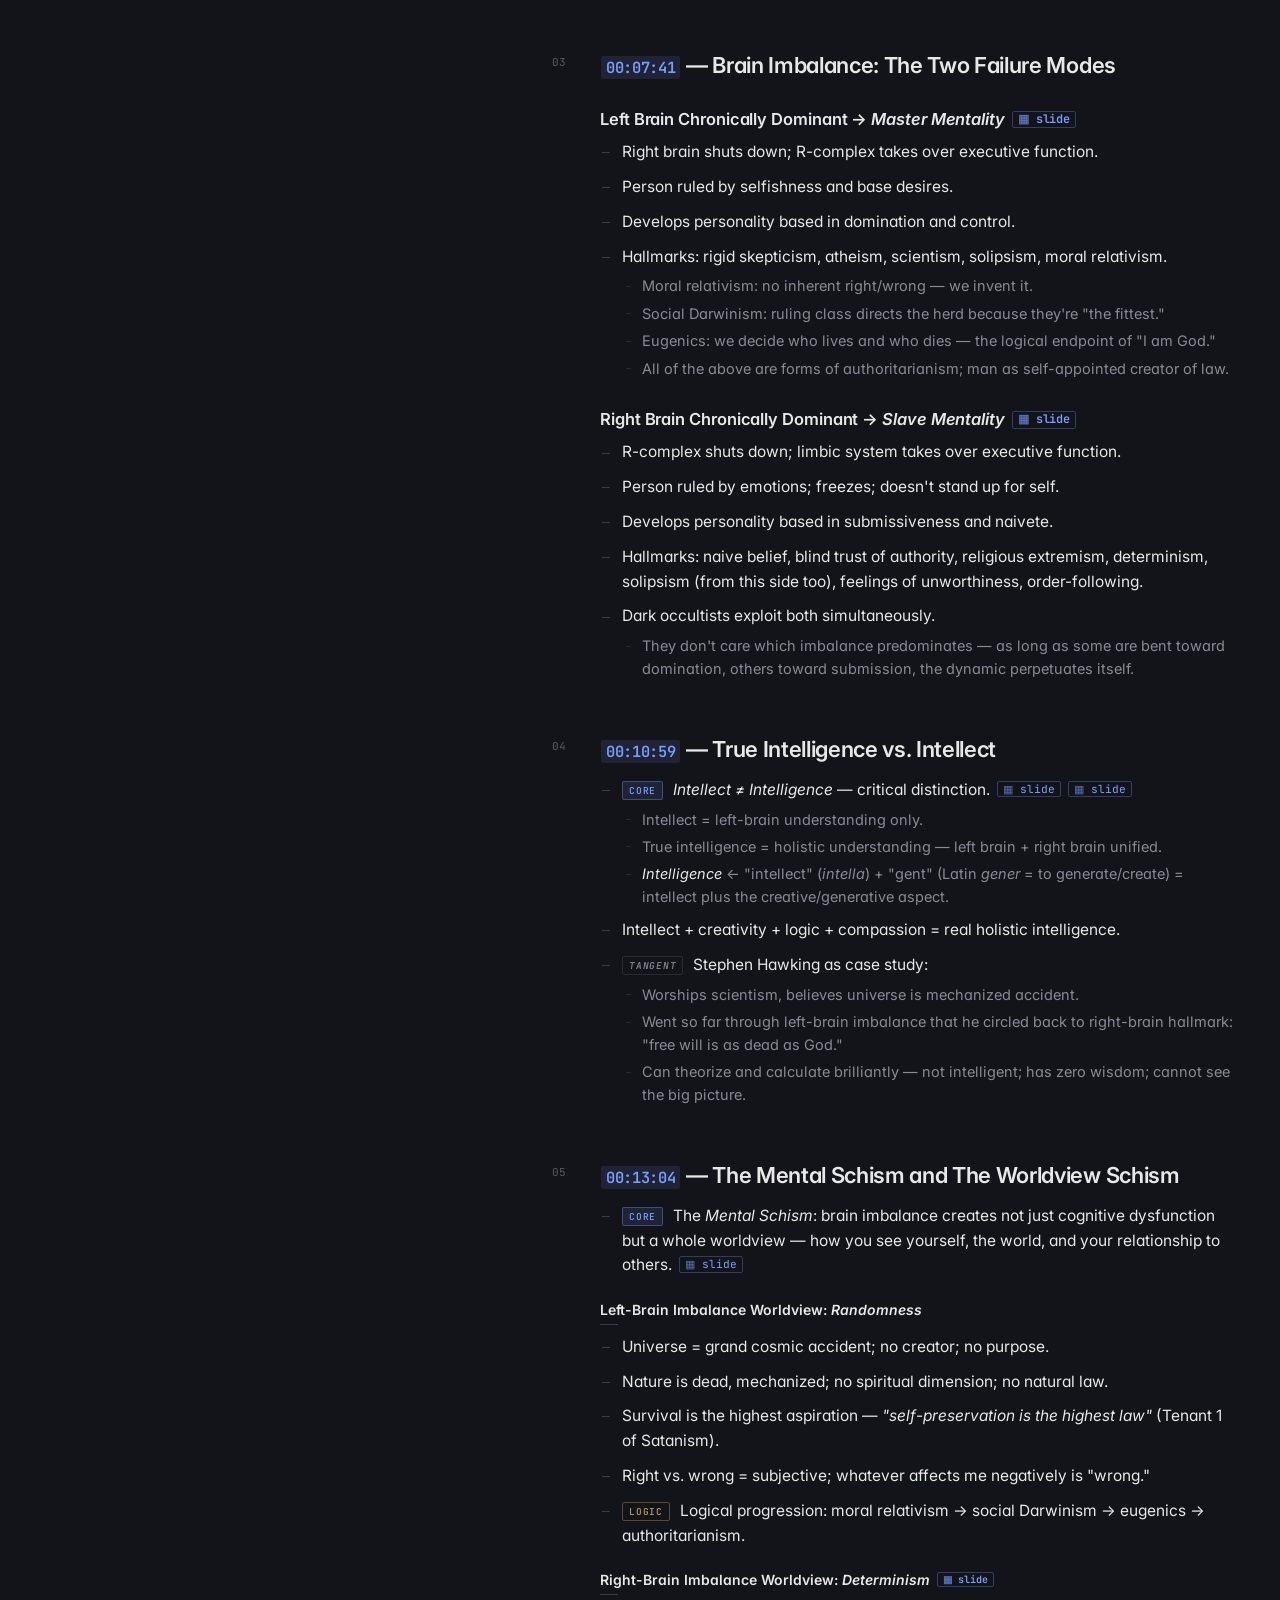
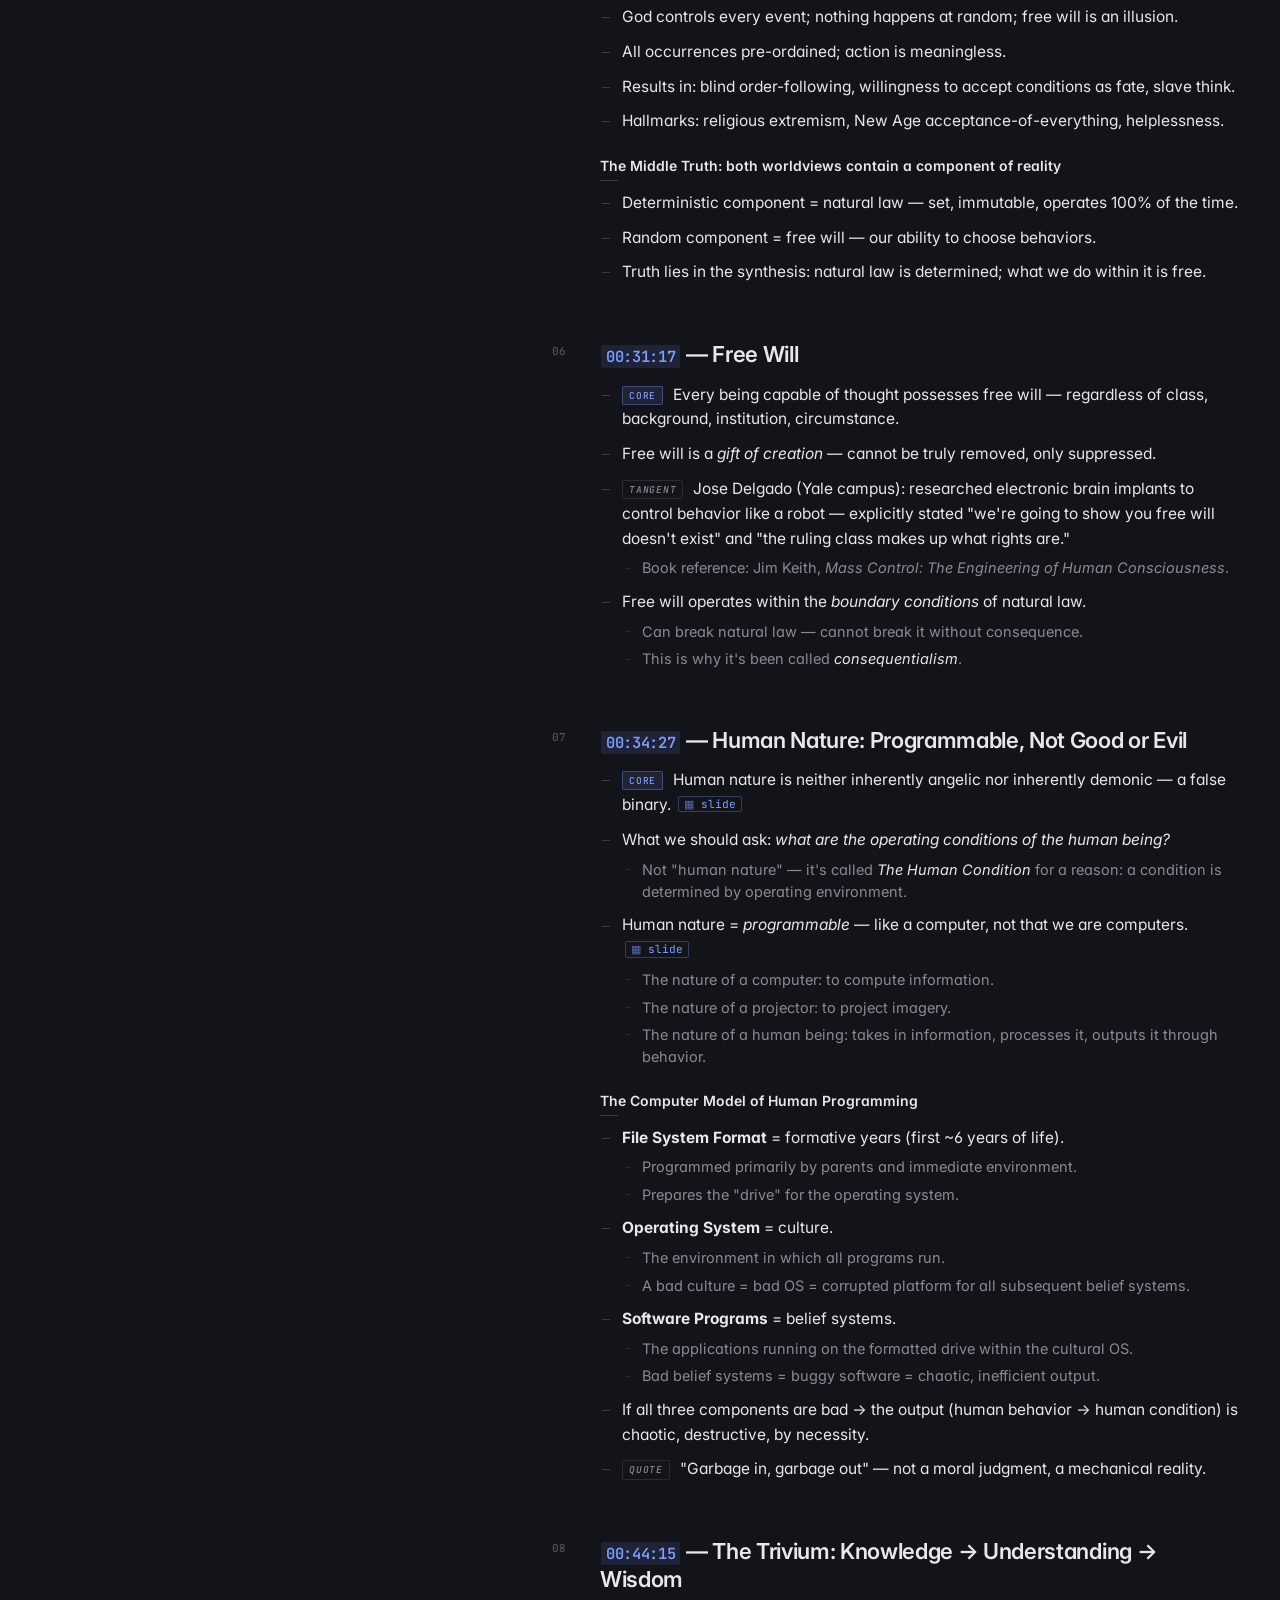
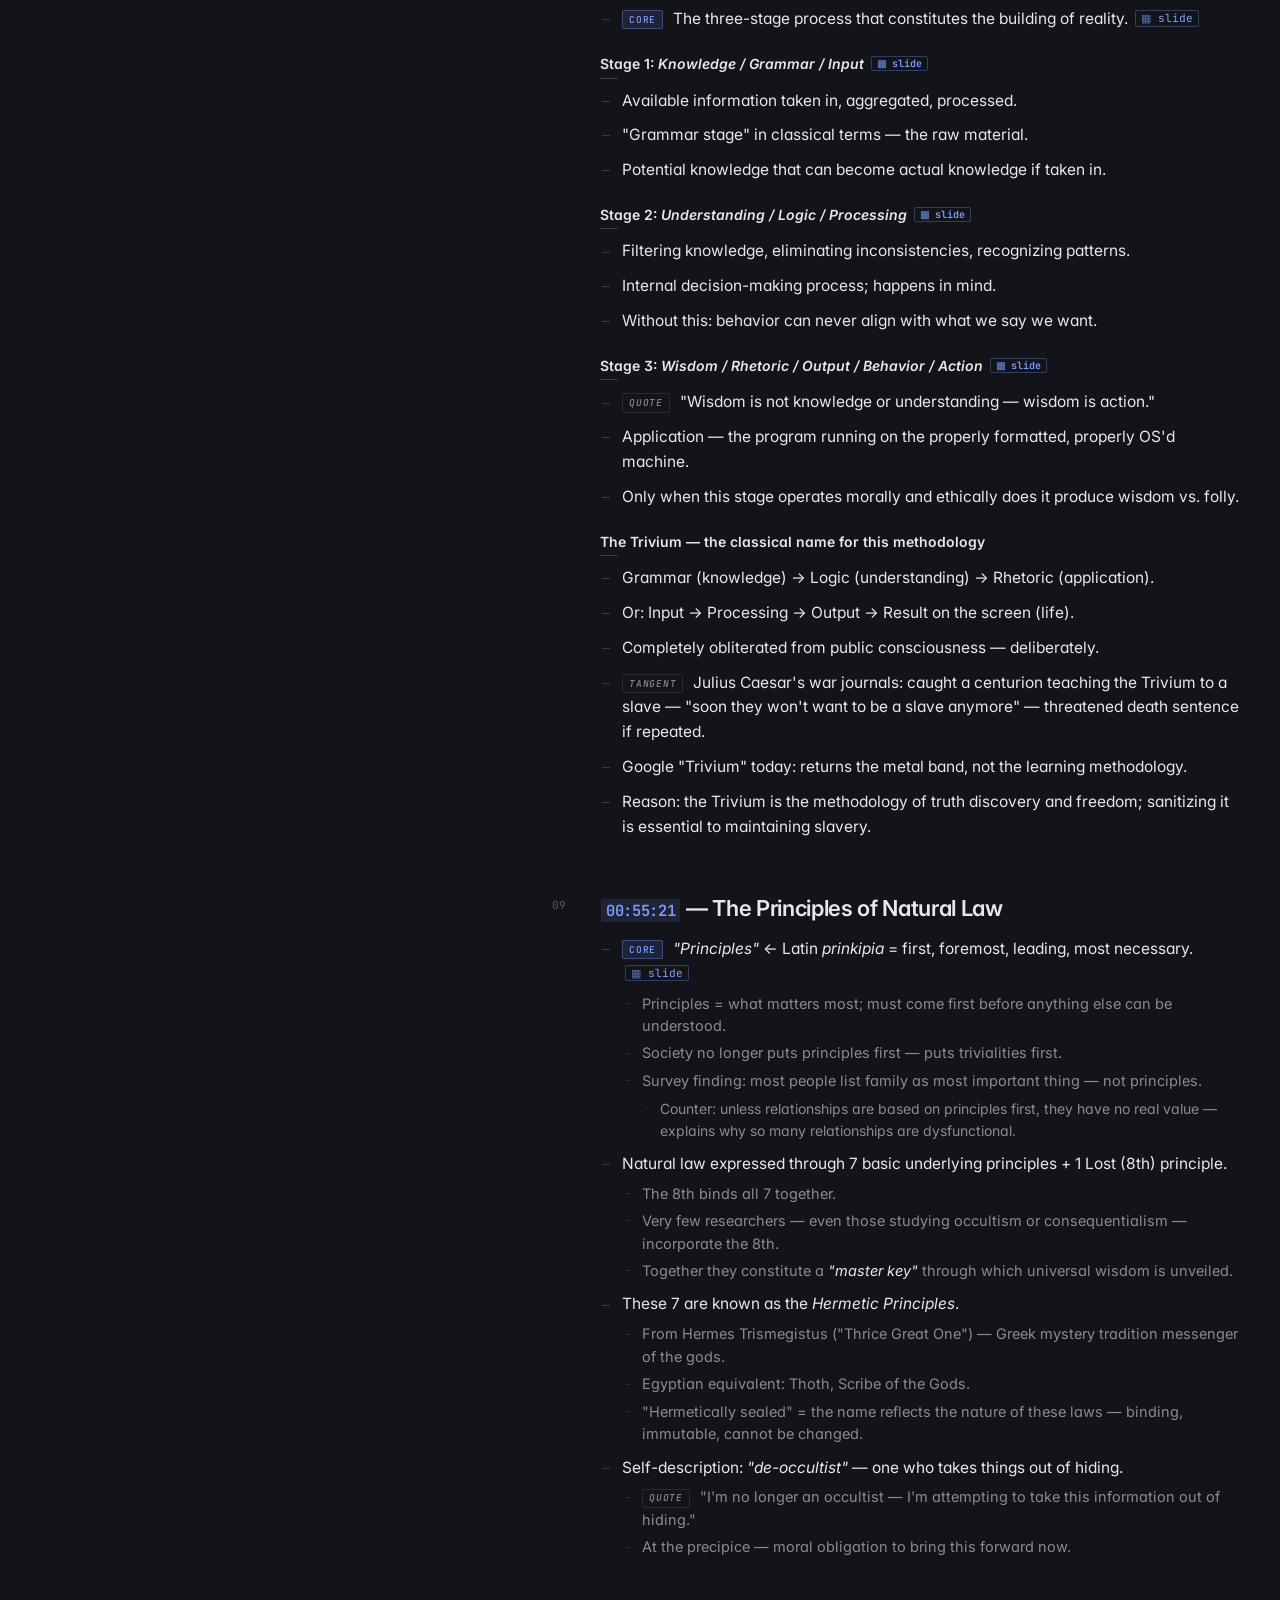
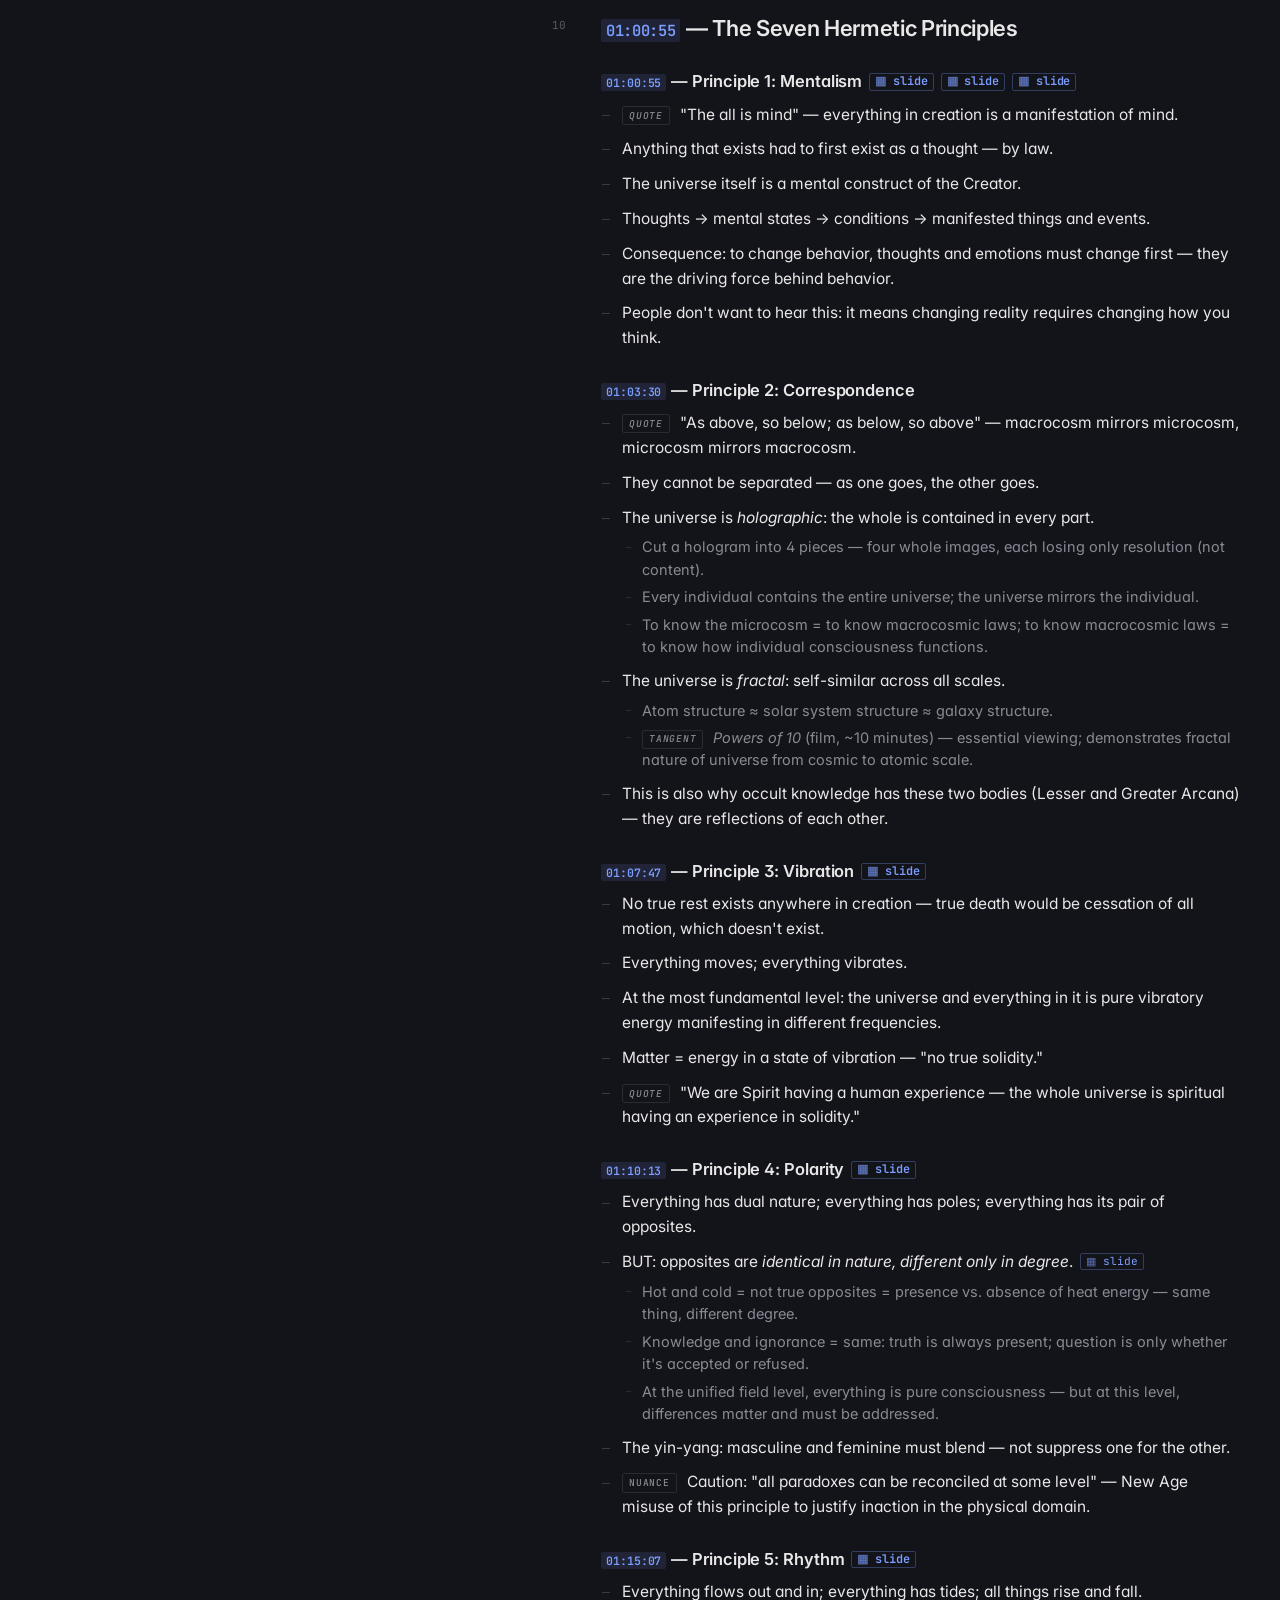
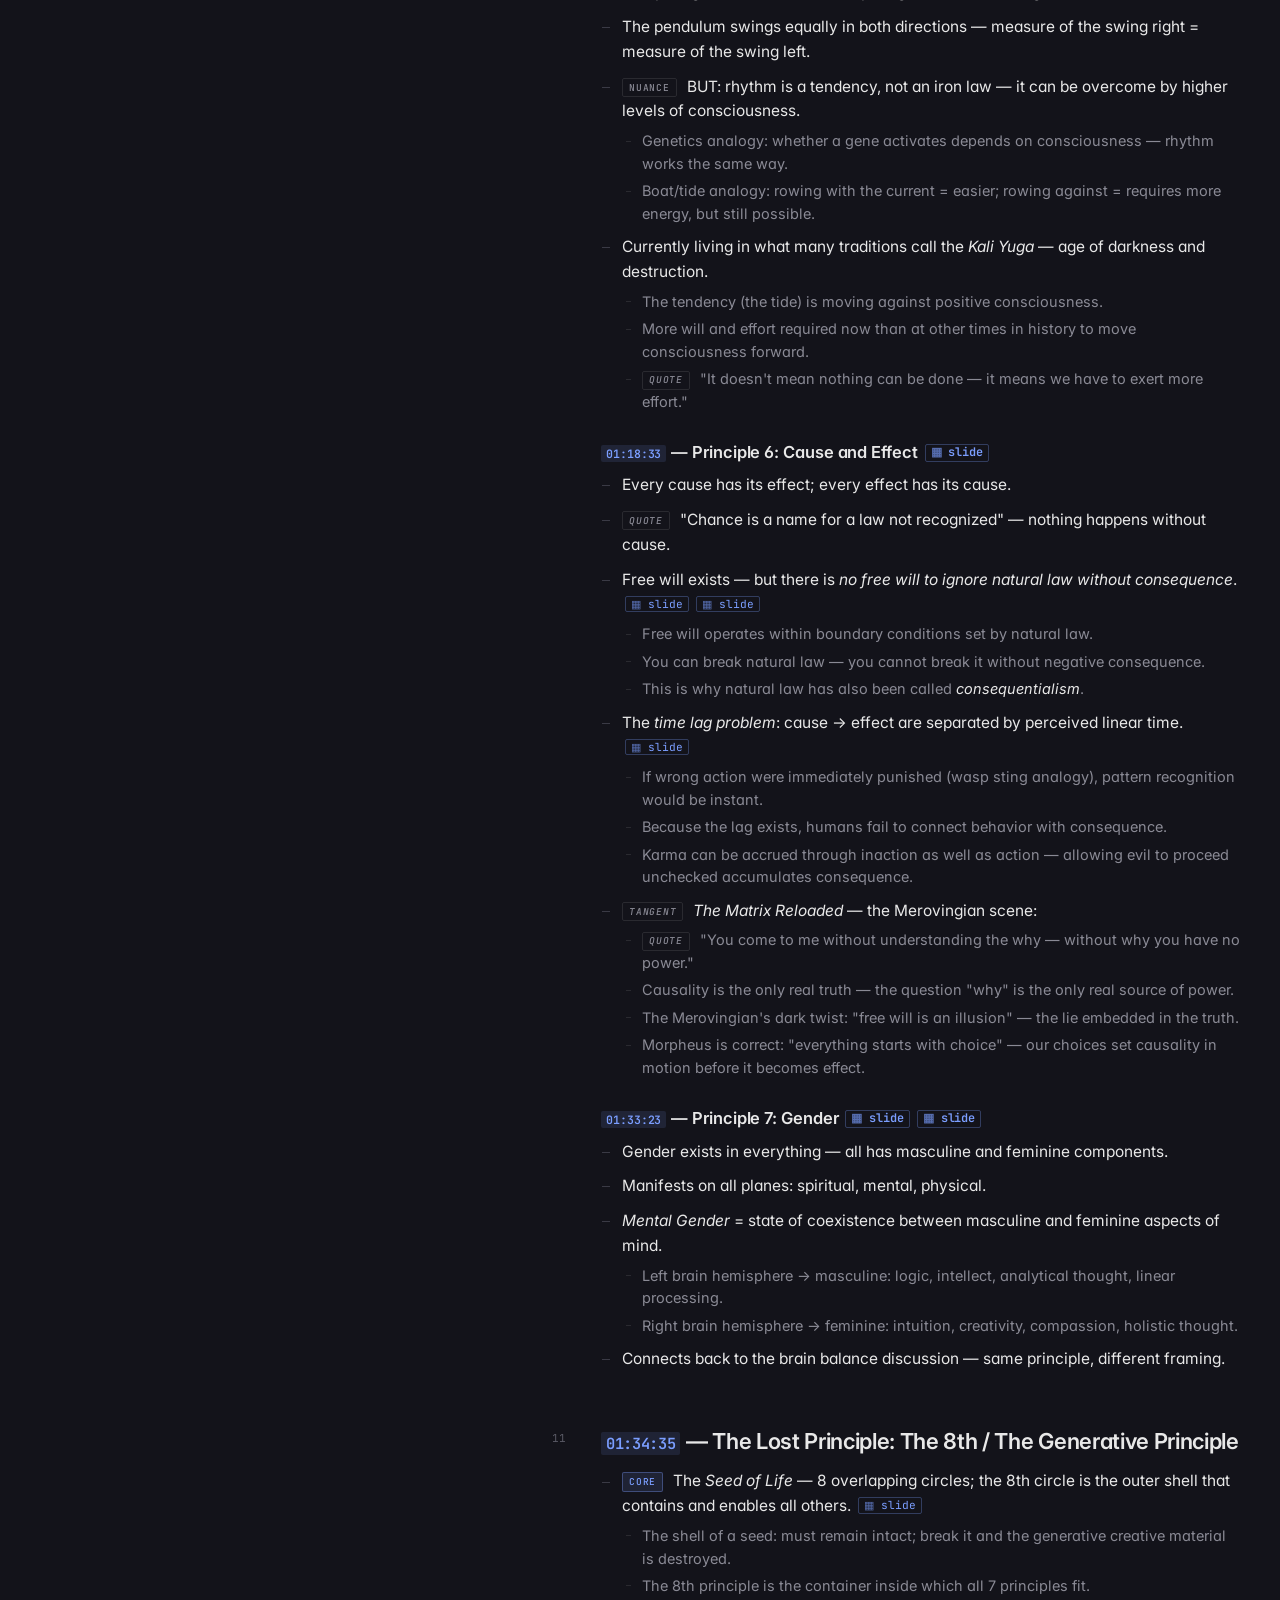
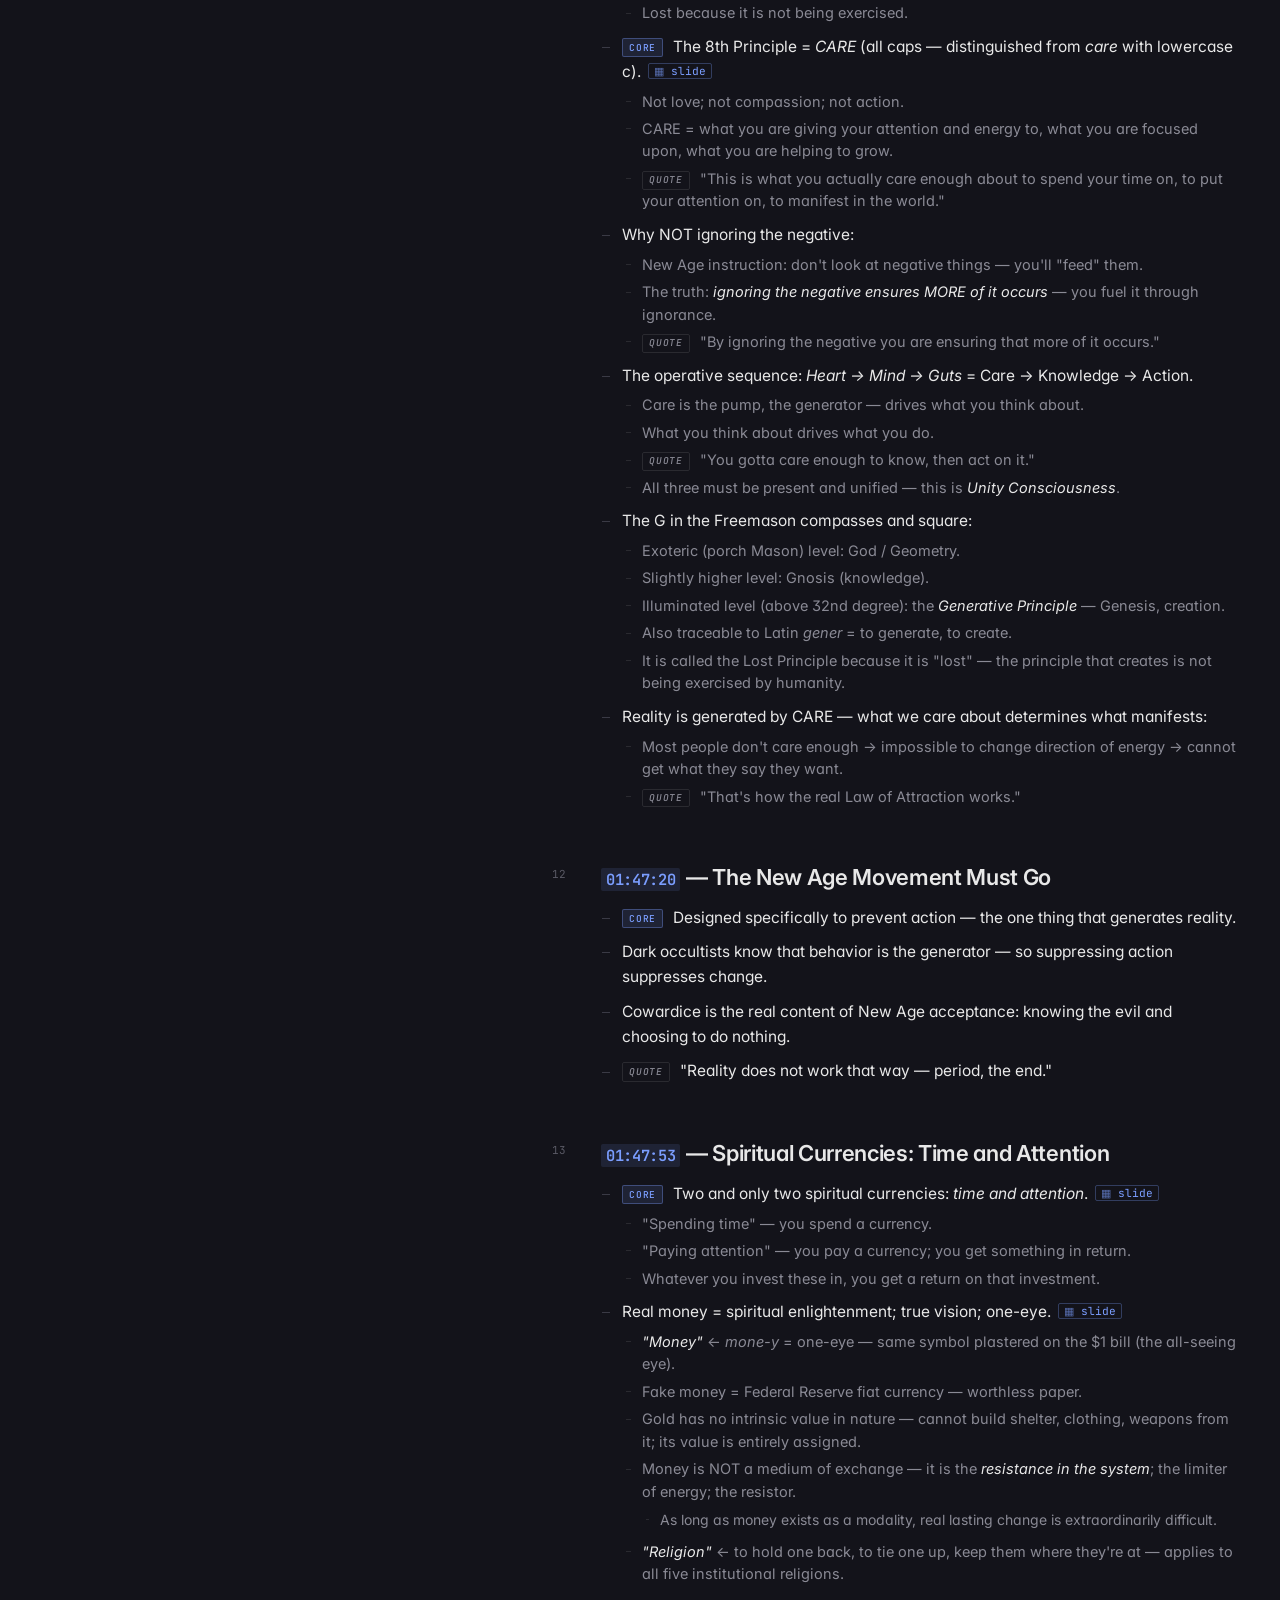
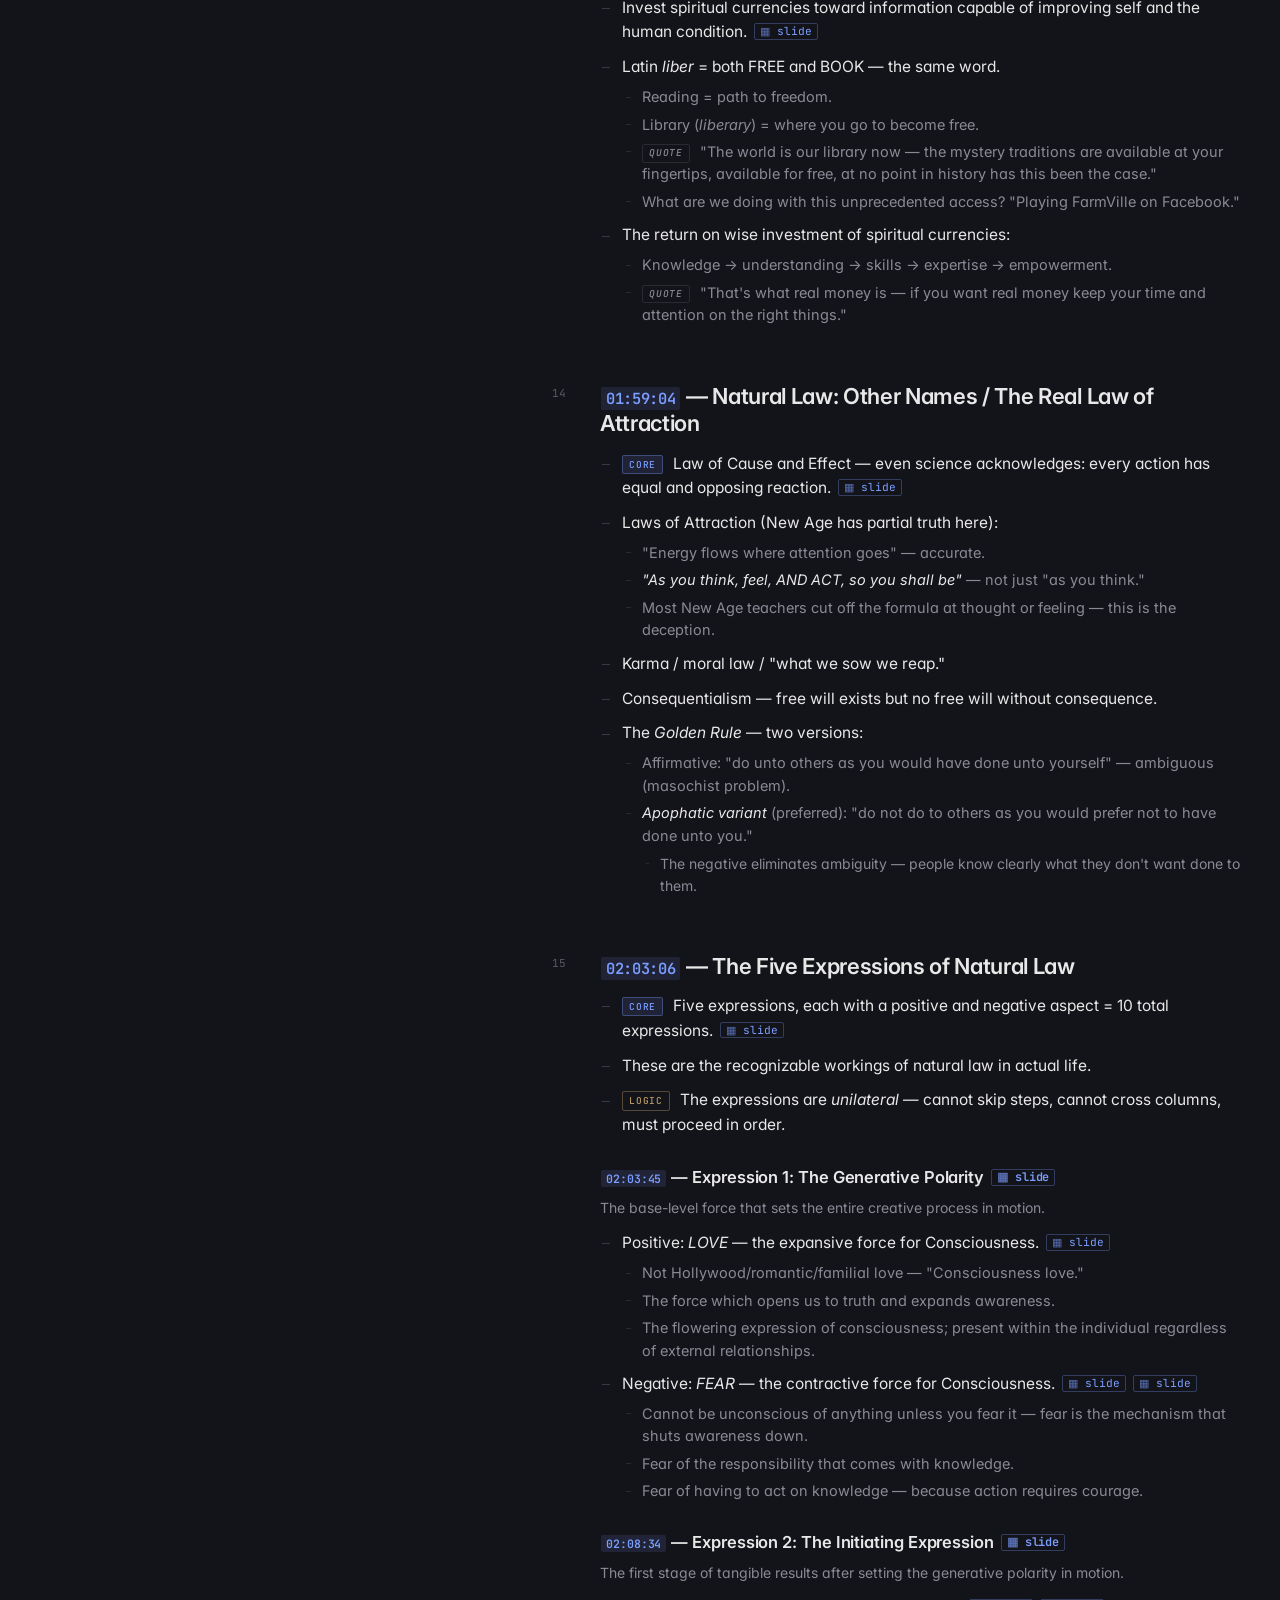
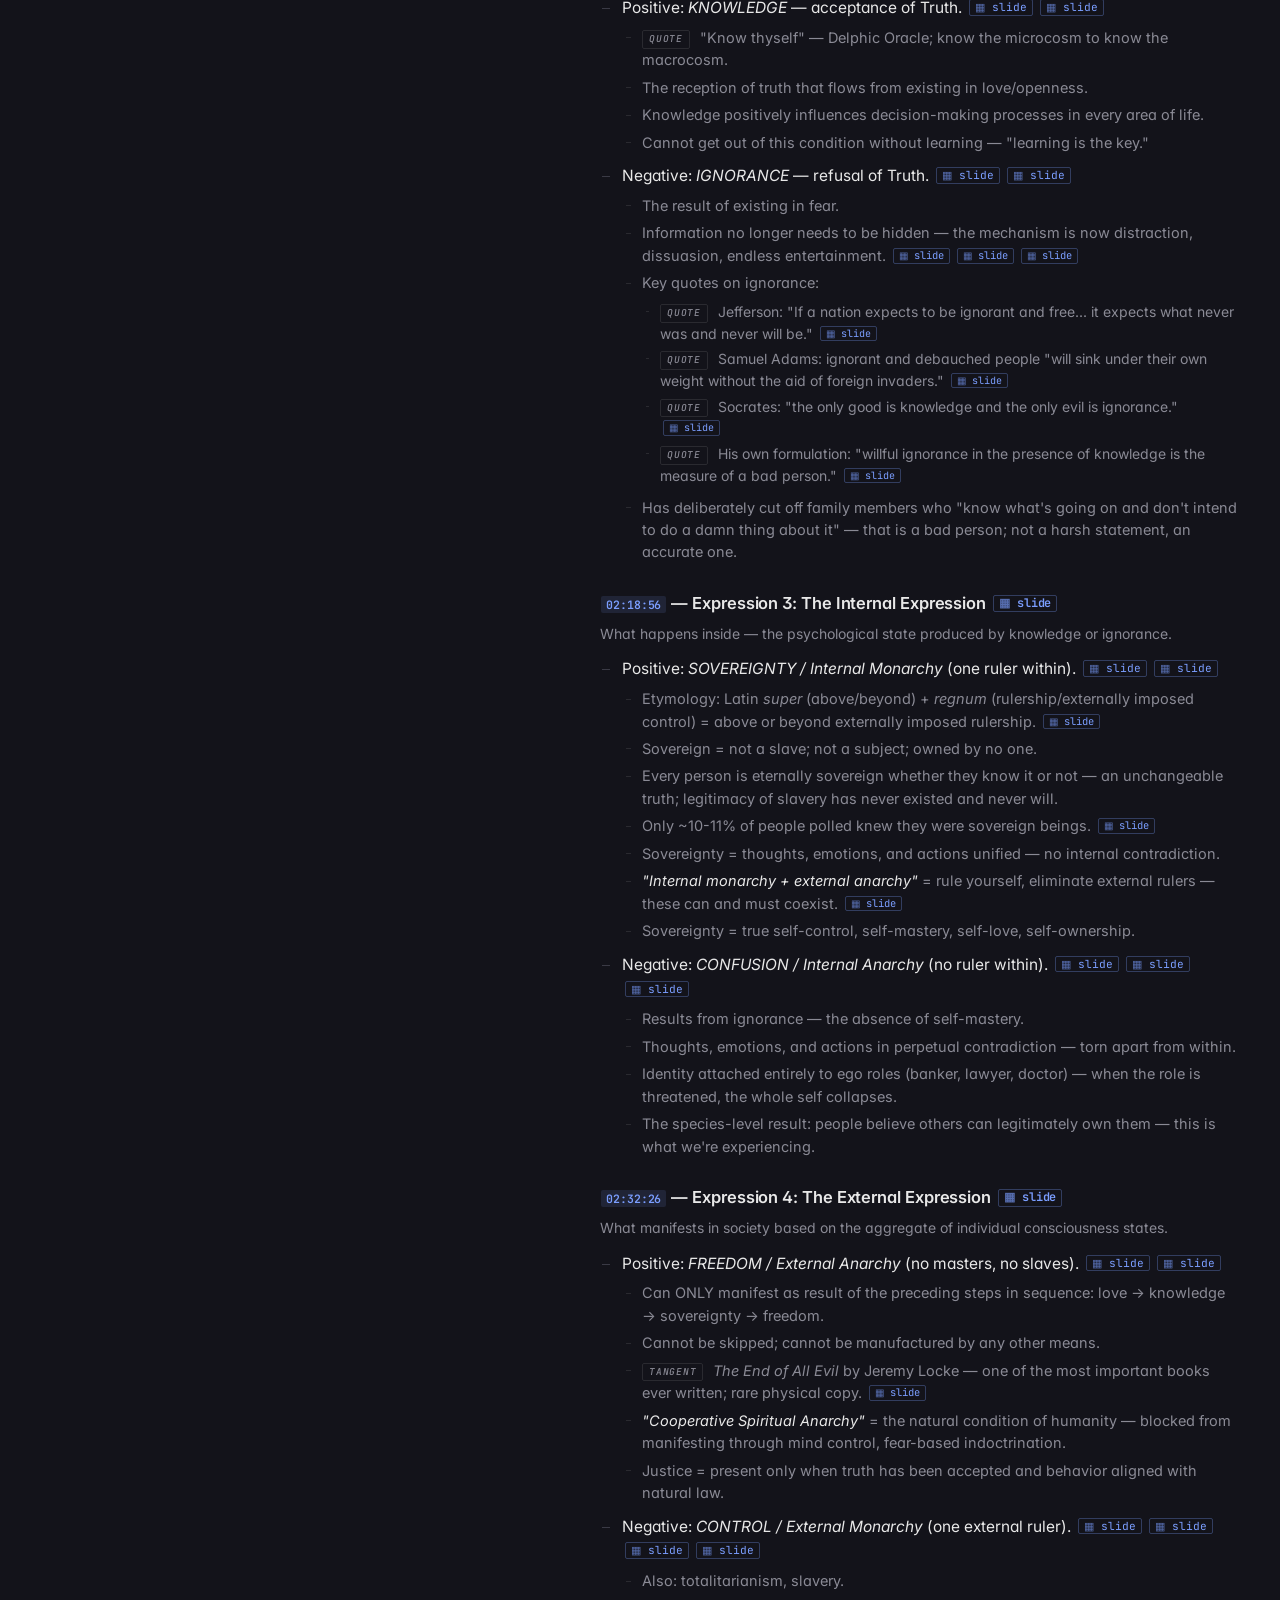
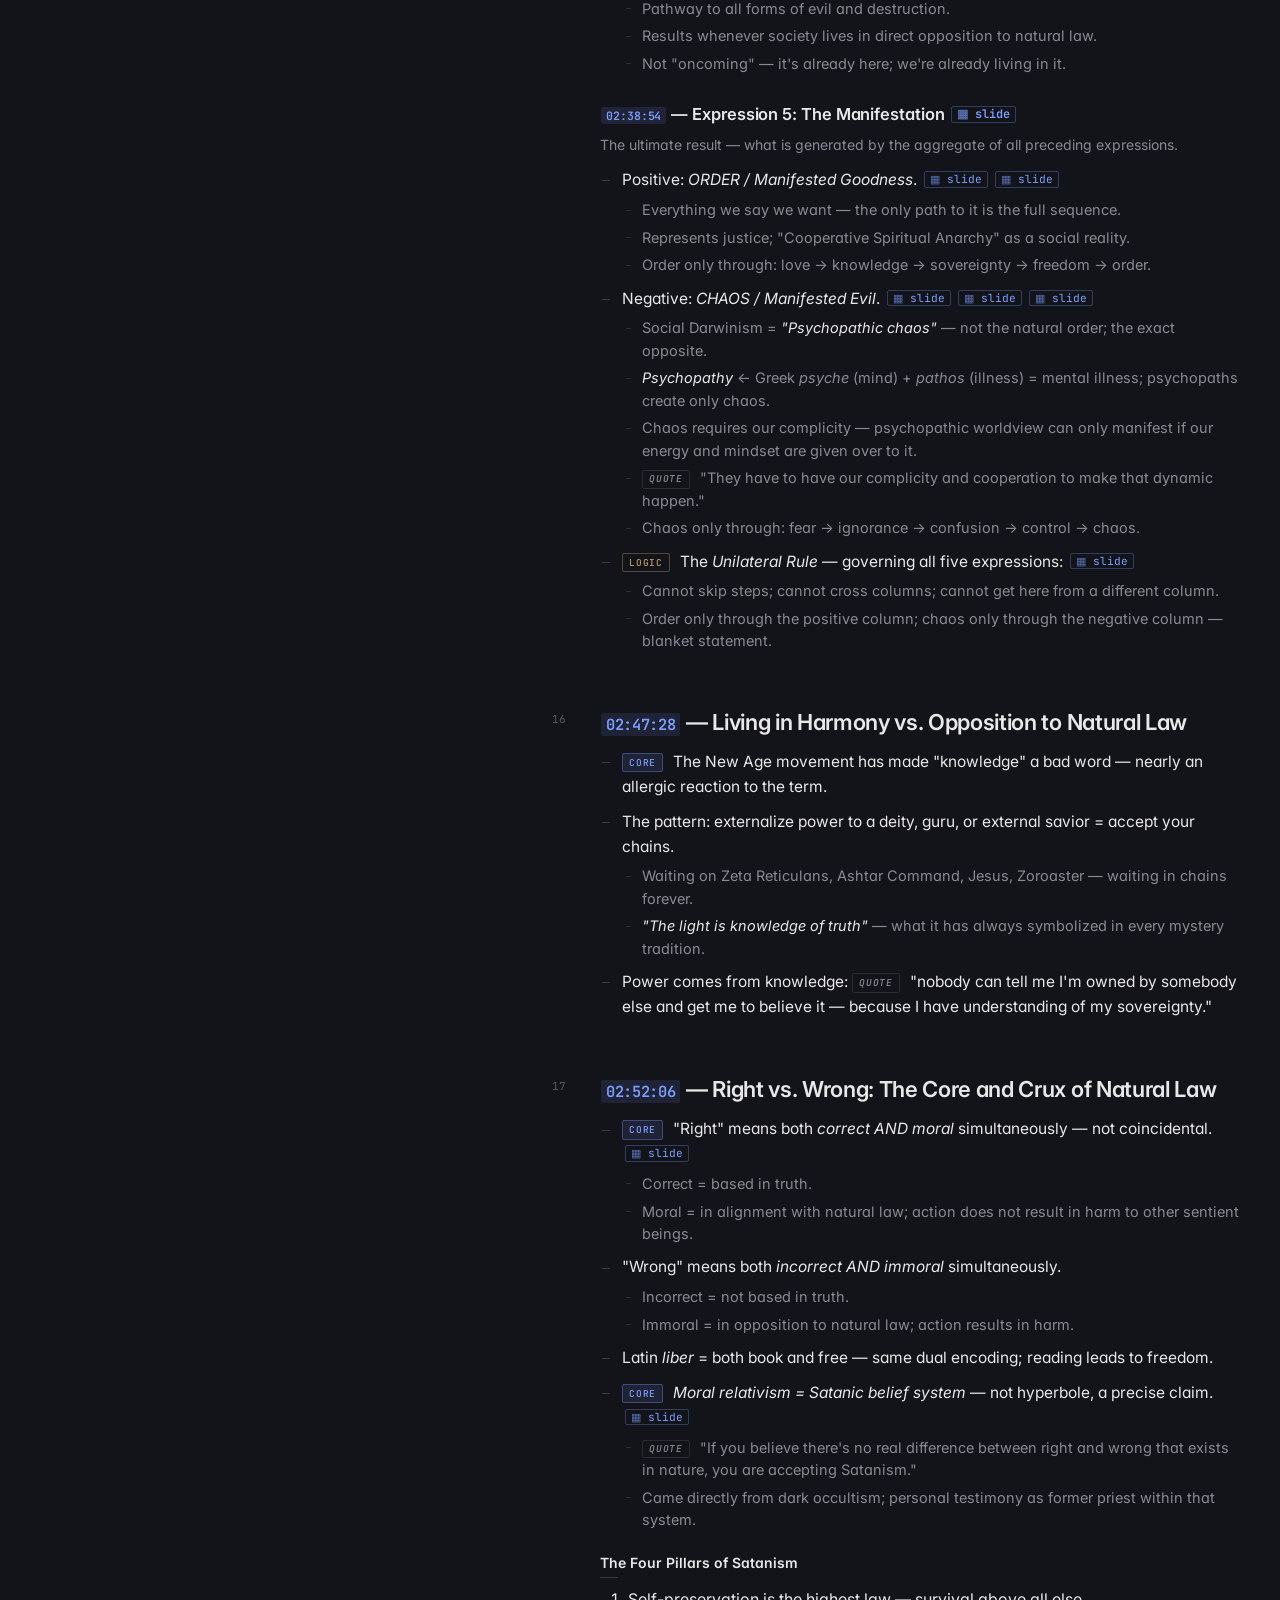
<file: natural-law/lecture-02.html>
<!DOCTYPE html>
<html lang="en" data-theme="dark">
<head>
  <meta charset="UTF-8">
  <meta name="viewport" content="width=device-width, initial-scale=1.0">
  <title>Lecture 02 — Natural Law: The Real Law of Attraction</title>
  <link rel="stylesheet" href="../assets/css/main.css">
</head>
<body data-lecture="lecture-02" data-asset-base="../">

<div class="study-layout">

  <aside class="left-col">
    <div class="player-wrap">
      <iframe
        id="yt-player"
        src="https://www.youtube.com/embed/57UBuxnicOA?enablejsapi=1&rel=0"
        title="Lecture 02"
        frameborder="0"
        allow="accelerometer; autoplay; clipboard-write; encrypted-media; gyroscope; picture-in-picture"
        allowfullscreen></iframe>
    </div>
    <div class="player-meta">
      <span><span class="label">DURATION</span><span>~03:30:00</span></span>
      <span><span class="label">SLIDES</span><span>89</span></span>
      <span><span class="label">NOW</span><span class="now-playing">00:00:00</span></span>
    </div>

    <div class="toc-panel">
      <div class="toc-label">Contents</div>
      <nav class="toc">
        <ul>
          <li><a href="#sec-01"><span class="toc-ts">00:01:00</span>Brain Structure</a></li>
          <li><a href="#sec-02"><span class="toc-ts">00:05:09</span>L / R Hemispheres</a></li>
          <li><a href="#sec-03"><span class="toc-ts">00:07:41</span>Brain Imbalance</a></li>
          <li><a href="#sec-04"><span class="toc-ts">00:10:59</span>Intelligence vs. Intellect</a></li>
          <li><a href="#sec-05"><span class="toc-ts">00:13:04</span>Mental / Worldview Schism</a></li>
          <li><a href="#sec-06"><span class="toc-ts">00:31:17</span>Free Will</a></li>
          <li><a href="#sec-07"><span class="toc-ts">00:34:27</span>Human Nature: Programmable</a></li>
          <li><a href="#sec-08"><span class="toc-ts">00:44:15</span>The Trivium</a></li>
          <li><a href="#sec-09"><span class="toc-ts">00:55:21</span>Principles of Natural Law</a></li>
          <li><a href="#sec-10"><span class="toc-ts">01:00:55</span>Seven Hermetic Principles</a></li>
          <li><a href="#sec-11"><span class="toc-ts">01:34:35</span>The 8th: CARE</a></li>
          <li><a href="#sec-12"><span class="toc-ts">01:47:20</span>New Age Must Go</a></li>
          <li><a href="#sec-13"><span class="toc-ts">01:47:53</span>Spiritual Currencies</a></li>
          <li><a href="#sec-14"><span class="toc-ts">01:59:04</span>Other Names / Real LoA</a></li>
          <li><a href="#sec-15"><span class="toc-ts">02:03:06</span>Five Expressions</a></li>
          <li><a href="#sec-16"><span class="toc-ts">02:47:28</span>Harmony vs. Opposition</a></li>
          <li><a href="#sec-17"><span class="toc-ts">02:52:06</span>Right vs. Wrong / Crux</a></li>
          <li><a href="#sec-18"><span class="toc-ts">03:09:04</span>Apothesis</a></li>
          <li><a href="#sec-19"><span class="toc-ts">03:12:10</span>Transgressions</a></li>
          <li><a href="#sec-20"><span class="toc-ts">03:19:20</span>All Wrongdoings = Theft</a></li>
          <li><a href="#sec-21"><span class="toc-ts">03:24:15</span>Break</a></li>
        </ul>
      </nav>
    </div>
  </aside>

  <main class="right-col">

    <header class="doc-header">
      <div class="doc-eyebrow">Lecture 02 · Granular Outline</div>
      <h1 class="doc-title">Natural Law: The Real Law of Attraction</h1>
      <p class="doc-subtitle">
        Brain structure and consciousness; the Seven Hermetic Principles plus the
        Lost 8th (CARE); the Five Expressions of natural law; right vs. wrong
        defined; and the boundary conditions for breaking natural law.
      </p>
      <div class="doc-meta">
        <div><span class="k">Speaker</span><span>Mark Passio</span></div>
        <div><span class="k">Duration</span><span>~03:30:00</span></div>
        <div><span class="k">Slides</span><span>89</span></div>
        <div><span class="k">Outline rev</span><span>1.0</span></div>
      </div>
    </header>

    <article class="outline">

      <h2 id="sec-01"><span class="section-num">01</span><a class="ts" data-ts="00:01:00">00:01:00</a> — Brain Structure and Human Behavior</h2>
      <ul>
        <li><span class="tag core">CORE</span>Brain health is critical to behavior — must understand basic structure to understand how consciousness operates physiologically. <a class="slide-ref" data-ts="00:00:02">slide</a> <a class="slide-ref" data-ts="00:01:14">slide</a></li>
        <li>Three complexes comprise the total human brain.</li>
      </ul>

      <h4>R-Complex / Reptilian Brain — brain stem + cerebellum</h4>
      <ul>
        <li>Lowest-consciousness structure; no thinking occurs here.</li>
        <li>Pure stimulus-response mechanism — the reactive brain.</li>
        <li>Governs: survival functions, fight-or-flight, basic motor functions, respiration.</li>
        <li>When dominant: executive function routes here — being lives from reaction only. <a class="slide-ref" data-ts="00:03:22">slide</a></li>
      </ul>

      <h4>Limbic System / Mammalian Brain — hypothalamus, thalamus, pituitary, pineal glands</h4>
      <ul>
        <li>Facilitates all human emotion by releasing neuropeptides into bloodstream.</li>
        <li>Psychopathy originates here: limbic system not functioning properly — either from birth disorder or chronic numbing through lifestyle.</li>
        <li>Governs: full emotional range — compassion AND fear, positive AND negative.</li>
      </ul>

      <h4>Neocortex / Telencephalon — "the gray matter"</h4>
      <ul>
        <li>Newest structure evolutionarily; <em>neo</em> = new.</li>
        <li>All electrochemical activity comprising human thought occurs in the outer shell.</li>
        <li>Governs: higher-order thinking, logic, intuition, creativity, ethical reasoning.</li>
        <li>When balanced: acts as <span class="power">executive command center</span> of the entire brain — true intelligence.</li>
      </ul>

      <h2 id="sec-02"><span class="section-num">02</span><a class="ts" data-ts="00:05:09">00:05:09</a> — Left vs. Right Brain Hemispheres</h2>
      <ul>
        <li><span class="tag core">CORE</span>Bilaterally symmetrical; generally control different functions. <a class="slide-ref" data-ts="00:05:46">slide</a>
          <ul>
            <li><span class="tag nuance">NUANCE</span>Not 100% — neuroscience is more complex, but this is the operational model.</li>
          </ul>
        </li>
      </ul>

      <h4>Left Hemisphere — masculine principle / "The Blade" (upward-pointing triangle)</h4>
      <ul>
        <li>Logic, analytical thought, scientific and mathematical thinking.</li>
        <li>Linear thought processes; physical-world tasks; breaking things down into components.</li>
        <li>Functions like a series processor — linear, sequential.</li>
      </ul>

      <h4>Right Hemisphere — feminine principle / "The Chalice" (downward-pointing triangle)</h4>
      <ul>
        <li>Creativity, emotional makeup, holistic thought, big-picture thinking.</li>
        <li>Pattern recognition, compassion, nurturing, care, ethics.</li>
      </ul>

      <h4>The goal: balance between the two</h4>
      <ul>
        <li>Balance = operating on all cylinders.</li>
        <li>Balance = real consciousness, real pattern recognition, real morality.</li>
      </ul>

      <h2 id="sec-03"><span class="section-num">03</span><a class="ts" data-ts="00:07:41">00:07:41</a> — Brain Imbalance: The Two Failure Modes</h2>

      <h3>Left Brain Chronically Dominant → <span class="power">Master Mentality</span> <a class="slide-ref" data-ts="00:07:48">slide</a></h3>
      <ul>
        <li>Right brain shuts down; R-complex takes over executive function.</li>
        <li>Person ruled by selfishness and base desires.</li>
        <li>Develops personality based in domination and control.</li>
        <li>Hallmarks: rigid skepticism, atheism, scientism, solipsism, moral relativism.
          <ul>
            <li>Moral relativism: no inherent right/wrong — we invent it.</li>
            <li>Social Darwinism: ruling class directs the herd because they're "the fittest."</li>
            <li>Eugenics: we decide who lives and who dies — the logical endpoint of "I am God."</li>
            <li>All of the above are forms of authoritarianism; man as self-appointed creator of law.</li>
          </ul>
        </li>
      </ul>

      <h3>Right Brain Chronically Dominant → <span class="power">Slave Mentality</span> <a class="slide-ref" data-ts="00:10:38">slide</a></h3>
      <ul>
        <li>R-complex shuts down; limbic system takes over executive function.</li>
        <li>Person ruled by emotions; freezes; doesn't stand up for self.</li>
        <li>Develops personality based in submissiveness and naivete.</li>
        <li>Hallmarks: naive belief, blind trust of authority, religious extremism, determinism, solipsism (from this side too), feelings of unworthiness, order-following.</li>
        <li>Dark occultists exploit both simultaneously.
          <ul>
            <li>They don't care which imbalance predominates — as long as some are bent toward domination, others toward submission, the dynamic perpetuates itself.</li>
          </ul>
        </li>
      </ul>

      <h2 id="sec-04"><span class="section-num">04</span><a class="ts" data-ts="00:10:59">00:10:59</a> — True Intelligence vs. Intellect</h2>
      <ul>
        <li><span class="tag core">CORE</span><span class="power">Intellect ≠ Intelligence</span> — critical distinction. <a class="slide-ref" data-ts="00:12:26">slide</a> <a class="slide-ref" data-ts="00:12:44">slide</a>
          <ul>
            <li>Intellect = left-brain understanding only.</li>
            <li>True intelligence = holistic understanding — left brain + right brain unified.</li>
            <li><span class="power">Intelligence</span> ← "intellect" (<em>intella</em>) + "gent" (Latin <em>gener</em> = to generate/create) = intellect plus the creative/generative aspect.</li>
          </ul>
        </li>
        <li>Intellect + creativity + logic + compassion = real holistic intelligence.</li>
        <li><span class="tag tangent">TANGENT</span>Stephen Hawking as case study:
          <ul>
            <li>Worships scientism, believes universe is mechanized accident.</li>
            <li>Went so far through left-brain imbalance that he circled back to right-brain hallmark: "free will is as dead as God."</li>
            <li>Can theorize and calculate brilliantly — not intelligent; has zero wisdom; cannot see the big picture.</li>
          </ul>
        </li>
      </ul>

      <h2 id="sec-05"><span class="section-num">05</span><a class="ts" data-ts="00:13:04">00:13:04</a> — The Mental Schism and The Worldview Schism</h2>
      <ul>
        <li><span class="tag core">CORE</span>The <span class="power">Mental Schism</span>: brain imbalance creates not just cognitive dysfunction but a whole worldview — how you see yourself, the world, and your relationship to others. <a class="slide-ref" data-ts="00:13:50">slide</a></li>
      </ul>

      <h4>Left-Brain Imbalance Worldview: <span class="power">Randomness</span></h4>
      <ul>
        <li>Universe = grand cosmic accident; no creator; no purpose.</li>
        <li>Nature is dead, mechanized; no spiritual dimension; no natural law.</li>
        <li>Survival is the highest aspiration — <span class="power">"self-preservation is the highest law"</span> (Tenant 1 of Satanism).</li>
        <li>Right vs. wrong = subjective; whatever affects me negatively is "wrong."</li>
        <li><span class="tag logic">LOGIC</span>Logical progression: moral relativism → social Darwinism → eugenics → authoritarianism.</li>
      </ul>

      <h4>Right-Brain Imbalance Worldview: <span class="power">Determinism</span> <a class="slide-ref" data-ts="00:20:32">slide</a></h4>
      <ul>
        <li>God controls every event; nothing happens at random; free will is an illusion.</li>
        <li>All occurrences pre-ordained; action is meaningless.</li>
        <li>Results in: blind order-following, willingness to accept conditions as fate, slave think.</li>
        <li>Hallmarks: religious extremism, New Age acceptance-of-everything, helplessness.</li>
      </ul>

      <h4>The Middle Truth: both worldviews contain a component of reality</h4>
      <ul>
        <li>Deterministic component = natural law — set, immutable, operates 100% of the time.</li>
        <li>Random component = free will — our ability to choose behaviors.</li>
        <li>Truth lies in the synthesis: natural law is determined; what we do within it is free.</li>
      </ul>

      <h2 id="sec-06"><span class="section-num">06</span><a class="ts" data-ts="00:31:17">00:31:17</a> — Free Will</h2>
      <ul>
        <li><span class="tag core">CORE</span>Every being capable of thought possesses free will — regardless of class, background, institution, circumstance.</li>
        <li>Free will is a <span class="power">gift of creation</span> — cannot be truly removed, only suppressed.</li>
        <li><span class="tag tangent">TANGENT</span>Jose Delgado (Yale campus): researched electronic brain implants to control behavior like a robot — explicitly stated "we're going to show you free will doesn't exist" and "the ruling class makes up what rights are."
          <ul>
            <li>Book reference: Jim Keith, <em>Mass Control: The Engineering of Human Consciousness</em>.</li>
          </ul>
        </li>
        <li>Free will operates within the <span class="power">boundary conditions</span> of natural law.
          <ul>
            <li>Can break natural law — cannot break it without consequence.</li>
            <li>This is why it's been called <span class="power">consequentialism</span>.</li>
          </ul>
        </li>
      </ul>

      <h2 id="sec-07"><span class="section-num">07</span><a class="ts" data-ts="00:34:27">00:34:27</a> — Human Nature: Programmable, Not Good or Evil</h2>
      <ul>
        <li><span class="tag core">CORE</span>Human nature is neither inherently angelic nor inherently demonic — a false binary. <a class="slide-ref" data-ts="00:35:52">slide</a></li>
        <li>What we should ask: <em>what are the operating conditions of the human being?</em>
          <ul>
            <li>Not "human nature" — it's called <span class="power">The Human Condition</span> for a reason: a condition is determined by operating environment.</li>
          </ul>
        </li>
        <li>Human nature = <span class="power">programmable</span> — like a computer, not that we are computers. <a class="slide-ref" data-ts="00:38:30">slide</a>
          <ul>
            <li>The nature of a computer: to compute information.</li>
            <li>The nature of a projector: to project imagery.</li>
            <li>The nature of a human being: takes in information, processes it, outputs it through behavior.</li>
          </ul>
        </li>
      </ul>

      <h4>The Computer Model of Human Programming</h4>
      <ul>
        <li><strong>File System Format</strong> = formative years (first ~6 years of life).
          <ul>
            <li>Programmed primarily by parents and immediate environment.</li>
            <li>Prepares the "drive" for the operating system.</li>
          </ul>
        </li>
        <li><strong>Operating System</strong> = culture.
          <ul>
            <li>The environment in which all programs run.</li>
            <li>A bad culture = bad OS = corrupted platform for all subsequent belief systems.</li>
          </ul>
        </li>
        <li><strong>Software Programs</strong> = belief systems.
          <ul>
            <li>The applications running on the formatted drive within the cultural OS.</li>
            <li>Bad belief systems = buggy software = chaotic, inefficient output.</li>
          </ul>
        </li>
        <li>If all three components are bad → the output (human behavior → human condition) is chaotic, destructive, by necessity.</li>
        <li><span class="tag quote">QUOTE</span>"Garbage in, garbage out" — not a moral judgment, a mechanical reality.</li>
      </ul>

      <h2 id="sec-08"><span class="section-num">08</span><a class="ts" data-ts="00:44:15">00:44:15</a> — The Trivium: Knowledge → Understanding → Wisdom</h2>
      <ul>
        <li><span class="tag core">CORE</span>The three-stage process that constitutes the building of reality. <a class="slide-ref" data-ts="00:44:20">slide</a></li>
      </ul>

      <h4>Stage 1: <span class="power">Knowledge / Grammar / Input</span> <a class="slide-ref" data-ts="00:45:36">slide</a></h4>
      <ul>
        <li>Available information taken in, aggregated, processed.</li>
        <li>"Grammar stage" in classical terms — the raw material.</li>
        <li>Potential knowledge that can become actual knowledge if taken in.</li>
      </ul>

      <h4>Stage 2: <span class="power">Understanding / Logic / Processing</span> <a class="slide-ref" data-ts="00:46:42">slide</a></h4>
      <ul>
        <li>Filtering knowledge, eliminating inconsistencies, recognizing patterns.</li>
        <li>Internal decision-making process; happens in mind.</li>
        <li>Without this: behavior can never align with what we say we want.</li>
      </ul>

      <h4>Stage 3: <span class="power">Wisdom / Rhetoric / Output / Behavior / Action</span> <a class="slide-ref" data-ts="00:49:04">slide</a></h4>
      <ul>
        <li><span class="tag quote">QUOTE</span>"Wisdom is not knowledge or understanding — wisdom is action."</li>
        <li>Application — the program running on the properly formatted, properly OS'd machine.</li>
        <li>Only when this stage operates morally and ethically does it produce wisdom vs. folly.</li>
      </ul>

      <h4>The Trivium — the classical name for this methodology</h4>
      <ul>
        <li>Grammar (knowledge) → Logic (understanding) → Rhetoric (application).</li>
        <li>Or: Input → Processing → Output → Result on the screen (life).</li>
        <li>Completely obliterated from public consciousness — deliberately.</li>
        <li><span class="tag tangent">TANGENT</span>Julius Caesar's war journals: caught a centurion teaching the Trivium to a slave — "soon they won't want to be a slave anymore" — threatened death sentence if repeated.</li>
        <li>Google "Trivium" today: returns the metal band, not the learning methodology.</li>
        <li>Reason: the Trivium is the methodology of truth discovery and freedom; sanitizing it is essential to maintaining slavery.</li>
      </ul>

      <h2 id="sec-09"><span class="section-num">09</span><a class="ts" data-ts="00:55:21">00:55:21</a> — The Principles of Natural Law</h2>
      <ul>
        <li><span class="tag core">CORE</span><span class="power">"Principles"</span> ← Latin <em>prinkipia</em> = first, foremost, leading, most necessary. <a class="slide-ref" data-ts="00:58:06">slide</a>
          <ul>
            <li>Principles = what matters most; must come first before anything else can be understood.</li>
            <li>Society no longer puts principles first — puts trivialities first.</li>
            <li>Survey finding: most people list family as most important thing — not principles.
              <ul>
                <li>Counter: unless relationships are based on principles first, they have no real value — explains why so many relationships are dysfunctional.</li>
              </ul>
            </li>
          </ul>
        </li>
        <li>Natural law expressed through 7 basic underlying principles + 1 Lost (8th) principle.
          <ul>
            <li>The 8th binds all 7 together.</li>
            <li>Very few researchers — even those studying occultism or consequentialism — incorporate the 8th.</li>
            <li>Together they constitute a <span class="power">"master key"</span> through which universal wisdom is unveiled.</li>
          </ul>
        </li>
        <li>These 7 are known as the <span class="power">Hermetic Principles</span>.
          <ul>
            <li>From Hermes Trismegistus ("Thrice Great One") — Greek mystery tradition messenger of the gods.</li>
            <li>Egyptian equivalent: Thoth, Scribe of the Gods.</li>
            <li>"Hermetically sealed" = the name reflects the nature of these laws — binding, immutable, cannot be changed.</li>
          </ul>
        </li>
        <li>Self-description: <span class="power">"de-occultist"</span> — one who takes things out of hiding.
          <ul>
            <li><span class="tag quote">QUOTE</span>"I'm no longer an occultist — I'm attempting to take this information out of hiding."</li>
            <li>At the precipice — moral obligation to bring this forward now.</li>
          </ul>
        </li>
      </ul>

      <h2 id="sec-10"><span class="section-num">10</span><a class="ts" data-ts="01:00:55">01:00:55</a> — The Seven Hermetic Principles</h2>

      <h3 id="p1-mentalism"><a class="ts" data-ts="01:00:55">01:00:55</a> — Principle 1: Mentalism <a class="slide-ref" data-ts="01:00:58">slide</a> <a class="slide-ref" data-ts="01:01:46">slide</a> <a class="slide-ref" data-ts="01:03:14">slide</a></h3>
      <ul>
        <li><span class="tag quote">QUOTE</span>"The all is mind" — everything in creation is a manifestation of mind.</li>
        <li>Anything that exists had to first exist as a thought — by law.</li>
        <li>The universe itself is a mental construct of the Creator.</li>
        <li>Thoughts → mental states → conditions → manifested things and events.</li>
        <li>Consequence: to change behavior, thoughts and emotions must change first — they are the driving force behind behavior.</li>
        <li>People don't want to hear this: it means changing reality requires changing how you think.</li>
      </ul>

      <h3 id="p2-corr"><a class="ts" data-ts="01:03:30">01:03:30</a> — Principle 2: Correspondence</h3>
      <ul>
        <li><span class="tag quote">QUOTE</span>"As above, so below; as below, so above" — macrocosm mirrors microcosm, microcosm mirrors macrocosm.</li>
        <li>They cannot be separated — as one goes, the other goes.</li>
        <li>The universe is <span class="power">holographic</span>: the whole is contained in every part.
          <ul>
            <li>Cut a hologram into 4 pieces — four whole images, each losing only resolution (not content).</li>
            <li>Every individual contains the entire universe; the universe mirrors the individual.</li>
            <li>To know the microcosm = to know macrocosmic laws; to know macrocosmic laws = to know how individual consciousness functions.</li>
          </ul>
        </li>
        <li>The universe is <span class="power">fractal</span>: self-similar across all scales.
          <ul>
            <li>Atom structure ≈ solar system structure ≈ galaxy structure.</li>
            <li><span class="tag tangent">TANGENT</span><em>Powers of 10</em> (film, ~10 minutes) — essential viewing; demonstrates fractal nature of universe from cosmic to atomic scale.</li>
          </ul>
        </li>
        <li>This is also why occult knowledge has these two bodies (Lesser and Greater Arcana) — they are reflections of each other.</li>
      </ul>

      <h3 id="p3-vib"><a class="ts" data-ts="01:07:47">01:07:47</a> — Principle 3: Vibration <a class="slide-ref" data-ts="01:09:12">slide</a></h3>
      <ul>
        <li>No true rest exists anywhere in creation — true death would be cessation of all motion, which doesn't exist.</li>
        <li>Everything moves; everything vibrates.</li>
        <li>At the most fundamental level: the universe and everything in it is pure vibratory energy manifesting in different frequencies.</li>
        <li>Matter = energy in a state of vibration — "no true solidity."</li>
        <li><span class="tag quote">QUOTE</span>"We are Spirit having a human experience — the whole universe is spiritual having an experience in solidity."</li>
      </ul>

      <h3 id="p4-pol"><a class="ts" data-ts="01:10:13">01:10:13</a> — Principle 4: Polarity <a class="slide-ref" data-ts="01:10:38">slide</a></h3>
      <ul>
        <li>Everything has dual nature; everything has poles; everything has its pair of opposites.</li>
        <li>BUT: opposites are <span class="power">identical in nature, different only in degree</span>. <a class="slide-ref" data-ts="01:14:40">slide</a>
          <ul>
            <li>Hot and cold = not true opposites = presence vs. absence of heat energy — same thing, different degree.</li>
            <li>Knowledge and ignorance = same: truth is always present; question is only whether it's accepted or refused.</li>
            <li>At the unified field level, everything is pure consciousness — but at this level, differences matter and must be addressed.</li>
          </ul>
        </li>
        <li>The yin-yang: masculine and feminine must blend — not suppress one for the other.</li>
        <li><span class="tag nuance">NUANCE</span>Caution: "all paradoxes can be reconciled at some level" — New Age misuse of this principle to justify inaction in the physical domain.</li>
      </ul>

      <h3 id="p5-rhy"><a class="ts" data-ts="01:15:07">01:15:07</a> — Principle 5: Rhythm <a class="slide-ref" data-ts="01:18:32">slide</a></h3>
      <ul>
        <li>Everything flows out and in; everything has tides; all things rise and fall.</li>
        <li>The pendulum swings equally in both directions — measure of the swing right = measure of the swing left.</li>
        <li><span class="tag nuance">NUANCE</span>BUT: rhythm is a tendency, not an iron law — it can be overcome by higher levels of consciousness.
          <ul>
            <li>Genetics analogy: whether a gene activates depends on consciousness — rhythm works the same way.</li>
            <li>Boat/tide analogy: rowing with the current = easier; rowing against = requires more energy, but still possible.</li>
          </ul>
        </li>
        <li>Currently living in what many traditions call the <span class="power">Kali Yuga</span> — age of darkness and destruction.
          <ul>
            <li>The tendency (the tide) is moving against positive consciousness.</li>
            <li>More will and effort required now than at other times in history to move consciousness forward.</li>
            <li><span class="tag quote">QUOTE</span>"It doesn't mean nothing can be done — it means we have to exert more effort."</li>
          </ul>
        </li>
      </ul>

      <h3 id="p6-ce"><a class="ts" data-ts="01:18:33">01:18:33</a> — Principle 6: Cause and Effect <a class="slide-ref" data-ts="01:24:46">slide</a></h3>
      <ul>
        <li>Every cause has its effect; every effect has its cause.</li>
        <li><span class="tag quote">QUOTE</span>"Chance is a name for a law not recognized" — nothing happens without cause.</li>
        <li>Free will exists — but there is <span class="power">no free will to ignore natural law without consequence</span>. <a class="slide-ref" data-ts="01:30:30">slide</a> <a class="slide-ref" data-ts="01:30:36">slide</a>
          <ul>
            <li>Free will operates within boundary conditions set by natural law.</li>
            <li>You can break natural law — you cannot break it without negative consequence.</li>
            <li>This is why natural law has also been called <span class="power">consequentialism</span>.</li>
          </ul>
        </li>
        <li>The <span class="power">time lag problem</span>: cause → effect are separated by perceived linear time. <a class="slide-ref" data-ts="01:31:42">slide</a>
          <ul>
            <li>If wrong action were immediately punished (wasp sting analogy), pattern recognition would be instant.</li>
            <li>Because the lag exists, humans fail to connect behavior with consequence.</li>
            <li>Karma can be accrued through inaction as well as action — allowing evil to proceed unchecked accumulates consequence.</li>
          </ul>
        </li>
        <li><span class="tag tangent">TANGENT</span><em>The Matrix Reloaded</em> — the Merovingian scene:
          <ul>
            <li><span class="tag quote">QUOTE</span>"You come to me without understanding the why — without why you have no power."</li>
            <li>Causality is the only real truth — the question "why" is the only real source of power.</li>
            <li>The Merovingian's dark twist: "free will is an illusion" — the lie embedded in the truth.</li>
            <li>Morpheus is correct: "everything starts with choice" — our choices set causality in motion before it becomes effect.</li>
          </ul>
        </li>
      </ul>

      <h3 id="p7-gen"><a class="ts" data-ts="01:33:23">01:33:23</a> — Principle 7: Gender <a class="slide-ref" data-ts="01:33:38">slide</a> <a class="slide-ref" data-ts="01:34:08">slide</a></h3>
      <ul>
        <li>Gender exists in everything — all has masculine and feminine components.</li>
        <li>Manifests on all planes: spiritual, mental, physical.</li>
        <li><span class="power">Mental Gender</span> = state of coexistence between masculine and feminine aspects of mind.
          <ul>
            <li>Left brain hemisphere → masculine: logic, intellect, analytical thought, linear processing.</li>
            <li>Right brain hemisphere → feminine: intuition, creativity, compassion, holistic thought.</li>
          </ul>
        </li>
        <li>Connects back to the brain balance discussion — same principle, different framing.</li>
      </ul>

      <h2 id="sec-11"><span class="section-num">11</span><a class="ts" data-ts="01:34:35">01:34:35</a> — The Lost Principle: The 8th / The Generative Principle</h2>
      <ul>
        <li><span class="tag core">CORE</span>The <span class="power">Seed of Life</span> — 8 overlapping circles; the 8th circle is the outer shell that contains and enables all others. <a class="slide-ref" data-ts="01:40:06">slide</a>
          <ul>
            <li>The shell of a seed: must remain intact; break it and the generative creative material is destroyed.</li>
            <li>The 8th principle is the container inside which all 7 principles fit.</li>
            <li>Lost because it is not being exercised.</li>
          </ul>
        </li>
        <li><span class="tag core">CORE</span>The 8th Principle = <span class="power">CARE</span> (all caps — distinguished from <em>care</em> with lowercase c). <a class="slide-ref" data-ts="01:44:40">slide</a>
          <ul>
            <li>Not love; not compassion; not action.</li>
            <li>CARE = what you are giving your attention and energy to, what you are focused upon, what you are helping to grow.</li>
            <li><span class="tag quote">QUOTE</span>"This is what you actually care enough about to spend your time on, to put your attention on, to manifest in the world."</li>
          </ul>
        </li>
        <li>Why NOT ignoring the negative:
          <ul>
            <li>New Age instruction: don't look at negative things — you'll "feed" them.</li>
            <li>The truth: <span class="power">ignoring the negative ensures MORE of it occurs</span> — you fuel it through ignorance.</li>
            <li><span class="tag quote">QUOTE</span>"By ignoring the negative you are ensuring that more of it occurs."</li>
          </ul>
        </li>
        <li>The operative sequence: <span class="power">Heart → Mind → Guts</span> = Care → Knowledge → Action.
          <ul>
            <li>Care is the pump, the generator — drives what you think about.</li>
            <li>What you think about drives what you do.</li>
            <li><span class="tag quote">QUOTE</span>"You gotta care enough to know, then act on it."</li>
            <li>All three must be present and unified — this is <span class="power">Unity Consciousness</span>.</li>
          </ul>
        </li>
        <li>The G in the Freemason compasses and square:
          <ul>
            <li>Exoteric (porch Mason) level: God / Geometry.</li>
            <li>Slightly higher level: Gnosis (knowledge).</li>
            <li>Illuminated level (above 32nd degree): the <span class="power">Generative Principle</span> — Genesis, creation.</li>
            <li>Also traceable to Latin <em>gener</em> = to generate, to create.</li>
            <li>It is called the Lost Principle because it is "lost" — the principle that creates is not being exercised by humanity.</li>
          </ul>
        </li>
        <li>Reality is generated by CARE — what we care about determines what manifests:
          <ul>
            <li>Most people don't care enough → impossible to change direction of energy → cannot get what they say they want.</li>
            <li><span class="tag quote">QUOTE</span>"That's how the real Law of Attraction works."</li>
          </ul>
        </li>
      </ul>

      <h2 id="sec-12"><span class="section-num">12</span><a class="ts" data-ts="01:47:20">01:47:20</a> — The New Age Movement Must Go</h2>
      <ul>
        <li><span class="tag core">CORE</span>Designed specifically to prevent action — the one thing that generates reality.</li>
        <li>Dark occultists know that behavior is the generator — so suppressing action suppresses change.</li>
        <li>Cowardice is the real content of New Age acceptance: knowing the evil and choosing to do nothing.</li>
        <li><span class="tag quote">QUOTE</span>"Reality does not work that way — period, the end."</li>
      </ul>

      <h2 id="sec-13"><span class="section-num">13</span><a class="ts" data-ts="01:47:53">01:47:53</a> — Spiritual Currencies: Time and Attention</h2>
      <ul>
        <li><span class="tag core">CORE</span>Two and only two spiritual currencies: <span class="power">time and attention</span>. <a class="slide-ref" data-ts="01:48:22">slide</a>
          <ul>
            <li>"Spending time" — you spend a currency.</li>
            <li>"Paying attention" — you pay a currency; you get something in return.</li>
            <li>Whatever you invest these in, you get a return on that investment.</li>
          </ul>
        </li>
        <li>Real money = spiritual enlightenment; true vision; one-eye. <a class="slide-ref" data-ts="01:52:42">slide</a>
          <ul>
            <li><span class="power">"Money"</span> ← <em>mone-y</em> = one-eye — same symbol plastered on the $1 bill (the all-seeing eye).</li>
            <li>Fake money = Federal Reserve fiat currency — worthless paper.</li>
            <li>Gold has no intrinsic value in nature — cannot build shelter, clothing, weapons from it; its value is entirely assigned.</li>
            <li>Money is NOT a medium of exchange — it is the <span class="power">resistance in the system</span>; the limiter of energy; the resistor.
              <ul>
                <li>As long as money exists as a modality, real lasting change is extraordinarily difficult.</li>
              </ul>
            </li>
            <li><span class="power">"Religion"</span> ← to hold one back, to tie one up, keep them where they're at — applies to all five institutional religions.</li>
          </ul>
        </li>
        <li>Invest spiritual currencies toward information capable of improving self and the human condition. <a class="slide-ref" data-ts="01:54:02">slide</a></li>
        <li>Latin <em>liber</em> = both FREE and BOOK — the same word.
          <ul>
            <li>Reading = path to freedom.</li>
            <li>Library (<em>liberary</em>) = where you go to become free.</li>
            <li><span class="tag quote">QUOTE</span>"The world is our library now — the mystery traditions are available at your fingertips, available for free, at no point in history has this been the case."</li>
            <li>What are we doing with this unprecedented access? "Playing FarmVille on Facebook."</li>
          </ul>
        </li>
        <li>The return on wise investment of spiritual currencies:
          <ul>
            <li>Knowledge → understanding → skills → expertise → empowerment.</li>
            <li><span class="tag quote">QUOTE</span>"That's what real money is — if you want real money keep your time and attention on the right things."</li>
          </ul>
        </li>
      </ul>

      <h2 id="sec-14"><span class="section-num">14</span><a class="ts" data-ts="01:59:04">01:59:04</a> — Natural Law: Other Names / The Real Law of Attraction</h2>
      <ul>
        <li><span class="tag core">CORE</span>Law of Cause and Effect — even science acknowledges: every action has equal and opposing reaction. <a class="slide-ref" data-ts="01:59:22">slide</a></li>
        <li>Laws of Attraction (New Age has partial truth here):
          <ul>
            <li>"Energy flows where attention goes" — accurate.</li>
            <li><span class="power">"As you think, feel, AND ACT, so you shall be"</span> — not just "as you think."</li>
            <li>Most New Age teachers cut off the formula at thought or feeling — this is the deception.</li>
          </ul>
        </li>
        <li>Karma / moral law / "what we sow we reap."</li>
        <li>Consequentialism — free will exists but no free will without consequence.</li>
        <li>The <span class="power">Golden Rule</span> — two versions:
          <ul>
            <li>Affirmative: "do unto others as you would have done unto yourself" — ambiguous (masochist problem).</li>
            <li><span class="power">Apophatic variant</span> (preferred): "do not do to others as you would prefer not to have done unto you."
              <ul>
                <li>The negative eliminates ambiguity — people know clearly what they don't want done to them.</li>
              </ul>
            </li>
          </ul>
        </li>
      </ul>

      <h2 id="sec-15"><span class="section-num">15</span><a class="ts" data-ts="02:03:06">02:03:06</a> — The Five Expressions of Natural Law</h2>
      <ul>
        <li><span class="tag core">CORE</span>Five expressions, each with a positive and negative aspect = 10 total expressions. <a class="slide-ref" data-ts="02:03:18">slide</a></li>
        <li>These are the recognizable workings of natural law in actual life.</li>
        <li><span class="tag logic">LOGIC</span>The expressions are <span class="power">unilateral</span> — cannot skip steps, cannot cross columns, must proceed in order.</li>
      </ul>

      <h3 id="e1-gen"><a class="ts" data-ts="02:03:45">02:03:45</a> — Expression 1: The Generative Polarity <a class="slide-ref" data-ts="02:04:20">slide</a></h3>
      <p style="font-size:14px;color:var(--text-muted);margin:6px 0 12px;">The base-level force that sets the entire creative process in motion.</p>
      <ul>
        <li>Positive: <span class="power">LOVE</span> — the expansive force for Consciousness. <a class="slide-ref" data-ts="02:06:26">slide</a>
          <ul>
            <li>Not Hollywood/romantic/familial love — "Consciousness love."</li>
            <li>The force which opens us to truth and expands awareness.</li>
            <li>The flowering expression of consciousness; present within the individual regardless of external relationships.</li>
          </ul>
        </li>
        <li>Negative: <span class="power">FEAR</span> — the contractive force for Consciousness. <a class="slide-ref" data-ts="02:07:22">slide</a> <a class="slide-ref" data-ts="02:07:52">slide</a>
          <ul>
            <li>Cannot be unconscious of anything unless you fear it — fear is the mechanism that shuts awareness down.</li>
            <li>Fear of the responsibility that comes with knowledge.</li>
            <li>Fear of having to act on knowledge — because action requires courage.</li>
          </ul>
        </li>
      </ul>

      <h3 id="e2-init"><a class="ts" data-ts="02:08:34">02:08:34</a> — Expression 2: The Initiating Expression <a class="slide-ref" data-ts="02:08:38">slide</a></h3>
      <p style="font-size:14px;color:var(--text-muted);margin:6px 0 12px;">The first stage of tangible results after setting the generative polarity in motion.</p>
      <ul>
        <li>Positive: <span class="power">KNOWLEDGE</span> — acceptance of Truth. <a class="slide-ref" data-ts="02:10:00">slide</a> <a class="slide-ref" data-ts="02:10:22">slide</a>
          <ul>
            <li><span class="tag quote">QUOTE</span>"Know thyself" — Delphic Oracle; know the microcosm to know the macrocosm.</li>
            <li>The reception of truth that flows from existing in love/openness.</li>
            <li>Knowledge positively influences decision-making processes in every area of life.</li>
            <li>Cannot get out of this condition without learning — "learning is the key."</li>
          </ul>
        </li>
        <li>Negative: <span class="power">IGNORANCE</span> — refusal of Truth. <a class="slide-ref" data-ts="02:11:24">slide</a> <a class="slide-ref" data-ts="02:11:56">slide</a>
          <ul>
            <li>The result of existing in fear.</li>
            <li>Information no longer needs to be hidden — the mechanism is now distraction, dissuasion, endless entertainment. <a class="slide-ref" data-ts="02:12:14">slide</a> <a class="slide-ref" data-ts="02:12:18">slide</a> <a class="slide-ref" data-ts="02:12:36">slide</a></li>
            <li>Key quotes on ignorance:
              <ul>
                <li><span class="tag quote">QUOTE</span>Jefferson: "If a nation expects to be ignorant and free... it expects what never was and never will be." <a class="slide-ref" data-ts="02:13:40">slide</a></li>
                <li><span class="tag quote">QUOTE</span>Samuel Adams: ignorant and debauched people "will sink under their own weight without the aid of foreign invaders." <a class="slide-ref" data-ts="02:14:06">slide</a></li>
                <li><span class="tag quote">QUOTE</span>Socrates: "the only good is knowledge and the only evil is ignorance." <a class="slide-ref" data-ts="02:15:14">slide</a></li>
                <li><span class="tag quote">QUOTE</span>His own formulation: "willful ignorance in the presence of knowledge is the measure of a bad person." <a class="slide-ref" data-ts="02:17:48">slide</a></li>
              </ul>
            </li>
            <li>Has deliberately cut off family members who "know what's going on and don't intend to do a damn thing about it" — that is a bad person; not a harsh statement, an accurate one.</li>
          </ul>
        </li>
      </ul>

      <h3 id="e3-int"><a class="ts" data-ts="02:18:56">02:18:56</a> — Expression 3: The Internal Expression <a class="slide-ref" data-ts="02:19:12">slide</a></h3>
      <p style="font-size:14px;color:var(--text-muted);margin:6px 0 12px;">What happens inside — the psychological state produced by knowledge or ignorance.</p>
      <ul>
        <li>Positive: <span class="power">SOVEREIGNTY / Internal Monarchy</span> (one ruler within). <a class="slide-ref" data-ts="02:20:32">slide</a> <a class="slide-ref" data-ts="02:22:34">slide</a>
          <ul>
            <li>Etymology: Latin <em>super</em> (above/beyond) + <em>regnum</em> (rulership/externally imposed control) = above or beyond externally imposed rulership. <a class="slide-ref" data-ts="02:23:24">slide</a></li>
            <li>Sovereign = not a slave; not a subject; owned by no one.</li>
            <li>Every person is eternally sovereign whether they know it or not — an unchangeable truth; legitimacy of slavery has never existed and never will.</li>
            <li>Only ~10-11% of people polled knew they were sovereign beings. <a class="slide-ref" data-ts="02:25:44">slide</a></li>
            <li>Sovereignty = thoughts, emotions, and actions unified — no internal contradiction.</li>
            <li><span class="power">"Internal monarchy + external anarchy"</span> = rule yourself, eliminate external rulers — these can and must coexist. <a class="slide-ref" data-ts="02:27:58">slide</a></li>
            <li>Sovereignty = true self-control, self-mastery, self-love, self-ownership.</li>
          </ul>
        </li>
        <li>Negative: <span class="power">CONFUSION / Internal Anarchy</span> (no ruler within). <a class="slide-ref" data-ts="02:29:48">slide</a> <a class="slide-ref" data-ts="02:31:12">slide</a> <a class="slide-ref" data-ts="02:31:36">slide</a>
          <ul>
            <li>Results from ignorance — the absence of self-mastery.</li>
            <li>Thoughts, emotions, and actions in perpetual contradiction — torn apart from within.</li>
            <li>Identity attached entirely to ego roles (banker, lawyer, doctor) — when the role is threatened, the whole self collapses.</li>
            <li>The species-level result: people believe others can legitimately own them — this is what we're experiencing.</li>
          </ul>
        </li>
      </ul>

      <h3 id="e4-ext"><a class="ts" data-ts="02:32:26">02:32:26</a> — Expression 4: The External Expression <a class="slide-ref" data-ts="02:32:28">slide</a></h3>
      <p style="font-size:14px;color:var(--text-muted);margin:6px 0 12px;">What manifests in society based on the aggregate of individual consciousness states.</p>
      <ul>
        <li>Positive: <span class="power">FREEDOM / External Anarchy</span> (no masters, no slaves). <a class="slide-ref" data-ts="02:33:30">slide</a> <a class="slide-ref" data-ts="02:33:50">slide</a>
          <ul>
            <li>Can ONLY manifest as result of the preceding steps in sequence: love → knowledge → sovereignty → freedom.</li>
            <li>Cannot be skipped; cannot be manufactured by any other means.</li>
            <li><span class="tag tangent">TANGENT</span><em>The End of All Evil</em> by Jeremy Locke — one of the most important books ever written; rare physical copy. <a class="slide-ref" data-ts="02:35:46">slide</a></li>
            <li><span class="power">"Cooperative Spiritual Anarchy"</span> = the natural condition of humanity — blocked from manifesting through mind control, fear-based indoctrination.</li>
            <li>Justice = present only when truth has been accepted and behavior aligned with natural law.</li>
          </ul>
        </li>
        <li>Negative: <span class="power">CONTROL / External Monarchy</span> (one external ruler). <a class="slide-ref" data-ts="02:36:42">slide</a> <a class="slide-ref" data-ts="02:36:44">slide</a> <a class="slide-ref" data-ts="02:37:26">slide</a> <a class="slide-ref" data-ts="02:37:44">slide</a>
          <ul>
            <li>Also: totalitarianism, slavery.</li>
            <li>Pathway to all forms of evil and destruction.</li>
            <li>Results whenever society lives in direct opposition to natural law.</li>
            <li>Not "oncoming" — it's already here; we're already living in it.</li>
          </ul>
        </li>
      </ul>

      <h3 id="e5-man"><a class="ts" data-ts="02:38:54">02:38:54</a> — Expression 5: The Manifestation <a class="slide-ref" data-ts="02:39:30">slide</a></h3>
      <p style="font-size:14px;color:var(--text-muted);margin:6px 0 12px;">The ultimate result — what is generated by the aggregate of all preceding expressions.</p>
      <ul>
        <li>Positive: <span class="power">ORDER / Manifested Goodness</span>. <a class="slide-ref" data-ts="02:41:02">slide</a> <a class="slide-ref" data-ts="02:41:38">slide</a>
          <ul>
            <li>Everything we say we want — the only path to it is the full sequence.</li>
            <li>Represents justice; "Cooperative Spiritual Anarchy" as a social reality.</li>
            <li>Order only through: love → knowledge → sovereignty → freedom → order.</li>
          </ul>
        </li>
        <li>Negative: <span class="power">CHAOS / Manifested Evil</span>. <a class="slide-ref" data-ts="02:42:14">slide</a> <a class="slide-ref" data-ts="02:44:28">slide</a> <a class="slide-ref" data-ts="02:45:12">slide</a>
          <ul>
            <li>Social Darwinism = <span class="power">"Psychopathic chaos"</span> — not the natural order; the exact opposite.</li>
            <li><span class="power">Psychopathy</span> ← Greek <em>psyche</em> (mind) + <em>pathos</em> (illness) = mental illness; psychopaths create only chaos.</li>
            <li>Chaos requires our complicity — psychopathic worldview can only manifest if our energy and mindset are given over to it.</li>
            <li><span class="tag quote">QUOTE</span>"They have to have our complicity and cooperation to make that dynamic happen."</li>
            <li>Chaos only through: fear → ignorance → confusion → control → chaos.</li>
          </ul>
        </li>
        <li><span class="tag logic">LOGIC</span>The <span class="power">Unilateral Rule</span> — governing all five expressions: <a class="slide-ref" data-ts="02:46:10">slide</a>
          <ul>
            <li>Cannot skip steps; cannot cross columns; cannot get here from a different column.</li>
            <li>Order only through the positive column; chaos only through the negative column — blanket statement.</li>
          </ul>
        </li>
      </ul>

      <h2 id="sec-16"><span class="section-num">16</span><a class="ts" data-ts="02:47:28">02:47:28</a> — Living in Harmony vs. Opposition to Natural Law</h2>
      <ul>
        <li><span class="tag core">CORE</span>The New Age movement has made "knowledge" a bad word — nearly an allergic reaction to the term.</li>
        <li>The pattern: externalize power to a deity, guru, or external savior = accept your chains.
          <ul>
            <li>Waiting on Zeta Reticulans, Ashtar Command, Jesus, Zoroaster — waiting in chains forever.</li>
            <li><span class="power">"The light is knowledge of truth"</span> — what it has always symbolized in every mystery tradition.</li>
          </ul>
        </li>
        <li>Power comes from knowledge: <span class="tag quote">QUOTE</span>"nobody can tell me I'm owned by somebody else and get me to believe it — because I have understanding of my sovereignty."</li>
      </ul>

      <h2 id="sec-17"><span class="section-num">17</span><a class="ts" data-ts="02:52:06">02:52:06</a> — Right vs. Wrong: The Core and Crux of Natural Law</h2>
      <ul>
        <li><span class="tag core">CORE</span>"Right" means both <span class="power">correct AND moral</span> simultaneously — not coincidental. <a class="slide-ref" data-ts="02:58:46">slide</a>
          <ul>
            <li>Correct = based in truth.</li>
            <li>Moral = in alignment with natural law; action does not result in harm to other sentient beings.</li>
          </ul>
        </li>
        <li>"Wrong" means both <span class="power">incorrect AND immoral</span> simultaneously.
          <ul>
            <li>Incorrect = not based in truth.</li>
            <li>Immoral = in opposition to natural law; action results in harm.</li>
          </ul>
        </li>
        <li>Latin <em>liber</em> = both book and free — same dual encoding; reading leads to freedom.</li>
        <li><span class="tag core">CORE</span><span class="power">Moral relativism = Satanic belief system</span> — not hyperbole, a precise claim. <a class="slide-ref" data-ts="03:01:48">slide</a>
          <ul>
            <li><span class="tag quote">QUOTE</span>"If you believe there's no real difference between right and wrong that exists in nature, you are accepting Satanism."</li>
            <li>Came directly from dark occultism; personal testimony as former priest within that system.</li>
          </ul>
        </li>
      </ul>

      <h4>The Four Pillars of Satanism</h4>
      <ol style="padding-left: 28px; margin: 8px 0 16px; color: var(--text);">
        <li style="margin: 6px 0;">Self-preservation is the highest law — survival above all else.</li>
        <li style="margin: 6px 0;">Moral relativism — no objective right and wrong; right = what's good for me personally.</li>
        <li style="margin: 6px 0;">Social Darwinism — ruling class directs the herd because intellect confers superiority.</li>
        <li style="margin: 6px 0;">Eugenics — the ruling class, as self-appointed God, decides who lives and dies.</li>
      </ol>
      <ul>
        <li><span class="tag tangent">TANGENT</span>Grandmother anecdote: read all four pillars with title concealed — agreed with everything; when title revealed responded "well then I guess that makes me a Satanist doesn't it" — no horror, no reckoning.</li>
        <li>Satanists don't wear the trappings — they own banks, hospitals, schools ("that university right across the road").</li>
        <li>Hundreds of millions, possibly billions, hold these beliefs without knowing what the belief system is called.</li>
        <li>The left/right political paradigm is a false paradigm — a distraction from the only real question: <span class="power">right vs. wrong</span>.</li>
        <li><span class="power">Common Sense</span> ≠ functional daily living.
          <ul>
            <li>True definition: deep understanding of the objective difference between right and wrong.</li>
            <li>"Common sense" in the real meaning is what virtually no one on the planet currently possesses.</li>
          </ul>
        </li>
      </ul>

      <h2 id="sec-18"><span class="section-num">18</span><a class="ts" data-ts="03:09:04">03:09:04</a> — Apothesis / Apophatic Inquiry</h2>
      <ul>
        <li><span class="tag core">CORE</span><span class="power">Apothesis</span> ← Greek <em>apo</em> (away from / negation of) + <em>phani</em> (to say/speak) = "to say what something is not." <a class="slide-ref" data-ts="03:10:18">slide</a></li>
        <li>Also called: <span class="power">affirmation through negation</span>. <a class="slide-ref" data-ts="03:11:00">slide</a></li>
        <li>Method: arrive at knowledge by excluding known negatives — <span class="power">deductive reasoning</span>.
          <ul>
            <li>vs. cataphatic inquiry = reasoning in the affirmative = inductive reasoning.</li>
          </ul>
        </li>
        <li>Applied to rights and wrongs: define all wrongdoings → rights = every action that falls outside those parameters.</li>
        <li>This is the logic stage of the Trivium applied to morality — the filtering, weeding-out process.</li>
      </ul>

      <h2 id="sec-19"><span class="section-num">19</span><a class="ts" data-ts="03:12:10">03:12:10</a> — The Natural Law Transgressions (Wrongdoings)</h2>
      <p style="font-size:14px;color:var(--text-muted);margin:6px 0 16px;">Harmful actions capable of being taken against another being — the boundary conditions for breaking natural law.</p>

      <h4>1. Murder / Assault <a class="slide-ref" data-ts="03:13:32">slide</a></h4>
      <ul>
        <li>Hebrew fifth commandment: <em>lo tirtzach</em> = do not <span class="power">MURDER</span> (not <em>kill</em> — two different words).
          <ul>
            <li>Murder = taking life without right; initiation of violence.</li>
            <li>Right to defensive force exists; right to murder does not, ever, under any circumstance.</li>
            <li>Assault = bodily harm without right — never a right; analogous to attempted murder.</li>
          </ul>
        </li>
      </ul>

      <h4>2. Rape <a class="slide-ref" data-ts="03:15:50">slide</a></h4>
      <ul>
        <li>Coercing the free will of another person's sexual association — always wrong, no exceptions.</li>
      </ul>

      <h4>3. Theft <a class="slide-ref" data-ts="03:17:00">slide</a></h4>
      <ul>
        <li>Taking property belonging to another that was obtained by them without harming others.</li>
      </ul>

      <h4>4. Trespass <a class="slide-ref" data-ts="03:17:14">slide</a></h4>
      <ul>
        <li>Invading another's "lair" — the domain they use, own lawfully, and are responsible for — without permission; taking their security.</li>
      </ul>

      <h4>5. Coercion <a class="slide-ref" data-ts="03:19:36">slide</a></h4>
      <ul>
        <li>Forcing someone through threat of violence to comply with your will against their own.</li>
        <li>"If you don't do this I will harm you" — never a right; a wrongdoing in all circumstances.</li>
      </ul>

      <h4>Additionally: Lying</h4>
      <ul>
        <li><span class="power">Theft of truth</span>; withholding information needed for accurate informed decision-making.</li>
        <li><span class="power">"Thieving truth"</span> — taking away the ability to make correct judgments based on available information.</li>
      </ul>

      <h2 id="sec-20"><span class="section-num">20</span><a class="ts" data-ts="03:19:20">03:19:20</a> — All Wrongdoings Are Forms of Theft</h2>
      <ul>
        <li><span class="tag core">CORE</span><span class="tag quote">QUOTE</span>"Every harmful action a human being is capable of taking is a form of theft." <a class="slide-ref" data-ts="03:24:00">slide</a>
          <ul>
            <li>Open challenge, never defeated — no one has found a wrongdoing that isn't a form of theft.</li>
            <li>Lying = theft of truth; murder = theft of life; rape = theft of free will; coercion = theft of free will; trespass = theft of security.</li>
          </ul>
        </li>
        <li><span class="power">"Proper"</span> ← <em>right</em> → <em>property</em> = that which you have a right to.
          <ul>
            <li>All rights are property rights.</li>
            <li>All wrongs are theft of property.</li>
            <li>Life is property; freedom is property; sexual autonomy is property; truth is property; rights themselves are property.</li>
          </ul>
        </li>
        <li><span class="tag core">CORE</span>The <span class="power">Crux of Natural Law</span>:
          <ul>
            <li>A living being or their property must have been harmed for a natural law violation to have occurred.</li>
            <li>Any action which does not cause such harm = a right.</li>
            <li><span class="tag quote">QUOTE</span>"No victim, no crime" — blanket statement; absolute.</li>
            <li>Billions of people are in prison who have never harmed another living being.</li>
            <li>Billions of people on Earth cannot define what a right is.</li>
          </ul>
        </li>
      </ul>

      <h2 id="sec-21"><span class="section-num">21</span><a class="ts" data-ts="03:24:15">03:24:15</a> — Break <a class="slide-ref" data-ts="03:24:22">slide</a> <a class="slide-ref" data-ts="03:28:06">slide</a></h2>
      <ul>
        <li>End of Part 2.</li>
      </ul>

      <footer class="doc-footer">
        <span>Lecture 02 · Granular Outline · revision 1.0</span>
        <a href="index.html">← all lectures</a>
      </footer>
    </article>
  </main>

</div>

<button class="theme-toggle">LIGHT MODE</button>
<script src="../assets/js/player.js"></script>
</body>
</html>
</file>
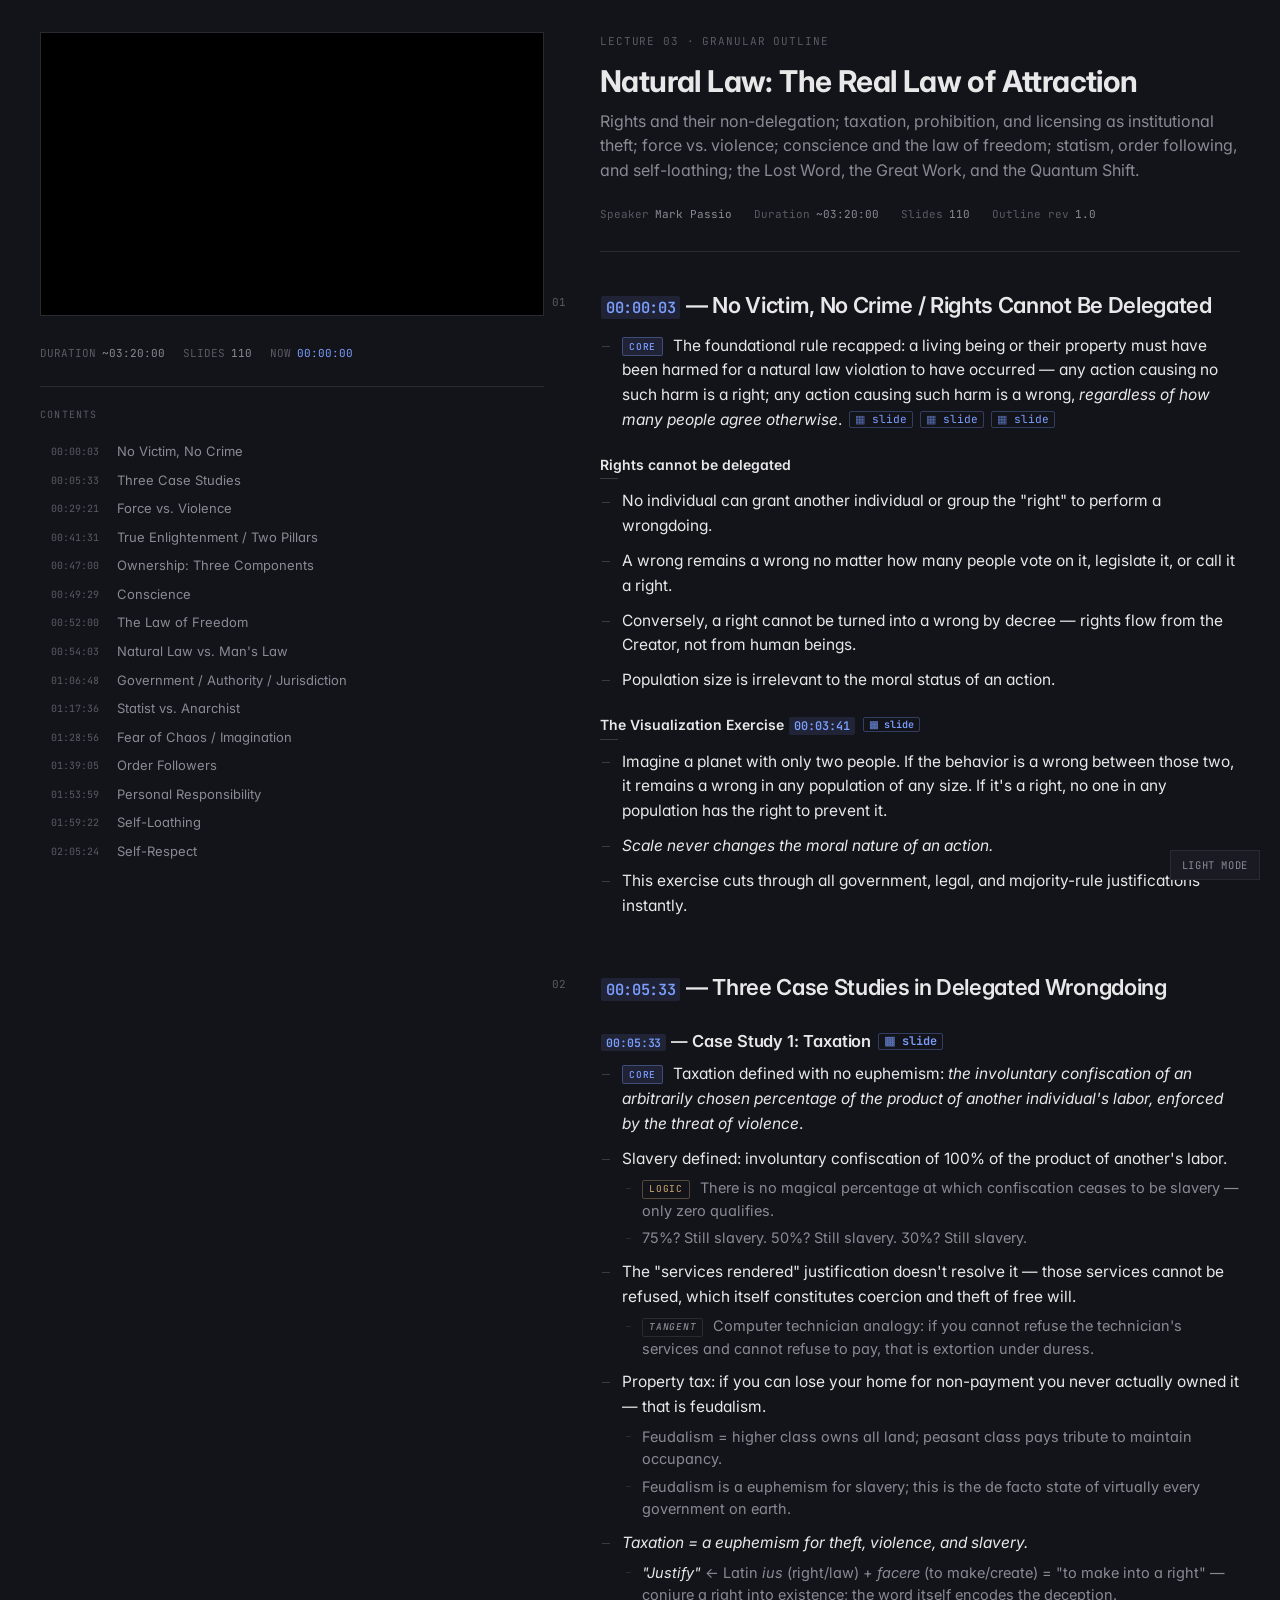
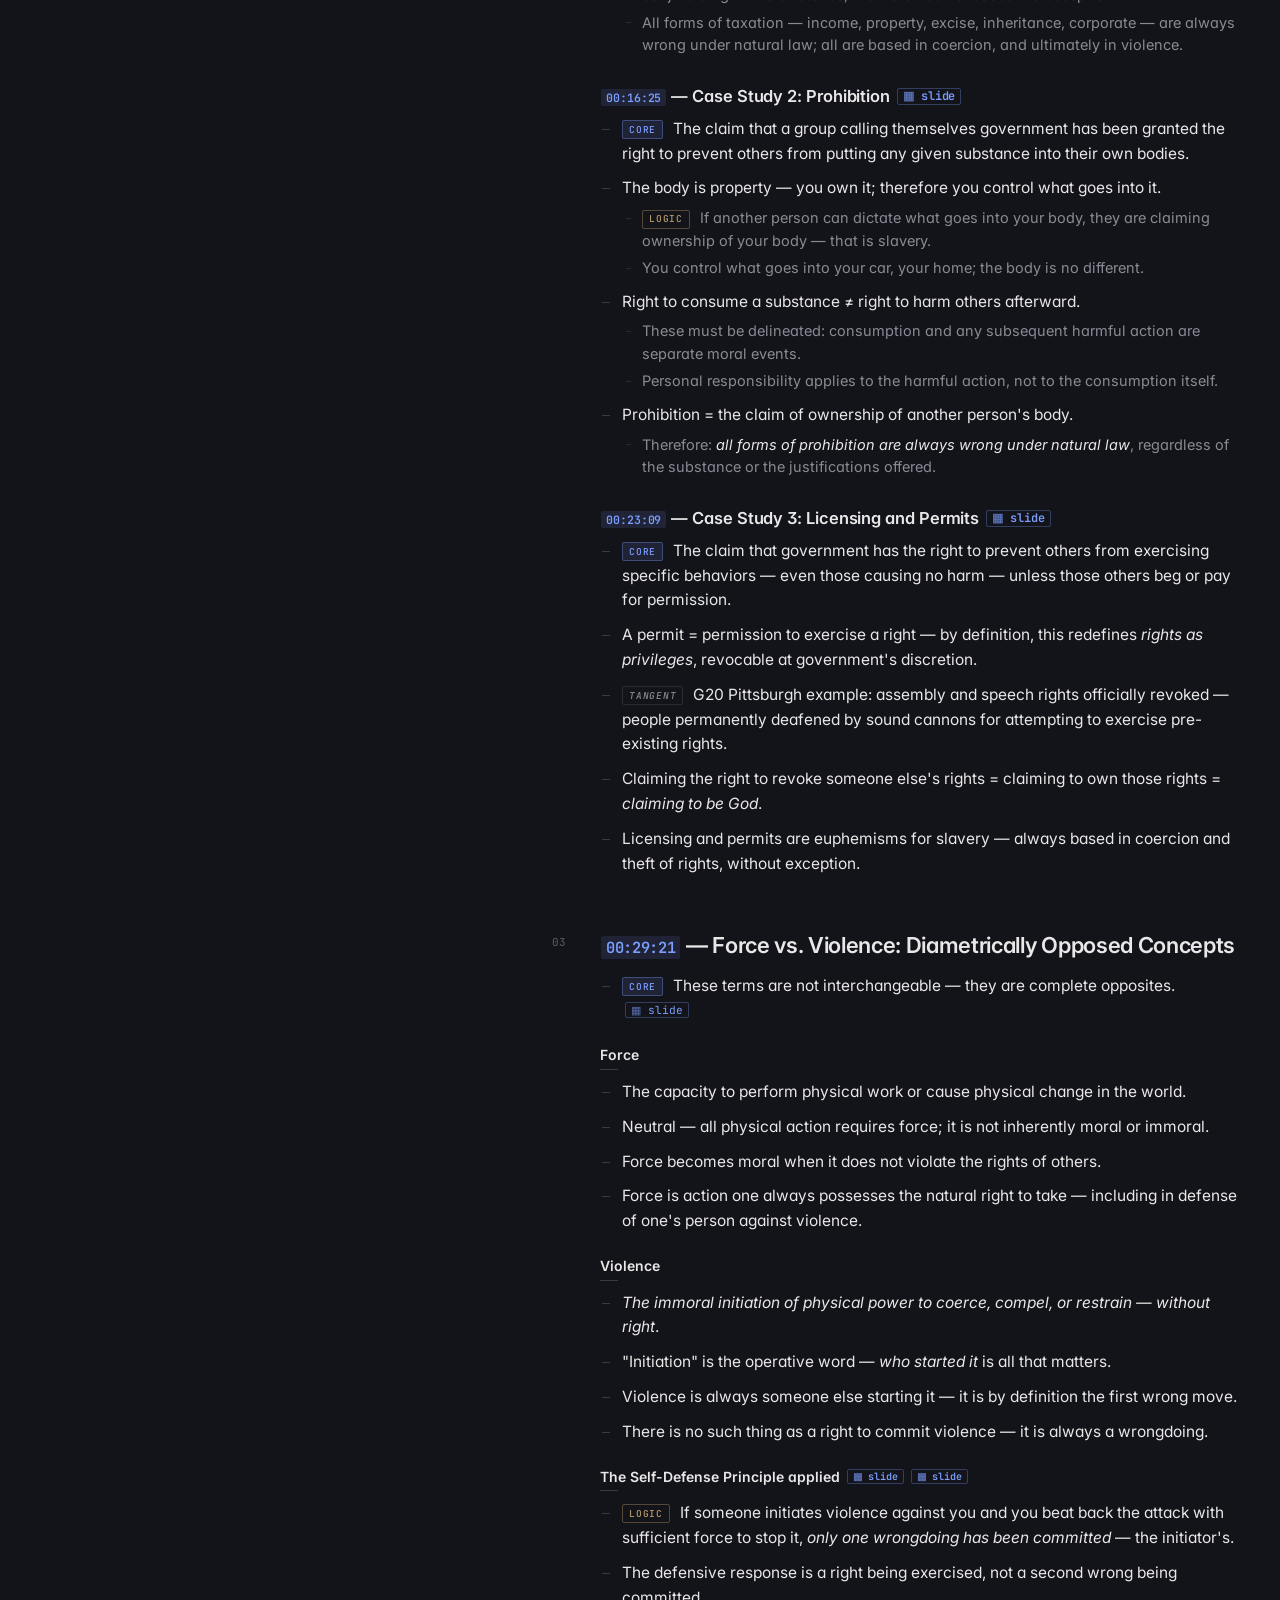
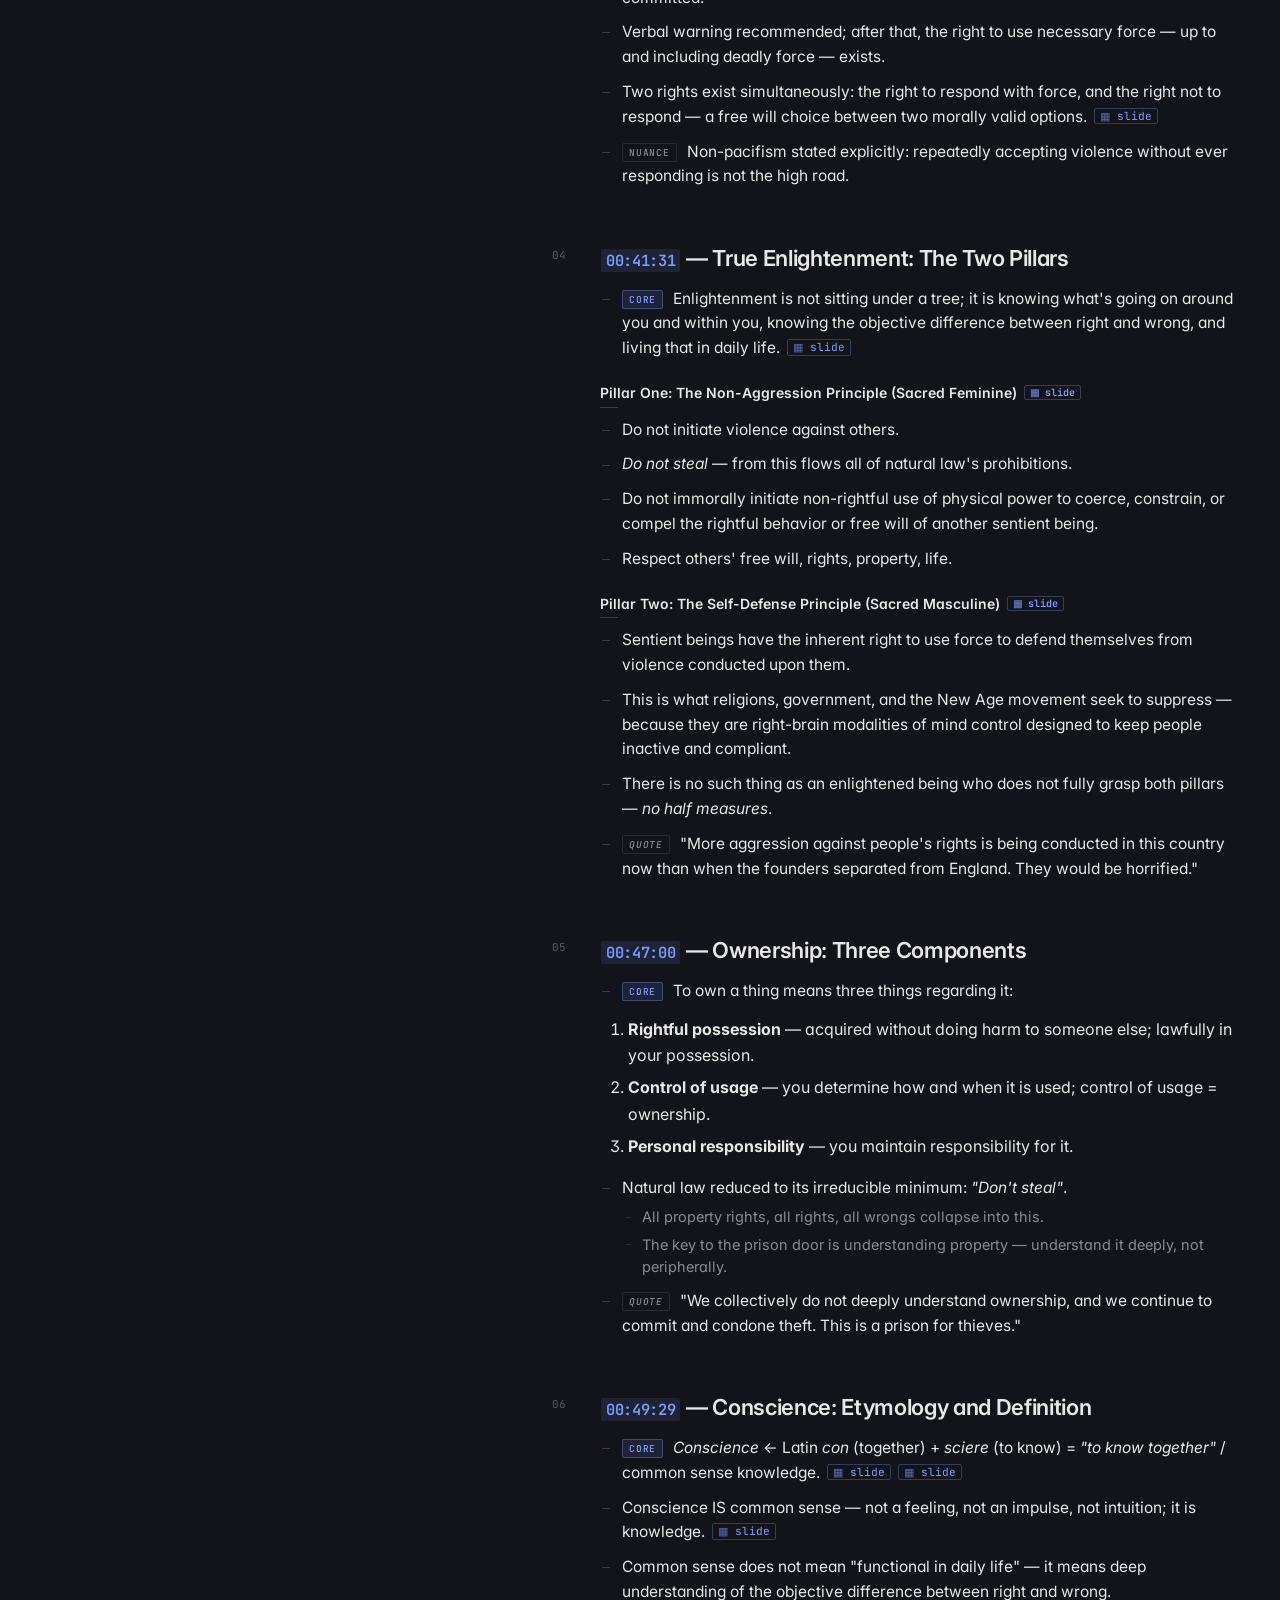
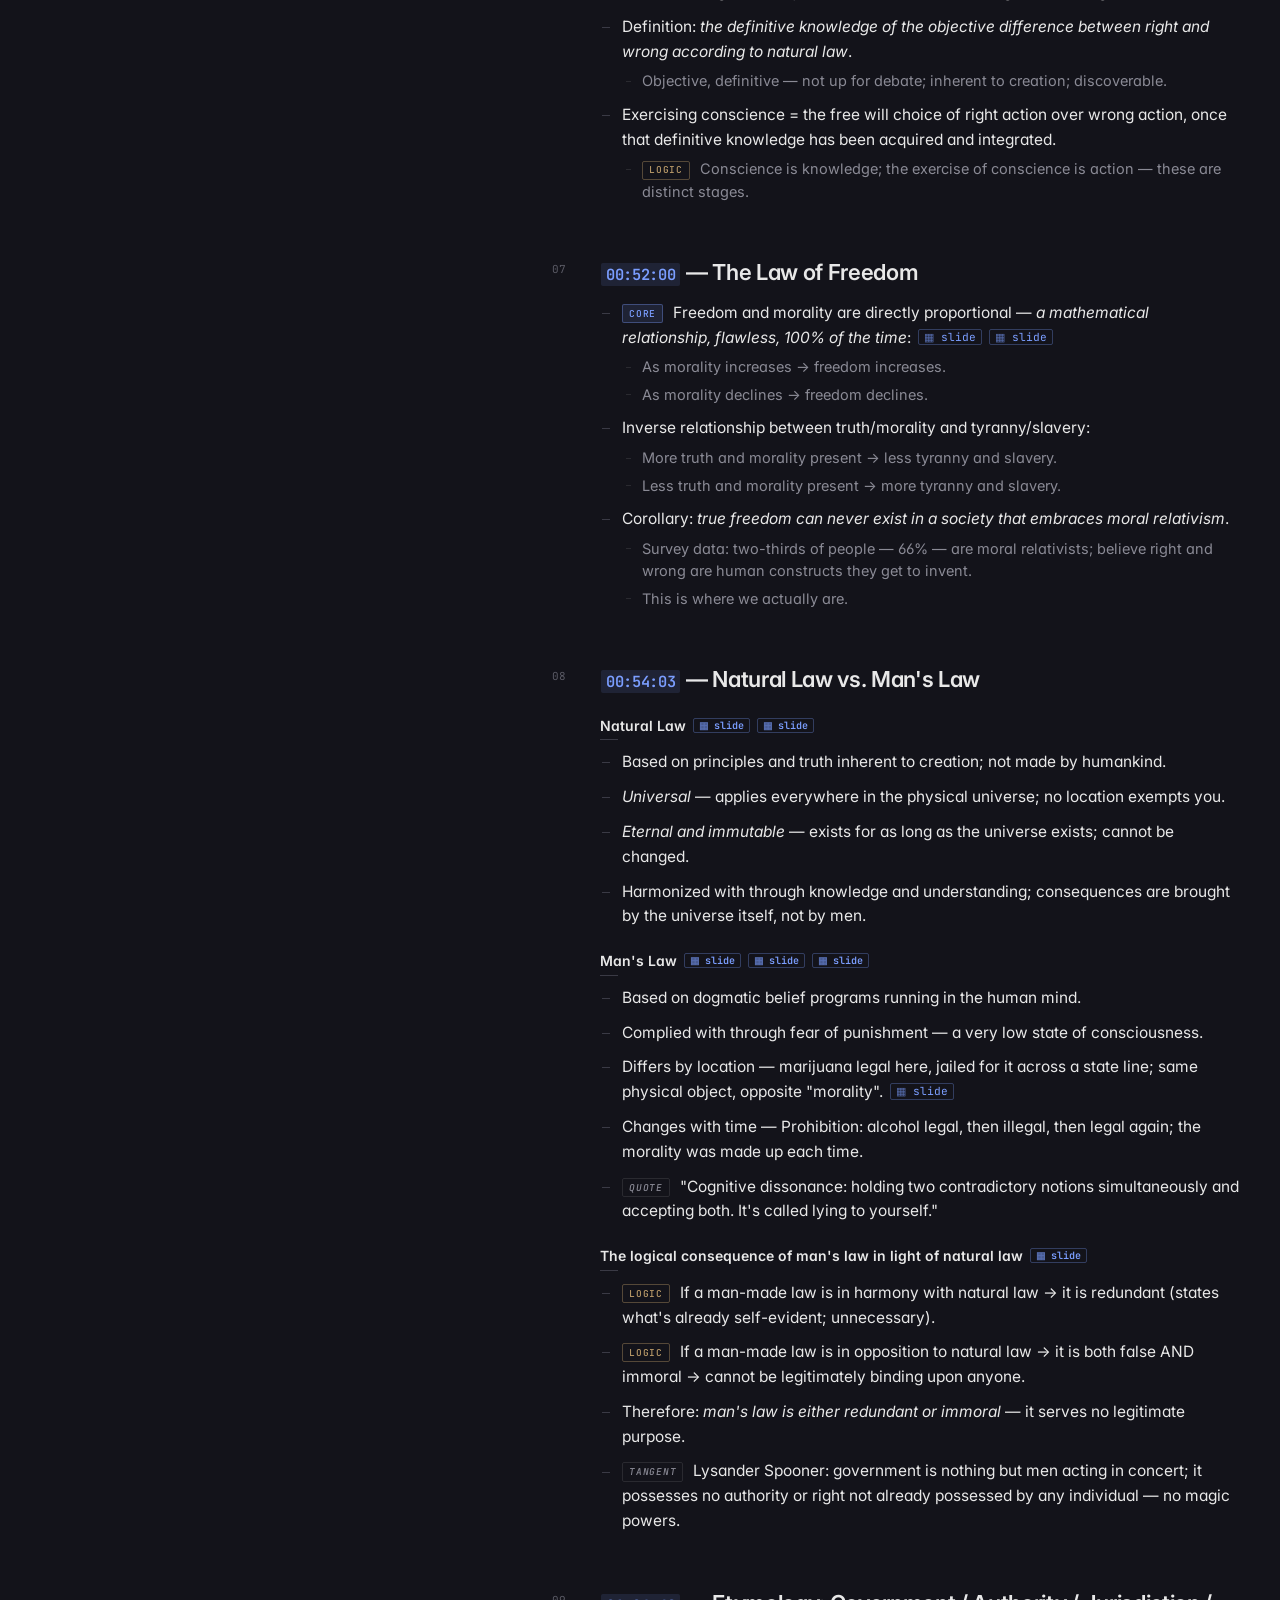
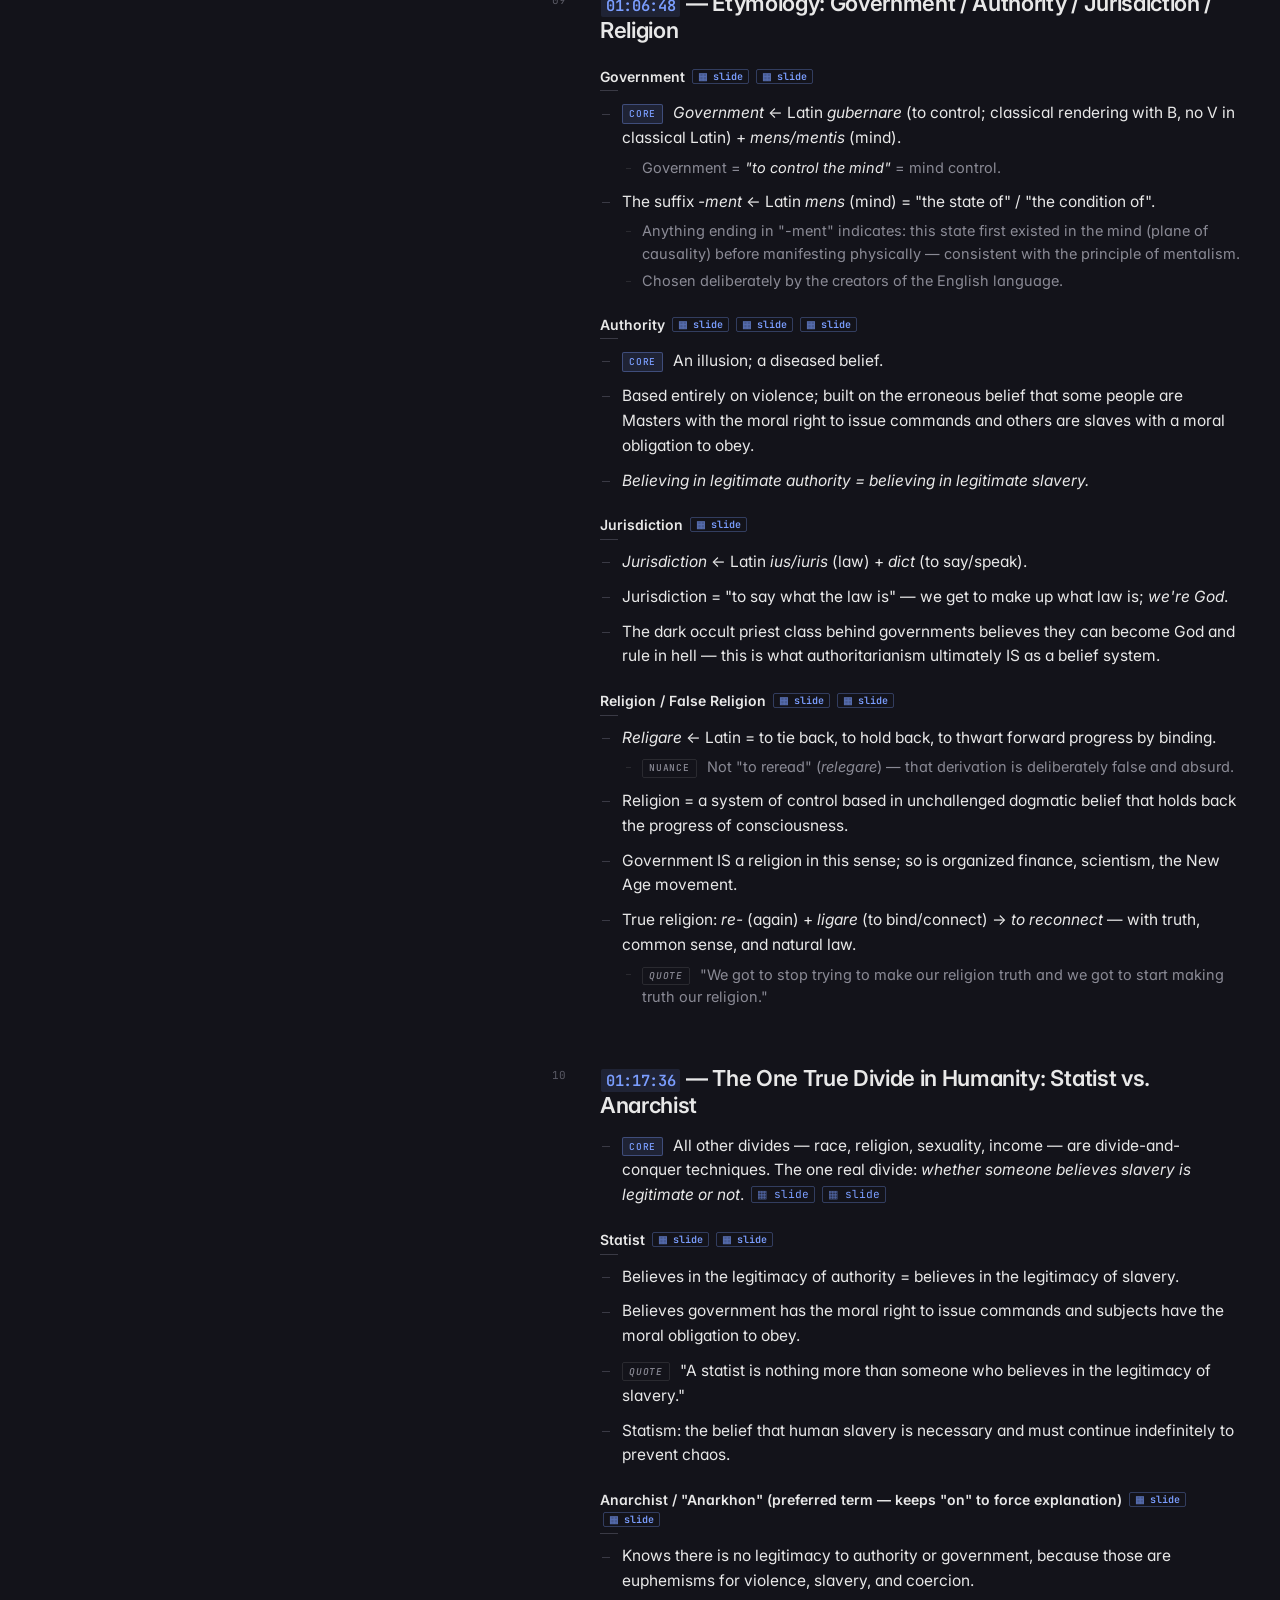
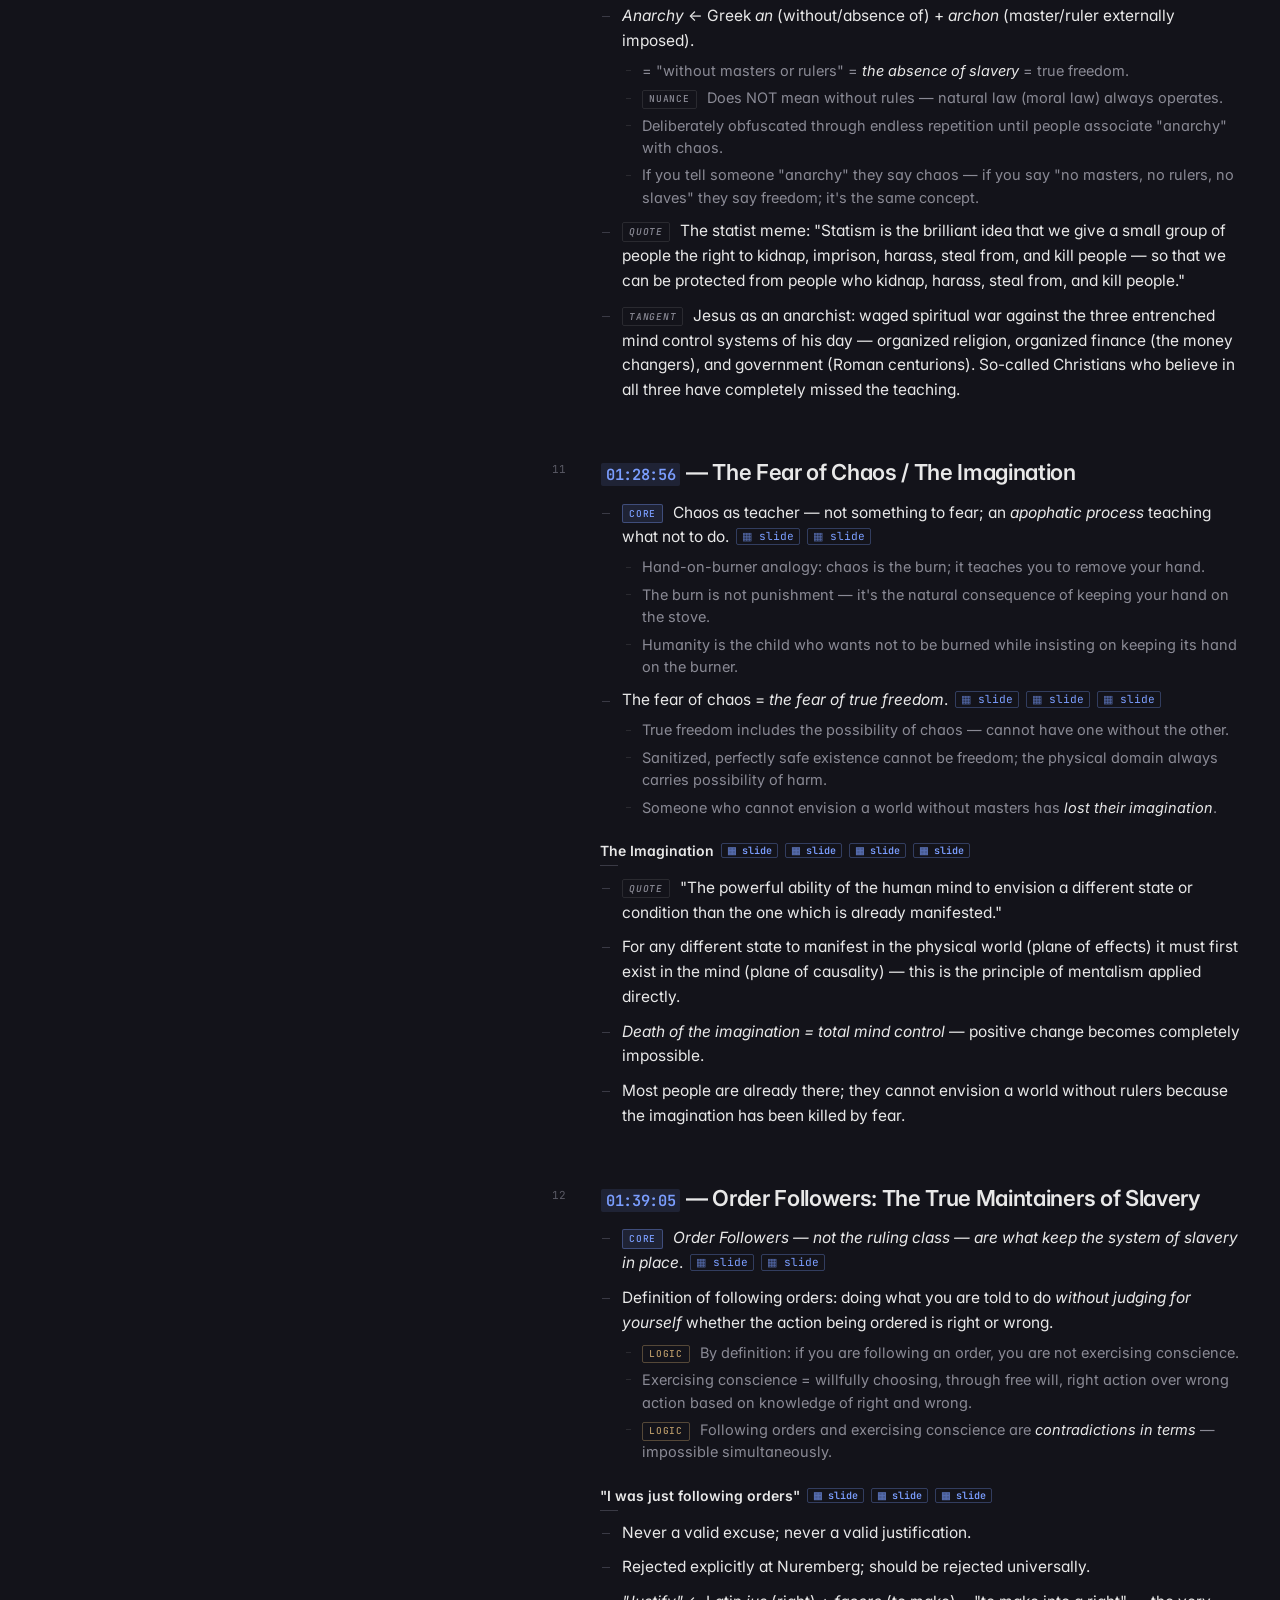
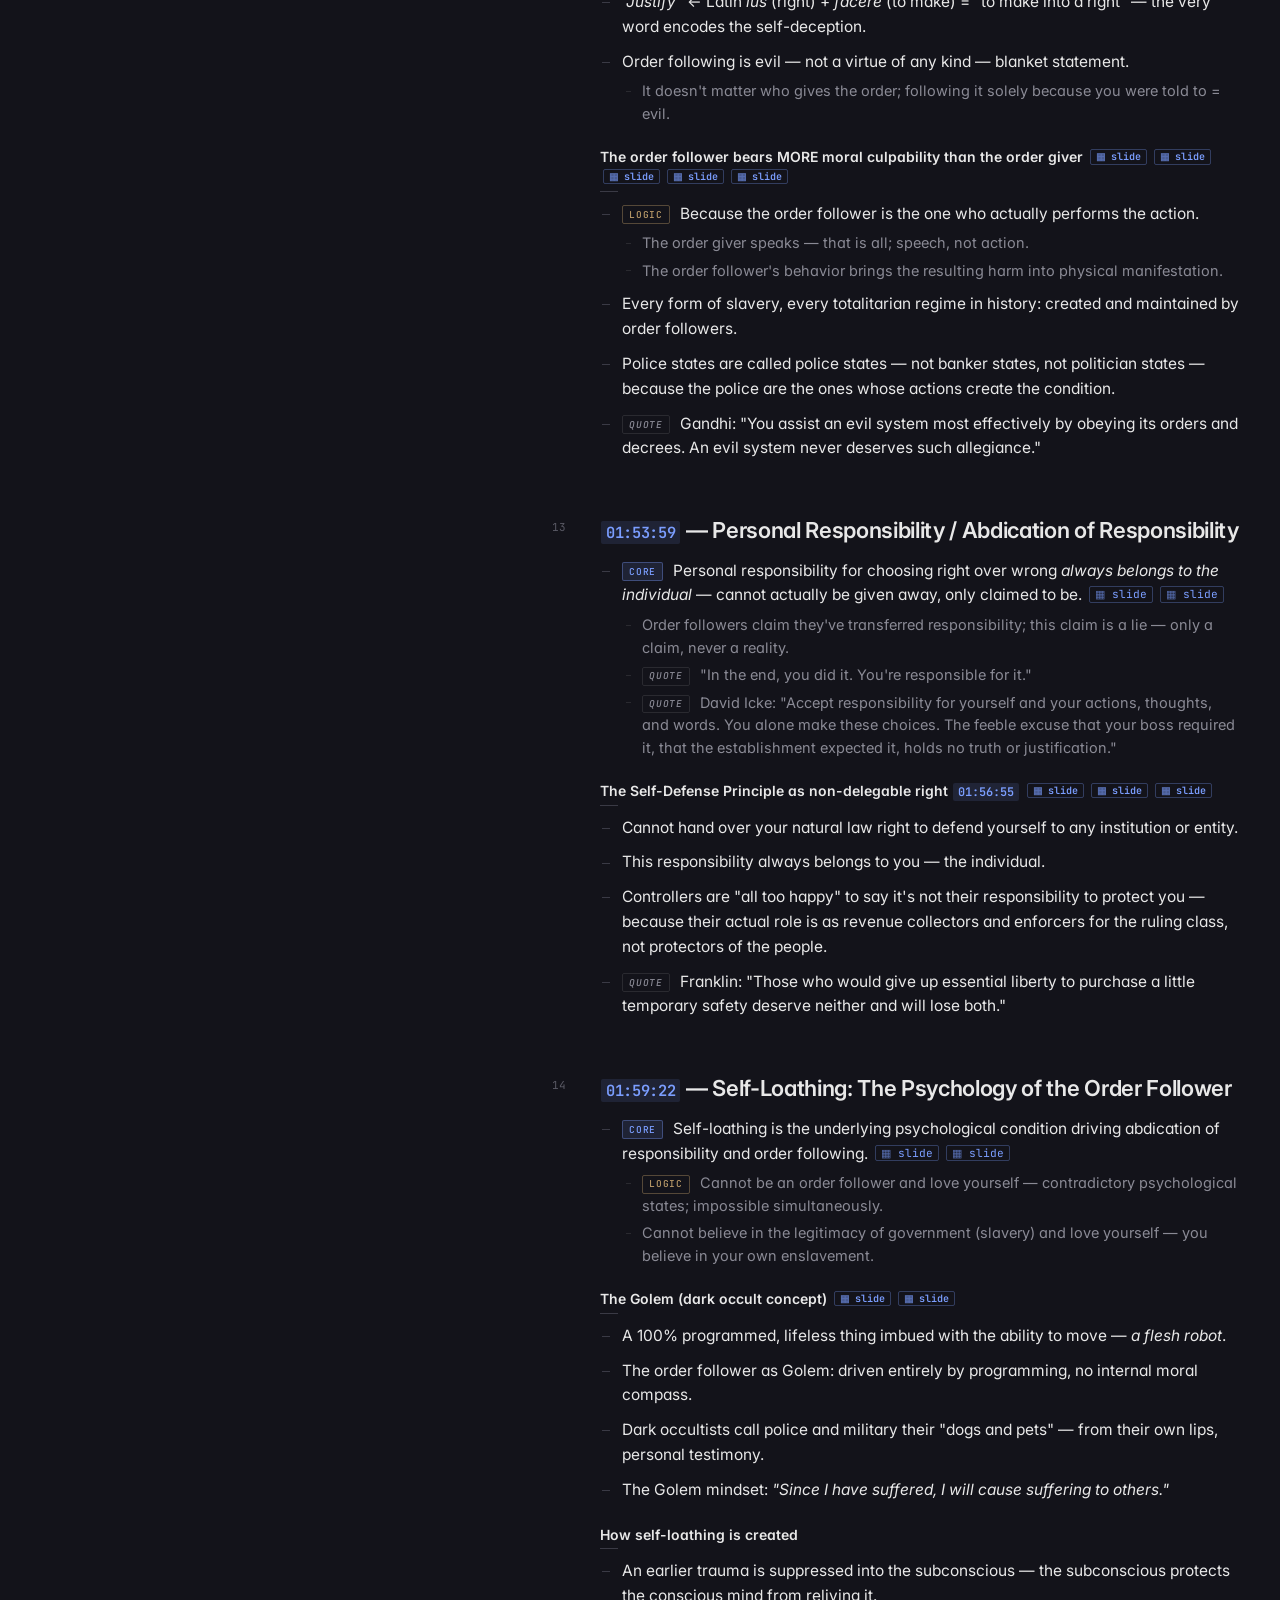
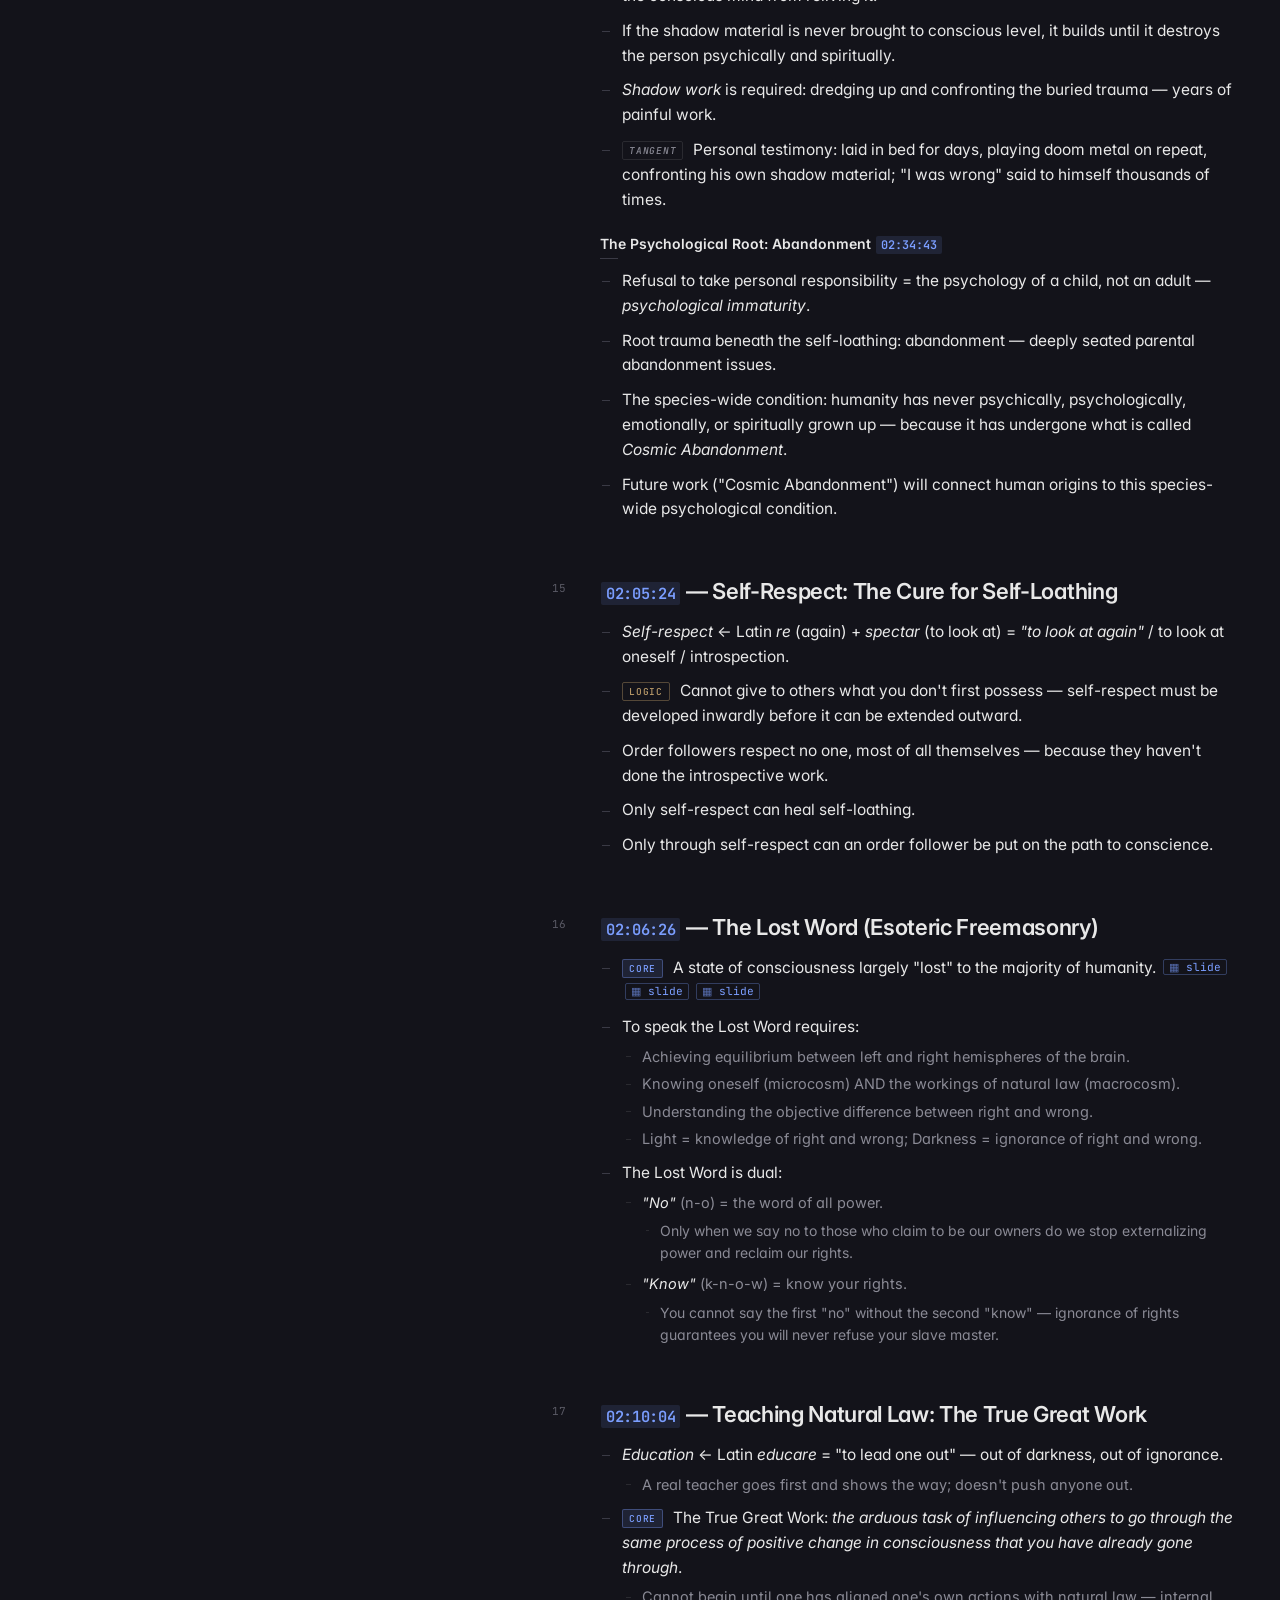
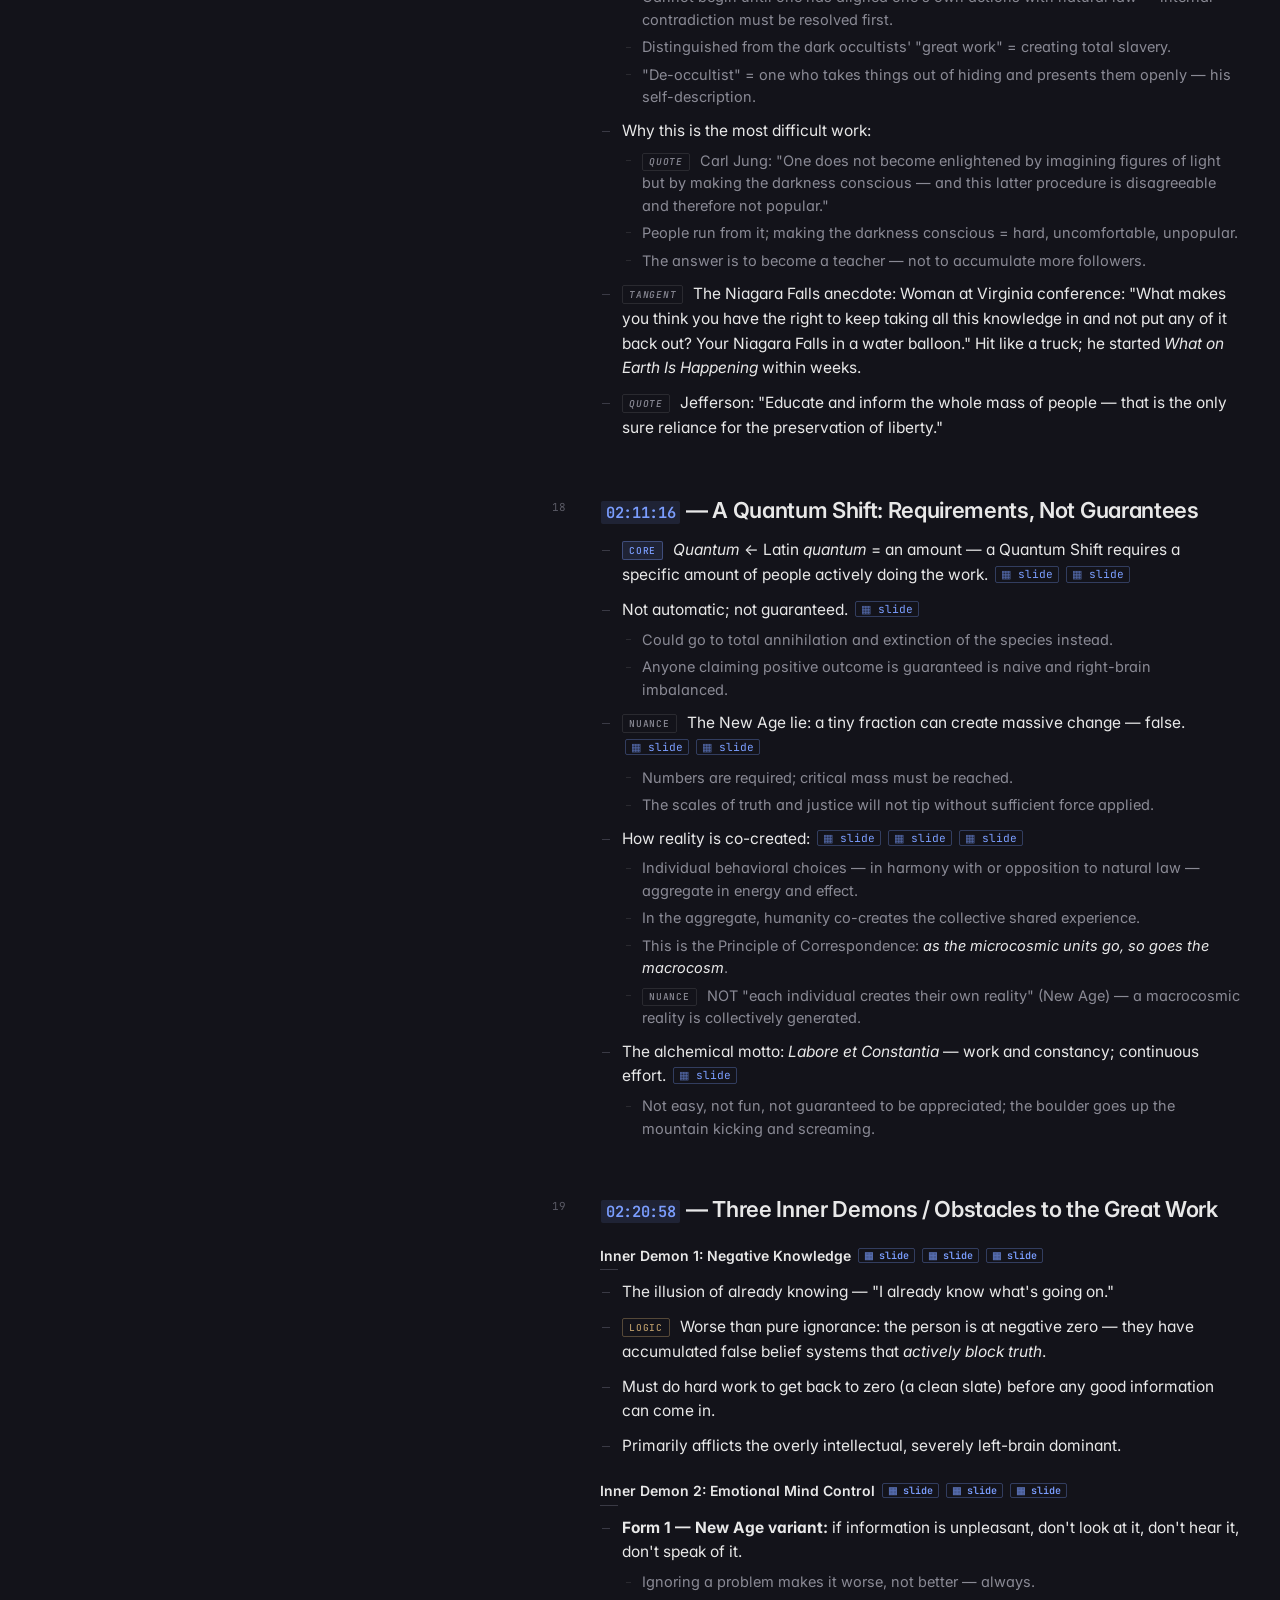
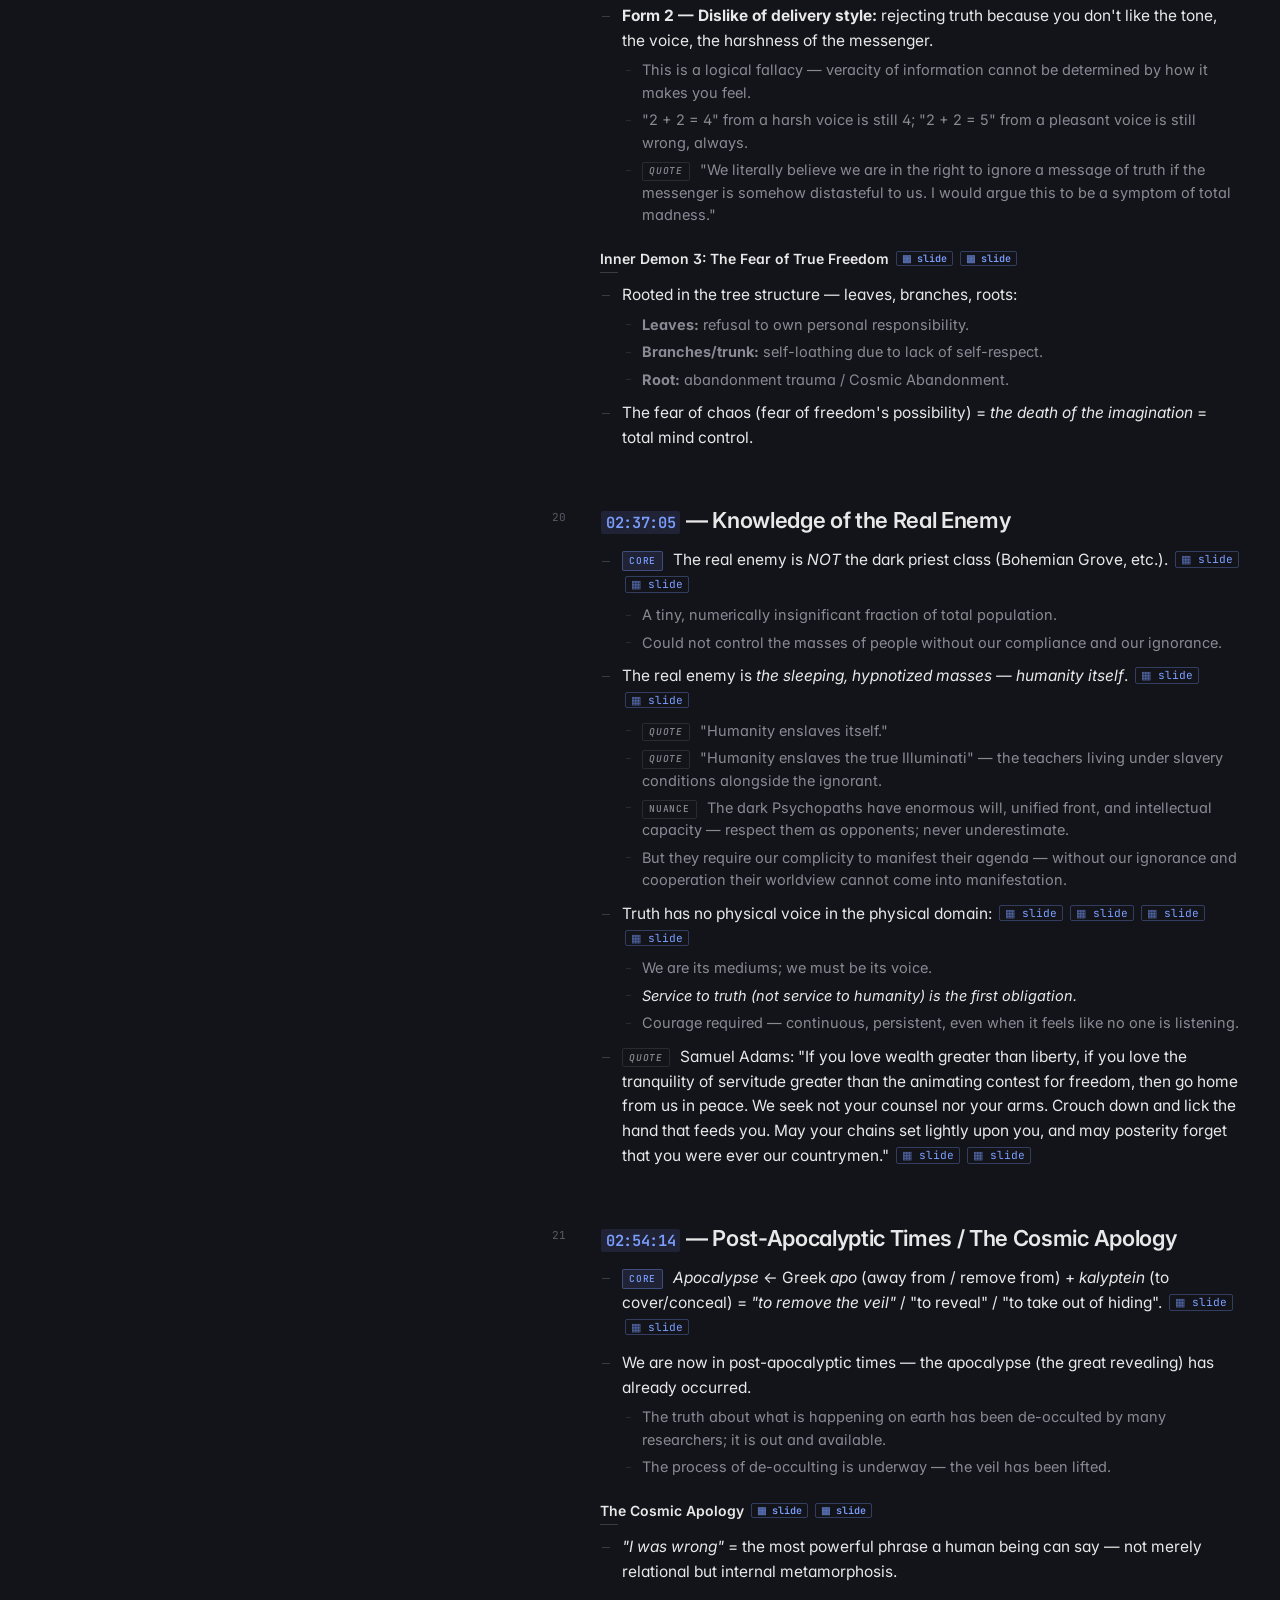
<file: natural-law/lecture-03.html>
<!DOCTYPE html>
<html lang="en" data-theme="dark">
<head>
  <meta charset="UTF-8">
  <meta name="viewport" content="width=device-width, initial-scale=1.0">
  <title>Lecture 03 — Natural Law: The Real Law of Attraction</title>
  <link rel="stylesheet" href="../assets/css/main.css">
</head>
<body data-lecture="lecture-03" data-asset-base="../">

<div class="study-layout">

  <aside class="left-col">
    <div class="player-wrap">
      <iframe
        id="yt-player"
        src="https://www.youtube.com/embed/204aGDVa3Vw?enablejsapi=1&rel=0"
        title="Lecture 03"
        frameborder="0"
        allow="accelerometer; autoplay; clipboard-write; encrypted-media; gyroscope; picture-in-picture"
        allowfullscreen></iframe>
    </div>
    <div class="player-meta">
      <span><span class="label">DURATION</span><span>~03:20:00</span></span>
      <span><span class="label">SLIDES</span><span>110</span></span>
      <span><span class="label">NOW</span><span class="now-playing">00:00:00</span></span>
    </div>

    <div class="toc-panel">
      <div class="toc-label">Contents</div>
      <nav class="toc">
        <ul>
          <li><a href="#sec-01"><span class="toc-ts">00:00:03</span>No Victim, No Crime</a></li>
          <li><a href="#sec-02"><span class="toc-ts">00:05:33</span>Three Case Studies</a></li>
          <li><a href="#sec-03"><span class="toc-ts">00:29:21</span>Force vs. Violence</a></li>
          <li><a href="#sec-04"><span class="toc-ts">00:41:31</span>True Enlightenment / Two Pillars</a></li>
          <li><a href="#sec-05"><span class="toc-ts">00:47:00</span>Ownership: Three Components</a></li>
          <li><a href="#sec-06"><span class="toc-ts">00:49:29</span>Conscience</a></li>
          <li><a href="#sec-07"><span class="toc-ts">00:52:00</span>The Law of Freedom</a></li>
          <li><a href="#sec-08"><span class="toc-ts">00:54:03</span>Natural Law vs. Man's Law</a></li>
          <li><a href="#sec-09"><span class="toc-ts">01:06:48</span>Government / Authority / Jurisdiction</a></li>
          <li><a href="#sec-10"><span class="toc-ts">01:17:36</span>Statist vs. Anarchist</a></li>
          <li><a href="#sec-11"><span class="toc-ts">01:28:56</span>Fear of Chaos / Imagination</a></li>
          <li><a href="#sec-12"><span class="toc-ts">01:39:05</span>Order Followers</a></li>
          <li><a href="#sec-13"><span class="toc-ts">01:53:59</span>Personal Responsibility</a></li>
          <li><a href="#sec-14"><span class="toc-ts">01:59:22</span>Self-Loathing</a></li>
          <li><a href="#sec-15"><span class="toc-ts">02:05:24</span>Self-Respect</a></li>
          <li><a href="#sec-16"><span class="toc-ts">02:06:26</span>The Lost Word</a></li>
          <li><a href="#sec-17"><span class="toc-ts">02:10:04</span>Teaching / The Great Work</a></li>
          <li><a href="#sec-18"><span class="toc-ts">02:11:16</span>A Quantum Shift</a></li>
          <li><a href="#sec-19"><span class="toc-ts">02:20:58</span>Three Inner Demons</a></li>
          <li><a href="#sec-20"><span class="toc-ts">02:37:05</span>The Real Enemy</a></li>
          <li><a href="#sec-21"><span class="toc-ts">02:54:14</span>Post-Apocalyptic / Cosmic Apology</a></li>
          <li><a href="#sec-22"><span class="toc-ts">03:02:18</span>Maat / Justice / Lex Rex</a></li>
          <li><a href="#sec-23"><span class="toc-ts">03:07:05</span>Closing / The Choice</a></li>
        </ul>
      </nav>
    </div>
  </aside>

  <main class="right-col">

    <header class="doc-header">
      <div class="doc-eyebrow">Lecture 03 · Granular Outline</div>
      <h1 class="doc-title">Natural Law: The Real Law of Attraction</h1>
      <p class="doc-subtitle">
        Rights and their non-delegation; taxation, prohibition, and licensing as
        institutional theft; force vs. violence; conscience and the law of freedom;
        statism, order following, and self-loathing; the Lost Word, the Great Work,
        and the Quantum Shift.
      </p>
      <div class="doc-meta">
        <div><span class="k">Speaker</span><span>Mark Passio</span></div>
        <div><span class="k">Duration</span><span>~03:20:00</span></div>
        <div><span class="k">Slides</span><span>110</span></div>
        <div><span class="k">Outline rev</span><span>1.0</span></div>
      </div>
    </header>

    <article class="outline">

      <h2 id="sec-01"><span class="section-num">01</span><a class="ts" data-ts="00:00:03">00:00:03</a> — No Victim, No Crime / Rights Cannot Be Delegated</h2>
      <ul>
        <li><span class="tag core">CORE</span>The foundational rule recapped: a living being or their property must have been harmed for a natural law violation to have occurred — any action causing no such harm is a right; any action causing such harm is a wrong, <span class="power">regardless of how many people agree otherwise</span>. <a class="slide-ref" data-ts="00:00:02">slide</a> <a class="slide-ref" data-ts="00:01:50">slide</a> <a class="slide-ref" data-ts="00:02:44">slide</a></li>
      </ul>

      <h4>Rights cannot be delegated</h4>
      <ul>
        <li>No individual can grant another individual or group the "right" to perform a wrongdoing.</li>
        <li>A wrong remains a wrong no matter how many people vote on it, legislate it, or call it a right.</li>
        <li>Conversely, a right cannot be turned into a wrong by decree — rights flow from the Creator, not from human beings.</li>
        <li>Population size is irrelevant to the moral status of an action.</li>
      </ul>

      <h4>The Visualization Exercise <a class="ts" data-ts="00:03:41">00:03:41</a> <a class="slide-ref" data-ts="00:03:50">slide</a></h4>
      <ul>
        <li>Imagine a planet with only two people. If the behavior is a wrong between those two, it remains a wrong in any population of any size. If it's a right, no one in any population has the right to prevent it.</li>
        <li><span class="power">Scale never changes the moral nature of an action.</span></li>
        <li>This exercise cuts through all government, legal, and majority-rule justifications instantly.</li>
      </ul>

      <h2 id="sec-02"><span class="section-num">02</span><a class="ts" data-ts="00:05:33">00:05:33</a> — Three Case Studies in Delegated Wrongdoing</h2>

      <h3 id="cs-taxation"><a class="ts" data-ts="00:05:33">00:05:33</a> — Case Study 1: Taxation <a class="slide-ref" data-ts="00:05:32">slide</a></h3>
      <ul>
        <li><span class="tag core">CORE</span>Taxation defined with no euphemism: <span class="power">the involuntary confiscation of an arbitrarily chosen percentage of the product of another individual's labor, enforced by the threat of violence</span>.</li>
        <li>Slavery defined: involuntary confiscation of 100% of the product of another's labor.
          <ul>
            <li><span class="tag logic">LOGIC</span>There is no magical percentage at which confiscation ceases to be slavery — only zero qualifies.</li>
            <li>75%? Still slavery. 50%? Still slavery. 30%? Still slavery.</li>
          </ul>
        </li>
        <li>The "services rendered" justification doesn't resolve it — those services cannot be refused, which itself constitutes coercion and theft of free will.
          <ul>
            <li><span class="tag tangent">TANGENT</span>Computer technician analogy: if you cannot refuse the technician's services and cannot refuse to pay, that is extortion under duress.</li>
          </ul>
        </li>
        <li>Property tax: if you can lose your home for non-payment you never actually owned it — that is feudalism.
          <ul>
            <li>Feudalism = higher class owns all land; peasant class pays tribute to maintain occupancy.</li>
            <li>Feudalism is a euphemism for slavery; this is the de facto state of virtually every government on earth.</li>
          </ul>
        </li>
        <li><span class="power">Taxation = a euphemism for theft, violence, and slavery.</span>
          <ul>
            <li><span class="power">"Justify"</span> ← Latin <em>ius</em> (right/law) + <em>facere</em> (to make/create) = "to make into a right" — conjure a right into existence; the word itself encodes the deception.</li>
            <li>All forms of taxation — income, property, excise, inheritance, corporate — are always wrong under natural law; all are based in coercion, and ultimately in violence.</li>
          </ul>
        </li>
      </ul>

      <h3 id="cs-prohibition"><a class="ts" data-ts="00:16:25">00:16:25</a> — Case Study 2: Prohibition <a class="slide-ref" data-ts="00:18:52">slide</a></h3>
      <ul>
        <li><span class="tag core">CORE</span>The claim that a group calling themselves government has been granted the right to prevent others from putting any given substance into their own bodies.</li>
        <li>The body is property — you own it; therefore you control what goes into it.
          <ul>
            <li><span class="tag logic">LOGIC</span>If another person can dictate what goes into your body, they are claiming ownership of your body — that is slavery.</li>
            <li>You control what goes into your car, your home; the body is no different.</li>
          </ul>
        </li>
        <li>Right to consume a substance ≠ right to harm others afterward.
          <ul>
            <li>These must be delineated: consumption and any subsequent harmful action are separate moral events.</li>
            <li>Personal responsibility applies to the harmful action, not to the consumption itself.</li>
          </ul>
        </li>
        <li>Prohibition = the claim of ownership of another person's body.
          <ul>
            <li>Therefore: <span class="power">all forms of prohibition are always wrong under natural law</span>, regardless of the substance or the justifications offered.</li>
          </ul>
        </li>
      </ul>

      <h3 id="cs-licensing"><a class="ts" data-ts="00:23:09">00:23:09</a> — Case Study 3: Licensing and Permits <a class="slide-ref" data-ts="00:24:00">slide</a></h3>
      <ul>
        <li><span class="tag core">CORE</span>The claim that government has the right to prevent others from exercising specific behaviors — even those causing no harm — unless those others beg or pay for permission.</li>
        <li>A permit = permission to exercise a right — by definition, this redefines <span class="power">rights as privileges</span>, revocable at government's discretion.</li>
        <li><span class="tag tangent">TANGENT</span>G20 Pittsburgh example: assembly and speech rights officially revoked — people permanently deafened by sound cannons for attempting to exercise pre-existing rights.</li>
        <li>Claiming the right to revoke someone else's rights = claiming to own those rights = <span class="power">claiming to be God</span>.</li>
        <li>Licensing and permits are euphemisms for slavery — always based in coercion and theft of rights, without exception.</li>
      </ul>

      <h2 id="sec-03"><span class="section-num">03</span><a class="ts" data-ts="00:29:21">00:29:21</a> — Force vs. Violence: Diametrically Opposed Concepts</h2>
      <ul>
        <li><span class="tag core">CORE</span>These terms are not interchangeable — they are complete opposites. <a class="slide-ref" data-ts="00:29:52">slide</a></li>
      </ul>

      <h4>Force</h4>
      <ul>
        <li>The capacity to perform physical work or cause physical change in the world.</li>
        <li>Neutral — all physical action requires force; it is not inherently moral or immoral.</li>
        <li>Force becomes moral when it does not violate the rights of others.</li>
        <li>Force is action one always possesses the natural right to take — including in defense of one's person against violence.</li>
      </ul>

      <h4>Violence</h4>
      <ul>
        <li><span class="power">The immoral initiation of physical power to coerce, compel, or restrain — without right</span>.</li>
        <li>"Initiation" is the operative word — <span class="power">who started it</span> is all that matters.</li>
        <li>Violence is always someone else starting it — it is by definition the first wrong move.</li>
        <li>There is no such thing as a right to commit violence — it is always a wrongdoing.</li>
      </ul>

      <h4>The Self-Defense Principle applied <a class="slide-ref" data-ts="00:36:54">slide</a> <a class="slide-ref" data-ts="00:38:40">slide</a></h4>
      <ul>
        <li><span class="tag logic">LOGIC</span>If someone initiates violence against you and you beat back the attack with sufficient force to stop it, <span class="power">only one wrongdoing has been committed</span> — the initiator's.</li>
        <li>The defensive response is a right being exercised, not a second wrong being committed.</li>
        <li>Verbal warning recommended; after that, the right to use necessary force — up to and including deadly force — exists.</li>
        <li>Two rights exist simultaneously: the right to respond with force, and the right not to respond — a free will choice between two morally valid options. <a class="slide-ref" data-ts="00:40:30">slide</a></li>
        <li><span class="tag nuance">NUANCE</span>Non-pacifism stated explicitly: repeatedly accepting violence without ever responding is not the high road.</li>
      </ul>

      <h2 id="sec-04"><span class="section-num">04</span><a class="ts" data-ts="00:41:31">00:41:31</a> — True Enlightenment: The Two Pillars</h2>
      <ul>
        <li><span class="tag core">CORE</span>Enlightenment is not sitting under a tree; it is knowing what's going on around you and within you, knowing the objective difference between right and wrong, and living that in daily life. <a class="slide-ref" data-ts="00:43:24">slide</a></li>
      </ul>

      <h4>Pillar One: The Non-Aggression Principle (Sacred Feminine) <a class="slide-ref" data-ts="00:44:26">slide</a></h4>
      <ul>
        <li>Do not initiate violence against others.</li>
        <li><span class="power">Do not steal</span> — from this flows all of natural law's prohibitions.</li>
        <li>Do not immorally initiate non-rightful use of physical power to coerce, constrain, or compel the rightful behavior or free will of another sentient being.</li>
        <li>Respect others' free will, rights, property, life.</li>
      </ul>

      <h4>Pillar Two: The Self-Defense Principle (Sacred Masculine) <a class="slide-ref" data-ts="00:46:56">slide</a></h4>
      <ul>
        <li>Sentient beings have the inherent right to use force to defend themselves from violence conducted upon them.</li>
        <li>This is what religions, government, and the New Age movement seek to suppress — because they are right-brain modalities of mind control designed to keep people inactive and compliant.</li>
        <li>There is no such thing as an enlightened being who does not fully grasp both pillars — <span class="power">no half measures</span>.</li>
        <li><span class="tag quote">QUOTE</span>"More aggression against people's rights is being conducted in this country now than when the founders separated from England. They would be horrified."</li>
      </ul>

      <h2 id="sec-05"><span class="section-num">05</span><a class="ts" data-ts="00:47:00">00:47:00</a> — Ownership: Three Components</h2>
      <ul>
        <li><span class="tag core">CORE</span>To own a thing means three things regarding it:</li>
      </ul>
      <ol style="padding-left: 28px; margin: 8px 0 16px; color: var(--text);">
        <li style="margin: 6px 0;"><strong>Rightful possession</strong> — acquired without doing harm to someone else; lawfully in your possession.</li>
        <li style="margin: 6px 0;"><strong>Control of usage</strong> — you determine how and when it is used; control of usage = ownership.</li>
        <li style="margin: 6px 0;"><strong>Personal responsibility</strong> — you maintain responsibility for it.</li>
      </ol>
      <ul>
        <li>Natural law reduced to its irreducible minimum: <span class="power">"Don't steal"</span>.
          <ul>
            <li>All property rights, all rights, all wrongs collapse into this.</li>
            <li>The key to the prison door is understanding property — understand it deeply, not peripherally.</li>
          </ul>
        </li>
        <li><span class="tag quote">QUOTE</span>"We collectively do not deeply understand ownership, and we continue to commit and condone theft. This is a prison for thieves."</li>
      </ul>

      <h2 id="sec-06"><span class="section-num">06</span><a class="ts" data-ts="00:49:29">00:49:29</a> — Conscience: Etymology and Definition</h2>
      <ul>
        <li><span class="tag core">CORE</span><span class="power">Conscience</span> ← Latin <em>con</em> (together) + <em>sciere</em> (to know) = <span class="power">"to know together"</span> / common sense knowledge. <a class="slide-ref" data-ts="00:49:58">slide</a> <a class="slide-ref" data-ts="00:50:50">slide</a></li>
        <li>Conscience IS common sense — not a feeling, not an impulse, not intuition; it is knowledge. <a class="slide-ref" data-ts="00:51:36">slide</a></li>
        <li>Common sense does not mean "functional in daily life" — it means deep understanding of the objective difference between right and wrong.</li>
        <li>Definition: <span class="power">the definitive knowledge of the objective difference between right and wrong according to natural law</span>.
          <ul>
            <li>Objective, definitive — not up for debate; inherent to creation; discoverable.</li>
          </ul>
        </li>
        <li>Exercising conscience = the free will choice of right action over wrong action, once that definitive knowledge has been acquired and integrated.
          <ul>
            <li><span class="tag logic">LOGIC</span>Conscience is knowledge; the exercise of conscience is action — these are distinct stages.</li>
          </ul>
        </li>
      </ul>

      <h2 id="sec-07"><span class="section-num">07</span><a class="ts" data-ts="00:52:00">00:52:00</a> — The Law of Freedom</h2>
      <ul>
        <li><span class="tag core">CORE</span>Freedom and morality are directly proportional — <span class="power">a mathematical relationship, flawless, 100% of the time</span>: <a class="slide-ref" data-ts="00:52:18">slide</a> <a class="slide-ref" data-ts="00:53:38">slide</a>
          <ul>
            <li>As morality increases → freedom increases.</li>
            <li>As morality declines → freedom declines.</li>
          </ul>
        </li>
        <li>Inverse relationship between truth/morality and tyranny/slavery:
          <ul>
            <li>More truth and morality present → less tyranny and slavery.</li>
            <li>Less truth and morality present → more tyranny and slavery.</li>
          </ul>
        </li>
        <li>Corollary: <span class="power">true freedom can never exist in a society that embraces moral relativism</span>.
          <ul>
            <li>Survey data: two-thirds of people — 66% — are moral relativists; believe right and wrong are human constructs they get to invent.</li>
            <li>This is where we actually are.</li>
          </ul>
        </li>
      </ul>

      <h2 id="sec-08"><span class="section-num">08</span><a class="ts" data-ts="00:54:03">00:54:03</a> — Natural Law vs. Man's Law</h2>

      <h4>Natural Law <a class="slide-ref" data-ts="00:54:46">slide</a> <a class="slide-ref" data-ts="00:59:06">slide</a></h4>
      <ul>
        <li>Based on principles and truth inherent to creation; not made by humankind.</li>
        <li><span class="power">Universal</span> — applies everywhere in the physical universe; no location exempts you.</li>
        <li><span class="power">Eternal and immutable</span> — exists for as long as the universe exists; cannot be changed.</li>
        <li>Harmonized with through knowledge and understanding; consequences are brought by the universe itself, not by men.</li>
      </ul>

      <h4>Man's Law <a class="slide-ref" data-ts="01:00:34">slide</a> <a class="slide-ref" data-ts="01:03:42">slide</a> <a class="slide-ref" data-ts="01:04:00">slide</a></h4>
      <ul>
        <li>Based on dogmatic belief programs running in the human mind.</li>
        <li>Complied with through fear of punishment — a very low state of consciousness.</li>
        <li>Differs by location — marijuana legal here, jailed for it across a state line; same physical object, opposite "morality". <a class="slide-ref" data-ts="01:04:56">slide</a></li>
        <li>Changes with time — Prohibition: alcohol legal, then illegal, then legal again; the morality was made up each time.</li>
        <li><span class="tag quote">QUOTE</span>"Cognitive dissonance: holding two contradictory notions simultaneously and accepting both. It's called lying to yourself."</li>
      </ul>

      <h4>The logical consequence of man's law in light of natural law <a class="slide-ref" data-ts="01:06:32">slide</a></h4>
      <ul>
        <li><span class="tag logic">LOGIC</span>If a man-made law is in harmony with natural law → it is redundant (states what's already self-evident; unnecessary).</li>
        <li><span class="tag logic">LOGIC</span>If a man-made law is in opposition to natural law → it is both false AND immoral → cannot be legitimately binding upon anyone.</li>
        <li>Therefore: <span class="power">man's law is either redundant or immoral</span> — it serves no legitimate purpose.</li>
        <li><span class="tag tangent">TANGENT</span>Lysander Spooner: government is nothing but men acting in concert; it possesses no authority or right not already possessed by any individual — no magic powers.</li>
      </ul>

      <h2 id="sec-09"><span class="section-num">09</span><a class="ts" data-ts="01:06:48">01:06:48</a> — Etymology: Government / Authority / Jurisdiction / Religion</h2>

      <h4>Government <a class="slide-ref" data-ts="01:07:26">slide</a> <a class="slide-ref" data-ts="01:07:42">slide</a></h4>
      <ul>
        <li><span class="tag core">CORE</span><span class="power">Government</span> ← Latin <em>gubernare</em> (to control; classical rendering with B, no V in classical Latin) + <em>mens/mentis</em> (mind).
          <ul>
            <li>Government = <span class="power">"to control the mind"</span> = mind control.</li>
          </ul>
        </li>
        <li>The suffix <em>-ment</em> ← Latin <em>mens</em> (mind) = "the state of" / "the condition of".
          <ul>
            <li>Anything ending in "-ment" indicates: this state first existed in the mind (plane of causality) before manifesting physically — consistent with the principle of mentalism.</li>
            <li>Chosen deliberately by the creators of the English language.</li>
          </ul>
        </li>
      </ul>

      <h4>Authority <a class="slide-ref" data-ts="01:10:48">slide</a> <a class="slide-ref" data-ts="01:11:50">slide</a> <a class="slide-ref" data-ts="01:12:12">slide</a></h4>
      <ul>
        <li><span class="tag core">CORE</span>An illusion; a diseased belief.</li>
        <li>Based entirely on violence; built on the erroneous belief that some people are Masters with the moral right to issue commands and others are slaves with a moral obligation to obey.</li>
        <li><span class="power">Believing in legitimate authority = believing in legitimate slavery.</span></li>
      </ul>

      <h4>Jurisdiction <a class="slide-ref" data-ts="01:12:38">slide</a></h4>
      <ul>
        <li><span class="power">Jurisdiction</span> ← Latin <em>ius/iuris</em> (law) + <em>dict</em> (to say/speak).</li>
        <li>Jurisdiction = "to say what the law is" — we get to make up what law is; <span class="power">we're God</span>.</li>
        <li>The dark occult priest class behind governments believes they can become God and rule in hell — this is what authoritarianism ultimately IS as a belief system.</li>
      </ul>

      <h4>Religion / False Religion <a class="slide-ref" data-ts="01:14:30">slide</a> <a class="slide-ref" data-ts="01:16:14">slide</a></h4>
      <ul>
        <li><span class="power">Religare</span> ← Latin = to tie back, to hold back, to thwart forward progress by binding.
          <ul>
            <li><span class="tag nuance">NUANCE</span>Not "to reread" (<em>relegare</em>) — that derivation is deliberately false and absurd.</li>
          </ul>
        </li>
        <li>Religion = a system of control based in unchallenged dogmatic belief that holds back the progress of consciousness.</li>
        <li>Government IS a religion in this sense; so is organized finance, scientism, the New Age movement.</li>
        <li>True religion: <em>re-</em> (again) + <em>ligare</em> (to bind/connect) → <span class="power">to reconnect</span> — with truth, common sense, and natural law.
          <ul>
            <li><span class="tag quote">QUOTE</span>"We got to stop trying to make our religion truth and we got to start making truth our religion."</li>
          </ul>
        </li>
      </ul>

      <h2 id="sec-10"><span class="section-num">10</span><a class="ts" data-ts="01:17:36">01:17:36</a> — The One True Divide in Humanity: Statist vs. Anarchist</h2>
      <ul>
        <li><span class="tag core">CORE</span>All other divides — race, religion, sexuality, income — are divide-and-conquer techniques. The one real divide: <span class="power">whether someone believes slavery is legitimate or not</span>. <a class="slide-ref" data-ts="01:17:48">slide</a> <a class="slide-ref" data-ts="01:18:46">slide</a></li>
      </ul>

      <h4>Statist <a class="slide-ref" data-ts="01:23:18">slide</a> <a class="slide-ref" data-ts="01:23:54">slide</a></h4>
      <ul>
        <li>Believes in the legitimacy of authority = believes in the legitimacy of slavery.</li>
        <li>Believes government has the moral right to issue commands and subjects have the moral obligation to obey.</li>
        <li><span class="tag quote">QUOTE</span>"A statist is nothing more than someone who believes in the legitimacy of slavery."</li>
        <li>Statism: the belief that human slavery is necessary and must continue indefinitely to prevent chaos.</li>
      </ul>

      <h4>Anarchist / "Anarkhon" (preferred term — keeps "on" to force explanation) <a class="slide-ref" data-ts="01:25:10">slide</a> <a class="slide-ref" data-ts="01:26:58">slide</a></h4>
      <ul>
        <li>Knows there is no legitimacy to authority or government, because those are euphemisms for violence, slavery, and coercion.</li>
        <li><span class="power">Anarchy</span> ← Greek <em>an</em> (without/absence of) + <em>archon</em> (master/ruler externally imposed).
          <ul>
            <li>= "without masters or rulers" = <span class="power">the absence of slavery</span> = true freedom.</li>
            <li><span class="tag nuance">NUANCE</span>Does NOT mean without rules — natural law (moral law) always operates.</li>
            <li>Deliberately obfuscated through endless repetition until people associate "anarchy" with chaos.</li>
            <li>If you tell someone "anarchy" they say chaos — if you say "no masters, no rulers, no slaves" they say freedom; it's the same concept.</li>
          </ul>
        </li>
        <li><span class="tag quote">QUOTE</span>The statist meme: "Statism is the brilliant idea that we give a small group of people the right to kidnap, imprison, harass, steal from, and kill people — so that we can be protected from people who kidnap, harass, steal from, and kill people."</li>
        <li><span class="tag tangent">TANGENT</span>Jesus as an anarchist: waged spiritual war against the three entrenched mind control systems of his day — organized religion, organized finance (the money changers), and government (Roman centurions). So-called Christians who believe in all three have completely missed the teaching.</li>
      </ul>

      <h2 id="sec-11"><span class="section-num">11</span><a class="ts" data-ts="01:28:56">01:28:56</a> — The Fear of Chaos / The Imagination</h2>
      <ul>
        <li><span class="tag core">CORE</span>Chaos as teacher — not something to fear; an <span class="power">apophatic process</span> teaching what not to do. <a class="slide-ref" data-ts="01:29:08">slide</a> <a class="slide-ref" data-ts="01:31:26">slide</a>
          <ul>
            <li>Hand-on-burner analogy: chaos is the burn; it teaches you to remove your hand.</li>
            <li>The burn is not punishment — it's the natural consequence of keeping your hand on the stove.</li>
            <li>Humanity is the child who wants not to be burned while insisting on keeping its hand on the burner.</li>
          </ul>
        </li>
        <li>The fear of chaos = <span class="power">the fear of true freedom</span>. <a class="slide-ref" data-ts="01:32:58">slide</a> <a class="slide-ref" data-ts="01:34:02">slide</a> <a class="slide-ref" data-ts="01:34:18">slide</a>
          <ul>
            <li>True freedom includes the possibility of chaos — cannot have one without the other.</li>
            <li>Sanitized, perfectly safe existence cannot be freedom; the physical domain always carries possibility of harm.</li>
            <li>Someone who cannot envision a world without masters has <span class="power">lost their imagination</span>.</li>
          </ul>
        </li>
      </ul>

      <h4>The Imagination <a class="slide-ref" data-ts="01:34:40">slide</a> <a class="slide-ref" data-ts="01:35:16">slide</a> <a class="slide-ref" data-ts="01:36:46">slide</a> <a class="slide-ref" data-ts="01:37:04">slide</a></h4>
      <ul>
        <li><span class="tag quote">QUOTE</span>"The powerful ability of the human mind to envision a different state or condition than the one which is already manifested."</li>
        <li>For any different state to manifest in the physical world (plane of effects) it must first exist in the mind (plane of causality) — this is the principle of mentalism applied directly.</li>
        <li><span class="power">Death of the imagination = total mind control</span> — positive change becomes completely impossible.</li>
        <li>Most people are already there; they cannot envision a world without rulers because the imagination has been killed by fear.</li>
      </ul>

      <h2 id="sec-12"><span class="section-num">12</span><a class="ts" data-ts="01:39:05">01:39:05</a> — Order Followers: The True Maintainers of Slavery</h2>
      <ul>
        <li><span class="tag core">CORE</span><span class="power">Order Followers — not the ruling class — are what keep the system of slavery in place</span>. <a class="slide-ref" data-ts="01:39:48">slide</a> <a class="slide-ref" data-ts="01:41:02">slide</a></li>
        <li>Definition of following orders: doing what you are told to do <span class="power">without judging for yourself</span> whether the action being ordered is right or wrong.
          <ul>
            <li><span class="tag logic">LOGIC</span>By definition: if you are following an order, you are not exercising conscience.</li>
            <li>Exercising conscience = willfully choosing, through free will, right action over wrong action based on knowledge of right and wrong.</li>
            <li><span class="tag logic">LOGIC</span>Following orders and exercising conscience are <span class="power">contradictions in terms</span> — impossible simultaneously.</li>
          </ul>
        </li>
      </ul>

      <h4>"I was just following orders" <a class="slide-ref" data-ts="01:43:32">slide</a> <a class="slide-ref" data-ts="01:44:20">slide</a> <a class="slide-ref" data-ts="01:44:38">slide</a></h4>
      <ul>
        <li>Never a valid excuse; never a valid justification.</li>
        <li>Rejected explicitly at Nuremberg; should be rejected universally.</li>
        <li><span class="power">"Justify"</span> ← Latin <em>ius</em> (right) + <em>facere</em> (to make) = "to make into a right" — the very word encodes the self-deception.</li>
        <li>Order following is evil — not a virtue of any kind — blanket statement.
          <ul>
            <li>It doesn't matter who gives the order; following it solely because you were told to = evil.</li>
          </ul>
        </li>
      </ul>

      <h4>The order follower bears MORE moral culpability than the order giver <a class="slide-ref" data-ts="01:46:32">slide</a> <a class="slide-ref" data-ts="01:46:56">slide</a> <a class="slide-ref" data-ts="01:49:24">slide</a> <a class="slide-ref" data-ts="01:50:22">slide</a> <a class="slide-ref" data-ts="01:52:42">slide</a></h4>
      <ul>
        <li><span class="tag logic">LOGIC</span>Because the order follower is the one who actually performs the action.
          <ul>
            <li>The order giver speaks — that is all; speech, not action.</li>
            <li>The order follower's behavior brings the resulting harm into physical manifestation.</li>
          </ul>
        </li>
        <li>Every form of slavery, every totalitarian regime in history: created and maintained by order followers.</li>
        <li>Police states are called police states — not banker states, not politician states — because the police are the ones whose actions create the condition.</li>
        <li><span class="tag quote">QUOTE</span>Gandhi: "You assist an evil system most effectively by obeying its orders and decrees. An evil system never deserves such allegiance."</li>
      </ul>

      <h2 id="sec-13"><span class="section-num">13</span><a class="ts" data-ts="01:53:59">01:53:59</a> — Personal Responsibility / Abdication of Responsibility</h2>
      <ul>
        <li><span class="tag core">CORE</span>Personal responsibility for choosing right over wrong <span class="power">always belongs to the individual</span> — cannot actually be given away, only claimed to be. <a class="slide-ref" data-ts="01:54:12">slide</a> <a class="slide-ref" data-ts="01:55:22">slide</a>
          <ul>
            <li>Order followers claim they've transferred responsibility; this claim is a lie — only a claim, never a reality.</li>
            <li><span class="tag quote">QUOTE</span>"In the end, you did it. You're responsible for it."</li>
            <li><span class="tag quote">QUOTE</span>David Icke: "Accept responsibility for yourself and your actions, thoughts, and words. You alone make these choices. The feeble excuse that your boss required it, that the establishment expected it, holds no truth or justification."</li>
          </ul>
        </li>
      </ul>

      <h4>The Self-Defense Principle as non-delegable right <a class="ts" data-ts="01:56:55">01:56:55</a> <a class="slide-ref" data-ts="01:56:08">slide</a> <a class="slide-ref" data-ts="01:56:52">slide</a> <a class="slide-ref" data-ts="01:58:18">slide</a></h4>
      <ul>
        <li>Cannot hand over your natural law right to defend yourself to any institution or entity.</li>
        <li>This responsibility always belongs to you — the individual.</li>
        <li>Controllers are "all too happy" to say it's not their responsibility to protect you — because their actual role is as revenue collectors and enforcers for the ruling class, not protectors of the people.</li>
        <li><span class="tag quote">QUOTE</span>Franklin: "Those who would give up essential liberty to purchase a little temporary safety deserve neither and will lose both."</li>
      </ul>

      <h2 id="sec-14"><span class="section-num">14</span><a class="ts" data-ts="01:59:22">01:59:22</a> — Self-Loathing: The Psychology of the Order Follower</h2>
      <ul>
        <li><span class="tag core">CORE</span>Self-loathing is the underlying psychological condition driving abdication of responsibility and order following. <a class="slide-ref" data-ts="02:00:08">slide</a> <a class="slide-ref" data-ts="02:01:12">slide</a>
          <ul>
            <li><span class="tag logic">LOGIC</span>Cannot be an order follower and love yourself — contradictory psychological states; impossible simultaneously.</li>
            <li>Cannot believe in the legitimacy of government (slavery) and love yourself — you believe in your own enslavement.</li>
          </ul>
        </li>
      </ul>

      <h4>The Golem (dark occult concept) <a class="slide-ref" data-ts="02:04:40">slide</a> <a class="slide-ref" data-ts="02:05:18">slide</a></h4>
      <ul>
        <li>A 100% programmed, lifeless thing imbued with the ability to move — <span class="power">a flesh robot</span>.</li>
        <li>The order follower as Golem: driven entirely by programming, no internal moral compass.</li>
        <li>Dark occultists call police and military their "dogs and pets" — from their own lips, personal testimony.</li>
        <li>The Golem mindset: <span class="power">"Since I have suffered, I will cause suffering to others."</span></li>
      </ul>

      <h4>How self-loathing is created</h4>
      <ul>
        <li>An earlier trauma is suppressed into the subconscious — the subconscious protects the conscious mind from reliving it.</li>
        <li>If the shadow material is never brought to conscious level, it builds until it destroys the person psychically and spiritually.</li>
        <li><span class="power">Shadow work</span> is required: dredging up and confronting the buried trauma — years of painful work.</li>
        <li><span class="tag tangent">TANGENT</span>Personal testimony: laid in bed for days, playing doom metal on repeat, confronting his own shadow material; "I was wrong" said to himself thousands of times.</li>
      </ul>

      <h4>The Psychological Root: Abandonment <a class="ts" data-ts="02:34:43">02:34:43</a></h4>
      <ul>
        <li>Refusal to take personal responsibility = the psychology of a child, not an adult — <span class="power">psychological immaturity</span>.</li>
        <li>Root trauma beneath the self-loathing: abandonment — deeply seated parental abandonment issues.</li>
        <li>The species-wide condition: humanity has never psychically, psychologically, emotionally, or spiritually grown up — because it has undergone what is called <span class="power">Cosmic Abandonment</span>.</li>
        <li>Future work ("Cosmic Abandonment") will connect human origins to this species-wide psychological condition.</li>
      </ul>

      <h2 id="sec-15"><span class="section-num">15</span><a class="ts" data-ts="02:05:24">02:05:24</a> — Self-Respect: The Cure for Self-Loathing</h2>
      <ul>
        <li><span class="power">Self-respect</span> ← Latin <em>re</em> (again) + <em>spectar</em> (to look at) = <span class="power">"to look at again"</span> / to look at oneself / introspection.</li>
        <li><span class="tag logic">LOGIC</span>Cannot give to others what you don't first possess — self-respect must be developed inwardly before it can be extended outward.</li>
        <li>Order followers respect no one, most of all themselves — because they haven't done the introspective work.</li>
        <li>Only self-respect can heal self-loathing.</li>
        <li>Only through self-respect can an order follower be put on the path to conscience.</li>
      </ul>

      <h2 id="sec-16"><span class="section-num">16</span><a class="ts" data-ts="02:06:26">02:06:26</a> — The Lost Word (Esoteric Freemasonry)</h2>
      <ul>
        <li><span class="tag core">CORE</span>A state of consciousness largely "lost" to the majority of humanity. <a class="slide-ref" data-ts="02:06:38">slide</a> <a class="slide-ref" data-ts="02:08:24">slide</a> <a class="slide-ref" data-ts="02:09:42">slide</a></li>
        <li>To speak the Lost Word requires:
          <ul>
            <li>Achieving equilibrium between left and right hemispheres of the brain.</li>
            <li>Knowing oneself (microcosm) AND the workings of natural law (macrocosm).</li>
            <li>Understanding the objective difference between right and wrong.</li>
            <li>Light = knowledge of right and wrong; Darkness = ignorance of right and wrong.</li>
          </ul>
        </li>
        <li>The Lost Word is dual:
          <ul>
            <li><span class="power">"No"</span> (n-o) = the word of all power.
              <ul>
                <li>Only when we say no to those who claim to be our owners do we stop externalizing power and reclaim our rights.</li>
              </ul>
            </li>
            <li><span class="power">"Know"</span> (k-n-o-w) = know your rights.
              <ul>
                <li>You cannot say the first "no" without the second "know" — ignorance of rights guarantees you will never refuse your slave master.</li>
              </ul>
            </li>
          </ul>
        </li>
      </ul>

      <h2 id="sec-17"><span class="section-num">17</span><a class="ts" data-ts="02:10:04">02:10:04</a> — Teaching Natural Law: The True Great Work</h2>
      <ul>
        <li><span class="power">Education</span> ← Latin <em>educare</em> = "to lead one out" — out of darkness, out of ignorance.
          <ul>
            <li>A real teacher goes first and shows the way; doesn't push anyone out.</li>
          </ul>
        </li>
        <li><span class="tag core">CORE</span>The True Great Work: <span class="power">the arduous task of influencing others to go through the same process of positive change in consciousness that you have already gone through</span>.
          <ul>
            <li>Cannot begin until one has aligned one's own actions with natural law — internal contradiction must be resolved first.</li>
            <li>Distinguished from the dark occultists' "great work" = creating total slavery.</li>
            <li>"De-occultist" = one who takes things out of hiding and presents them openly — his self-description.</li>
          </ul>
        </li>
        <li>Why this is the most difficult work:
          <ul>
            <li><span class="tag quote">QUOTE</span>Carl Jung: "One does not become enlightened by imagining figures of light but by making the darkness conscious — and this latter procedure is disagreeable and therefore not popular."</li>
            <li>People run from it; making the darkness conscious = hard, uncomfortable, unpopular.</li>
            <li>The answer is to become a teacher — not to accumulate more followers.</li>
          </ul>
        </li>
        <li><span class="tag tangent">TANGENT</span>The Niagara Falls anecdote: Woman at Virginia conference: "What makes you think you have the right to keep taking all this knowledge in and not put any of it back out? Your Niagara Falls in a water balloon." Hit like a truck; he started <em>What on Earth Is Happening</em> within weeks.</li>
        <li><span class="tag quote">QUOTE</span>Jefferson: "Educate and inform the whole mass of people — that is the only sure reliance for the preservation of liberty."</li>
      </ul>

      <h2 id="sec-18"><span class="section-num">18</span><a class="ts" data-ts="02:11:16">02:11:16</a> — A Quantum Shift: Requirements, Not Guarantees</h2>
      <ul>
        <li><span class="tag core">CORE</span><span class="power">Quantum</span> ← Latin <em>quantum</em> = an amount — a Quantum Shift requires a specific amount of people actively doing the work. <a class="slide-ref" data-ts="02:11:52">slide</a> <a class="slide-ref" data-ts="02:14:20">slide</a></li>
        <li>Not automatic; not guaranteed. <a class="slide-ref" data-ts="02:15:28">slide</a>
          <ul>
            <li>Could go to total annihilation and extinction of the species instead.</li>
            <li>Anyone claiming positive outcome is guaranteed is naive and right-brain imbalanced.</li>
          </ul>
        </li>
        <li><span class="tag nuance">NUANCE</span>The New Age lie: a tiny fraction can create massive change — false. <a class="slide-ref" data-ts="02:17:10">slide</a> <a class="slide-ref" data-ts="02:17:14">slide</a>
          <ul>
            <li>Numbers are required; critical mass must be reached.</li>
            <li>The scales of truth and justice will not tip without sufficient force applied.</li>
          </ul>
        </li>
        <li>How reality is co-created: <a class="slide-ref" data-ts="02:17:40">slide</a> <a class="slide-ref" data-ts="02:18:42">slide</a> <a class="slide-ref" data-ts="02:19:14">slide</a>
          <ul>
            <li>Individual behavioral choices — in harmony with or opposition to natural law — aggregate in energy and effect.</li>
            <li>In the aggregate, humanity co-creates the collective shared experience.</li>
            <li>This is the Principle of Correspondence: <span class="power">as the microcosmic units go, so goes the macrocosm</span>.</li>
            <li><span class="tag nuance">NUANCE</span>NOT "each individual creates their own reality" (New Age) — a macrocosmic reality is collectively generated.</li>
          </ul>
        </li>
        <li>The alchemical motto: <em>Labore et Constantia</em> — work and constancy; continuous effort. <a class="slide-ref" data-ts="02:19:44">slide</a>
          <ul>
            <li>Not easy, not fun, not guaranteed to be appreciated; the boulder goes up the mountain kicking and screaming.</li>
          </ul>
        </li>
      </ul>

      <h2 id="sec-19"><span class="section-num">19</span><a class="ts" data-ts="02:20:58">02:20:58</a> — Three Inner Demons / Obstacles to the Great Work</h2>

      <h4>Inner Demon 1: Negative Knowledge <a class="slide-ref" data-ts="02:21:00">slide</a> <a class="slide-ref" data-ts="02:21:16">slide</a> <a class="slide-ref" data-ts="02:21:52">slide</a></h4>
      <ul>
        <li>The illusion of already knowing — "I already know what's going on."</li>
        <li><span class="tag logic">LOGIC</span>Worse than pure ignorance: the person is at negative zero — they have accumulated false belief systems that <span class="power">actively block truth</span>.</li>
        <li>Must do hard work to get back to zero (a clean slate) before any good information can come in.</li>
        <li>Primarily afflicts the overly intellectual, severely left-brain dominant.</li>
      </ul>

      <h4>Inner Demon 2: Emotional Mind Control <a class="slide-ref" data-ts="02:24:32">slide</a> <a class="slide-ref" data-ts="02:26:28">slide</a> <a class="slide-ref" data-ts="02:26:58">slide</a></h4>
      <ul>
        <li><strong>Form 1 — New Age variant:</strong> if information is unpleasant, don't look at it, don't hear it, don't speak of it.
          <ul>
            <li>Ignoring a problem makes it worse, not better — always.</li>
          </ul>
        </li>
        <li><strong>Form 2 — Dislike of delivery style:</strong> rejecting truth because you don't like the tone, the voice, the harshness of the messenger.
          <ul>
            <li>This is a logical fallacy — veracity of information cannot be determined by how it makes you feel.</li>
            <li>"2 + 2 = 4" from a harsh voice is still 4; "2 + 2 = 5" from a pleasant voice is still wrong, always.</li>
            <li><span class="tag quote">QUOTE</span>"We literally believe we are in the right to ignore a message of truth if the messenger is somehow distasteful to us. I would argue this to be a symptom of total madness."</li>
          </ul>
        </li>
      </ul>

      <h4>Inner Demon 3: The Fear of True Freedom <a class="slide-ref" data-ts="02:30:54">slide</a> <a class="slide-ref" data-ts="02:31:10">slide</a></h4>
      <ul>
        <li>Rooted in the tree structure — leaves, branches, roots:
          <ul>
            <li><strong>Leaves:</strong> refusal to own personal responsibility.</li>
            <li><strong>Branches/trunk:</strong> self-loathing due to lack of self-respect.</li>
            <li><strong>Root:</strong> abandonment trauma / Cosmic Abandonment.</li>
          </ul>
        </li>
        <li>The fear of chaos (fear of freedom's possibility) = <span class="power">the death of the imagination</span> = total mind control.</li>
      </ul>

      <h2 id="sec-20"><span class="section-num">20</span><a class="ts" data-ts="02:37:05">02:37:05</a> — Knowledge of the Real Enemy</h2>
      <ul>
        <li><span class="tag core">CORE</span>The real enemy is <span class="power">NOT</span> the dark priest class (Bohemian Grove, etc.). <a class="slide-ref" data-ts="02:37:38">slide</a> <a class="slide-ref" data-ts="02:41:22">slide</a>
          <ul>
            <li>A tiny, numerically insignificant fraction of total population.</li>
            <li>Could not control the masses of people without our compliance and our ignorance.</li>
          </ul>
        </li>
        <li>The real enemy is <span class="power">the sleeping, hypnotized masses — humanity itself</span>. <a class="slide-ref" data-ts="02:42:34">slide</a> <a class="slide-ref" data-ts="02:43:02">slide</a>
          <ul>
            <li><span class="tag quote">QUOTE</span>"Humanity enslaves itself."</li>
            <li><span class="tag quote">QUOTE</span>"Humanity enslaves the true Illuminati" — the teachers living under slavery conditions alongside the ignorant.</li>
            <li><span class="tag nuance">NUANCE</span>The dark Psychopaths have enormous will, unified front, and intellectual capacity — respect them as opponents; never underestimate.</li>
            <li>But they require our complicity to manifest their agenda — without our ignorance and cooperation their worldview cannot come into manifestation.</li>
          </ul>
        </li>
        <li>Truth has no physical voice in the physical domain: <a class="slide-ref" data-ts="02:44:02">slide</a> <a class="slide-ref" data-ts="02:45:16">slide</a> <a class="slide-ref" data-ts="02:45:34">slide</a> <a class="slide-ref" data-ts="02:45:54">slide</a>
          <ul>
            <li>We are its mediums; we must be its voice.</li>
            <li><span class="power">Service to truth (not service to humanity) is the first obligation.</span></li>
            <li>Courage required — continuous, persistent, even when it feels like no one is listening.</li>
          </ul>
        </li>
        <li><span class="tag quote">QUOTE</span>Samuel Adams: "If you love wealth greater than liberty, if you love the tranquility of servitude greater than the animating contest for freedom, then go home from us in peace. We seek not your counsel nor your arms. Crouch down and lick the hand that feeds you. May your chains set lightly upon you, and may posterity forget that you were ever our countrymen." <a class="slide-ref" data-ts="02:48:46">slide</a> <a class="slide-ref" data-ts="02:53:46">slide</a></li>
      </ul>

      <h2 id="sec-21"><span class="section-num">21</span><a class="ts" data-ts="02:54:14">02:54:14</a> — Post-Apocalyptic Times / The Cosmic Apology</h2>
      <ul>
        <li><span class="tag core">CORE</span><span class="power">Apocalypse</span> ← Greek <em>apo</em> (away from / remove from) + <em>kalyptein</em> (to cover/conceal) = <span class="power">"to remove the veil"</span> / "to reveal" / "to take out of hiding". <a class="slide-ref" data-ts="02:55:12">slide</a> <a class="slide-ref" data-ts="02:56:38">slide</a></li>
        <li>We are now in post-apocalyptic times — the apocalypse (the great revealing) has already occurred.
          <ul>
            <li>The truth about what is happening on earth has been de-occulted by many researchers; it is out and available.</li>
            <li>The process of de-occulting is underway — the veil has been lifted.</li>
          </ul>
        </li>
      </ul>

      <h4>The Cosmic Apology <a class="slide-ref" data-ts="02:58:08">slide</a> <a class="slide-ref" data-ts="03:00:22">slide</a></h4>
      <ul>
        <li><span class="power">"I was wrong"</span> = the most powerful phrase a human being can say — not merely relational but internal metamorphosis.</li>
        <li><span class="power">Apology</span> ← Greek <em>apo</em> (away from) + <em>logos</em> (word) = "to give back the word" / "to go away from the former word".</li>
        <li>The word (<em>logos</em>) belongs to the Creator — who spoke natural law into existence at the creation of the universe.
          <ul>
            <li><em>Logos</em> ← Greek <em>lego</em> (to speak/say) → Latin <em>lex</em> (law).</li>
            <li><span class="tag quote">QUOTE</span>"In the beginning was the Word, and the Word was God" = the logos = natural law = God = law.</li>
            <li>Best definition of God: <span class="power">law</span> — the force of creation is natural law.</li>
          </ul>
        </li>
        <li><span class="power">Authority</span> ← <em>author</em> (one who makes rights, one who writes, one who creates law) = claiming to be God.
          <ul>
            <li>The dark occult priest class literally believes they can become God and rule in hell — this is what the entire system IS.</li>
          </ul>
        </li>
        <li>The cosmic apology = humanity collectively saying "I was wrong" and returning authorship of law to the Creator.
          <ul>
            <li>Accomplished by: opening minds and hearts to truth and saying <span class="power">the Lost Word — "no"</span> — to evil.</li>
          </ul>
        </li>
      </ul>

      <h2 id="sec-22"><span class="section-num">22</span><a class="ts" data-ts="03:02:18">03:02:18</a> — The Two Pillars / Maat / The Justice Card / Lex Rex</h2>
      <ul>
        <li><span class="tag core">CORE</span>The <span class="power">Jed Pillars</span> — two pillars of enlightenment, stability, and illumination: <a class="slide-ref" data-ts="03:03:10">slide</a>
          <ul>
            <li>Left pillar: Sacred Feminine = non-aggression principle.</li>
            <li>Right pillar: Sacred Masculine = self-defense principle.</li>
            <li>Above the pillars: the winged disc of Maat.</li>
          </ul>
        </li>
        <li><span class="power">Maat</span> (ancient Egyptian / Kemetic tradition) — goddess of truth, justice, order, and natural law — the highest deity in the Kemetic pantheon. <a class="slide-ref" data-ts="03:06:32">slide</a>
          <ul>
            <li>No god or goddess ranked above Maat — alignment with her teachings = alignment with natural law = order; misalignment = chaos.</li>
            <li>She personified Truth and Justice as the sacred feminine essence; not a literal woman but a personification of these principles.</li>
          </ul>
        </li>
        <li>The Initiate = the enlightened one who has incorporated and bridged both pillars — cosmic illumination.</li>
        <li>The Justice Card (Tarot): King holding the sword of truth + scales of Truth and Justice in perfect balance. <a class="slide-ref" data-ts="03:06:54">slide</a>
          <ul>
            <li>Represents: sovereignty + alignment with natural law + the manifestation of order.</li>
            <li>Based on Latin <em>ius</em> = right or law — "justice" encodes the concept of natural law.</li>
          </ul>
        </li>
        <li>The Alex Grey painting / Two Paths:
          <ul>
            <li>Living in <span class="power">harmony</span> with natural law → freedom, peace, prosperity, continuation of the species, evolutionary progress in consciousness.</li>
            <li>Living in <span class="power">opposition</span> to natural law → control, enslavement, war, chaos, evolutionary stagnation, extinction.</li>
          </ul>
        </li>
        <li><span class="power">Lex Rex</span> — the final slide:
          <ul>
            <li>"The law is king" — law (natural law) rules, not men, not rulers, not governments.</li>
            <li>The only legitimate king is natural law itself.</li>
          </ul>
        </li>
      </ul>

      <h2 id="sec-23"><span class="section-num">23</span><a class="ts" data-ts="03:07:05">03:07:05</a> — Closing Quotes and The Choice</h2>
      <ul>
        <li><span class="tag quote">QUOTE</span>Jefferson: free people claim rights as derived from the laws of nature, not as gifts from their magistrates. <a class="slide-ref" data-ts="03:07:22">slide</a> <a class="slide-ref" data-ts="03:07:48">slide</a></li>
        <li><span class="tag quote">QUOTE</span>John Locke: natural liberty = freedom from any superior power on earth; governed only by the law of nature. <a class="slide-ref" data-ts="03:08:54">slide</a></li>
        <li><span class="tag quote">QUOTE</span>Francis Bacon: "Nature, to be commanded, must first be obeyed" — if we want the forces of the cosmos on our side, we must learn and adhere to natural law.</li>
        <li><span class="tag quote">QUOTE</span>Alfred Adler: "There is a law that man should love his neighbor as himself. In a few hundred years it should be as natural to mankind as breathing or the upright gait. But if he does not learn it he must perish."</li>
        <li><span class="tag core">CORE</span>The final question: <span class="power">Which path will we choose?</span> <a class="slide-ref" data-ts="03:16:32">slide</a> <a class="slide-ref" data-ts="03:16:40">slide</a>
          <ul>
            <li>That answer comes only from each individual — reflected in the mirror — and will play out in aggregate consciousness.</li>
            <li>Nothing else determines it.</li>
          </ul>
        </li>
      </ul>

      <footer class="doc-footer">
        <span>Lecture 03 · Granular Outline · revision 1.0</span>
        <a href="index.html">← all lectures</a>
      </footer>
    </article>
  </main>

</div>

<button class="theme-toggle">LIGHT MODE</button>
<script src="../assets/js/player.js"></script>
</body>
</html>
</file>
<file: assets/css/main.css>
/* ============================================================
   QUIET TECHNICAL — Natural Law Study Notes
   Split layout: sticky video left + outline scrolls right
   ============================================================ */

@import url('https://fonts.googleapis.com/css2?family=Inter:wght@400;500;600;700&family=JetBrains+Mono:wght@400;500&display=swap');

:root {
  --bg:            #13131A;
  --bg-elevated:   #1A1A22;
  --bg-popup:      #1E1E28;
  --text:          #E8E8E8;
  --text-muted:    #8A8A95;
  --text-dim:      #5A5A65;
  --border:        #2A2A30;
  --border-strong: #3A3A45;
  --accent:        #7B9EFF;
  --accent-dim:    #5A77CC;
  --accent-glow:   rgba(123, 158, 255, 0.12);
  --logic:         #B89968;

  --font-sans: 'Inter', -apple-system, BlinkMacSystemFont, sans-serif;
  --font-mono: 'JetBrains Mono', 'SF Mono', Menlo, monospace;

  --left-col: 42%;
  --gutter: 56px;

  --ease: cubic-bezier(0.4, 0, 0.2, 1);
}

[data-theme="light"] {
  --bg:            #FAFAF7;
  --bg-elevated:   #F0F0EC;
  --bg-popup:      #FFFFFF;
  --text:          #1A1A1F;
  --text-muted:    #5A5A65;
  --text-dim:      #9A9AA0;
  --border:        #E0E0DA;
  --border-strong: #C8C8C2;
  --accent:        #3D5DCC;
  --accent-dim:    #6B85DD;
  --accent-glow:   rgba(61, 93, 204, 0.08);
  --logic:         #8C6E2E;
}

*, *::before, *::after { box-sizing: border-box; }
html { scroll-behavior: smooth; }
body {
  margin: 0;
  background: var(--bg);
  color: var(--text);
  font-family: var(--font-sans);
  font-size: 16px;
  line-height: 1.65;
  -webkit-font-smoothing: antialiased;
  -moz-osx-font-smoothing: grayscale;
  font-feature-settings: 'ss01', 'cv11';
}

/* SPLIT LAYOUT */
.study-layout {
  display: grid;
  grid-template-columns: var(--left-col) 1fr;
  gap: var(--gutter);
  max-width: 1600px;
  margin: 0 auto;
  padding: 32px 40px;
  align-items: start;
}

.left-col {
  position: sticky;
  top: 32px;
  height: calc(100vh - 64px);
  display: flex;
  flex-direction: column;
  gap: 24px;
  min-width: 0;
}

.player-wrap {
  position: relative;
  width: 100%;
  aspect-ratio: 16 / 9;
  background: #000;
  border: 1px solid var(--border);
  flex-shrink: 0;
}
.player-wrap iframe {
  position: absolute;
  inset: 0;
  width: 100%;
  height: 100%;
  border: 0;
}

.player-meta {
  font-family: var(--font-mono);
  font-size: 11px;
  color: var(--text-muted);
  display: flex;
  flex-wrap: wrap;
  gap: 18px;
  padding-top: 4px;
}
.player-meta span { display: inline-flex; gap: 6px; }
.player-meta .label { color: var(--text-dim); }
.player-meta .now-playing { color: var(--accent); }

.toc-panel {
  flex: 1;
  min-height: 0;
  display: flex;
  flex-direction: column;
  border-top: 1px solid var(--border);
  padding-top: 20px;
}
.toc-label {
  font-family: var(--font-mono);
  font-size: 10px;
  letter-spacing: 0.12em;
  text-transform: uppercase;
  color: var(--text-dim);
  margin-bottom: 14px;
  flex-shrink: 0;
}
.toc {
  overflow-y: auto;
  font-size: 13px;
  padding-right: 8px;
  flex: 1;
  min-height: 0;
}
.toc ul { list-style: none; padding: 0; margin: 0; }
.toc li { margin: 1px 0; }
.toc a {
  display: grid;
  grid-template-columns: 56px 1fr;
  gap: 10px;
  color: var(--text-muted);
  text-decoration: none;
  padding: 5px 0 5px 10px;
  border-left: 1px solid transparent;
  transition: color 0.12s var(--ease), border-color 0.12s var(--ease);
  line-height: 1.35;
}
.toc a:hover { color: var(--text); }
.toc a.active { color: var(--text); border-left-color: var(--accent); }
.toc .toc-ts {
  font-family: var(--font-mono);
  font-size: 10px;
  color: var(--text-dim);
  padding-top: 2px;
}
.toc a.active .toc-ts { color: var(--accent); }

.toc::-webkit-scrollbar { width: 4px; }
.toc::-webkit-scrollbar-track { background: transparent; }
.toc::-webkit-scrollbar-thumb { background: var(--border); border-radius: 2px; }

.right-col { min-width: 0; padding-bottom: 200px; }

.doc-header {
  padding-bottom: 28px;
  margin-bottom: 40px;
  border-bottom: 1px solid var(--border);
}
.doc-eyebrow {
  font-family: var(--font-mono);
  font-size: 11px;
  letter-spacing: 0.08em;
  text-transform: uppercase;
  color: var(--text-dim);
  margin-bottom: 14px;
}
.doc-title {
  font-size: 30px;
  font-weight: 700;
  line-height: 1.15;
  letter-spacing: -0.02em;
  margin: 0 0 10px;
}
.doc-subtitle {
  font-size: 16px;
  color: var(--text-muted);
  margin: 0 0 22px;
  line-height: 1.55;
  max-width: 640px;
}
.doc-meta {
  display: flex;
  flex-wrap: wrap;
  gap: 22px;
  font-family: var(--font-mono);
  font-size: 11px;
  color: var(--text-muted);
}
.doc-meta div { display: flex; gap: 6px; }
.doc-meta .k { color: var(--text-dim); }

/* OUTLINE HIERARCHY */
.outline h2 {
  font-size: 22px;
  font-weight: 600;
  letter-spacing: -0.015em;
  margin: 56px 0 14px;
  scroll-margin-top: 40px;
  position: relative;
  line-height: 1.25;
  color: var(--text);
}
.outline h2 .section-num {
  position: absolute;
  left: -48px;
  top: 4px;
  font-family: var(--font-mono);
  font-size: 11px;
  font-weight: 400;
  color: var(--text-dim);
}
.outline > h2:first-child { margin-top: 0; }

.outline h3 {
  font-size: 16.5px;
  font-weight: 600;
  letter-spacing: -0.005em;
  color: var(--text);
  margin: 28px 0 8px;
  scroll-margin-top: 40px;
  line-height: 1.35;
}

.outline h4 {
  font-size: 14px;
  font-weight: 600;
  color: var(--text);
  margin: 22px 0 6px;
  line-height: 1.4;
  text-transform: none;
  letter-spacing: 0;
}
.outline h4::after {
  content: '';
  display: block;
  width: 18px;
  height: 1px;
  background: var(--border-strong);
  margin-top: 4px;
}

.outline .power { color: var(--text); font-style: italic; }

.outline ul {
  list-style: none;
  padding: 0;
  margin: 8px 0 12px;
}

.outline > ul > li {
  position: relative;
  padding-left: 22px;
  margin: 10px 0;
  color: var(--text);
  font-size: 15.5px;
  line-height: 1.6;
}
.outline > ul > li::before {
  content: '';
  position: absolute;
  left: 2px;
  top: 0.78em;
  width: 8px;
  height: 1px;
  background: var(--border-strong);
}

.outline ul ul { margin: 6px 0 10px; }
.outline ul ul li {
  position: relative;
  padding-left: 20px;
  margin: 5px 0;
  color: var(--text-muted);
  font-size: 14.5px;
  line-height: 1.55;
}
.outline ul ul li::before {
  content: '';
  position: absolute;
  left: 4px;
  top: 0.72em;
  width: 5px;
  height: 1px;
  background: var(--border);
}

.outline ul ul ul li {
  font-size: 14px;
  padding-left: 18px;
  margin: 4px 0;
}
.outline ul ul ul li::before { width: 3px; }

/* TAGS — used selectively */
.tag {
  font-family: var(--font-mono);
  font-size: 9.5px;
  letter-spacing: 0.08em;
  text-transform: uppercase;
  margin-right: 10px;
  font-weight: 500;
  display: inline-block;
  vertical-align: 1px;
  padding: 1px 6px;
  border: 1px solid var(--border);
  border-radius: 2px;
  color: var(--text-dim);
}
.tag.core    { color: var(--accent); border-color: rgba(123,158,255,0.35); background: var(--accent-glow); }
.tag.logic   { color: var(--logic); border-color: rgba(184,153,104,0.4); }
.tag.quote   { color: var(--text-muted); font-style: italic; }
.tag.nuance  { color: var(--text-muted); }
.tag.tangent { color: var(--text-muted); font-style: italic; }

/* TIMESTAMPS */
.ts {
  font-family: var(--font-mono);
  font-size: 0.85em;
  color: var(--accent);
  text-decoration: none;
  padding: 1px 5px;
  margin: 0 1px;
  border-radius: 2px;
  background: var(--accent-glow);
  cursor: pointer;
  transition: background 0.12s var(--ease);
  white-space: nowrap;
}
.ts:hover { background: rgba(123, 158, 255, 0.24); }
.ts.active { background: var(--accent); color: var(--bg); }
h2 .ts, h3 .ts { font-size: 0.7em; }

/* SLIDE REFS */
.slide-ref {
  display: inline-block;
  font-family: var(--font-mono);
  font-size: 0.72em;
  color: var(--accent);
  text-decoration: none;
  vertical-align: 2px;
  padding: 0 5px;
  margin-left: 3px;
  border: 1px solid rgba(123,158,255,0.3);
  border-radius: 2px;
  cursor: pointer;
  transition: background 0.12s var(--ease), color 0.12s var(--ease);
  line-height: 1.3;
}
.slide-ref::before { content: '▦ '; opacity: 0.65; }
.slide-ref:hover { background: var(--accent-glow); color: var(--text); }

/* POPUP */
.slide-popup {
  position: absolute;
  z-index: 200;
  background: var(--bg-popup);
  border: 1px solid var(--border-strong);
  padding: 8px;
  box-shadow: 0 12px 40px rgba(0,0,0,0.6);
  pointer-events: none;
  opacity: 0;
  transform: translateY(-4px);
  transition: opacity 0.15s var(--ease), transform 0.15s var(--ease);
  max-width: 520px;
}
.slide-popup.visible { opacity: 1; transform: translateY(0); pointer-events: auto; }
.slide-popup img {
  display: block;
  max-width: 100%;
  max-height: 340px;
  width: auto;
  height: auto;
}
.slide-popup .caption {
  font-family: var(--font-mono);
  font-size: 10.5px;
  color: var(--text-muted);
  padding: 8px 4px 2px;
  display: flex;
  justify-content: space-between;
  gap: 12px;
}
.slide-popup .ts-cap { color: var(--accent); }

/* LIGHTBOX */
.lightbox {
  position: fixed;
  inset: 0;
  background: rgba(0,0,0,0.94);
  z-index: 1000;
  display: none;
  align-items: center;
  justify-content: center;
  padding: 40px;
  cursor: zoom-out;
}
.lightbox.visible { display: flex; }
.lightbox img { max-width: 100%; max-height: 100%; object-fit: contain; }
.lightbox .lightbox-caption {
  position: absolute;
  bottom: 20px;
  left: 0;
  right: 0;
  text-align: center;
  font-family: var(--font-mono);
  font-size: 12px;
  color: var(--text-muted);
}

/* THEME TOGGLE + FOOTER */
.theme-toggle {
  position: fixed;
  bottom: 20px;
  right: 20px;
  z-index: 50;
  background: var(--bg-elevated);
  border: 1px solid var(--border);
  color: var(--text-muted);
  font-family: var(--font-mono);
  font-size: 10.5px;
  letter-spacing: 0.06em;
  padding: 7px 11px;
  cursor: pointer;
  transition: color 0.12s var(--ease), border-color 0.12s var(--ease);
}
.theme-toggle:hover { color: var(--text); border-color: var(--border-strong); }

.doc-footer {
  margin-top: 80px;
  padding-top: 28px;
  border-top: 1px solid var(--border);
  font-family: var(--font-mono);
  font-size: 11px;
  color: var(--text-dim);
  display: flex;
  justify-content: space-between;
}
.doc-footer a { color: var(--text-muted); text-decoration: none; }
.doc-footer a:hover { color: var(--text); }

/* INDEX */
.index-page { max-width: 760px; margin: 0 auto; padding: 88px 32px 200px; }
.index-hero h1 {
  font-size: 38px;
  font-weight: 700;
  letter-spacing: -0.025em;
  line-height: 1.1;
  margin: 0 0 14px;
}
.index-hero p {
  font-size: 17px;
  color: var(--text-muted);
  line-height: 1.55;
  margin: 0 0 56px;
  max-width: 560px;
}
.lecture-list { border-top: 1px solid var(--border); }
.lecture-card {
  display: grid;
  grid-template-columns: 50px 1fr auto;
  gap: 24px;
  padding: 26px 0;
  border-bottom: 1px solid var(--border);
  text-decoration: none;
  color: var(--text);
  transition: padding-left 0.2s var(--ease);
  align-items: baseline;
}
.lecture-card:hover { padding-left: 12px; }
.lecture-card .num { font-family: var(--font-mono); font-size: 12px; color: var(--text-dim); }
.lecture-card .lecture-title { font-size: 18px; font-weight: 600; letter-spacing: -0.01em; margin: 0 0 5px; }
.lecture-card .lecture-sub { font-size: 14px; color: var(--text-muted); margin: 0; }
.lecture-card .lecture-meta { font-family: var(--font-mono); font-size: 10.5px; color: var(--text-dim); text-align: right; line-height: 1.6; }

/* RESPONSIVE */
@media (max-width: 1100px) {
  :root { --left-col: 38%; --gutter: 36px; }
  .study-layout { padding: 24px; }
  .outline h2 .section-num { position: static; display: block; margin-bottom: 4px; }
}
@media (max-width: 860px) {
  .study-layout { grid-template-columns: 1fr; gap: 0; padding: 0; }
  .left-col {
    position: sticky;
    top: 0;
    height: auto;
    z-index: 100;
    background: var(--bg);
    border-bottom: 1px solid var(--border);
    padding: 12px 16px;
    gap: 8px;
  }
  .toc-panel { display: none; }
  .right-col { padding: 24px 20px 160px; }
  .doc-title { font-size: 24px; }
  .index-page { padding: 56px 20px 160px; }
  .index-hero h1 { font-size: 30px; }
}
</file>
